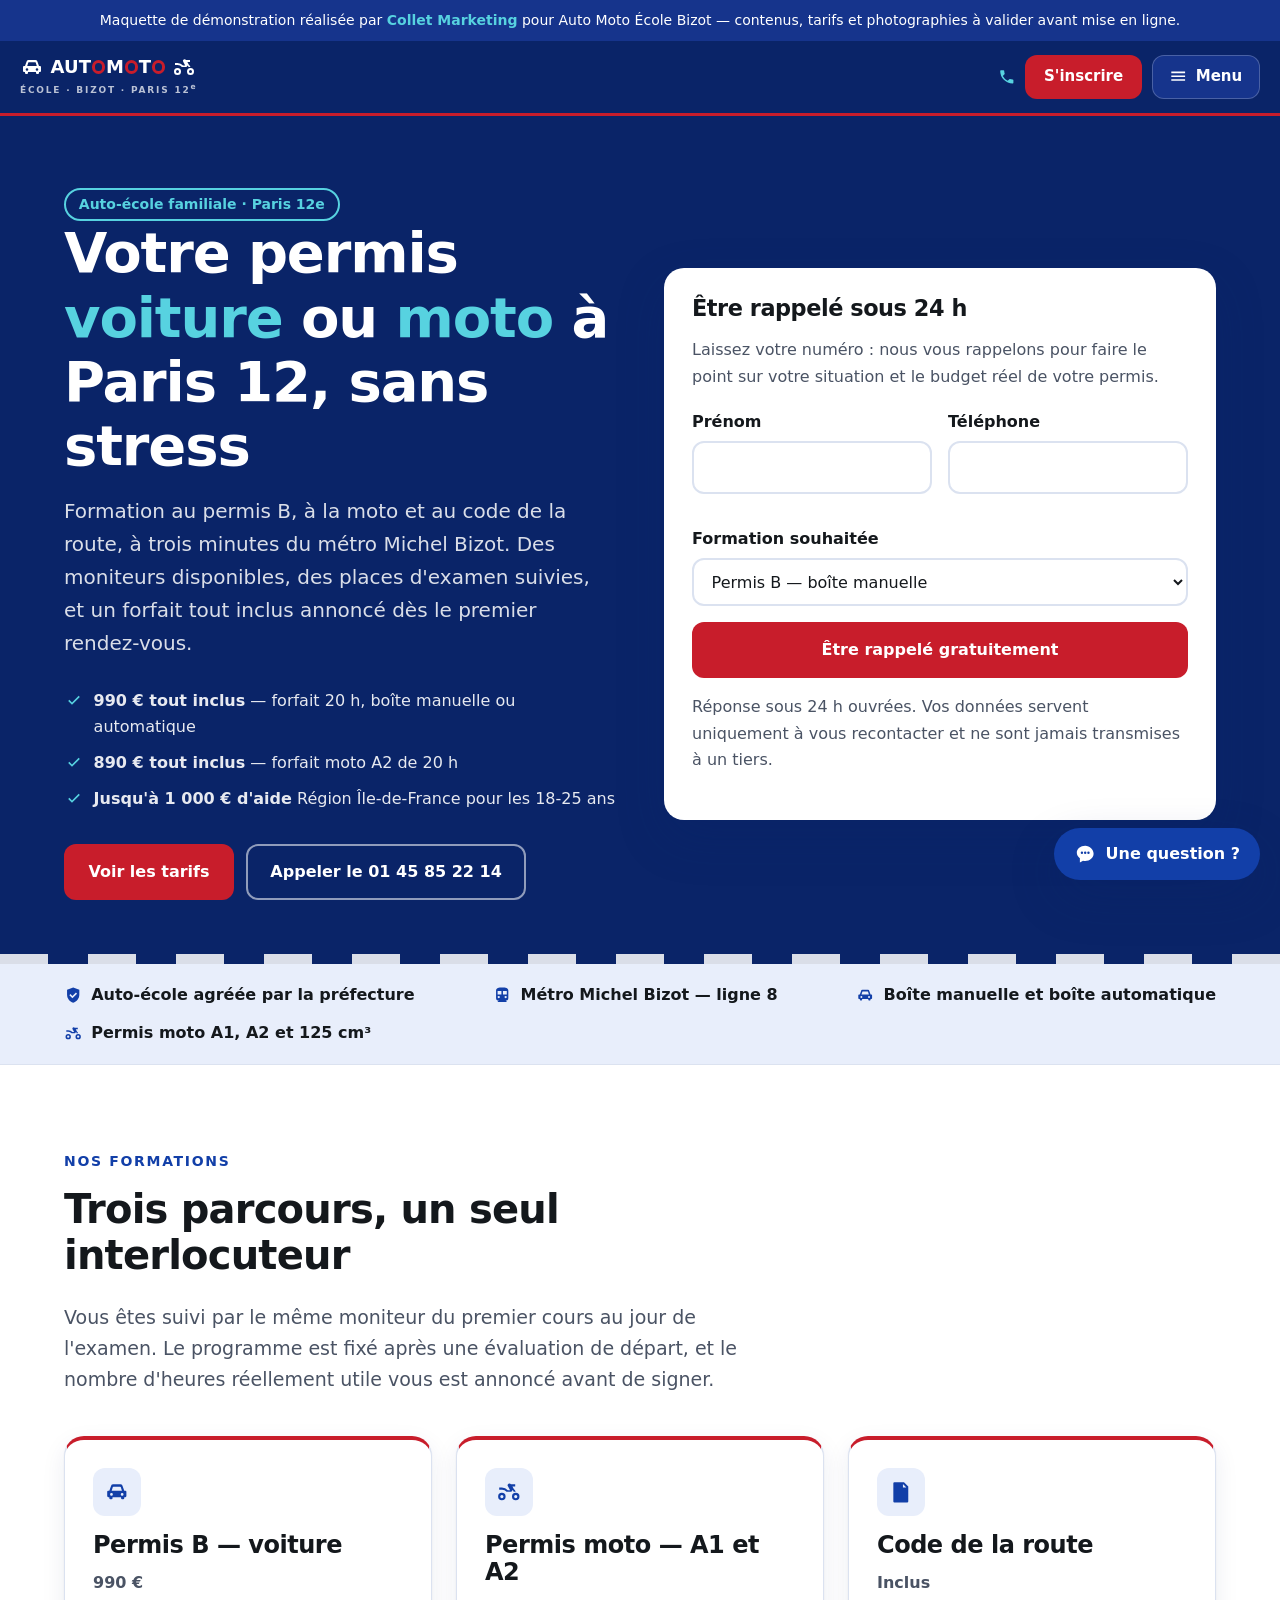
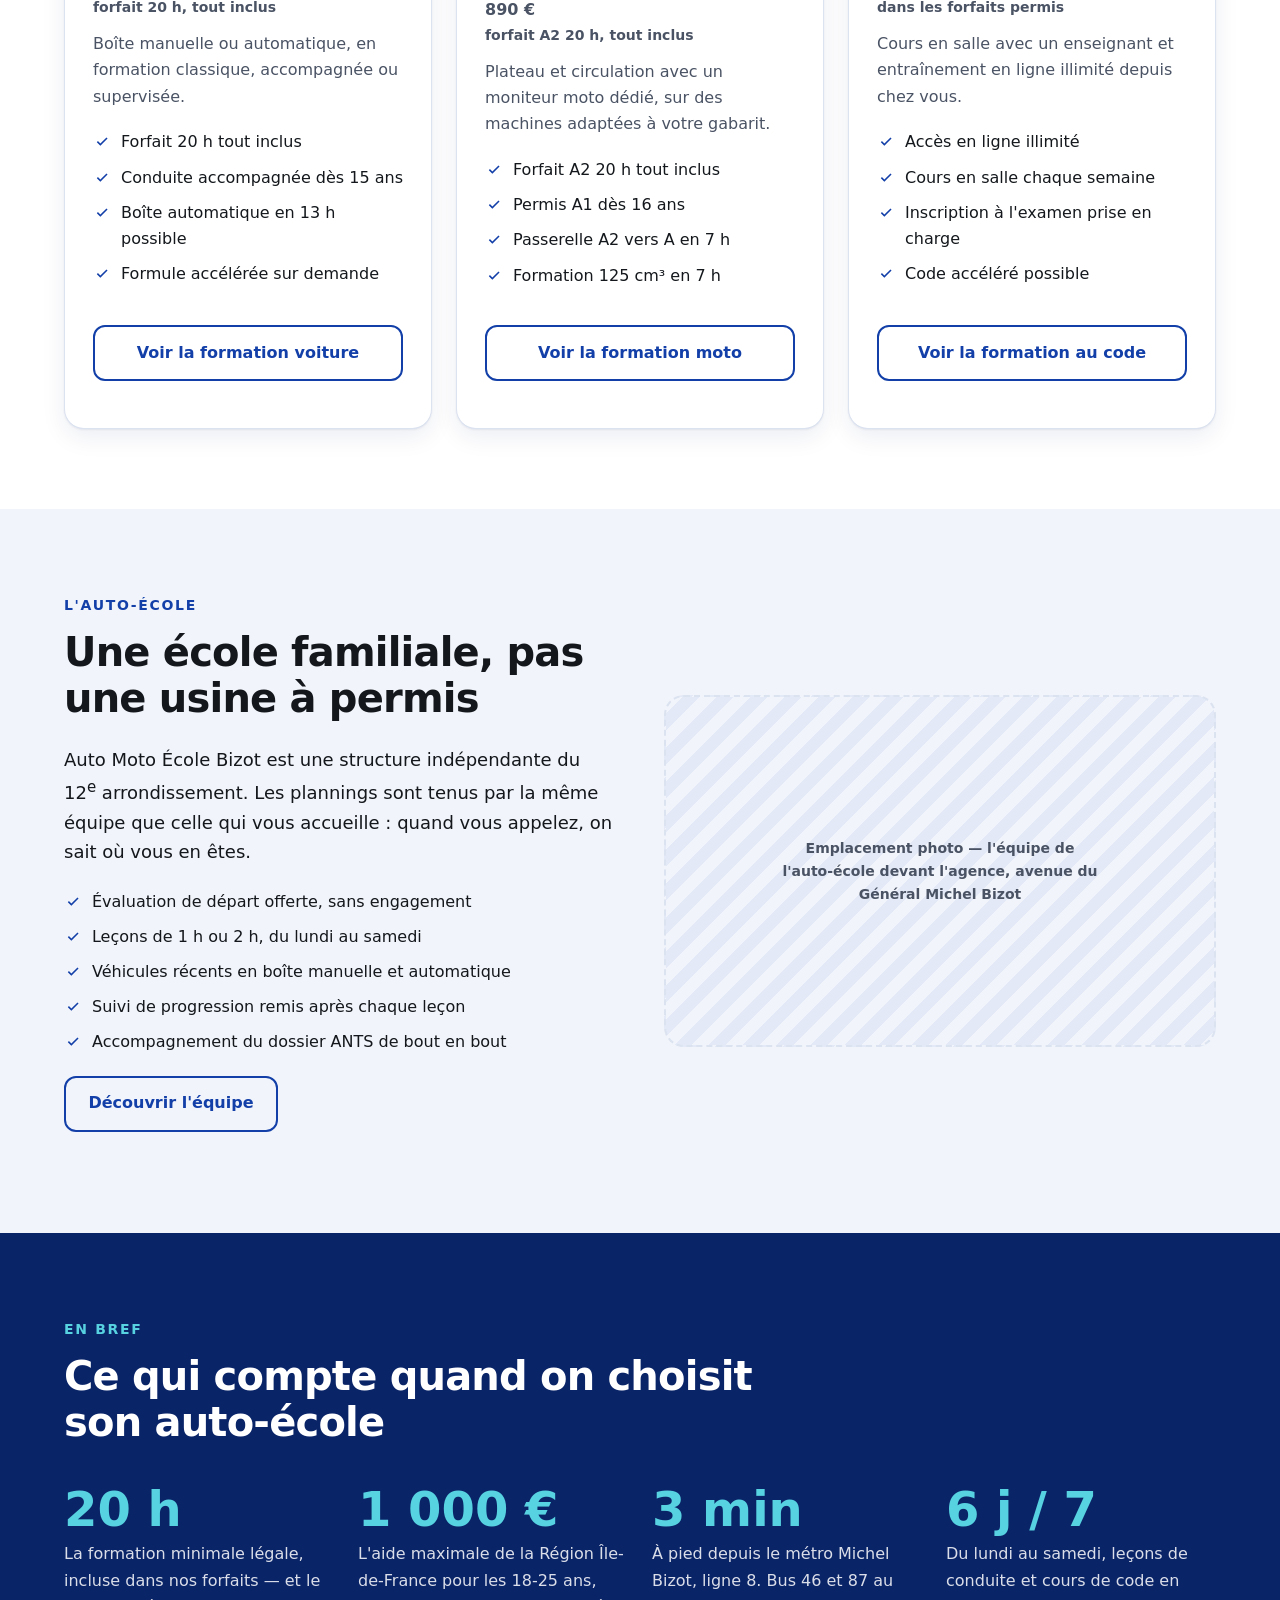
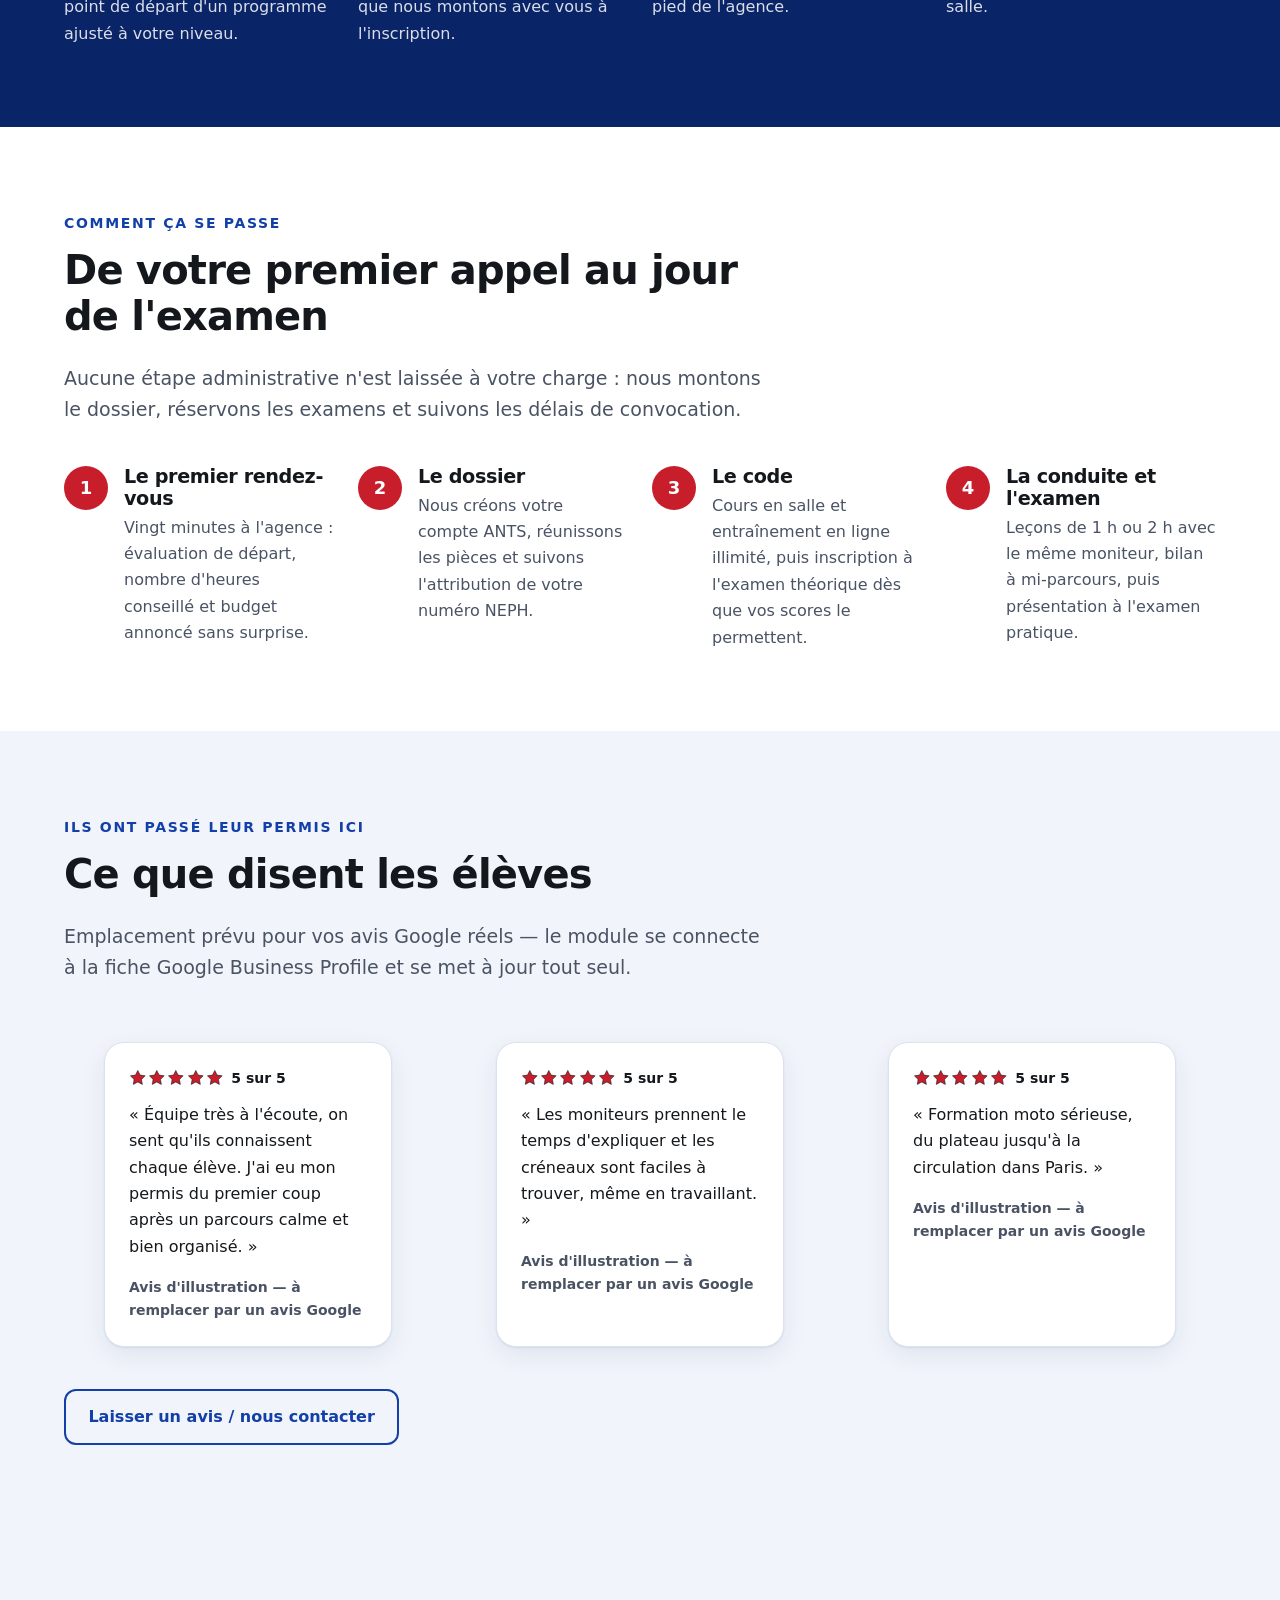
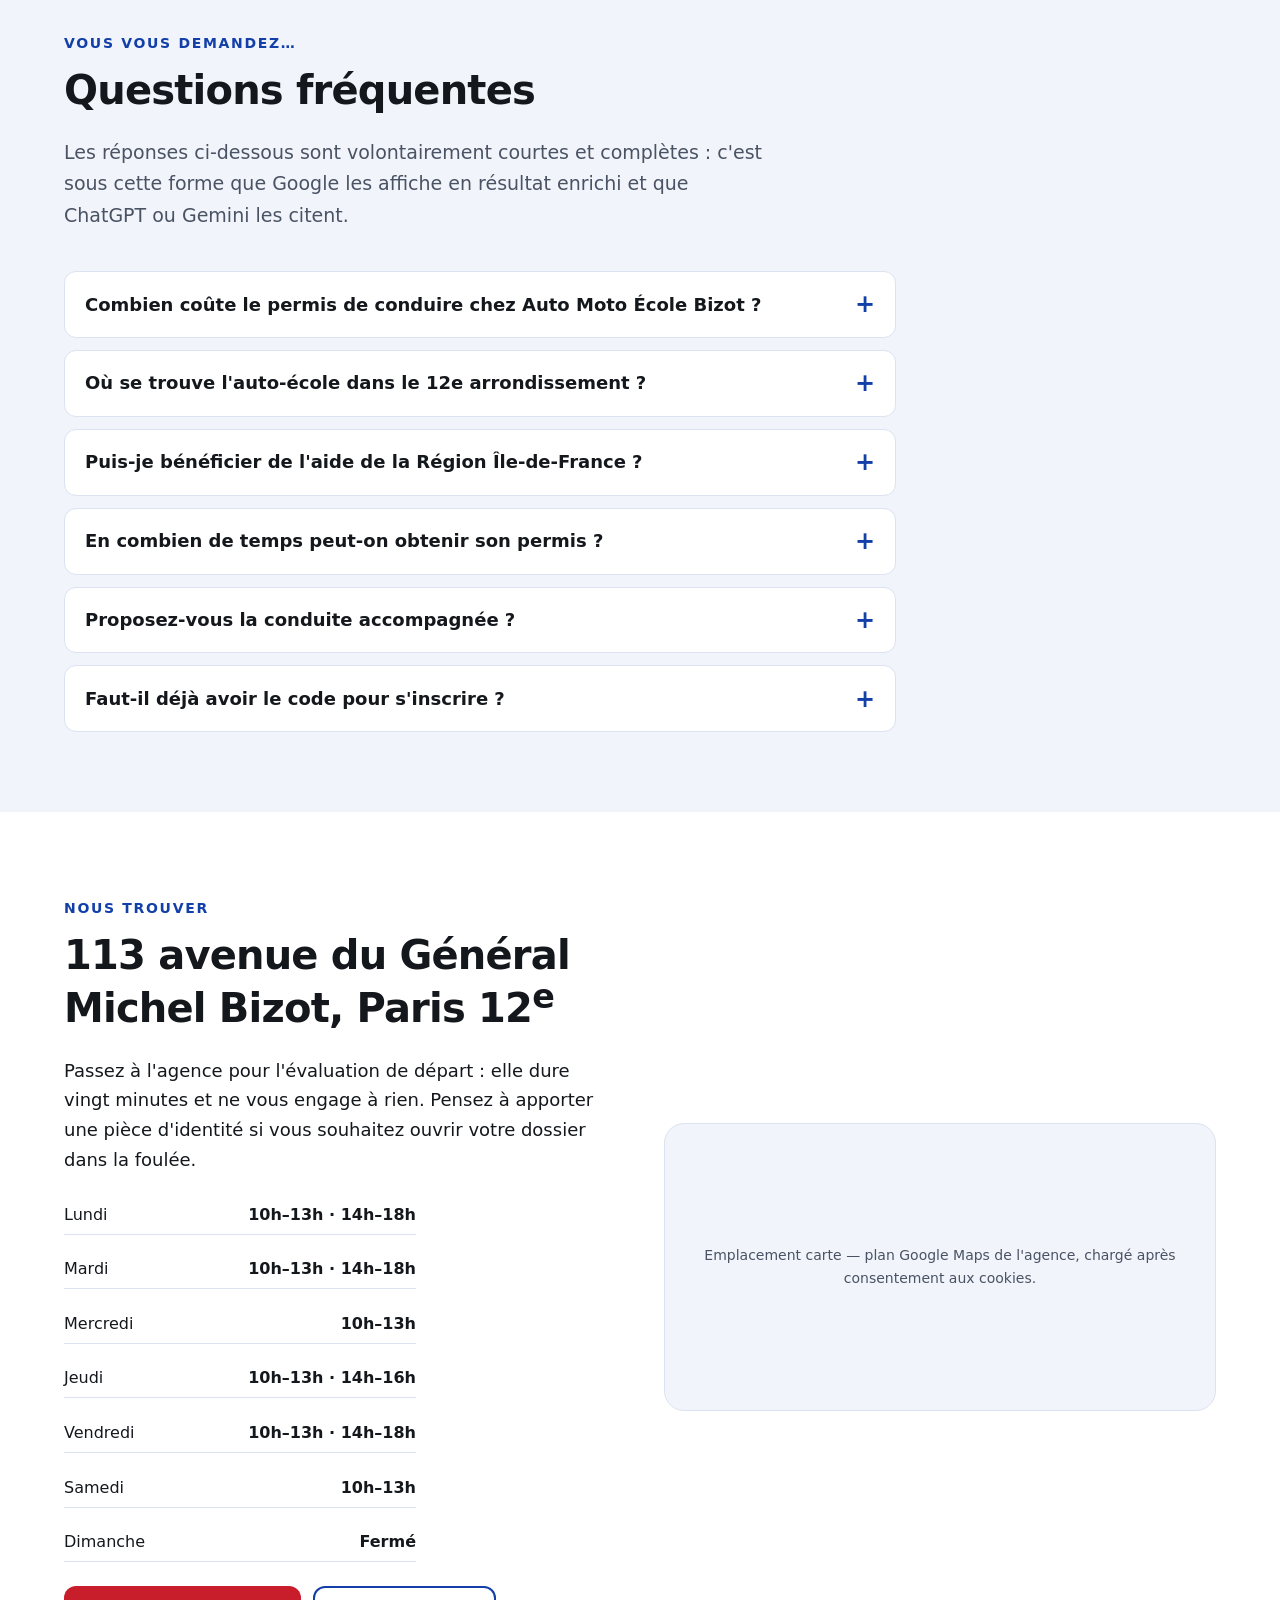
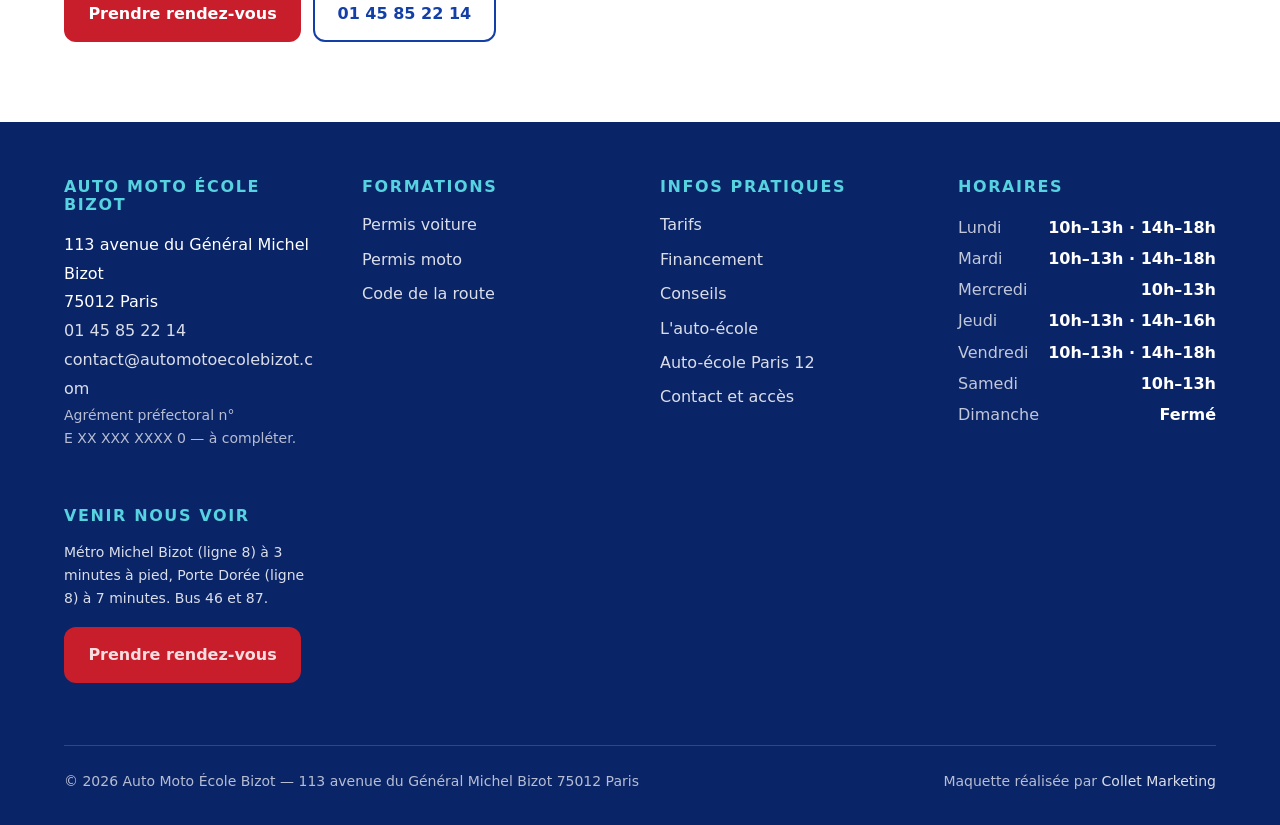
<file: index.html>
<!DOCTYPE html>
<html lang="fr">
<head>
<meta charset="utf-8">
<meta name="viewport" content="width=device-width, initial-scale=1">
<title>Auto-école à Paris 12 — permis voiture et moto | Auto Moto École Bizot</title>
<meta name="description" content="Auto-école familiale au 113 avenue du Général Michel Bizot, Paris 12e. Permis B dès 990 € tout inclus, permis moto A2 dès 890 €, code inclus. Aide Région jusqu'à 1 000 €.">
<link rel="canonical" href="https://www.automotoecolebizot.com/">
<meta name="theme-color" content="#123fa8">
<meta property="og:type" content="website">
<meta property="og:locale" content="fr_FR">
<meta property="og:site_name" content="Auto Moto École Bizot">
<meta property="og:title" content="Auto-école à Paris 12 — permis voiture et moto | Auto Moto École Bizot">
<meta property="og:description" content="Auto-école familiale au 113 avenue du Général Michel Bizot, Paris 12e. Permis B dès 990 € tout inclus, permis moto A2 dès 890 €, code inclus. Aide Région jusqu'à 1 000 €.">
<meta property="og:url" content="https://www.automotoecolebizot.com/">
<meta name="twitter:card" content="summary_large_image">
<link rel="stylesheet" href="assets/css/bizot.css?v=4ac0fec944">
<script type="application/ld+json">{"@context":"https://schema.org","@type":["DrivingSchool","LocalBusiness"],"@id":"https://www.automotoecolebizot.com/#etablissement","name":"Auto Moto École Bizot","legalName":"AUTO MOTO ECOLE BIZOT","url":"https://www.automotoecolebizot.com/","telephone":"+33145852214","email":"contact@automotoecolebizot.com","image":"https://www.automotoecolebizot.com/assets/img/devanture.jpg","priceRange":"€€","currenciesAccepted":"EUR","address":{"@type":"PostalAddress","streetAddress":"113 avenue du Général Michel Bizot","postalCode":"75012","addressLocality":"Paris","addressRegion":"Île-de-France","addressCountry":"FR"},"geo":{"@type":"GeoCoordinates","latitude":"48.8368","longitude":"2.4048"},"openingHoursSpecification":[{"@type":"OpeningHoursSpecification","dayOfWeek":["Monday","Tuesday","Friday"],"opens":"10:00","closes":"13:00"},{"@type":"OpeningHoursSpecification","dayOfWeek":["Monday","Tuesday","Friday"],"opens":"14:00","closes":"18:00"},{"@type":"OpeningHoursSpecification","dayOfWeek":["Wednesday","Saturday"],"opens":"10:00","closes":"13:00"},{"@type":"OpeningHoursSpecification","dayOfWeek":"Thursday","opens":"10:00","closes":"13:00"},{"@type":"OpeningHoursSpecification","dayOfWeek":"Thursday","opens":"14:00","closes":"16:00"}],"areaServed":[{"@type":"City","name":"Paris 12e"},{"@type":"City","name":"Saint-Mandé"},{"@type":"City","name":"Charenton-le-Pont"},{"@type":"City","name":"Vincennes"}],"hasOfferCatalog":{"@type":"OfferCatalog","name":"Formations au permis de conduire","itemListElement":[{"@type":"Offer","name":"Permis B — forfait 20 h boîte manuelle","price":"990","priceCurrency":"EUR"},{"@type":"Offer","name":"Permis B — forfait 20 h boîte automatique","price":"990","priceCurrency":"EUR"},{"@type":"Offer","name":"Permis A2 — forfait 20 h moto","price":"890","priceCurrency":"EUR"}]},"publicAccess":true,"sameAs":["https://www.instagram.com/"]}</script>
<script type="application/ld+json">{"@context":"https://schema.org","@type":"FAQPage","mainEntity":[{"@type":"Question","name":"Combien coûte le permis de conduire chez Auto Moto École Bizot ?","acceptedAnswer":{"@type":"Answer","text":"Le forfait permis B de 20 heures est affiché à 990 € tout inclus, en boîte manuelle comme en boîte automatique. Le forfait moto A2 de 20 heures est à 890 € tout inclus. Ces montants comprennent l'accès au code en ligne, l'accompagnement du dossier et la présentation aux examens ; les heures supplémentaires éventuelles sont facturées à l'unité."}},{"@type":"Question","name":"Où se trouve l'auto-école dans le 12e arrondissement ?","acceptedAnswer":{"@type":"Answer","text":"Au 113 avenue du Général Michel Bizot, 75012 Paris, à trois minutes à pied du métro Michel Bizot (ligne 8) et à sept minutes de Porte Dorée. Les bus 46 et 87 desservent l'avenue."}},{"@type":"Question","name":"Puis-je bénéficier de l'aide de la Région Île-de-France ?","acceptedAnswer":{"@type":"Answer","text":"Oui. L'auto-école est partenaire du dispositif régional : les jeunes Franciliens de 18 à 25 ans peuvent obtenir jusqu'à 1 000 € d'aide, sous conditions de ressources et d'engagement citoyen. Nous montons le dossier avec vous lors de l'inscription."}},{"@type":"Question","name":"En combien de temps peut-on obtenir son permis ?","acceptedAnswer":{"@type":"Answer","text":"Comptez en moyenne trois à quatre mois entre l'inscription et l'examen pratique, en tenant compte du délai d'obtention du code et de l'attribution d'une place d'examen. Une formule accélérée permet de passer le permis en quelques semaines si votre disponibilité le permet."}},{"@type":"Question","name":"Proposez-vous la conduite accompagnée ?","acceptedAnswer":{"@type":"Answer","text":"Oui, dès 15 ans, ainsi que la conduite supervisée à partir de 18 ans. Les deux formules incluent la formation initiale de 20 heures, les rendez-vous pédagogiques et le suivi de l'accompagnateur."}},{"@type":"Question","name":"Faut-il déjà avoir le code pour s'inscrire ?","acceptedAnswer":{"@type":"Answer","text":"Non. Vous pouvez vous inscrire à la formation complète — code et conduite — ou à la conduite seule si vous détenez déjà un code en cours de validité (valable cinq ans et cinq présentations à l'examen pratique)."}}]}</script>
<script type="application/ld+json">{"@context":"https://schema.org","@type":"WebSite","name":"Auto Moto École Bizot","url":"https://www.automotoecolebizot.com/"}</script>
</head>
<body>
<a class="saut-navigation" href="#contenu">Aller au contenu</a>
<div class="bandeau-maquette">Maquette de démonstration réalisée par <strong>Collet Marketing</strong> pour Auto Moto École Bizot — contenus, tarifs et photographies à valider avant mise en ligne.</div>
<header class="entete">
  <div class="conteneur entete__barre">
    <a class="logo" href="index.html" aria-current="page">
      <span class="logo__lockup" aria-hidden="true"><svg class="logo__vehicule" viewBox="0 0 24 24" aria-hidden="true" focusable="false"><path d="M5 11l1.5-4.3A2 2 0 0 1 8.4 5h7.2a2 2 0 0 1 1.9 1.7L19 11h1a1 1 0 0 1 1 1v4a1 1 0 0 1-1 1h-1v1a1 1 0 0 1-1 1h-1a1 1 0 0 1-1-1v-1H8v1a1 1 0 0 1-1 1H6a1 1 0 0 1-1-1v-1H4a1 1 0 0 1-1-1v-4a1 1 0 0 1 1-1zm2.2 0h9.6l-1.1-3.4a.6.6 0 0 0-.5-.4H8.8a.6.6 0 0 0-.5.4zM7 13.2a1.3 1.3 0 1 0 0 2.6 1.3 1.3 0 0 0 0-2.6zm10 0a1.3 1.3 0 1 0 0 2.6 1.3 1.3 0 0 0 0-2.6z"/></svg><span class="logo__mot">AUT<i class="logo__o"></i>M<i class="logo__o"></i>T<i class="logo__o"></i></span><svg class="logo__vehicule" viewBox="0 0 24 24" aria-hidden="true" focusable="false"><path d="M5.5 13a3.5 3.5 0 1 0 0 7 3.5 3.5 0 0 0 0-7zm13 0a3.5 3.5 0 1 0 0 7 3.5 3.5 0 0 0 0-7zm-13 2a1.5 1.5 0 1 1 0 3 1.5 1.5 0 0 1 0-3zm13 0a1.5 1.5 0 1 1 0 3 1.5 1.5 0 0 1 0-3zM14 5h4v2h-2.6l1.3 2.4A5.5 5.5 0 0 1 18.5 12h-2a3.5 3.5 0 0 0-.8-1.6L14.4 12H9.9a5.5 5.5 0 0 0-4.4-2H3V8h2.5a7.5 7.5 0 0 1 5.6 2.5h2.1l-2-3.7A1.5 1.5 0 0 1 14 5z"/></svg></span><span class="logo__sous" aria-hidden="true">ÉCOLE · BIZOT<span class="logo__ville"> · PARIS 12<sup>e</sup></span></span>
      <span class="visuellement-cache">Auto Moto École Bizot — accueil</span>
    </a>
    <nav class="nav" aria-label="Navigation principale">
      <ul class="nav__liste"><li class="nav__groupe" data-groupe><button class="nav__lien nav__declencheur" type="button" data-groupe-bouton aria-expanded="false" aria-controls="menu-formations">Formations<svg class="nav__chevron" viewBox="0 0 24 24" aria-hidden="true" focusable="false"><path d="M12 15.4 5.6 9l1.4-1.4 5 5 5-5L18.4 9z"/></svg></button><ul class="nav__sous" id="menu-formations"><li><a class="nav__sous-lien" href="permis-voiture.html">Permis voiture</a></li><li><a class="nav__sous-lien" href="permis-moto.html">Permis moto</a></li><li><a class="nav__sous-lien" href="code-de-la-route.html">Code de la route</a></li></ul></li><li><a class="nav__lien" href="tarifs.html">Tarifs</a></li><li><a class="nav__lien" href="financement.html">Financement</a></li><li><a class="nav__lien" href="blog.html">Conseils</a></li><li><a class="nav__lien" href="a-propos.html">L'auto-école</a></li></ul>
    </nav>
    <div class="entete__actions">
      <a class="tel-entete" href="tel:+33145852214"><svg viewBox="0 0 24 24" aria-hidden="true" focusable="false"><path d="M6.6 10.8a15.1 15.1 0 0 0 6.6 6.6l2.2-2.2a1 1 0 0 1 1-.24 11.4 11.4 0 0 0 3.6.58 1 1 0 0 1 1 1V20a1 1 0 0 1-1 1A17 17 0 0 1 3 4a1 1 0 0 1 1-1h3.5a1 1 0 0 1 1 1 11.4 11.4 0 0 0 .58 3.6 1 1 0 0 1-.25 1z"/></svg><span class="tel-entete__texte">01 45 85 22 14</span></a>
      <a class="bouton bouton--principal entete__cta" href="contact.html">S'inscrire</a>
      <button class="bouton-menu" type="button" data-tiroir-ouvrir aria-label="Menu"
              aria-expanded="false" aria-controls="tiroir"><svg class="bouton-menu__icone" viewBox="0 0 24 24" aria-hidden="true" focusable="false"><path d="M3 6h18v2H3zm0 5h18v2H3zm0 5h18v2H3z"/></svg><span
              class="bouton-menu__texte">Menu</span></button>
    </div>
  </div>
</header>

<div class="voile" data-voile></div>
<div class="tiroir" id="tiroir" data-tiroir role="dialog" aria-modal="true" aria-label="Menu">
  <div class="tiroir__entete">
    <span class="tiroir__titre">Menu</span>
    <button class="tiroir__fermer" type="button" data-tiroir-fermer aria-label="Fermer le menu"><svg viewBox="0 0 24 24" aria-hidden="true" focusable="false"><path d="m12 10.6 5.3-5.3 1.4 1.4-5.3 5.3 5.3 5.3-1.4 1.4-5.3-5.3-5.3 5.3-1.4-1.4 5.3-5.3-5.3-5.3 1.4-1.4z"/></svg></button>
  </div>
  <nav class="tiroir__corps" aria-label="Navigation du menu">
    <p class="tiroir__section" id="tiroir-formations">Formations</p>
    <ul class="tiroir__liste" aria-labelledby="tiroir-formations"><li><a class="tiroir__lien" href="permis-voiture.html">Permis voiture</a></li><li><a class="tiroir__lien" href="permis-moto.html">Permis moto</a></li><li><a class="tiroir__lien" href="code-de-la-route.html">Code de la route</a></li></ul>
    <p class="tiroir__section" id="tiroir-infos">Infos pratiques</p>
    <ul class="tiroir__liste" aria-labelledby="tiroir-infos"><li><a class="tiroir__lien" href="tarifs.html">Tarifs</a></li><li><a class="tiroir__lien" href="financement.html">Financement</a></li><li><a class="tiroir__lien" href="blog.html">Conseils</a></li><li><a class="tiroir__lien" href="a-propos.html">L'auto-école</a></li><li><a class="tiroir__lien" href="auto-ecole-paris-12.html">Auto-école Paris 12</a></li><li><a class="tiroir__lien" href="contact.html">Contact et accès</a></li></ul>
  </nav>
  <div class="tiroir__pied">
    <a class="tiroir__tel" href="tel:+33145852214"><svg viewBox="0 0 24 24" aria-hidden="true" focusable="false"><path d="M6.6 10.8a15.1 15.1 0 0 0 6.6 6.6l2.2-2.2a1 1 0 0 1 1-.24 11.4 11.4 0 0 0 3.6.58 1 1 0 0 1 1 1V20a1 1 0 0 1-1 1A17 17 0 0 1 3 4a1 1 0 0 1 1-1h3.5a1 1 0 0 1 1 1 11.4 11.4 0 0 0 .58 3.6 1 1 0 0 1-.25 1z"/></svg>01 45 85 22 14</a>
    <p class="tiroir__horaire">Ouvert du lundi au samedi</p>
    <a class="bouton bouton--principal bouton--large" href="contact.html">S'inscrire</a>
  </div>
</div>
<main id="contenu">


<section class="heros sur-fond-sombre">
  <div class="conteneur heros__grille">
    <div>
      <span class="badge badge--sombre">Auto-école familiale · Paris 12e</span>
      <h1>Votre permis <em>voiture</em> ou <em>moto</em> à Paris 12, sans stress</h1>
      <p class="heros__accroche">Formation au permis B, à la moto et au code de la route,
      à trois minutes du métro Michel Bizot. Des moniteurs disponibles, des places d'examen
      suivies, et un forfait tout inclus annoncé dès le premier rendez-vous.</p>
      <ul class="heros__preuves">
        <li><svg viewBox="0 0 24 24" aria-hidden="true" focusable="false"><path d="M9.6 16.6 5 12l1.4-1.4 3.2 3.2 8-8L19 7.2z"/></svg><span><strong>990 € tout inclus</strong> — forfait 20 h, boîte manuelle ou automatique</span></li>
        <li><svg viewBox="0 0 24 24" aria-hidden="true" focusable="false"><path d="M9.6 16.6 5 12l1.4-1.4 3.2 3.2 8-8L19 7.2z"/></svg><span><strong>890 € tout inclus</strong> — forfait moto A2 de 20 h</span></li>
        <li><svg viewBox="0 0 24 24" aria-hidden="true" focusable="false"><path d="M9.6 16.6 5 12l1.4-1.4 3.2 3.2 8-8L19 7.2z"/></svg><span><strong>Jusqu'à 1 000 € d'aide</strong> Région Île-de-France pour les 18-25 ans</span></li>
      </ul>
      <div class="boutons" style="margin-top:2rem">
        <a class="bouton bouton--principal" href="tarifs.html">Voir les tarifs</a>
        <a class="bouton bouton--secondaire" href="tel:+33145852214">Appeler le 01 45 85 22 14</a>
      </div>
    </div>
    <div class="encart-devis"><form class="pile" data-demo novalidate>
  <h2>Être rappelé sous 24 h</h2>
  <p>Laissez votre numéro : nous vous rappelons pour faire le point sur votre situation et le budget réel de votre permis.</p>
  <div class="champs-2">
    <div class="champ">
      <label for="accueil-prenom">Prénom</label>
      <input id="accueil-prenom" name="prenom" type="text" autocomplete="given-name" required>
    </div>
    <div class="champ">
      <label for="accueil-tel">Téléphone</label>
      <input id="accueil-tel" name="telephone" type="tel" autocomplete="tel" required>
    </div>
  </div>
  <div class="champ">
    <label for="accueil-formation">Formation souhaitée</label>
    <select id="accueil-formation" name="formation"><option>Permis B — boîte manuelle</option><option>Permis B — boîte automatique</option><option>Conduite accompagnée (AAC)</option><option>Permis moto A1 / A2</option><option>Formation 125 cm³ (7 h)</option><option>Code de la route seul</option><option>Je ne sais pas encore</option></select>
  </div>
  <p class="champ"><button class="bouton bouton--principal bouton--large" type="submit">
    Être rappelé gratuitement</button></p>
  <p class="mention">Réponse sous 24 h ouvrées. Vos données servent uniquement à vous
  recontacter et ne sont jamais transmises à un tiers.</p>
  <div class="formulaire__retour" data-retour role="status" hidden></div>
</form></div>
  </div>
</section>

<section class="rassurance">
  <div class="conteneur">
    <ul class="rassurance__liste">
      <li><svg viewBox="0 0 24 24" aria-hidden="true" focusable="false"><path d="M12 2 4 5v6.5c0 4.7 3.4 9.1 8 10.5 4.6-1.4 8-5.8 8-10.5V5zm-1 14-4-4 1.4-1.4L11 13.2l4.6-4.6L17 10z"/></svg><span>Auto-école agréée par la préfecture</span></li>
      <li><svg viewBox="0 0 24 24" aria-hidden="true" focusable="false"><path d="M12 2C7.6 2 4 2.5 4 6v9.5A3.5 3.5 0 0 0 7.5 19L6 20.5v.5h12v-.5L16.5 19a3.5 3.5 0 0 0 3.5-3.5V6c0-3.5-3.6-4-8-4zM7.5 16A1.5 1.5 0 1 1 9 14.5 1.5 1.5 0 0 1 7.5 16zM11 11H6V6.5h5zm2 0V6.5h5V11zm3.5 5a1.5 1.5 0 1 1 1.5-1.5 1.5 1.5 0 0 1-1.5 1.5z"/></svg><span>Métro Michel Bizot — ligne 8</span></li>
      <li><svg viewBox="0 0 24 24" aria-hidden="true" focusable="false"><path d="M5 11l1.5-4.3A2 2 0 0 1 8.4 5h7.2a2 2 0 0 1 1.9 1.7L19 11h1a1 1 0 0 1 1 1v4a1 1 0 0 1-1 1h-1v1a1 1 0 0 1-1 1h-1a1 1 0 0 1-1-1v-1H8v1a1 1 0 0 1-1 1H6a1 1 0 0 1-1-1v-1H4a1 1 0 0 1-1-1v-4a1 1 0 0 1 1-1zm2.2 0h9.6l-1.1-3.4a.6.6 0 0 0-.5-.4H8.8a.6.6 0 0 0-.5.4zM7 13.2a1.3 1.3 0 1 0 0 2.6 1.3 1.3 0 0 0 0-2.6zm10 0a1.3 1.3 0 1 0 0 2.6 1.3 1.3 0 0 0 0-2.6z"/></svg><span>Boîte manuelle et boîte automatique</span></li>
      <li><svg viewBox="0 0 24 24" aria-hidden="true" focusable="false"><path d="M5.5 13a3.5 3.5 0 1 0 0 7 3.5 3.5 0 0 0 0-7zm13 0a3.5 3.5 0 1 0 0 7 3.5 3.5 0 0 0 0-7zm-13 2a1.5 1.5 0 1 1 0 3 1.5 1.5 0 0 1 0-3zm13 0a1.5 1.5 0 1 1 0 3 1.5 1.5 0 0 1 0-3zM14 5h4v2h-2.6l1.3 2.4A5.5 5.5 0 0 1 18.5 12h-2a3.5 3.5 0 0 0-.8-1.6L14.4 12H9.9a5.5 5.5 0 0 0-4.4-2H3V8h2.5a7.5 7.5 0 0 1 5.6 2.5h2.1l-2-3.7A1.5 1.5 0 0 1 14 5z"/></svg><span>Permis moto A1, A2 et 125 cm³</span></li>
    </ul>
  </div>
</section>

<section class="section">
  <div class="conteneur">
    <div class="section__intro">
      <span class="surtitre">Nos formations</span>
      <h2>Trois parcours, un seul interlocuteur</h2>
      <p>Vous êtes suivi par le même moniteur du premier cours au jour de l'examen. Le
      programme est fixé après une évaluation de départ, et le nombre d'heures réellement
      utile vous est annoncé avant de signer.</p>
    </div>
    <div class="grille grille--3"><article class="carte carte--formation"><span class="carte__icone"><svg viewBox="0 0 24 24" aria-hidden="true" focusable="false"><path d="M5 11l1.5-4.3A2 2 0 0 1 8.4 5h7.2a2 2 0 0 1 1.9 1.7L19 11h1a1 1 0 0 1 1 1v4a1 1 0 0 1-1 1h-1v1a1 1 0 0 1-1 1h-1a1 1 0 0 1-1-1v-1H8v1a1 1 0 0 1-1 1H6a1 1 0 0 1-1-1v-1H4a1 1 0 0 1-1-1v-4a1 1 0 0 1 1-1zm2.2 0h9.6l-1.1-3.4a.6.6 0 0 0-.5-.4H8.8a.6.6 0 0 0-.5.4zM7 13.2a1.3 1.3 0 1 0 0 2.6 1.3 1.3 0 0 0 0-2.6zm10 0a1.3 1.3 0 1 0 0 2.6 1.3 1.3 0 0 0 0-2.6z"/></svg></span><h3>Permis B — voiture</h3><p class="carte__prix">990 €<small>forfait 20 h, tout inclus</small></p><p>Boîte manuelle ou automatique, en formation classique, accompagnée ou supervisée.</p><ul class="liste-cochee"><li><svg viewBox="0 0 24 24" aria-hidden="true" focusable="false"><path d="M9.6 16.6 5 12l1.4-1.4 3.2 3.2 8-8L19 7.2z"/></svg><span>Forfait 20 h tout inclus</span></li><li><svg viewBox="0 0 24 24" aria-hidden="true" focusable="false"><path d="M9.6 16.6 5 12l1.4-1.4 3.2 3.2 8-8L19 7.2z"/></svg><span>Conduite accompagnée dès 15 ans</span></li><li><svg viewBox="0 0 24 24" aria-hidden="true" focusable="false"><path d="M9.6 16.6 5 12l1.4-1.4 3.2 3.2 8-8L19 7.2z"/></svg><span>Boîte automatique en 13 h possible</span></li><li><svg viewBox="0 0 24 24" aria-hidden="true" focusable="false"><path d="M9.6 16.6 5 12l1.4-1.4 3.2 3.2 8-8L19 7.2z"/></svg><span>Formule accélérée sur demande</span></li></ul><p class="carte__pied"><a class="bouton bouton--secondaire bouton--large" href="permis-voiture.html">Voir la formation voiture</a></p></article><article class="carte carte--formation"><span class="carte__icone"><svg viewBox="0 0 24 24" aria-hidden="true" focusable="false"><path d="M5.5 13a3.5 3.5 0 1 0 0 7 3.5 3.5 0 0 0 0-7zm13 0a3.5 3.5 0 1 0 0 7 3.5 3.5 0 0 0 0-7zm-13 2a1.5 1.5 0 1 1 0 3 1.5 1.5 0 0 1 0-3zm13 0a1.5 1.5 0 1 1 0 3 1.5 1.5 0 0 1 0-3zM14 5h4v2h-2.6l1.3 2.4A5.5 5.5 0 0 1 18.5 12h-2a3.5 3.5 0 0 0-.8-1.6L14.4 12H9.9a5.5 5.5 0 0 0-4.4-2H3V8h2.5a7.5 7.5 0 0 1 5.6 2.5h2.1l-2-3.7A1.5 1.5 0 0 1 14 5z"/></svg></span><h3>Permis moto — A1 et A2</h3><p class="carte__prix">890 €<small>forfait A2 20 h, tout inclus</small></p><p>Plateau et circulation avec un moniteur moto dédié, sur des machines adaptées à votre gabarit.</p><ul class="liste-cochee"><li><svg viewBox="0 0 24 24" aria-hidden="true" focusable="false"><path d="M9.6 16.6 5 12l1.4-1.4 3.2 3.2 8-8L19 7.2z"/></svg><span>Forfait A2 20 h tout inclus</span></li><li><svg viewBox="0 0 24 24" aria-hidden="true" focusable="false"><path d="M9.6 16.6 5 12l1.4-1.4 3.2 3.2 8-8L19 7.2z"/></svg><span>Permis A1 dès 16 ans</span></li><li><svg viewBox="0 0 24 24" aria-hidden="true" focusable="false"><path d="M9.6 16.6 5 12l1.4-1.4 3.2 3.2 8-8L19 7.2z"/></svg><span>Passerelle A2 vers A en 7 h</span></li><li><svg viewBox="0 0 24 24" aria-hidden="true" focusable="false"><path d="M9.6 16.6 5 12l1.4-1.4 3.2 3.2 8-8L19 7.2z"/></svg><span>Formation 125 cm³ en 7 h</span></li></ul><p class="carte__pied"><a class="bouton bouton--secondaire bouton--large" href="permis-moto.html">Voir la formation moto</a></p></article><article class="carte carte--formation"><span class="carte__icone"><svg viewBox="0 0 24 24" aria-hidden="true" focusable="false"><path d="M6 3h9l4 4v14a1 1 0 0 1-1 1H6a1 1 0 0 1-1-1V4a1 1 0 0 1 1-1zm8 1.8V8h3.2zM8 11h8v2H8zm0 4h8v2H8z"/></svg></span><h3>Code de la route</h3><p class="carte__prix">Inclus<small>dans les forfaits permis</small></p><p>Cours en salle avec un enseignant et entraînement en ligne illimité depuis chez vous.</p><ul class="liste-cochee"><li><svg viewBox="0 0 24 24" aria-hidden="true" focusable="false"><path d="M9.6 16.6 5 12l1.4-1.4 3.2 3.2 8-8L19 7.2z"/></svg><span>Accès en ligne illimité</span></li><li><svg viewBox="0 0 24 24" aria-hidden="true" focusable="false"><path d="M9.6 16.6 5 12l1.4-1.4 3.2 3.2 8-8L19 7.2z"/></svg><span>Cours en salle chaque semaine</span></li><li><svg viewBox="0 0 24 24" aria-hidden="true" focusable="false"><path d="M9.6 16.6 5 12l1.4-1.4 3.2 3.2 8-8L19 7.2z"/></svg><span>Inscription à l'examen prise en charge</span></li><li><svg viewBox="0 0 24 24" aria-hidden="true" focusable="false"><path d="M9.6 16.6 5 12l1.4-1.4 3.2 3.2 8-8L19 7.2z"/></svg><span>Code accéléré possible</span></li></ul><p class="carte__pied"><a class="bouton bouton--secondaire bouton--large" href="code-de-la-route.html">Voir la formation au code</a></p></article></div>
  </div>
</section>

<section class="section section--claire">
  <div class="conteneur">
    <div class="grille grille--texte-media">
      <div>
        <span class="surtitre">L'auto-école</span>
        <h2>Une école familiale, pas une usine à permis</h2>
        <p>Auto Moto École Bizot est une structure indépendante du 12<sup>e</sup>
        arrondissement. Les plannings sont tenus par la même équipe que celle qui vous
        accueille : quand vous appelez, on sait où vous en êtes.</p>
        <ul class="liste-cochee">
          <li><svg viewBox="0 0 24 24" aria-hidden="true" focusable="false"><path d="M9.6 16.6 5 12l1.4-1.4 3.2 3.2 8-8L19 7.2z"/></svg><span>Évaluation de départ offerte, sans engagement</span></li>
          <li><svg viewBox="0 0 24 24" aria-hidden="true" focusable="false"><path d="M9.6 16.6 5 12l1.4-1.4 3.2 3.2 8-8L19 7.2z"/></svg><span>Leçons de 1 h ou 2 h, du lundi au samedi</span></li>
          <li><svg viewBox="0 0 24 24" aria-hidden="true" focusable="false"><path d="M9.6 16.6 5 12l1.4-1.4 3.2 3.2 8-8L19 7.2z"/></svg><span>Véhicules récents en boîte manuelle et automatique</span></li>
          <li><svg viewBox="0 0 24 24" aria-hidden="true" focusable="false"><path d="M9.6 16.6 5 12l1.4-1.4 3.2 3.2 8-8L19 7.2z"/></svg><span>Suivi de progression remis après chaque leçon</span></li>
          <li><svg viewBox="0 0 24 24" aria-hidden="true" focusable="false"><path d="M9.6 16.6 5 12l1.4-1.4 3.2 3.2 8-8L19 7.2z"/></svg><span>Accompagnement du dossier ANTS de bout en bout</span></li>
        </ul>
        <p><a class="bouton bouton--secondaire" href="a-propos.html">Découvrir l'équipe</a></p>
      </div>
      <div class="photo photo--haute" role="img" aria-label="l'équipe de l'auto-école devant l'agence, avenue du Général Michel Bizot"><span>Emplacement photo — l'équipe de l'auto-école devant l'agence, avenue du Général Michel Bizot</span></div>
    </div>
  </div>
</section>

<section class="section section--sombre">
  <div class="conteneur">
    <div class="section__intro">
      <span class="surtitre">En bref</span>
      <h2>Ce qui compte quand on choisit son auto-école</h2>
    </div>
    <div class="grille grille--4">
      <div class="chiffre"><span class="chiffre__valeur">20 h</span>
        <p>La formation minimale légale, incluse dans nos forfaits — et le point de départ
        d'un programme ajusté à votre niveau.</p></div>
      <div class="chiffre"><span class="chiffre__valeur">1 000 €</span>
        <p>L'aide maximale de la Région Île-de-France pour les 18-25 ans, que nous montons
        avec vous à l'inscription.</p></div>
      <div class="chiffre"><span class="chiffre__valeur">3 min</span>
        <p>À pied depuis le métro Michel Bizot, ligne 8. Bus 46 et 87 au pied de l'agence.</p></div>
      <div class="chiffre"><span class="chiffre__valeur">6 j / 7</span>
        <p>Du lundi au samedi, leçons de conduite et cours de code en salle.</p></div>
    </div>
  </div>
</section>

<section class="section">
  <div class="conteneur">
    <div class="section__intro">
      <span class="surtitre">Comment ça se passe</span>
      <h2>De votre premier appel au jour de l'examen</h2>
      <p>Aucune étape administrative n'est laissée à votre charge&nbsp;: nous montons le
      dossier, réservons les examens et suivons les délais de convocation.</p>
    </div>
    <div class="grille grille--4"><div class="etape"><span class="etape__numero">1</span><h3>Le premier rendez-vous</h3><p>Vingt minutes à l'agence : évaluation de départ, nombre d'heures conseillé et budget annoncé sans surprise.</p></div><div class="etape"><span class="etape__numero">2</span><h3>Le dossier</h3><p>Nous créons votre compte ANTS, réunissons les pièces et suivons l'attribution de votre numéro NEPH.</p></div><div class="etape"><span class="etape__numero">3</span><h3>Le code</h3><p>Cours en salle et entraînement en ligne illimité, puis inscription à l'examen théorique dès que vos scores le permettent.</p></div><div class="etape"><span class="etape__numero">4</span><h3>La conduite et l'examen</h3><p>Leçons de 1 h ou 2 h avec le même moniteur, bilan à mi-parcours, puis présentation à l'examen pratique.</p></div></div>
  </div>
</section>

<section class="section section--claire">
  <div class="conteneur">
    <div class="section__intro">
      <span class="surtitre">Ils ont passé leur permis ici</span>
      <h2>Ce que disent les élèves</h2>
      <p>Emplacement prévu pour vos avis Google réels — le module se connecte à la fiche
      Google Business Profile et se met à jour tout seul.</p>
    </div>
    <div class="grille grille--3"><figure class="avis">
  <p class="note"><span class="note__etoiles" aria-hidden="true"><svg viewBox="0 0 24 24" aria-hidden="true" focusable="false"><path d="m12 2 3.1 6.3 6.9 1-5 4.9 1.2 6.8-6.2-3.3-6.2 3.3L7 14.2l-5-4.9 6.9-1z"/></svg><svg viewBox="0 0 24 24" aria-hidden="true" focusable="false"><path d="m12 2 3.1 6.3 6.9 1-5 4.9 1.2 6.8-6.2-3.3-6.2 3.3L7 14.2l-5-4.9 6.9-1z"/></svg><svg viewBox="0 0 24 24" aria-hidden="true" focusable="false"><path d="m12 2 3.1 6.3 6.9 1-5 4.9 1.2 6.8-6.2-3.3-6.2 3.3L7 14.2l-5-4.9 6.9-1z"/></svg><svg viewBox="0 0 24 24" aria-hidden="true" focusable="false"><path d="m12 2 3.1 6.3 6.9 1-5 4.9 1.2 6.8-6.2-3.3-6.2 3.3L7 14.2l-5-4.9 6.9-1z"/></svg><svg viewBox="0 0 24 24" aria-hidden="true" focusable="false"><path d="m12 2 3.1 6.3 6.9 1-5 4.9 1.2 6.8-6.2-3.3-6.2 3.3L7 14.2l-5-4.9 6.9-1z"/></svg></span>
    <span class="note__texte">5 sur 5</span></p>
  <blockquote>« Équipe très à l'écoute, on sent qu'ils connaissent chaque élève. J'ai eu mon permis du premier coup après un parcours calme et bien organisé. »</blockquote>
  <figcaption>Avis d'illustration — à remplacer par un avis Google</figcaption>
</figure><figure class="avis">
  <p class="note"><span class="note__etoiles" aria-hidden="true"><svg viewBox="0 0 24 24" aria-hidden="true" focusable="false"><path d="m12 2 3.1 6.3 6.9 1-5 4.9 1.2 6.8-6.2-3.3-6.2 3.3L7 14.2l-5-4.9 6.9-1z"/></svg><svg viewBox="0 0 24 24" aria-hidden="true" focusable="false"><path d="m12 2 3.1 6.3 6.9 1-5 4.9 1.2 6.8-6.2-3.3-6.2 3.3L7 14.2l-5-4.9 6.9-1z"/></svg><svg viewBox="0 0 24 24" aria-hidden="true" focusable="false"><path d="m12 2 3.1 6.3 6.9 1-5 4.9 1.2 6.8-6.2-3.3-6.2 3.3L7 14.2l-5-4.9 6.9-1z"/></svg><svg viewBox="0 0 24 24" aria-hidden="true" focusable="false"><path d="m12 2 3.1 6.3 6.9 1-5 4.9 1.2 6.8-6.2-3.3-6.2 3.3L7 14.2l-5-4.9 6.9-1z"/></svg><svg viewBox="0 0 24 24" aria-hidden="true" focusable="false"><path d="m12 2 3.1 6.3 6.9 1-5 4.9 1.2 6.8-6.2-3.3-6.2 3.3L7 14.2l-5-4.9 6.9-1z"/></svg></span>
    <span class="note__texte">5 sur 5</span></p>
  <blockquote>« Les moniteurs prennent le temps d'expliquer et les créneaux sont faciles à trouver, même en travaillant. »</blockquote>
  <figcaption>Avis d'illustration — à remplacer par un avis Google</figcaption>
</figure><figure class="avis">
  <p class="note"><span class="note__etoiles" aria-hidden="true"><svg viewBox="0 0 24 24" aria-hidden="true" focusable="false"><path d="m12 2 3.1 6.3 6.9 1-5 4.9 1.2 6.8-6.2-3.3-6.2 3.3L7 14.2l-5-4.9 6.9-1z"/></svg><svg viewBox="0 0 24 24" aria-hidden="true" focusable="false"><path d="m12 2 3.1 6.3 6.9 1-5 4.9 1.2 6.8-6.2-3.3-6.2 3.3L7 14.2l-5-4.9 6.9-1z"/></svg><svg viewBox="0 0 24 24" aria-hidden="true" focusable="false"><path d="m12 2 3.1 6.3 6.9 1-5 4.9 1.2 6.8-6.2-3.3-6.2 3.3L7 14.2l-5-4.9 6.9-1z"/></svg><svg viewBox="0 0 24 24" aria-hidden="true" focusable="false"><path d="m12 2 3.1 6.3 6.9 1-5 4.9 1.2 6.8-6.2-3.3-6.2 3.3L7 14.2l-5-4.9 6.9-1z"/></svg><svg viewBox="0 0 24 24" aria-hidden="true" focusable="false"><path d="m12 2 3.1 6.3 6.9 1-5 4.9 1.2 6.8-6.2-3.3-6.2 3.3L7 14.2l-5-4.9 6.9-1z"/></svg></span>
    <span class="note__texte">5 sur 5</span></p>
  <blockquote>« Formation moto sérieuse, du plateau jusqu'à la circulation dans Paris. »</blockquote>
  <figcaption>Avis d'illustration — à remplacer par un avis Google</figcaption>
</figure></div>
    <p style="margin-top:1.5rem"><a class="bouton bouton--secondaire"
      href="contact.html">Laisser un avis / nous contacter</a></p>
  </div>
</section>


<section class="section section--claire">
  <div class="conteneur">
    <div class="section__intro">
      <span class="surtitre">Vous vous demandez…</span>
      <h2>Questions fréquentes</h2>
      <p>Les réponses ci-dessous sont volontairement courtes et complètes : c'est sous cette
      forme que Google les affiche en résultat enrichi et que ChatGPT ou Gemini les citent.</p>
    </div>
    <div class="faq"><details><summary>Combien coûte le permis de conduire chez Auto Moto École Bizot ?</summary><div><p>Le forfait permis B de 20 heures est affiché à 990 € tout inclus, en boîte manuelle comme en boîte automatique. Le forfait moto A2 de 20 heures est à 890 € tout inclus. Ces montants comprennent l'accès au code en ligne, l'accompagnement du dossier et la présentation aux examens ; les heures supplémentaires éventuelles sont facturées à l'unité.</p></div></details><details><summary>Où se trouve l'auto-école dans le 12e arrondissement ?</summary><div><p>Au 113 avenue du Général Michel Bizot, 75012 Paris, à trois minutes à pied du métro Michel Bizot (ligne 8) et à sept minutes de Porte Dorée. Les bus 46 et 87 desservent l'avenue.</p></div></details><details><summary>Puis-je bénéficier de l'aide de la Région Île-de-France ?</summary><div><p>Oui. L'auto-école est partenaire du dispositif régional : les jeunes Franciliens de 18 à 25 ans peuvent obtenir jusqu'à 1 000 € d'aide, sous conditions de ressources et d'engagement citoyen. Nous montons le dossier avec vous lors de l'inscription.</p></div></details><details><summary>En combien de temps peut-on obtenir son permis ?</summary><div><p>Comptez en moyenne trois à quatre mois entre l'inscription et l'examen pratique, en tenant compte du délai d'obtention du code et de l'attribution d'une place d'examen. Une formule accélérée permet de passer le permis en quelques semaines si votre disponibilité le permet.</p></div></details><details><summary>Proposez-vous la conduite accompagnée ?</summary><div><p>Oui, dès 15 ans, ainsi que la conduite supervisée à partir de 18 ans. Les deux formules incluent la formation initiale de 20 heures, les rendez-vous pédagogiques et le suivi de l'accompagnateur.</p></div></details><details><summary>Faut-il déjà avoir le code pour s'inscrire ?</summary><div><p>Non. Vous pouvez vous inscrire à la formation complète — code et conduite — ou à la conduite seule si vous détenez déjà un code en cours de validité (valable cinq ans et cinq présentations à l'examen pratique).</p></div></details></div>
  </div>
</section>

<section class="section">
  <div class="conteneur">
    <div class="grille grille--texte-media">
      <div>
        <span class="surtitre">Nous trouver</span>
        <h2>113 avenue du Général Michel Bizot, Paris 12<sup>e</sup></h2>
        <p>Passez à l'agence pour l'évaluation de départ&nbsp;: elle dure vingt minutes et
        ne vous engage à rien. Pensez à apporter une pièce d'identité si vous souhaitez
        ouvrir votre dossier dans la foulée.</p>
        <dl class="pile" style="font-size:1rem"><div style="display:flex;justify-content:space-between;gap:2rem;max-width:22rem;border-bottom:1px solid var(--trait);padding:.35rem 0"><dt>Lundi</dt><dd style="margin:0;font-weight:700">10h–13h · 14h–18h</dd></div><div style="display:flex;justify-content:space-between;gap:2rem;max-width:22rem;border-bottom:1px solid var(--trait);padding:.35rem 0"><dt>Mardi</dt><dd style="margin:0;font-weight:700">10h–13h · 14h–18h</dd></div><div style="display:flex;justify-content:space-between;gap:2rem;max-width:22rem;border-bottom:1px solid var(--trait);padding:.35rem 0"><dt>Mercredi</dt><dd style="margin:0;font-weight:700">10h–13h</dd></div><div style="display:flex;justify-content:space-between;gap:2rem;max-width:22rem;border-bottom:1px solid var(--trait);padding:.35rem 0"><dt>Jeudi</dt><dd style="margin:0;font-weight:700">10h–13h · 14h–16h</dd></div><div style="display:flex;justify-content:space-between;gap:2rem;max-width:22rem;border-bottom:1px solid var(--trait);padding:.35rem 0"><dt>Vendredi</dt><dd style="margin:0;font-weight:700">10h–13h · 14h–18h</dd></div><div style="display:flex;justify-content:space-between;gap:2rem;max-width:22rem;border-bottom:1px solid var(--trait);padding:.35rem 0"><dt>Samedi</dt><dd style="margin:0;font-weight:700">10h–13h</dd></div><div style="display:flex;justify-content:space-between;gap:2rem;max-width:22rem;border-bottom:1px solid var(--trait);padding:.35rem 0"><dt>Dimanche</dt><dd style="margin:0;font-weight:700">Fermé</dd></div></dl>
        <div class="boutons" style="margin-top:1.5rem">
          <a class="bouton bouton--principal" href="contact.html">Prendre rendez-vous</a>
          <a class="bouton bouton--secondaire" href="tel:+33145852214">01 45 85 22 14</a>
        </div>
      </div>
      <div class="plan"><span>Emplacement carte — plan Google Maps de l'agence,
      chargé après consentement aux cookies.</span></div>
    </div>
  </div>
</section>

</main>

<footer class="pied">
  <div class="conteneur">
    <div class="pied__grille">
      <div>
        <h2>Auto Moto École Bizot</h2>
        <address>
          113 avenue du Général Michel Bizot<br>75012 Paris<br>
          <a href="tel:+33145852214">01 45 85 22 14</a><br>
          <a href="mailto:contact@automotoecolebizot.com">contact@automotoecolebizot.com</a>
        </address>
        <p class="mention" style="color:rgba(255,255,255,.7)">
          Agrément préfectoral n° E&nbsp;XX&nbsp;XXX&nbsp;XXXX&nbsp;0 — à compléter.
        </p>
      </div>
      <div>
        <h2>Formations</h2>
        <ul><li><a href="permis-voiture.html">Permis voiture</a></li><li><a href="permis-moto.html">Permis moto</a></li><li><a href="code-de-la-route.html">Code de la route</a></li></ul>
      </div>
      <div>
        <h2>Infos pratiques</h2>
        <ul><li><a href="tarifs.html">Tarifs</a></li><li><a href="financement.html">Financement</a></li><li><a href="blog.html">Conseils</a></li><li><a href="a-propos.html">L'auto-école</a></li><li><a href="auto-ecole-paris-12.html">Auto-école Paris 12</a></li><li><a href="contact.html">Contact et accès</a></li></ul>
      </div>
      <div>
        <h2>Horaires</h2>
        <dl class="pied__horaires"><div><dt>Lundi</dt><dd>10h–13h · 14h–18h</dd></div><div><dt>Mardi</dt><dd>10h–13h · 14h–18h</dd></div><div><dt>Mercredi</dt><dd>10h–13h</dd></div><div><dt>Jeudi</dt><dd>10h–13h · 14h–16h</dd></div><div><dt>Vendredi</dt><dd>10h–13h · 14h–18h</dd></div><div><dt>Samedi</dt><dd>10h–13h</dd></div><div><dt>Dimanche</dt><dd>Fermé</dd></div></dl>
      </div>
      <div>
        <h2>Venir nous voir</h2>
        <p class="mention" style="color:rgba(255,255,255,.85);max-width:16rem">
          Métro Michel Bizot (ligne 8) à 3 minutes à pied, Porte Dorée (ligne 8) à 7 minutes.
          Bus 46 et 87.
        </p>
        <p><a class="bouton bouton--principal" href="contact.html">Prendre rendez-vous</a></p>
      </div>
    </div>
    <div class="pied__bas">
      <p class="sans-marge-bas">© 2026 Auto Moto École Bizot — 113 avenue du Général Michel Bizot 75012 Paris</p>
      <p class="sans-marge-bas">Maquette réalisée par <a href="https://colletmarketing.com">Collet Marketing</a></p>
    </div>
  </div>
</footer>

<!-- assistant:début -->
<div class="chat" data-chat data-prefixe="">
  <button class="chat__lanceur" type="button" data-chat-ouvrir
          aria-expanded="false" aria-controls="chat-panneau">
    <svg class="chat__icone" viewBox="0 0 24 24" aria-hidden="true" focusable="false"><path d="M12 3c-5 0-9 3.4-9 7.5 0 2.3 1.3 4.4 3.3 5.8V21l3.4-2a11 11 0 0 0 2.3.2c5 0 9-3.4 9-7.7S17 3 12 3zm-3.5 8.7a1.3 1.3 0 1 1 0-2.6 1.3 1.3 0 0 1 0 2.6zm3.5 0a1.3 1.3 0 1 1 0-2.6 1.3 1.3 0 0 1 0 2.6zm3.5 0a1.3 1.3 0 1 1 0-2.6 1.3 1.3 0 0 1 0 2.6z"/></svg><span class="chat__lanceur-texte">Une question&nbsp;?</span>
  </button>
  <section class="chat__panneau" id="chat-panneau" data-chat-panneau
           role="dialog" aria-labelledby="chat-titre">
    <header class="chat__entete">
      <div>
        <p class="chat__titre" id="chat-titre">Assistant Auto Moto École Bizot</p>
        <p class="chat__note">Réponses préparées par l'auto-école, sans IA</p>
      </div>
      <button class="chat__fermer" type="button" data-chat-fermer aria-label="Fermer la discussion"><svg viewBox="0 0 24 24" aria-hidden="true" focusable="false"><path d="m12 10.6 5.3-5.3 1.4 1.4-5.3 5.3 5.3 5.3-1.4 1.4-5.3-5.3-5.3 5.3-1.4-1.4 5.3-5.3-5.3-5.3 1.4-1.4z"/></svg></button>
    </header>
    <div class="chat__fil" data-chat-fil role="log" aria-live="polite" aria-label="Conversation"></div>
    <div class="chat__suggestions" data-chat-suggestions></div>
    <form class="chat__saisie" data-chat-form>
      <label class="visuellement-cache" for="chat-champ">Votre question</label>
      <input id="chat-champ" data-chat-champ type="text" autocomplete="off"
             placeholder="Écrivez votre question…">
      <button class="chat__envoyer" type="submit" aria-label="Envoyer la question"><svg viewBox="0 0 24 24" aria-hidden="true" focusable="false"><path d="M3.4 20.4 21 12 3.4 3.6 3.4 10l12.6 2-12.6 2z"/></svg></button>
    </form>
  </section>
</div>
<!-- assistant:fin -->
<script src="assets/js/site.js?v=e7a0ee19bc" defer></script>
<script src="assets/js/chat.js?v=925b62ed51" defer></script>
</body>
</html>
</file>
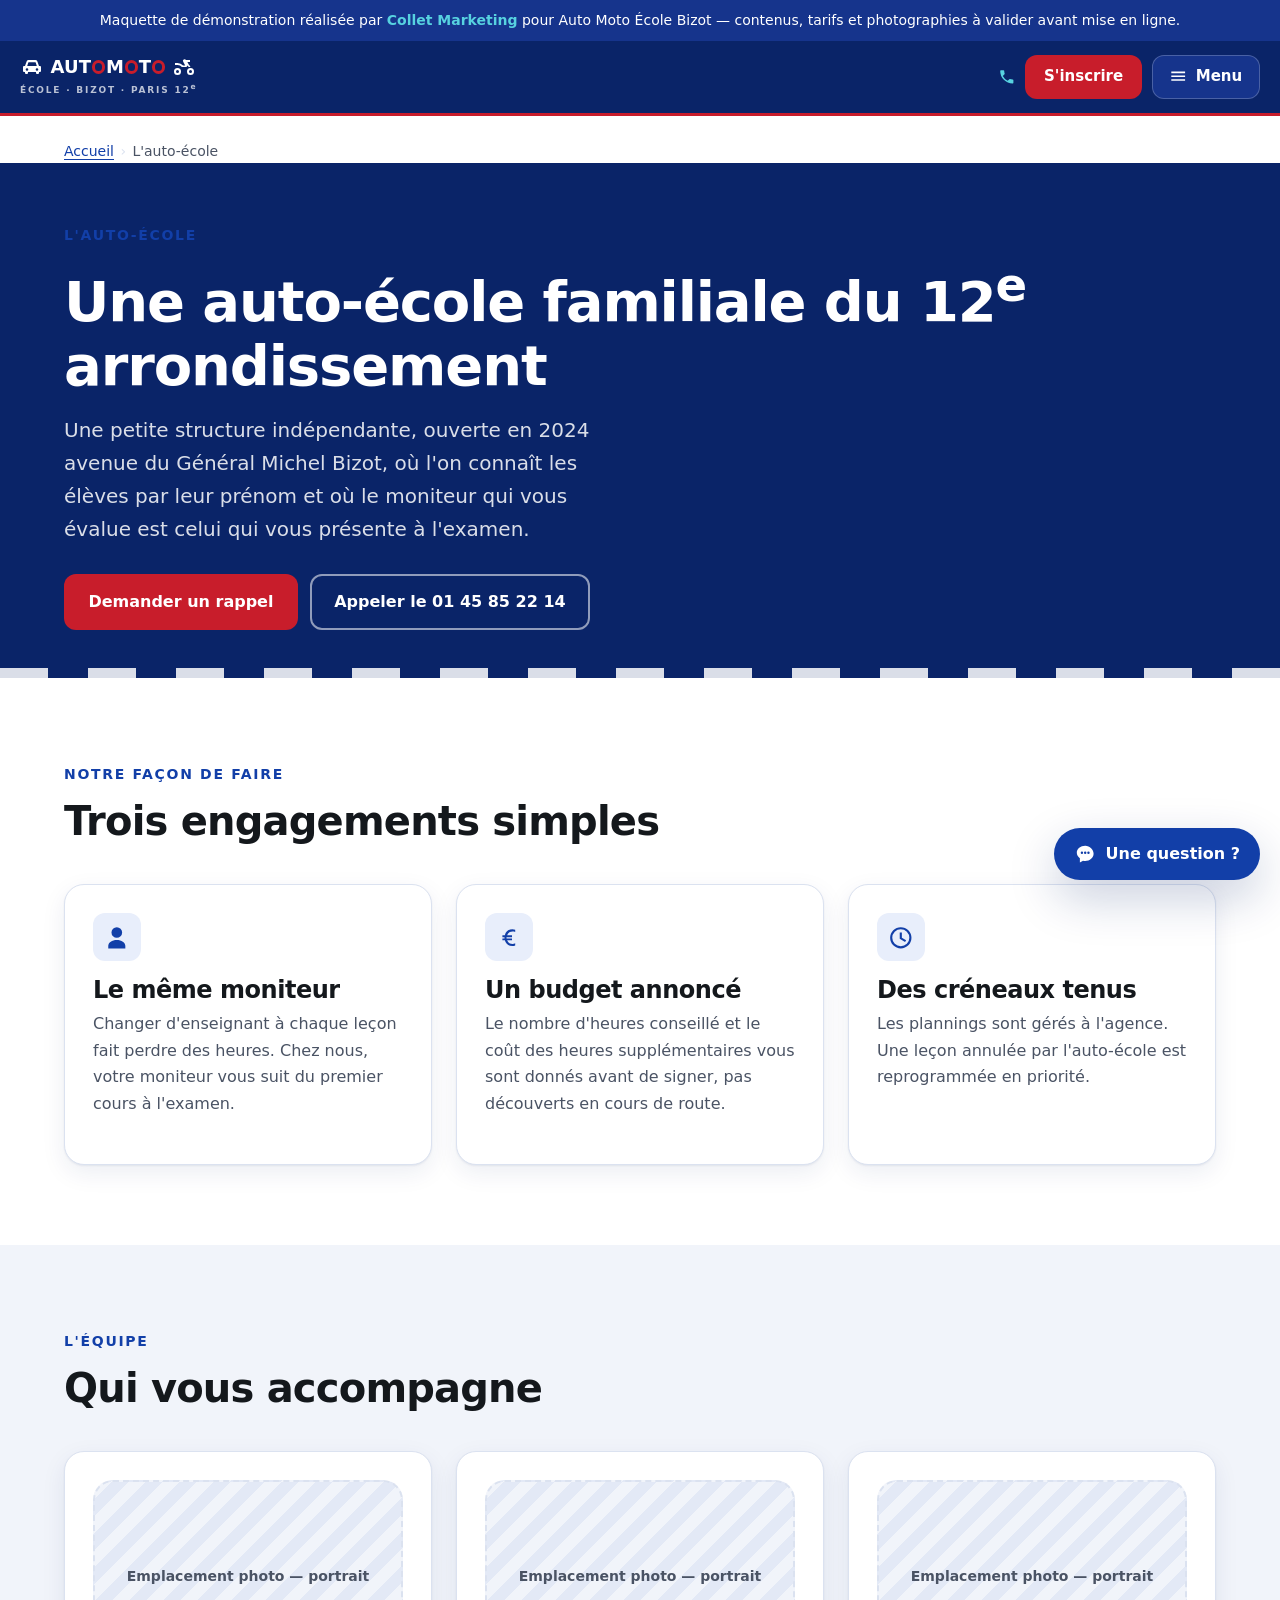
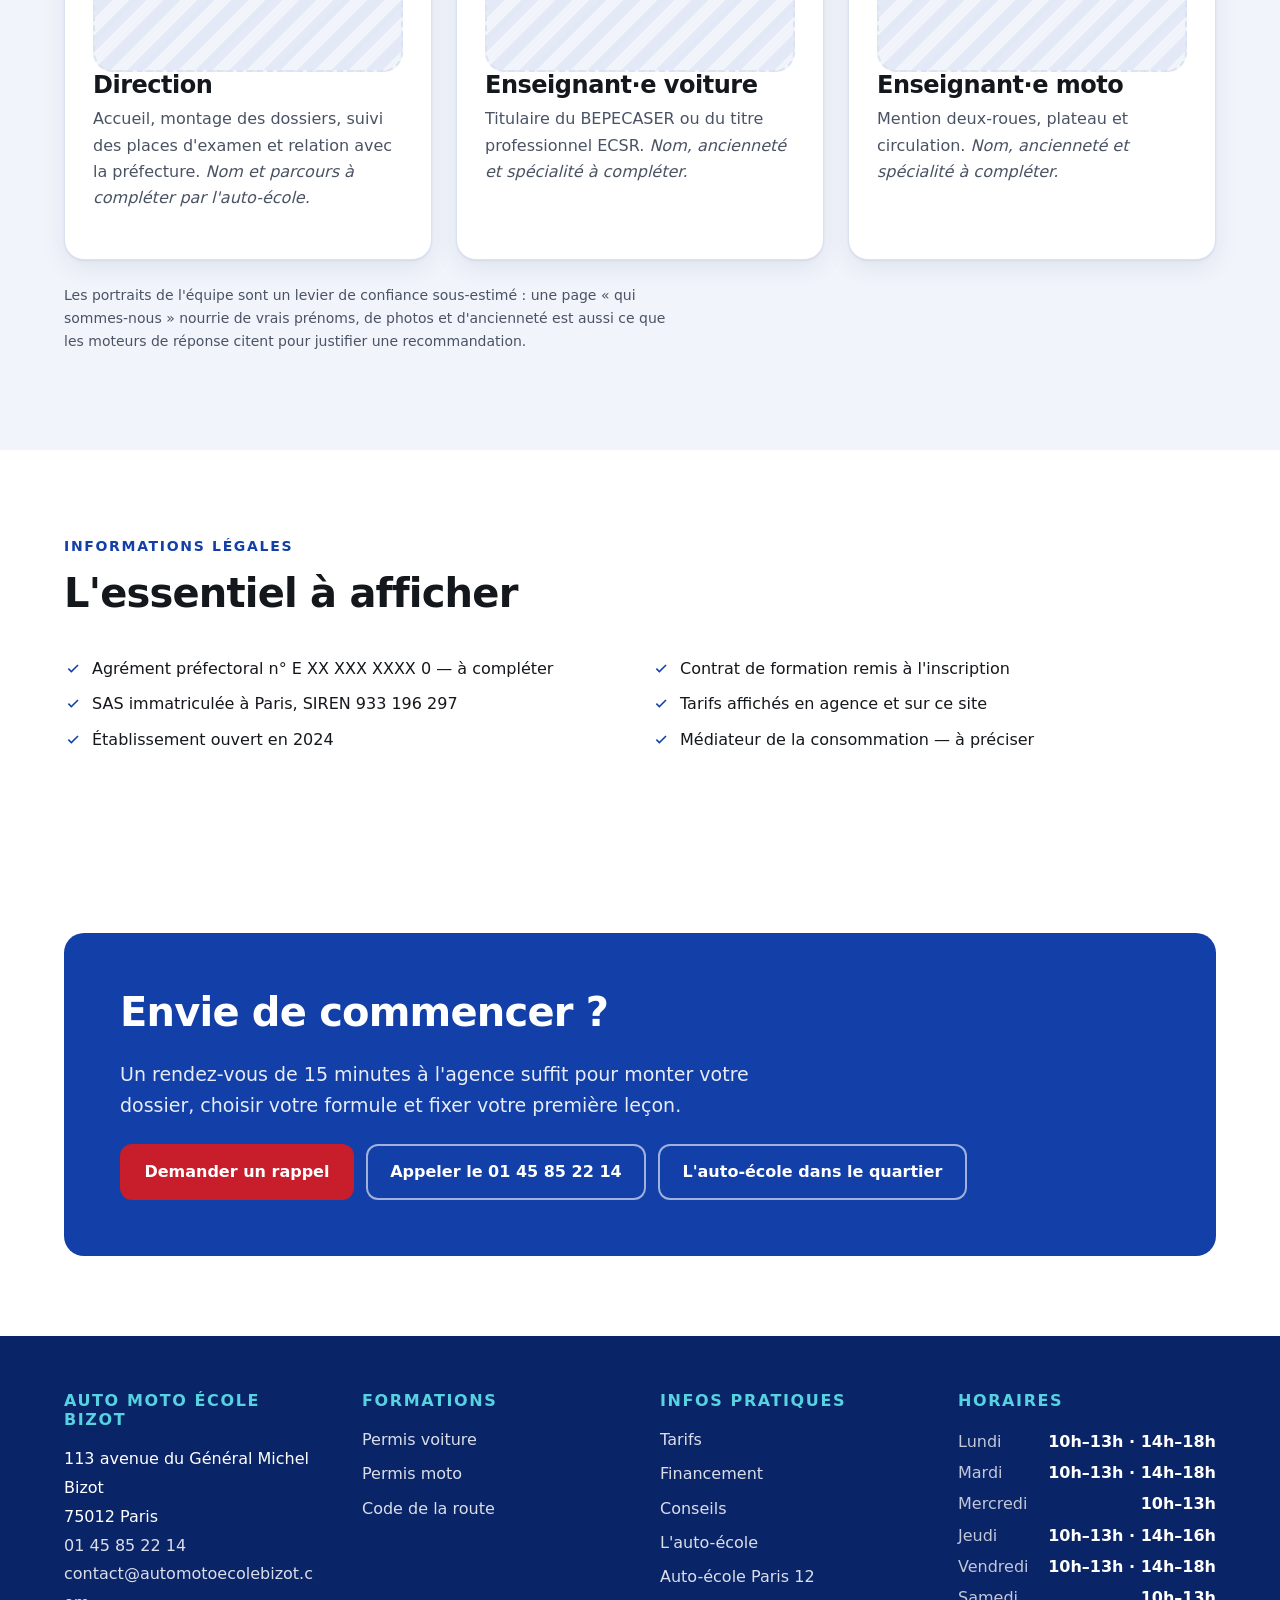
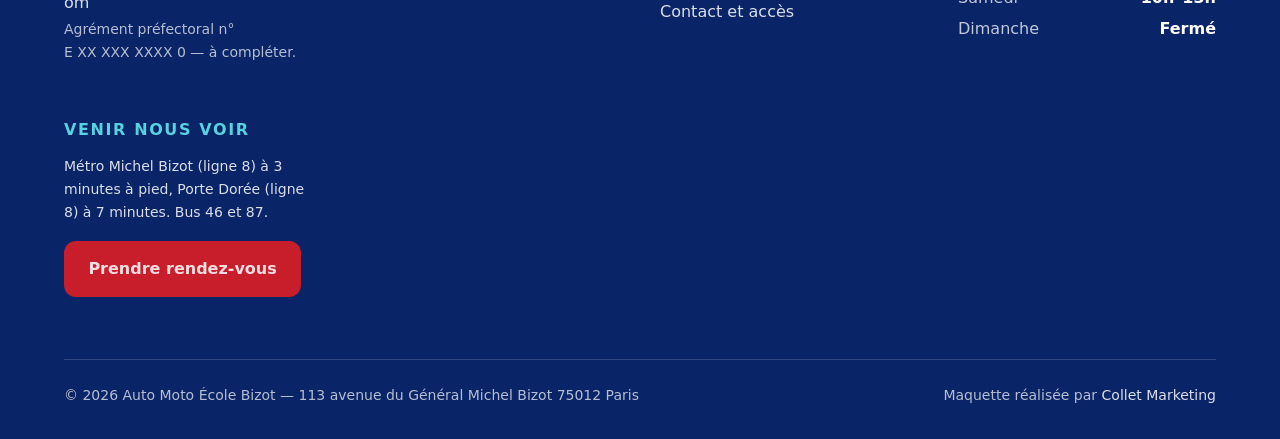
<file: a-propos.html>
<!DOCTYPE html>
<html lang="fr">
<head>
<meta charset="utf-8">
<meta name="viewport" content="width=device-width, initial-scale=1">
<title>L'auto-école — équipe et engagements | Auto Moto École Bizot</title>
<meta name="description" content="Auto Moto École Bizot, auto-école familiale du 12e arrondissement de Paris : notre équipe, nos engagements et nos informations légales.">
<link rel="canonical" href="https://www.automotoecolebizot.com/a-propos.html">
<meta name="theme-color" content="#123fa8">
<meta property="og:type" content="website">
<meta property="og:locale" content="fr_FR">
<meta property="og:site_name" content="Auto Moto École Bizot">
<meta property="og:title" content="L'auto-école — équipe et engagements | Auto Moto École Bizot">
<meta property="og:description" content="Auto Moto École Bizot, auto-école familiale du 12e arrondissement de Paris : notre équipe, nos engagements et nos informations légales.">
<meta property="og:url" content="https://www.automotoecolebizot.com/a-propos.html">
<meta name="twitter:card" content="summary_large_image">
<link rel="stylesheet" href="assets/css/bizot.css?v=4ac0fec944">
<script type="application/ld+json">{"@context":"https://schema.org","@type":["DrivingSchool","LocalBusiness"],"@id":"https://www.automotoecolebizot.com/#etablissement","name":"Auto Moto École Bizot","legalName":"AUTO MOTO ECOLE BIZOT","url":"https://www.automotoecolebizot.com/","telephone":"+33145852214","email":"contact@automotoecolebizot.com","image":"https://www.automotoecolebizot.com/assets/img/devanture.jpg","priceRange":"€€","currenciesAccepted":"EUR","address":{"@type":"PostalAddress","streetAddress":"113 avenue du Général Michel Bizot","postalCode":"75012","addressLocality":"Paris","addressRegion":"Île-de-France","addressCountry":"FR"},"geo":{"@type":"GeoCoordinates","latitude":"48.8368","longitude":"2.4048"},"openingHoursSpecification":[{"@type":"OpeningHoursSpecification","dayOfWeek":["Monday","Tuesday","Friday"],"opens":"10:00","closes":"13:00"},{"@type":"OpeningHoursSpecification","dayOfWeek":["Monday","Tuesday","Friday"],"opens":"14:00","closes":"18:00"},{"@type":"OpeningHoursSpecification","dayOfWeek":["Wednesday","Saturday"],"opens":"10:00","closes":"13:00"},{"@type":"OpeningHoursSpecification","dayOfWeek":"Thursday","opens":"10:00","closes":"13:00"},{"@type":"OpeningHoursSpecification","dayOfWeek":"Thursday","opens":"14:00","closes":"16:00"}],"areaServed":[{"@type":"City","name":"Paris 12e"},{"@type":"City","name":"Saint-Mandé"},{"@type":"City","name":"Charenton-le-Pont"},{"@type":"City","name":"Vincennes"}],"hasOfferCatalog":{"@type":"OfferCatalog","name":"Formations au permis de conduire","itemListElement":[{"@type":"Offer","name":"Permis B — forfait 20 h boîte manuelle","price":"990","priceCurrency":"EUR"},{"@type":"Offer","name":"Permis B — forfait 20 h boîte automatique","price":"990","priceCurrency":"EUR"},{"@type":"Offer","name":"Permis A2 — forfait 20 h moto","price":"890","priceCurrency":"EUR"}]},"publicAccess":true,"sameAs":["https://www.instagram.com/"]}</script>
<script type="application/ld+json">{"@context":"https://schema.org","@type":"BreadcrumbList","itemListElement":[{"@type":"ListItem","position":1,"name":"Accueil","item":"https://www.automotoecolebizot.com/index.html"},{"@type":"ListItem","position":2,"name":"L'auto-école"}]}</script>
</head>
<body>
<a class="saut-navigation" href="#contenu">Aller au contenu</a>
<div class="bandeau-maquette">Maquette de démonstration réalisée par <strong>Collet Marketing</strong> pour Auto Moto École Bizot — contenus, tarifs et photographies à valider avant mise en ligne.</div>
<header class="entete">
  <div class="conteneur entete__barre">
    <a class="logo" href="index.html">
      <span class="logo__lockup" aria-hidden="true"><svg class="logo__vehicule" viewBox="0 0 24 24" aria-hidden="true" focusable="false"><path d="M5 11l1.5-4.3A2 2 0 0 1 8.4 5h7.2a2 2 0 0 1 1.9 1.7L19 11h1a1 1 0 0 1 1 1v4a1 1 0 0 1-1 1h-1v1a1 1 0 0 1-1 1h-1a1 1 0 0 1-1-1v-1H8v1a1 1 0 0 1-1 1H6a1 1 0 0 1-1-1v-1H4a1 1 0 0 1-1-1v-4a1 1 0 0 1 1-1zm2.2 0h9.6l-1.1-3.4a.6.6 0 0 0-.5-.4H8.8a.6.6 0 0 0-.5.4zM7 13.2a1.3 1.3 0 1 0 0 2.6 1.3 1.3 0 0 0 0-2.6zm10 0a1.3 1.3 0 1 0 0 2.6 1.3 1.3 0 0 0 0-2.6z"/></svg><span class="logo__mot">AUT<i class="logo__o"></i>M<i class="logo__o"></i>T<i class="logo__o"></i></span><svg class="logo__vehicule" viewBox="0 0 24 24" aria-hidden="true" focusable="false"><path d="M5.5 13a3.5 3.5 0 1 0 0 7 3.5 3.5 0 0 0 0-7zm13 0a3.5 3.5 0 1 0 0 7 3.5 3.5 0 0 0 0-7zm-13 2a1.5 1.5 0 1 1 0 3 1.5 1.5 0 0 1 0-3zm13 0a1.5 1.5 0 1 1 0 3 1.5 1.5 0 0 1 0-3zM14 5h4v2h-2.6l1.3 2.4A5.5 5.5 0 0 1 18.5 12h-2a3.5 3.5 0 0 0-.8-1.6L14.4 12H9.9a5.5 5.5 0 0 0-4.4-2H3V8h2.5a7.5 7.5 0 0 1 5.6 2.5h2.1l-2-3.7A1.5 1.5 0 0 1 14 5z"/></svg></span><span class="logo__sous" aria-hidden="true">ÉCOLE · BIZOT<span class="logo__ville"> · PARIS 12<sup>e</sup></span></span>
      <span class="visuellement-cache">Auto Moto École Bizot — accueil</span>
    </a>
    <nav class="nav" aria-label="Navigation principale">
      <ul class="nav__liste"><li class="nav__groupe" data-groupe><button class="nav__lien nav__declencheur" type="button" data-groupe-bouton aria-expanded="false" aria-controls="menu-formations">Formations<svg class="nav__chevron" viewBox="0 0 24 24" aria-hidden="true" focusable="false"><path d="M12 15.4 5.6 9l1.4-1.4 5 5 5-5L18.4 9z"/></svg></button><ul class="nav__sous" id="menu-formations"><li><a class="nav__sous-lien" href="permis-voiture.html">Permis voiture</a></li><li><a class="nav__sous-lien" href="permis-moto.html">Permis moto</a></li><li><a class="nav__sous-lien" href="code-de-la-route.html">Code de la route</a></li></ul></li><li><a class="nav__lien" href="tarifs.html">Tarifs</a></li><li><a class="nav__lien" href="financement.html">Financement</a></li><li><a class="nav__lien" href="blog.html">Conseils</a></li><li><a class="nav__lien" href="a-propos.html" aria-current="page">L'auto-école</a></li></ul>
    </nav>
    <div class="entete__actions">
      <a class="tel-entete" href="tel:+33145852214"><svg viewBox="0 0 24 24" aria-hidden="true" focusable="false"><path d="M6.6 10.8a15.1 15.1 0 0 0 6.6 6.6l2.2-2.2a1 1 0 0 1 1-.24 11.4 11.4 0 0 0 3.6.58 1 1 0 0 1 1 1V20a1 1 0 0 1-1 1A17 17 0 0 1 3 4a1 1 0 0 1 1-1h3.5a1 1 0 0 1 1 1 11.4 11.4 0 0 0 .58 3.6 1 1 0 0 1-.25 1z"/></svg><span class="tel-entete__texte">01 45 85 22 14</span></a>
      <a class="bouton bouton--principal entete__cta" href="contact.html">S'inscrire</a>
      <button class="bouton-menu" type="button" data-tiroir-ouvrir aria-label="Menu"
              aria-expanded="false" aria-controls="tiroir"><svg class="bouton-menu__icone" viewBox="0 0 24 24" aria-hidden="true" focusable="false"><path d="M3 6h18v2H3zm0 5h18v2H3zm0 5h18v2H3z"/></svg><span
              class="bouton-menu__texte">Menu</span></button>
    </div>
  </div>
</header>

<div class="voile" data-voile></div>
<div class="tiroir" id="tiroir" data-tiroir role="dialog" aria-modal="true" aria-label="Menu">
  <div class="tiroir__entete">
    <span class="tiroir__titre">Menu</span>
    <button class="tiroir__fermer" type="button" data-tiroir-fermer aria-label="Fermer le menu"><svg viewBox="0 0 24 24" aria-hidden="true" focusable="false"><path d="m12 10.6 5.3-5.3 1.4 1.4-5.3 5.3 5.3 5.3-1.4 1.4-5.3-5.3-5.3 5.3-1.4-1.4 5.3-5.3-5.3-5.3 1.4-1.4z"/></svg></button>
  </div>
  <nav class="tiroir__corps" aria-label="Navigation du menu">
    <p class="tiroir__section" id="tiroir-formations">Formations</p>
    <ul class="tiroir__liste" aria-labelledby="tiroir-formations"><li><a class="tiroir__lien" href="permis-voiture.html">Permis voiture</a></li><li><a class="tiroir__lien" href="permis-moto.html">Permis moto</a></li><li><a class="tiroir__lien" href="code-de-la-route.html">Code de la route</a></li></ul>
    <p class="tiroir__section" id="tiroir-infos">Infos pratiques</p>
    <ul class="tiroir__liste" aria-labelledby="tiroir-infos"><li><a class="tiroir__lien" href="tarifs.html">Tarifs</a></li><li><a class="tiroir__lien" href="financement.html">Financement</a></li><li><a class="tiroir__lien" href="blog.html">Conseils</a></li><li><a class="tiroir__lien" href="a-propos.html" aria-current="page">L'auto-école</a></li><li><a class="tiroir__lien" href="auto-ecole-paris-12.html">Auto-école Paris 12</a></li><li><a class="tiroir__lien" href="contact.html">Contact et accès</a></li></ul>
  </nav>
  <div class="tiroir__pied">
    <a class="tiroir__tel" href="tel:+33145852214"><svg viewBox="0 0 24 24" aria-hidden="true" focusable="false"><path d="M6.6 10.8a15.1 15.1 0 0 0 6.6 6.6l2.2-2.2a1 1 0 0 1 1-.24 11.4 11.4 0 0 0 3.6.58 1 1 0 0 1 1 1V20a1 1 0 0 1-1 1A17 17 0 0 1 3 4a1 1 0 0 1 1-1h3.5a1 1 0 0 1 1 1 11.4 11.4 0 0 0 .58 3.6 1 1 0 0 1-.25 1z"/></svg>01 45 85 22 14</a>
    <p class="tiroir__horaire">Ouvert du lundi au samedi</p>
    <a class="bouton bouton--principal bouton--large" href="contact.html">S'inscrire</a>
  </div>
</div>
<main id="contenu">
<div class="conteneur fil-ariane"><nav aria-label="Fil d'Ariane"><ol><li><a href="index.html">Accueil</a></li><li aria-current="page">L'auto-école</li></ol></nav></div>

<section class="heros sur-fond-sombre" style="padding-block:3.5rem 3rem">
  <div class="conteneur">
    <span class="surtitre">L'auto-école</span>
    <h1>Une auto-école familiale du 12<sup>e</sup> arrondissement</h1>
    <p class="heros__accroche">Une petite structure indépendante, ouverte en 2024 avenue du Général Michel Bizot, où l'on connaît les élèves par leur prénom et où le moniteur qui vous évalue est celui qui vous présente à l'examen.</p>
      <div class="boutons" style="margin-top:1.75rem">
        <a class="bouton bouton--principal" href="contact.html">Demander un rappel</a>
        <a class="bouton bouton--secondaire" href="tel:+33145852214">Appeler le 01 45 85 22 14</a>
      </div>
  </div>
</section>
<section class="section">
  <div class="conteneur">
    <div class="section__intro">
      <span class="surtitre">Notre façon de faire</span>
      <h2>Trois engagements simples</h2>
    </div>
    
    <div class="grille grille--3"><article class="carte"><span class="carte__icone"><svg viewBox="0 0 24 24" aria-hidden="true" focusable="false"><path d="M12 12a5 5 0 1 0 0-10 5 5 0 0 0 0 10zm0 2c-4.4 0-8 2.5-8 5.5V22h16v-2.5c0-3-3.6-5.5-8-5.5z"/></svg></span><h3>Le même moniteur</h3><p>Changer d'enseignant à chaque leçon fait perdre des heures. Chez nous, votre moniteur vous suit du premier cours à l'examen.</p></article><article class="carte"><span class="carte__icone"><svg viewBox="0 0 24 24" aria-hidden="true" focusable="false"><path d="M15.6 6.2a5.4 5.4 0 0 0-5.2 3.4H15v1.8h-5.1a6 6 0 0 0 0 1.2H15v1.8h-4.6a5.4 5.4 0 0 0 5.2 3.4c.9 0 1.7-.2 2.4-.6v2.1c-.8.3-1.6.5-2.5.5a7.4 7.4 0 0 1-7.2-5.4H6v-1.8h2a7.7 7.7 0 0 1 0-1.2H6V9.6h2.3A7.4 7.4 0 0 1 15.5 4c.9 0 1.7.2 2.5.5v2.1c-.7-.3-1.5-.4-2.4-.4z"/></svg></span><h3>Un budget annoncé</h3><p>Le nombre d'heures conseillé et le coût des heures supplémentaires vous sont donnés avant de signer, pas découverts en cours de route.</p></article><article class="carte"><span class="carte__icone"><svg viewBox="0 0 24 24" aria-hidden="true" focusable="false"><path d="M12 2a10 10 0 1 0 0 20 10 10 0 0 0 0-20zm0 18a8 8 0 1 1 0-16 8 8 0 0 1 0 16zm1-13h-2v6l5 3 1-1.7-4-2.3z"/></svg></span><h3>Des créneaux tenus</h3><p>Les plannings sont gérés à l'agence. Une leçon annulée par l'auto-école est reprogrammée en priorité.</p></article></div>
  </div>
</section>
<section class="section section--claire">
  <div class="conteneur">
    <div class="section__intro">
      <span class="surtitre">L'équipe</span>
      <h2>Qui vous accompagne</h2>
    </div>
    
    <div class="grille grille--3">
      <article class="carte"><div class="photo photo--large" role="img" aria-label="portrait"><span>Emplacement photo — portrait</span></div><h3>Direction</h3>
        <p>Accueil, montage des dossiers, suivi des places d'examen et relation avec la
        préfecture. <em>Nom et parcours à compléter par l'auto-école.</em></p></article>
      <article class="carte"><div class="photo photo--large" role="img" aria-label="portrait"><span>Emplacement photo — portrait</span></div><h3>Enseignant·e voiture</h3>
        <p>Titulaire du BEPECASER ou du titre professionnel ECSR.
        <em>Nom, ancienneté et spécialité à compléter.</em></p></article>
      <article class="carte"><div class="photo photo--large" role="img" aria-label="portrait"><span>Emplacement photo — portrait</span></div><h3>Enseignant·e moto</h3>
        <p>Mention deux-roues, plateau et circulation.
        <em>Nom, ancienneté et spécialité à compléter.</em></p></article>
    </div>
    <p class="mention" style="margin-top:1.5rem">Les portraits de l'équipe sont un levier de
    confiance sous-estimé&nbsp;: une page « qui sommes-nous » nourrie de vrais prénoms, de
    photos et d'ancienneté est aussi ce que les moteurs de réponse citent pour justifier une
    recommandation.</p>
  </div>
</section>
<section class="section">
  <div class="conteneur">
    <div class="section__intro">
      <span class="surtitre">Informations légales</span>
      <h2>L'essentiel à afficher</h2>
    </div>
    
    <div class="grille grille--2">
      <ul class="liste-cochee">
        <li><svg viewBox="0 0 24 24" aria-hidden="true" focusable="false"><path d="M9.6 16.6 5 12l1.4-1.4 3.2 3.2 8-8L19 7.2z"/></svg><span>Agrément préfectoral n° E XX XXX XXXX 0 — à compléter</span></li>
        <li><svg viewBox="0 0 24 24" aria-hidden="true" focusable="false"><path d="M9.6 16.6 5 12l1.4-1.4 3.2 3.2 8-8L19 7.2z"/></svg><span>SAS immatriculée à Paris, SIREN 933 196 297</span></li>
        <li><svg viewBox="0 0 24 24" aria-hidden="true" focusable="false"><path d="M9.6 16.6 5 12l1.4-1.4 3.2 3.2 8-8L19 7.2z"/></svg><span>Établissement ouvert en 2024</span></li>
      </ul>
      <ul class="liste-cochee">
        <li><svg viewBox="0 0 24 24" aria-hidden="true" focusable="false"><path d="M9.6 16.6 5 12l1.4-1.4 3.2 3.2 8-8L19 7.2z"/></svg><span>Contrat de formation remis à l'inscription</span></li>
        <li><svg viewBox="0 0 24 24" aria-hidden="true" focusable="false"><path d="M9.6 16.6 5 12l1.4-1.4 3.2 3.2 8-8L19 7.2z"/></svg><span>Tarifs affichés en agence et sur ce site</span></li>
        <li><svg viewBox="0 0 24 24" aria-hidden="true" focusable="false"><path d="M9.6 16.6 5 12l1.4-1.4 3.2 3.2 8-8L19 7.2z"/></svg><span>Médiateur de la consommation — à préciser</span></li>
      </ul>
    </div>
  </div>
</section>
<section class="section">
  <div class="conteneur">
    <div class="appel">
      <h2>Envie de commencer&nbsp;?</h2>
      <p>Un rendez-vous de 15 minutes à l'agence suffit pour monter votre dossier, choisir votre formule et fixer votre première leçon.</p>
      <div class="boutons">
        <a class="bouton bouton--principal" href="contact.html">Demander un rappel</a>
        <a class="bouton bouton--secondaire" href="tel:+33145852214">Appeler le 01 45 85 22 14</a>
        <a class="bouton bouton--secondaire" href="auto-ecole-paris-12.html">L'auto-école dans le quartier</a>
      </div>
    </div>
  </div>
</section>
</main>

<footer class="pied">
  <div class="conteneur">
    <div class="pied__grille">
      <div>
        <h2>Auto Moto École Bizot</h2>
        <address>
          113 avenue du Général Michel Bizot<br>75012 Paris<br>
          <a href="tel:+33145852214">01 45 85 22 14</a><br>
          <a href="mailto:contact@automotoecolebizot.com">contact@automotoecolebizot.com</a>
        </address>
        <p class="mention" style="color:rgba(255,255,255,.7)">
          Agrément préfectoral n° E&nbsp;XX&nbsp;XXX&nbsp;XXXX&nbsp;0 — à compléter.
        </p>
      </div>
      <div>
        <h2>Formations</h2>
        <ul><li><a href="permis-voiture.html">Permis voiture</a></li><li><a href="permis-moto.html">Permis moto</a></li><li><a href="code-de-la-route.html">Code de la route</a></li></ul>
      </div>
      <div>
        <h2>Infos pratiques</h2>
        <ul><li><a href="tarifs.html">Tarifs</a></li><li><a href="financement.html">Financement</a></li><li><a href="blog.html">Conseils</a></li><li><a href="a-propos.html">L'auto-école</a></li><li><a href="auto-ecole-paris-12.html">Auto-école Paris 12</a></li><li><a href="contact.html">Contact et accès</a></li></ul>
      </div>
      <div>
        <h2>Horaires</h2>
        <dl class="pied__horaires"><div><dt>Lundi</dt><dd>10h–13h · 14h–18h</dd></div><div><dt>Mardi</dt><dd>10h–13h · 14h–18h</dd></div><div><dt>Mercredi</dt><dd>10h–13h</dd></div><div><dt>Jeudi</dt><dd>10h–13h · 14h–16h</dd></div><div><dt>Vendredi</dt><dd>10h–13h · 14h–18h</dd></div><div><dt>Samedi</dt><dd>10h–13h</dd></div><div><dt>Dimanche</dt><dd>Fermé</dd></div></dl>
      </div>
      <div>
        <h2>Venir nous voir</h2>
        <p class="mention" style="color:rgba(255,255,255,.85);max-width:16rem">
          Métro Michel Bizot (ligne 8) à 3 minutes à pied, Porte Dorée (ligne 8) à 7 minutes.
          Bus 46 et 87.
        </p>
        <p><a class="bouton bouton--principal" href="contact.html">Prendre rendez-vous</a></p>
      </div>
    </div>
    <div class="pied__bas">
      <p class="sans-marge-bas">© 2026 Auto Moto École Bizot — 113 avenue du Général Michel Bizot 75012 Paris</p>
      <p class="sans-marge-bas">Maquette réalisée par <a href="https://colletmarketing.com">Collet Marketing</a></p>
    </div>
  </div>
</footer>

<!-- assistant:début -->
<div class="chat" data-chat data-prefixe="">
  <button class="chat__lanceur" type="button" data-chat-ouvrir
          aria-expanded="false" aria-controls="chat-panneau">
    <svg class="chat__icone" viewBox="0 0 24 24" aria-hidden="true" focusable="false"><path d="M12 3c-5 0-9 3.4-9 7.5 0 2.3 1.3 4.4 3.3 5.8V21l3.4-2a11 11 0 0 0 2.3.2c5 0 9-3.4 9-7.7S17 3 12 3zm-3.5 8.7a1.3 1.3 0 1 1 0-2.6 1.3 1.3 0 0 1 0 2.6zm3.5 0a1.3 1.3 0 1 1 0-2.6 1.3 1.3 0 0 1 0 2.6zm3.5 0a1.3 1.3 0 1 1 0-2.6 1.3 1.3 0 0 1 0 2.6z"/></svg><span class="chat__lanceur-texte">Une question&nbsp;?</span>
  </button>
  <section class="chat__panneau" id="chat-panneau" data-chat-panneau
           role="dialog" aria-labelledby="chat-titre">
    <header class="chat__entete">
      <div>
        <p class="chat__titre" id="chat-titre">Assistant Auto Moto École Bizot</p>
        <p class="chat__note">Réponses préparées par l'auto-école, sans IA</p>
      </div>
      <button class="chat__fermer" type="button" data-chat-fermer aria-label="Fermer la discussion"><svg viewBox="0 0 24 24" aria-hidden="true" focusable="false"><path d="m12 10.6 5.3-5.3 1.4 1.4-5.3 5.3 5.3 5.3-1.4 1.4-5.3-5.3-5.3 5.3-1.4-1.4 5.3-5.3-5.3-5.3 1.4-1.4z"/></svg></button>
    </header>
    <div class="chat__fil" data-chat-fil role="log" aria-live="polite" aria-label="Conversation"></div>
    <div class="chat__suggestions" data-chat-suggestions></div>
    <form class="chat__saisie" data-chat-form>
      <label class="visuellement-cache" for="chat-champ">Votre question</label>
      <input id="chat-champ" data-chat-champ type="text" autocomplete="off"
             placeholder="Écrivez votre question…">
      <button class="chat__envoyer" type="submit" aria-label="Envoyer la question"><svg viewBox="0 0 24 24" aria-hidden="true" focusable="false"><path d="M3.4 20.4 21 12 3.4 3.6 3.4 10l12.6 2-12.6 2z"/></svg></button>
    </form>
  </section>
</div>
<!-- assistant:fin -->
<script src="assets/js/site.js?v=e7a0ee19bc" defer></script>
<script src="assets/js/chat.js?v=925b62ed51" defer></script>
</body>
</html>
</file>
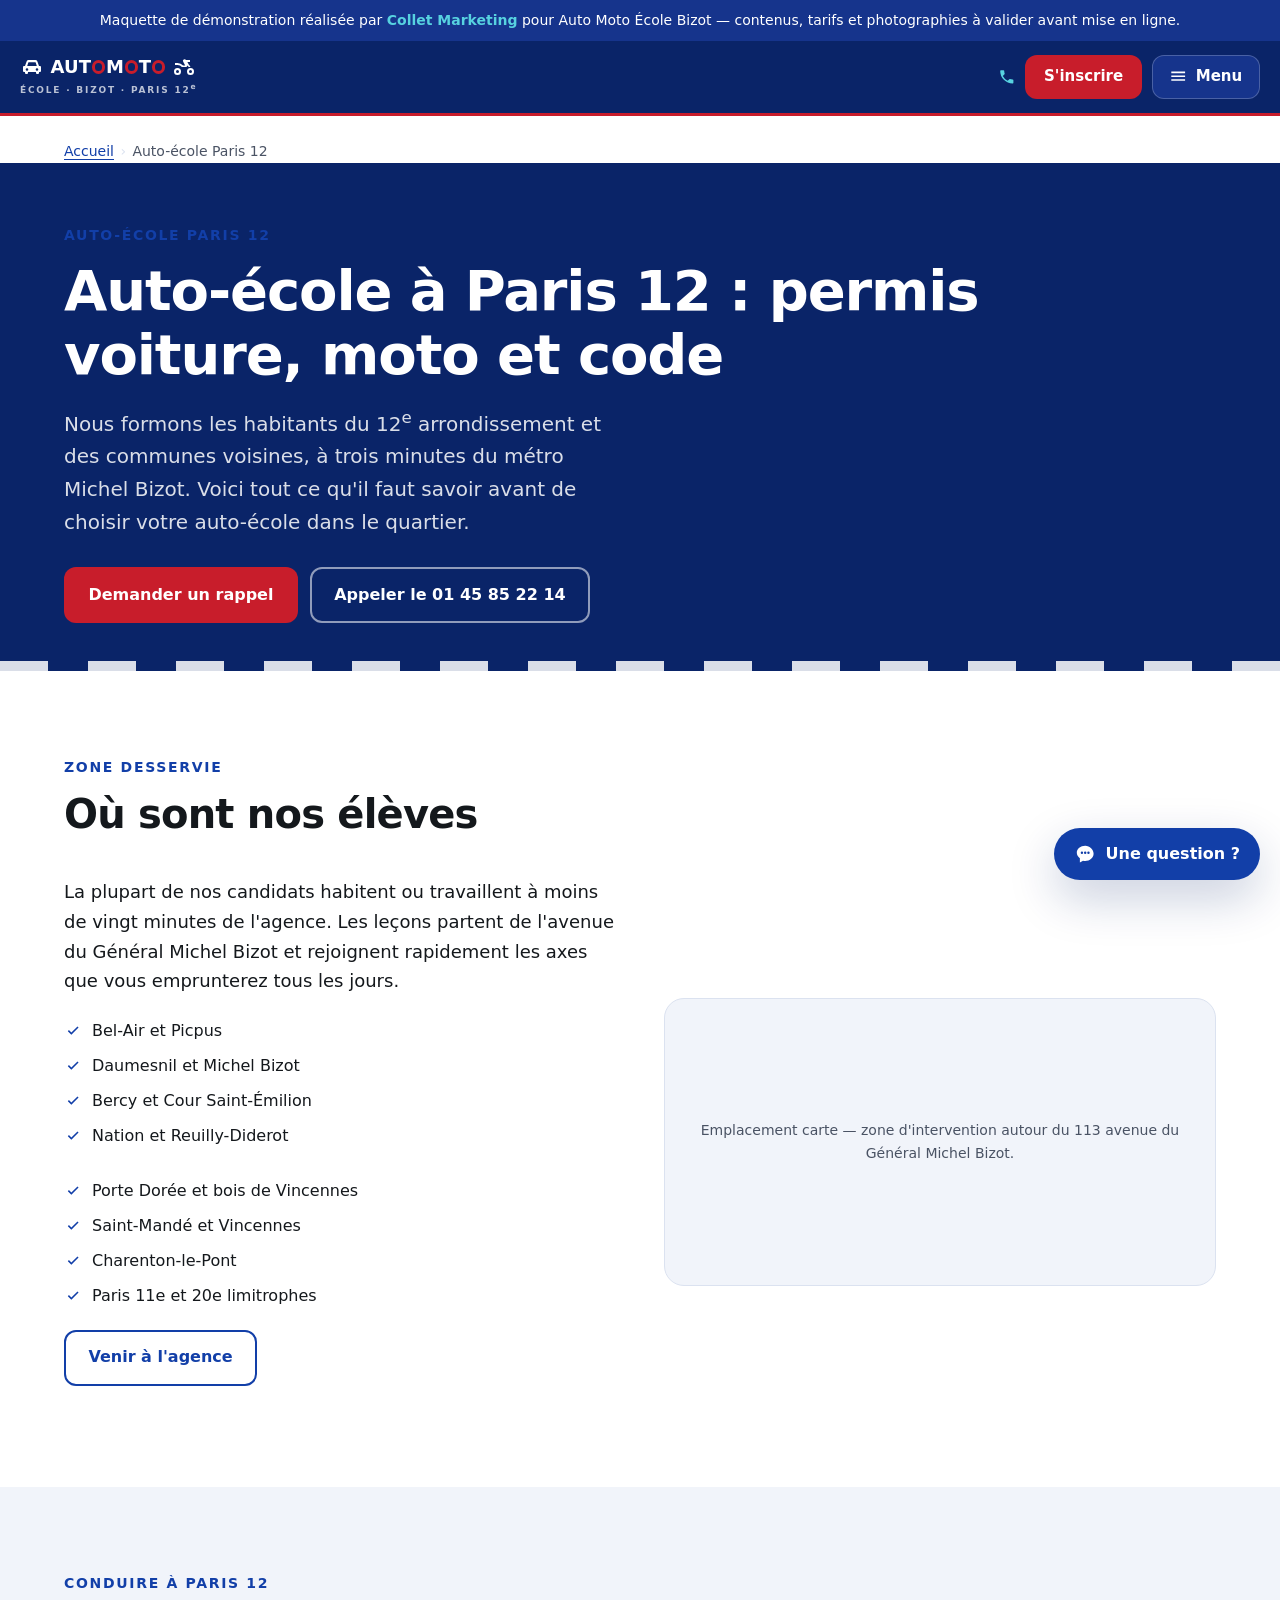
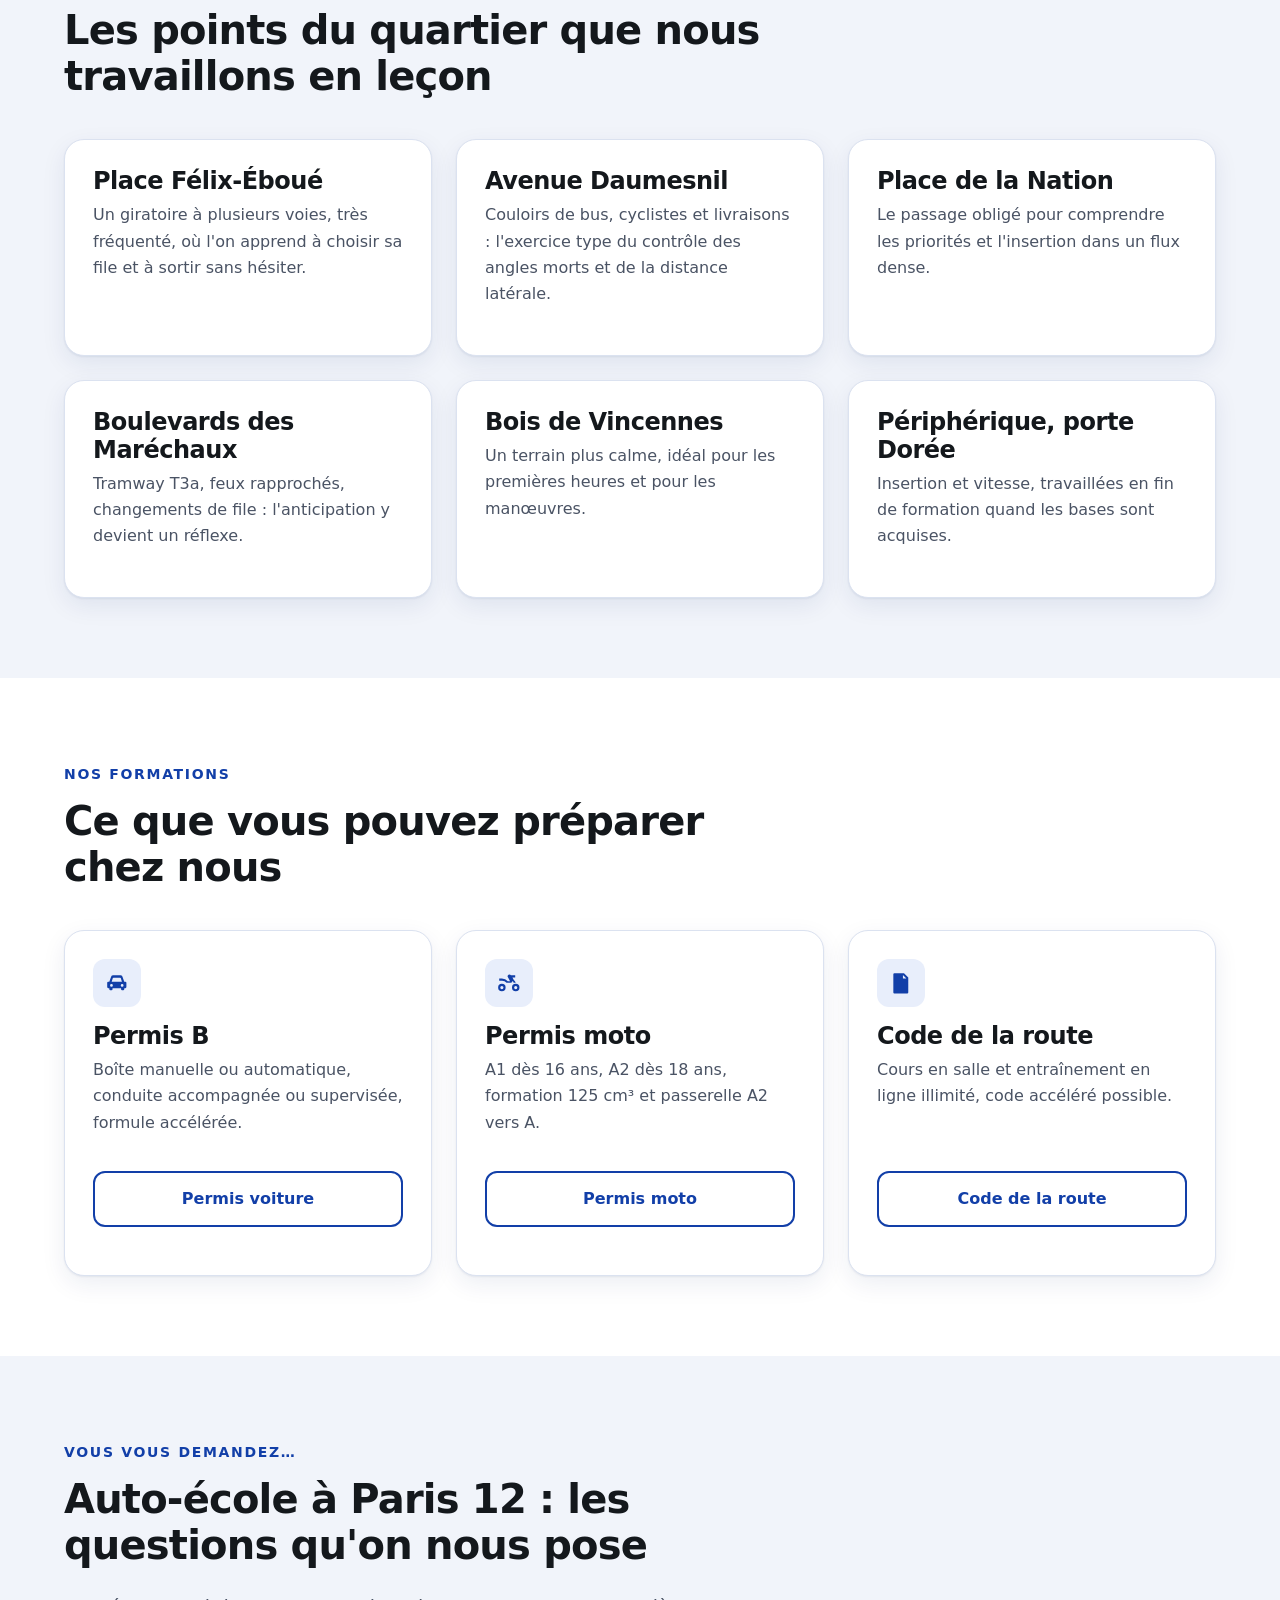
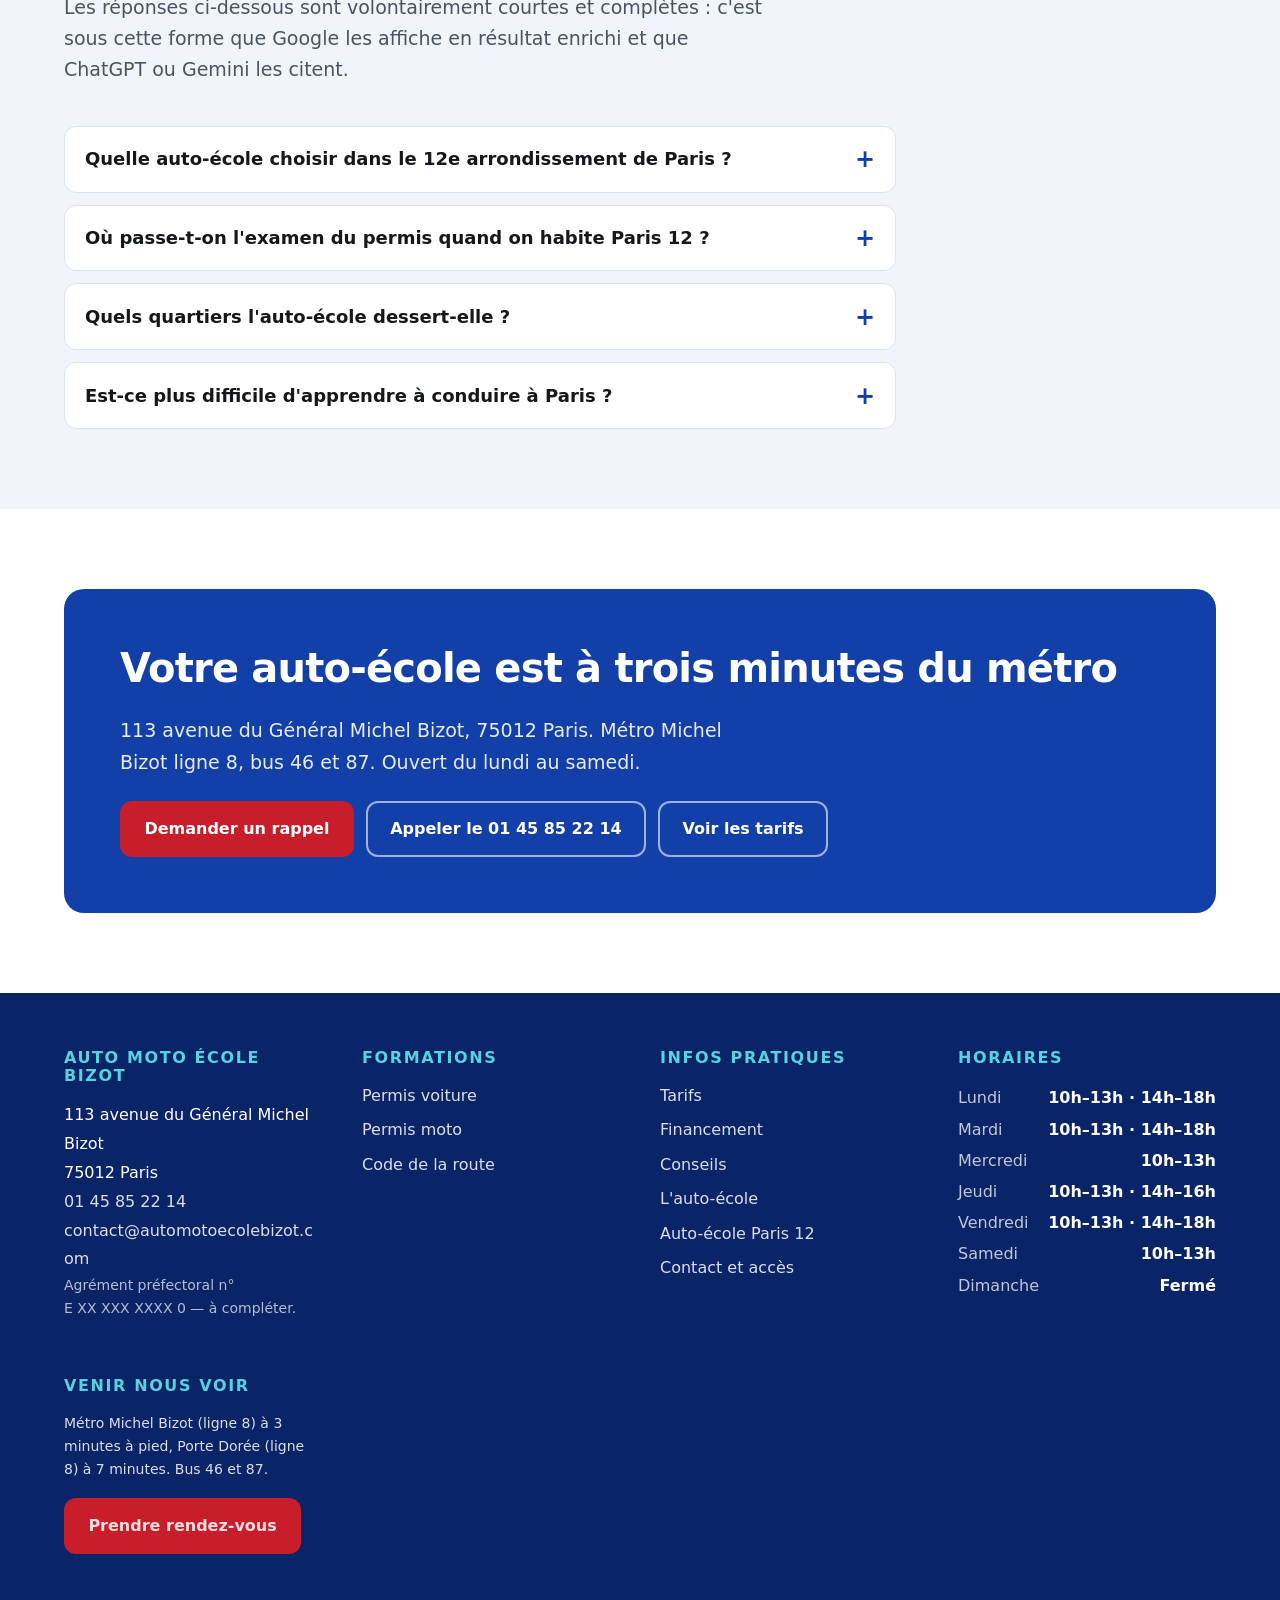
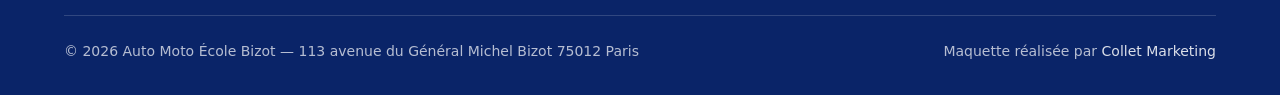
<file: auto-ecole-paris-12.html>
<!DOCTYPE html>
<html lang="fr">
<head>
<meta charset="utf-8">
<meta name="viewport" content="width=device-width, initial-scale=1">
<title>Auto-école Paris 12 — permis voiture, moto et code | AME Bizot</title>
<meta name="description" content="Auto-école du 12e arrondissement de Paris : permis B, permis moto et code, à 3 min du métro Michel Bizot. Quartiers desservis et tarifs affichés.">
<link rel="canonical" href="https://www.automotoecolebizot.com/auto-ecole-paris-12.html">
<meta name="theme-color" content="#123fa8">
<meta property="og:type" content="website">
<meta property="og:locale" content="fr_FR">
<meta property="og:site_name" content="Auto Moto École Bizot">
<meta property="og:title" content="Auto-école Paris 12 — permis voiture, moto et code | AME Bizot">
<meta property="og:description" content="Auto-école du 12e arrondissement de Paris : permis B, permis moto et code, à 3 min du métro Michel Bizot. Quartiers desservis et tarifs affichés.">
<meta property="og:url" content="https://www.automotoecolebizot.com/auto-ecole-paris-12.html">
<meta name="twitter:card" content="summary_large_image">
<link rel="stylesheet" href="assets/css/bizot.css?v=4ac0fec944">
<script type="application/ld+json">{"@context":"https://schema.org","@type":["DrivingSchool","LocalBusiness"],"@id":"https://www.automotoecolebizot.com/#etablissement","name":"Auto Moto École Bizot","legalName":"AUTO MOTO ECOLE BIZOT","url":"https://www.automotoecolebizot.com/","telephone":"+33145852214","email":"contact@automotoecolebizot.com","image":"https://www.automotoecolebizot.com/assets/img/devanture.jpg","priceRange":"€€","currenciesAccepted":"EUR","address":{"@type":"PostalAddress","streetAddress":"113 avenue du Général Michel Bizot","postalCode":"75012","addressLocality":"Paris","addressRegion":"Île-de-France","addressCountry":"FR"},"geo":{"@type":"GeoCoordinates","latitude":"48.8368","longitude":"2.4048"},"openingHoursSpecification":[{"@type":"OpeningHoursSpecification","dayOfWeek":["Monday","Tuesday","Friday"],"opens":"10:00","closes":"13:00"},{"@type":"OpeningHoursSpecification","dayOfWeek":["Monday","Tuesday","Friday"],"opens":"14:00","closes":"18:00"},{"@type":"OpeningHoursSpecification","dayOfWeek":["Wednesday","Saturday"],"opens":"10:00","closes":"13:00"},{"@type":"OpeningHoursSpecification","dayOfWeek":"Thursday","opens":"10:00","closes":"13:00"},{"@type":"OpeningHoursSpecification","dayOfWeek":"Thursday","opens":"14:00","closes":"16:00"}],"areaServed":[{"@type":"City","name":"Paris 12e"},{"@type":"City","name":"Saint-Mandé"},{"@type":"City","name":"Charenton-le-Pont"},{"@type":"City","name":"Vincennes"}],"hasOfferCatalog":{"@type":"OfferCatalog","name":"Formations au permis de conduire","itemListElement":[{"@type":"Offer","name":"Permis B — forfait 20 h boîte manuelle","price":"990","priceCurrency":"EUR"},{"@type":"Offer","name":"Permis B — forfait 20 h boîte automatique","price":"990","priceCurrency":"EUR"},{"@type":"Offer","name":"Permis A2 — forfait 20 h moto","price":"890","priceCurrency":"EUR"}]},"publicAccess":true,"sameAs":["https://www.instagram.com/"]}</script>
<script type="application/ld+json">{"@context":"https://schema.org","@type":"FAQPage","mainEntity":[{"@type":"Question","name":"Quelle auto-école choisir dans le 12e arrondissement de Paris ?","acceptedAnswer":{"@type":"Answer","text":"Comparez quatre points concrets : le prix affiché du forfait et celui de l'heure supplémentaire, le délai moyen pour obtenir une place d'examen, la possibilité de garder le même moniteur, et les avis récents. Auto Moto École Bizot est une auto-école familiale du 12e, située au 113 avenue du Général Michel Bizot, qui forme au permis B, au permis moto et au code."}},{"@type":"Question","name":"Où passe-t-on l'examen du permis quand on habite Paris 12 ?","acceptedAnswer":{"@type":"Answer","text":"Les candidats parisiens sont convoqués dans l'un des centres d'examen d'Île-de-France, souvent en proche banlieue est. Les leçons de fin de formation se déroulent sur les itinéraires du centre où vous serez présenté."}},{"@type":"Question","name":"Quels quartiers l'auto-école dessert-elle ?","acceptedAnswer":{"@type":"Answer","text":"Le quartier Bel-Air, Picpus, Daumesnil, Bercy, la Nation et le bois de Vincennes, ainsi que les communes limitrophes : Saint-Mandé, Charenton-le-Pont, Vincennes et Ivry-sur-Seine pour les élèves qui travaillent dans le 12e."}},{"@type":"Question","name":"Est-ce plus difficile d'apprendre à conduire à Paris ?","acceptedAnswer":{"@type":"Answer","text":"La circulation parisienne est dense, mais elle prépare à tout : couloirs de bus, deux-roues, giratoires chargés, livraisons en double file. Un candidat formé à Paris est à l'aise partout ensuite. La contrepartie, ce sont des délais d'examen plus longs — d'où l'importance d'un dossier déposé tôt."}}]}</script>
<script type="application/ld+json">{"@context":"https://schema.org","@type":"BreadcrumbList","itemListElement":[{"@type":"ListItem","position":1,"name":"Accueil","item":"https://www.automotoecolebizot.com/index.html"},{"@type":"ListItem","position":2,"name":"Auto-école Paris 12"}]}</script>
</head>
<body>
<a class="saut-navigation" href="#contenu">Aller au contenu</a>
<div class="bandeau-maquette">Maquette de démonstration réalisée par <strong>Collet Marketing</strong> pour Auto Moto École Bizot — contenus, tarifs et photographies à valider avant mise en ligne.</div>
<header class="entete">
  <div class="conteneur entete__barre">
    <a class="logo" href="index.html">
      <span class="logo__lockup" aria-hidden="true"><svg class="logo__vehicule" viewBox="0 0 24 24" aria-hidden="true" focusable="false"><path d="M5 11l1.5-4.3A2 2 0 0 1 8.4 5h7.2a2 2 0 0 1 1.9 1.7L19 11h1a1 1 0 0 1 1 1v4a1 1 0 0 1-1 1h-1v1a1 1 0 0 1-1 1h-1a1 1 0 0 1-1-1v-1H8v1a1 1 0 0 1-1 1H6a1 1 0 0 1-1-1v-1H4a1 1 0 0 1-1-1v-4a1 1 0 0 1 1-1zm2.2 0h9.6l-1.1-3.4a.6.6 0 0 0-.5-.4H8.8a.6.6 0 0 0-.5.4zM7 13.2a1.3 1.3 0 1 0 0 2.6 1.3 1.3 0 0 0 0-2.6zm10 0a1.3 1.3 0 1 0 0 2.6 1.3 1.3 0 0 0 0-2.6z"/></svg><span class="logo__mot">AUT<i class="logo__o"></i>M<i class="logo__o"></i>T<i class="logo__o"></i></span><svg class="logo__vehicule" viewBox="0 0 24 24" aria-hidden="true" focusable="false"><path d="M5.5 13a3.5 3.5 0 1 0 0 7 3.5 3.5 0 0 0 0-7zm13 0a3.5 3.5 0 1 0 0 7 3.5 3.5 0 0 0 0-7zm-13 2a1.5 1.5 0 1 1 0 3 1.5 1.5 0 0 1 0-3zm13 0a1.5 1.5 0 1 1 0 3 1.5 1.5 0 0 1 0-3zM14 5h4v2h-2.6l1.3 2.4A5.5 5.5 0 0 1 18.5 12h-2a3.5 3.5 0 0 0-.8-1.6L14.4 12H9.9a5.5 5.5 0 0 0-4.4-2H3V8h2.5a7.5 7.5 0 0 1 5.6 2.5h2.1l-2-3.7A1.5 1.5 0 0 1 14 5z"/></svg></span><span class="logo__sous" aria-hidden="true">ÉCOLE · BIZOT<span class="logo__ville"> · PARIS 12<sup>e</sup></span></span>
      <span class="visuellement-cache">Auto Moto École Bizot — accueil</span>
    </a>
    <nav class="nav" aria-label="Navigation principale">
      <ul class="nav__liste"><li class="nav__groupe" data-groupe><button class="nav__lien nav__declencheur" type="button" data-groupe-bouton aria-expanded="false" aria-controls="menu-formations">Formations<svg class="nav__chevron" viewBox="0 0 24 24" aria-hidden="true" focusable="false"><path d="M12 15.4 5.6 9l1.4-1.4 5 5 5-5L18.4 9z"/></svg></button><ul class="nav__sous" id="menu-formations"><li><a class="nav__sous-lien" href="permis-voiture.html">Permis voiture</a></li><li><a class="nav__sous-lien" href="permis-moto.html">Permis moto</a></li><li><a class="nav__sous-lien" href="code-de-la-route.html">Code de la route</a></li></ul></li><li><a class="nav__lien" href="tarifs.html">Tarifs</a></li><li><a class="nav__lien" href="financement.html">Financement</a></li><li><a class="nav__lien" href="blog.html">Conseils</a></li><li><a class="nav__lien" href="a-propos.html">L'auto-école</a></li></ul>
    </nav>
    <div class="entete__actions">
      <a class="tel-entete" href="tel:+33145852214"><svg viewBox="0 0 24 24" aria-hidden="true" focusable="false"><path d="M6.6 10.8a15.1 15.1 0 0 0 6.6 6.6l2.2-2.2a1 1 0 0 1 1-.24 11.4 11.4 0 0 0 3.6.58 1 1 0 0 1 1 1V20a1 1 0 0 1-1 1A17 17 0 0 1 3 4a1 1 0 0 1 1-1h3.5a1 1 0 0 1 1 1 11.4 11.4 0 0 0 .58 3.6 1 1 0 0 1-.25 1z"/></svg><span class="tel-entete__texte">01 45 85 22 14</span></a>
      <a class="bouton bouton--principal entete__cta" href="contact.html">S'inscrire</a>
      <button class="bouton-menu" type="button" data-tiroir-ouvrir aria-label="Menu"
              aria-expanded="false" aria-controls="tiroir"><svg class="bouton-menu__icone" viewBox="0 0 24 24" aria-hidden="true" focusable="false"><path d="M3 6h18v2H3zm0 5h18v2H3zm0 5h18v2H3z"/></svg><span
              class="bouton-menu__texte">Menu</span></button>
    </div>
  </div>
</header>

<div class="voile" data-voile></div>
<div class="tiroir" id="tiroir" data-tiroir role="dialog" aria-modal="true" aria-label="Menu">
  <div class="tiroir__entete">
    <span class="tiroir__titre">Menu</span>
    <button class="tiroir__fermer" type="button" data-tiroir-fermer aria-label="Fermer le menu"><svg viewBox="0 0 24 24" aria-hidden="true" focusable="false"><path d="m12 10.6 5.3-5.3 1.4 1.4-5.3 5.3 5.3 5.3-1.4 1.4-5.3-5.3-5.3 5.3-1.4-1.4 5.3-5.3-5.3-5.3 1.4-1.4z"/></svg></button>
  </div>
  <nav class="tiroir__corps" aria-label="Navigation du menu">
    <p class="tiroir__section" id="tiroir-formations">Formations</p>
    <ul class="tiroir__liste" aria-labelledby="tiroir-formations"><li><a class="tiroir__lien" href="permis-voiture.html">Permis voiture</a></li><li><a class="tiroir__lien" href="permis-moto.html">Permis moto</a></li><li><a class="tiroir__lien" href="code-de-la-route.html">Code de la route</a></li></ul>
    <p class="tiroir__section" id="tiroir-infos">Infos pratiques</p>
    <ul class="tiroir__liste" aria-labelledby="tiroir-infos"><li><a class="tiroir__lien" href="tarifs.html">Tarifs</a></li><li><a class="tiroir__lien" href="financement.html">Financement</a></li><li><a class="tiroir__lien" href="blog.html">Conseils</a></li><li><a class="tiroir__lien" href="a-propos.html">L'auto-école</a></li><li><a class="tiroir__lien" href="auto-ecole-paris-12.html" aria-current="page">Auto-école Paris 12</a></li><li><a class="tiroir__lien" href="contact.html">Contact et accès</a></li></ul>
  </nav>
  <div class="tiroir__pied">
    <a class="tiroir__tel" href="tel:+33145852214"><svg viewBox="0 0 24 24" aria-hidden="true" focusable="false"><path d="M6.6 10.8a15.1 15.1 0 0 0 6.6 6.6l2.2-2.2a1 1 0 0 1 1-.24 11.4 11.4 0 0 0 3.6.58 1 1 0 0 1 1 1V20a1 1 0 0 1-1 1A17 17 0 0 1 3 4a1 1 0 0 1 1-1h3.5a1 1 0 0 1 1 1 11.4 11.4 0 0 0 .58 3.6 1 1 0 0 1-.25 1z"/></svg>01 45 85 22 14</a>
    <p class="tiroir__horaire">Ouvert du lundi au samedi</p>
    <a class="bouton bouton--principal bouton--large" href="contact.html">S'inscrire</a>
  </div>
</div>
<main id="contenu">
<div class="conteneur fil-ariane"><nav aria-label="Fil d'Ariane"><ol><li><a href="index.html">Accueil</a></li><li aria-current="page">Auto-école Paris 12</li></ol></nav></div>

<section class="heros sur-fond-sombre" style="padding-block:3.5rem 3rem">
  <div class="conteneur">
    <span class="surtitre">Auto-école Paris 12</span>
    <h1>Auto-école à Paris 12 : permis voiture, moto et code</h1>
    <p class="heros__accroche">Nous formons les habitants du 12<sup>e</sup> arrondissement et des communes voisines, à trois minutes du métro Michel Bizot. Voici tout ce qu'il faut savoir avant de choisir votre auto-école dans le quartier.</p>
      <div class="boutons" style="margin-top:1.75rem">
        <a class="bouton bouton--principal" href="contact.html">Demander un rappel</a>
        <a class="bouton bouton--secondaire" href="tel:+33145852214">Appeler le 01 45 85 22 14</a>
      </div>
  </div>
</section>
<section class="section">
  <div class="conteneur">
    <div class="section__intro">
      <span class="surtitre">Zone desservie</span>
      <h2>Où sont nos élèves</h2>
    </div>
    
    <div class="grille grille--texte-media">
      <div>
        <p>La plupart de nos candidats habitent ou travaillent à moins de vingt minutes de
        l'agence. Les leçons partent de l'avenue du Général Michel Bizot et rejoignent
        rapidement les axes que vous emprunterez tous les jours.</p>
        <div class="grille grille--2" style="gap:.5rem 2rem">
          <ul class="liste-cochee">
            <li><svg viewBox="0 0 24 24" aria-hidden="true" focusable="false"><path d="M9.6 16.6 5 12l1.4-1.4 3.2 3.2 8-8L19 7.2z"/></svg><span>Bel-Air et Picpus</span></li>
            <li><svg viewBox="0 0 24 24" aria-hidden="true" focusable="false"><path d="M9.6 16.6 5 12l1.4-1.4 3.2 3.2 8-8L19 7.2z"/></svg><span>Daumesnil et Michel Bizot</span></li>
            <li><svg viewBox="0 0 24 24" aria-hidden="true" focusable="false"><path d="M9.6 16.6 5 12l1.4-1.4 3.2 3.2 8-8L19 7.2z"/></svg><span>Bercy et Cour Saint-Émilion</span></li>
            <li><svg viewBox="0 0 24 24" aria-hidden="true" focusable="false"><path d="M9.6 16.6 5 12l1.4-1.4 3.2 3.2 8-8L19 7.2z"/></svg><span>Nation et Reuilly-Diderot</span></li>
          </ul>
          <ul class="liste-cochee">
            <li><svg viewBox="0 0 24 24" aria-hidden="true" focusable="false"><path d="M9.6 16.6 5 12l1.4-1.4 3.2 3.2 8-8L19 7.2z"/></svg><span>Porte Dorée et bois de Vincennes</span></li>
            <li><svg viewBox="0 0 24 24" aria-hidden="true" focusable="false"><path d="M9.6 16.6 5 12l1.4-1.4 3.2 3.2 8-8L19 7.2z"/></svg><span>Saint-Mandé et Vincennes</span></li>
            <li><svg viewBox="0 0 24 24" aria-hidden="true" focusable="false"><path d="M9.6 16.6 5 12l1.4-1.4 3.2 3.2 8-8L19 7.2z"/></svg><span>Charenton-le-Pont</span></li>
            <li><svg viewBox="0 0 24 24" aria-hidden="true" focusable="false"><path d="M9.6 16.6 5 12l1.4-1.4 3.2 3.2 8-8L19 7.2z"/></svg><span>Paris 11e et 20e limitrophes</span></li>
          </ul>
        </div>
        <p><a class="bouton bouton--secondaire" href="contact.html">Venir à l'agence</a></p>
      </div>
      <div class="plan"><span>Emplacement carte — zone d'intervention autour du
      113 avenue du Général Michel Bizot.</span></div>
    </div>
  </div>
</section>
<section class="section section--claire">
  <div class="conteneur">
    <div class="section__intro">
      <span class="surtitre">Conduire à Paris 12</span>
      <h2>Les points du quartier que nous travaillons en leçon</h2>
    </div>
    
    <div class="grille grille--3">
      <article class="carte"><h3>Place Félix-Éboué</h3>
        <p>Un giratoire à plusieurs voies, très fréquenté, où l'on apprend à choisir sa file
        et à sortir sans hésiter.</p></article>
      <article class="carte"><h3>Avenue Daumesnil</h3>
        <p>Couloirs de bus, cyclistes et livraisons : l'exercice type du contrôle des angles
        morts et de la distance latérale.</p></article>
      <article class="carte"><h3>Place de la Nation</h3>
        <p>Le passage obligé pour comprendre les priorités et l'insertion dans un flux dense.</p></article>
      <article class="carte"><h3>Boulevards des Maréchaux</h3>
        <p>Tramway T3a, feux rapprochés, changements de file : l'anticipation y devient un
        réflexe.</p></article>
      <article class="carte"><h3>Bois de Vincennes</h3>
        <p>Un terrain plus calme, idéal pour les premières heures et pour les manœuvres.</p></article>
      <article class="carte"><h3>Périphérique, porte Dorée</h3>
        <p>Insertion et vitesse, travaillées en fin de formation quand les bases sont acquises.</p></article>
    </div>
  </div>
</section>
<section class="section">
  <div class="conteneur">
    <div class="section__intro">
      <span class="surtitre">Nos formations</span>
      <h2>Ce que vous pouvez préparer chez nous</h2>
    </div>
    
    <div class="grille grille--3"><article class="carte"><span class="carte__icone"><svg viewBox="0 0 24 24" aria-hidden="true" focusable="false"><path d="M5 11l1.5-4.3A2 2 0 0 1 8.4 5h7.2a2 2 0 0 1 1.9 1.7L19 11h1a1 1 0 0 1 1 1v4a1 1 0 0 1-1 1h-1v1a1 1 0 0 1-1 1h-1a1 1 0 0 1-1-1v-1H8v1a1 1 0 0 1-1 1H6a1 1 0 0 1-1-1v-1H4a1 1 0 0 1-1-1v-4a1 1 0 0 1 1-1zm2.2 0h9.6l-1.1-3.4a.6.6 0 0 0-.5-.4H8.8a.6.6 0 0 0-.5.4zM7 13.2a1.3 1.3 0 1 0 0 2.6 1.3 1.3 0 0 0 0-2.6zm10 0a1.3 1.3 0 1 0 0 2.6 1.3 1.3 0 0 0 0-2.6z"/></svg></span><h3>Permis B</h3><p>Boîte manuelle ou automatique, conduite accompagnée ou supervisée, formule accélérée.</p><p class="carte__pied"><a class="bouton bouton--secondaire bouton--large" href="permis-voiture.html">Permis voiture</a></p></article><article class="carte"><span class="carte__icone"><svg viewBox="0 0 24 24" aria-hidden="true" focusable="false"><path d="M5.5 13a3.5 3.5 0 1 0 0 7 3.5 3.5 0 0 0 0-7zm13 0a3.5 3.5 0 1 0 0 7 3.5 3.5 0 0 0 0-7zm-13 2a1.5 1.5 0 1 1 0 3 1.5 1.5 0 0 1 0-3zm13 0a1.5 1.5 0 1 1 0 3 1.5 1.5 0 0 1 0-3zM14 5h4v2h-2.6l1.3 2.4A5.5 5.5 0 0 1 18.5 12h-2a3.5 3.5 0 0 0-.8-1.6L14.4 12H9.9a5.5 5.5 0 0 0-4.4-2H3V8h2.5a7.5 7.5 0 0 1 5.6 2.5h2.1l-2-3.7A1.5 1.5 0 0 1 14 5z"/></svg></span><h3>Permis moto</h3><p>A1 dès 16 ans, A2 dès 18 ans, formation 125 cm³ et passerelle A2 vers A.</p><p class="carte__pied"><a class="bouton bouton--secondaire bouton--large" href="permis-moto.html">Permis moto</a></p></article><article class="carte"><span class="carte__icone"><svg viewBox="0 0 24 24" aria-hidden="true" focusable="false"><path d="M6 3h9l4 4v14a1 1 0 0 1-1 1H6a1 1 0 0 1-1-1V4a1 1 0 0 1 1-1zm8 1.8V8h3.2zM8 11h8v2H8zm0 4h8v2H8z"/></svg></span><h3>Code de la route</h3><p>Cours en salle et entraînement en ligne illimité, code accéléré possible.</p><p class="carte__pied"><a class="bouton bouton--secondaire bouton--large" href="code-de-la-route.html">Code de la route</a></p></article></div>
  </div>
</section>
<section class="section section--claire">
  <div class="conteneur">
    <div class="section__intro">
      <span class="surtitre">Vous vous demandez…</span>
      <h2>Auto-école à Paris 12 : les questions qu'on nous pose</h2>
      <p>Les réponses ci-dessous sont volontairement courtes et complètes : c'est sous cette
      forme que Google les affiche en résultat enrichi et que ChatGPT ou Gemini les citent.</p>
    </div>
    <div class="faq"><details><summary>Quelle auto-école choisir dans le 12e arrondissement de Paris ?</summary><div><p>Comparez quatre points concrets : le prix affiché du forfait et celui de l'heure supplémentaire, le délai moyen pour obtenir une place d'examen, la possibilité de garder le même moniteur, et les avis récents. Auto Moto École Bizot est une auto-école familiale du 12e, située au 113 avenue du Général Michel Bizot, qui forme au permis B, au permis moto et au code.</p></div></details><details><summary>Où passe-t-on l'examen du permis quand on habite Paris 12 ?</summary><div><p>Les candidats parisiens sont convoqués dans l'un des centres d'examen d'Île-de-France, souvent en proche banlieue est. Les leçons de fin de formation se déroulent sur les itinéraires du centre où vous serez présenté.</p></div></details><details><summary>Quels quartiers l'auto-école dessert-elle ?</summary><div><p>Le quartier Bel-Air, Picpus, Daumesnil, Bercy, la Nation et le bois de Vincennes, ainsi que les communes limitrophes : Saint-Mandé, Charenton-le-Pont, Vincennes et Ivry-sur-Seine pour les élèves qui travaillent dans le 12e.</p></div></details><details><summary>Est-ce plus difficile d'apprendre à conduire à Paris ?</summary><div><p>La circulation parisienne est dense, mais elle prépare à tout : couloirs de bus, deux-roues, giratoires chargés, livraisons en double file. Un candidat formé à Paris est à l'aise partout ensuite. La contrepartie, ce sont des délais d'examen plus longs — d'où l'importance d'un dossier déposé tôt.</p></div></details></div>
  </div>
</section>
<section class="section">
  <div class="conteneur">
    <div class="appel">
      <h2>Votre auto-école est à trois minutes du métro</h2>
      <p>113 avenue du Général Michel Bizot, 75012 Paris. Métro Michel Bizot ligne 8, bus 46 et 87. Ouvert du lundi au samedi.</p>
      <div class="boutons">
        <a class="bouton bouton--principal" href="contact.html">Demander un rappel</a>
        <a class="bouton bouton--secondaire" href="tel:+33145852214">Appeler le 01 45 85 22 14</a>
        <a class="bouton bouton--secondaire" href="tarifs.html">Voir les tarifs</a>
      </div>
    </div>
  </div>
</section>
</main>

<footer class="pied">
  <div class="conteneur">
    <div class="pied__grille">
      <div>
        <h2>Auto Moto École Bizot</h2>
        <address>
          113 avenue du Général Michel Bizot<br>75012 Paris<br>
          <a href="tel:+33145852214">01 45 85 22 14</a><br>
          <a href="mailto:contact@automotoecolebizot.com">contact@automotoecolebizot.com</a>
        </address>
        <p class="mention" style="color:rgba(255,255,255,.7)">
          Agrément préfectoral n° E&nbsp;XX&nbsp;XXX&nbsp;XXXX&nbsp;0 — à compléter.
        </p>
      </div>
      <div>
        <h2>Formations</h2>
        <ul><li><a href="permis-voiture.html">Permis voiture</a></li><li><a href="permis-moto.html">Permis moto</a></li><li><a href="code-de-la-route.html">Code de la route</a></li></ul>
      </div>
      <div>
        <h2>Infos pratiques</h2>
        <ul><li><a href="tarifs.html">Tarifs</a></li><li><a href="financement.html">Financement</a></li><li><a href="blog.html">Conseils</a></li><li><a href="a-propos.html">L'auto-école</a></li><li><a href="auto-ecole-paris-12.html">Auto-école Paris 12</a></li><li><a href="contact.html">Contact et accès</a></li></ul>
      </div>
      <div>
        <h2>Horaires</h2>
        <dl class="pied__horaires"><div><dt>Lundi</dt><dd>10h–13h · 14h–18h</dd></div><div><dt>Mardi</dt><dd>10h–13h · 14h–18h</dd></div><div><dt>Mercredi</dt><dd>10h–13h</dd></div><div><dt>Jeudi</dt><dd>10h–13h · 14h–16h</dd></div><div><dt>Vendredi</dt><dd>10h–13h · 14h–18h</dd></div><div><dt>Samedi</dt><dd>10h–13h</dd></div><div><dt>Dimanche</dt><dd>Fermé</dd></div></dl>
      </div>
      <div>
        <h2>Venir nous voir</h2>
        <p class="mention" style="color:rgba(255,255,255,.85);max-width:16rem">
          Métro Michel Bizot (ligne 8) à 3 minutes à pied, Porte Dorée (ligne 8) à 7 minutes.
          Bus 46 et 87.
        </p>
        <p><a class="bouton bouton--principal" href="contact.html">Prendre rendez-vous</a></p>
      </div>
    </div>
    <div class="pied__bas">
      <p class="sans-marge-bas">© 2026 Auto Moto École Bizot — 113 avenue du Général Michel Bizot 75012 Paris</p>
      <p class="sans-marge-bas">Maquette réalisée par <a href="https://colletmarketing.com">Collet Marketing</a></p>
    </div>
  </div>
</footer>

<!-- assistant:début -->
<div class="chat" data-chat data-prefixe="">
  <button class="chat__lanceur" type="button" data-chat-ouvrir
          aria-expanded="false" aria-controls="chat-panneau">
    <svg class="chat__icone" viewBox="0 0 24 24" aria-hidden="true" focusable="false"><path d="M12 3c-5 0-9 3.4-9 7.5 0 2.3 1.3 4.4 3.3 5.8V21l3.4-2a11 11 0 0 0 2.3.2c5 0 9-3.4 9-7.7S17 3 12 3zm-3.5 8.7a1.3 1.3 0 1 1 0-2.6 1.3 1.3 0 0 1 0 2.6zm3.5 0a1.3 1.3 0 1 1 0-2.6 1.3 1.3 0 0 1 0 2.6zm3.5 0a1.3 1.3 0 1 1 0-2.6 1.3 1.3 0 0 1 0 2.6z"/></svg><span class="chat__lanceur-texte">Une question&nbsp;?</span>
  </button>
  <section class="chat__panneau" id="chat-panneau" data-chat-panneau
           role="dialog" aria-labelledby="chat-titre">
    <header class="chat__entete">
      <div>
        <p class="chat__titre" id="chat-titre">Assistant Auto Moto École Bizot</p>
        <p class="chat__note">Réponses préparées par l'auto-école, sans IA</p>
      </div>
      <button class="chat__fermer" type="button" data-chat-fermer aria-label="Fermer la discussion"><svg viewBox="0 0 24 24" aria-hidden="true" focusable="false"><path d="m12 10.6 5.3-5.3 1.4 1.4-5.3 5.3 5.3 5.3-1.4 1.4-5.3-5.3-5.3 5.3-1.4-1.4 5.3-5.3-5.3-5.3 1.4-1.4z"/></svg></button>
    </header>
    <div class="chat__fil" data-chat-fil role="log" aria-live="polite" aria-label="Conversation"></div>
    <div class="chat__suggestions" data-chat-suggestions></div>
    <form class="chat__saisie" data-chat-form>
      <label class="visuellement-cache" for="chat-champ">Votre question</label>
      <input id="chat-champ" data-chat-champ type="text" autocomplete="off"
             placeholder="Écrivez votre question…">
      <button class="chat__envoyer" type="submit" aria-label="Envoyer la question"><svg viewBox="0 0 24 24" aria-hidden="true" focusable="false"><path d="M3.4 20.4 21 12 3.4 3.6 3.4 10l12.6 2-12.6 2z"/></svg></button>
    </form>
  </section>
</div>
<!-- assistant:fin -->
<script src="assets/js/site.js?v=e7a0ee19bc" defer></script>
<script src="assets/js/chat.js?v=925b62ed51" defer></script>
</body>
</html>
</file>
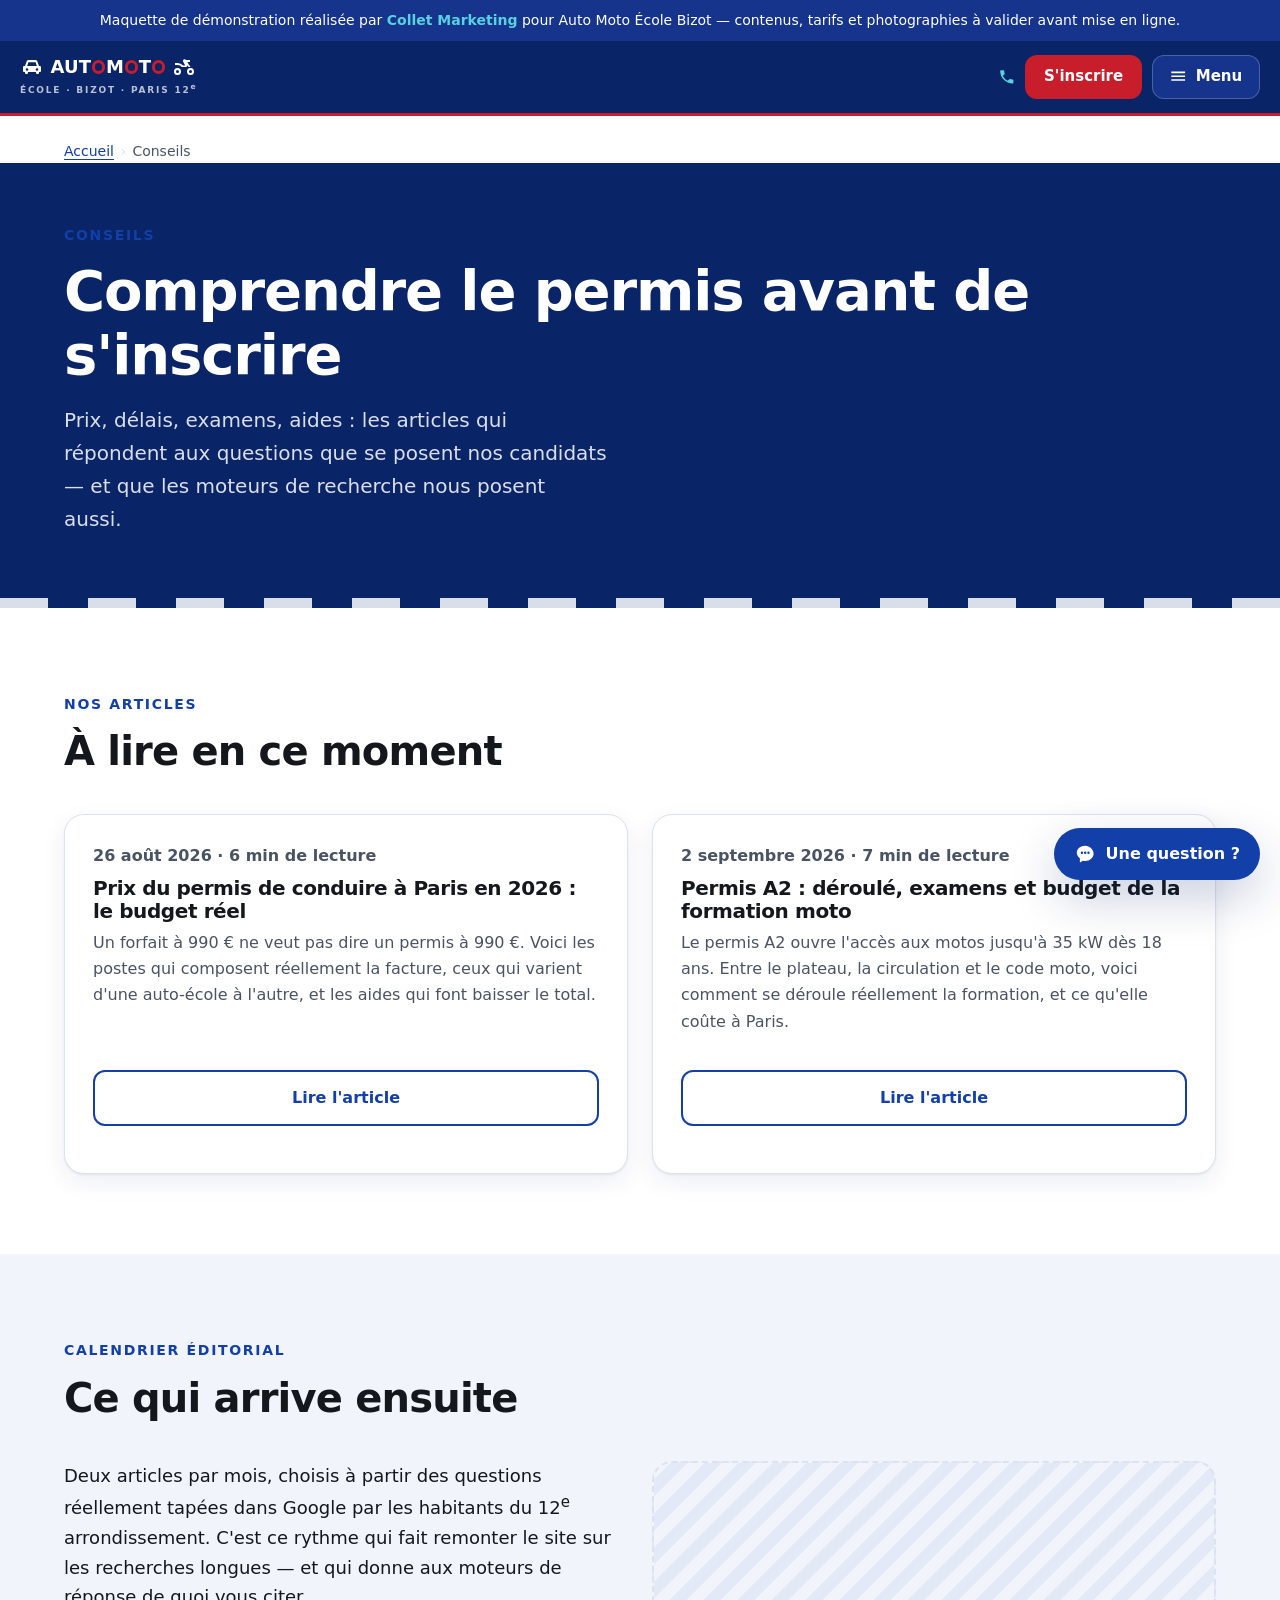
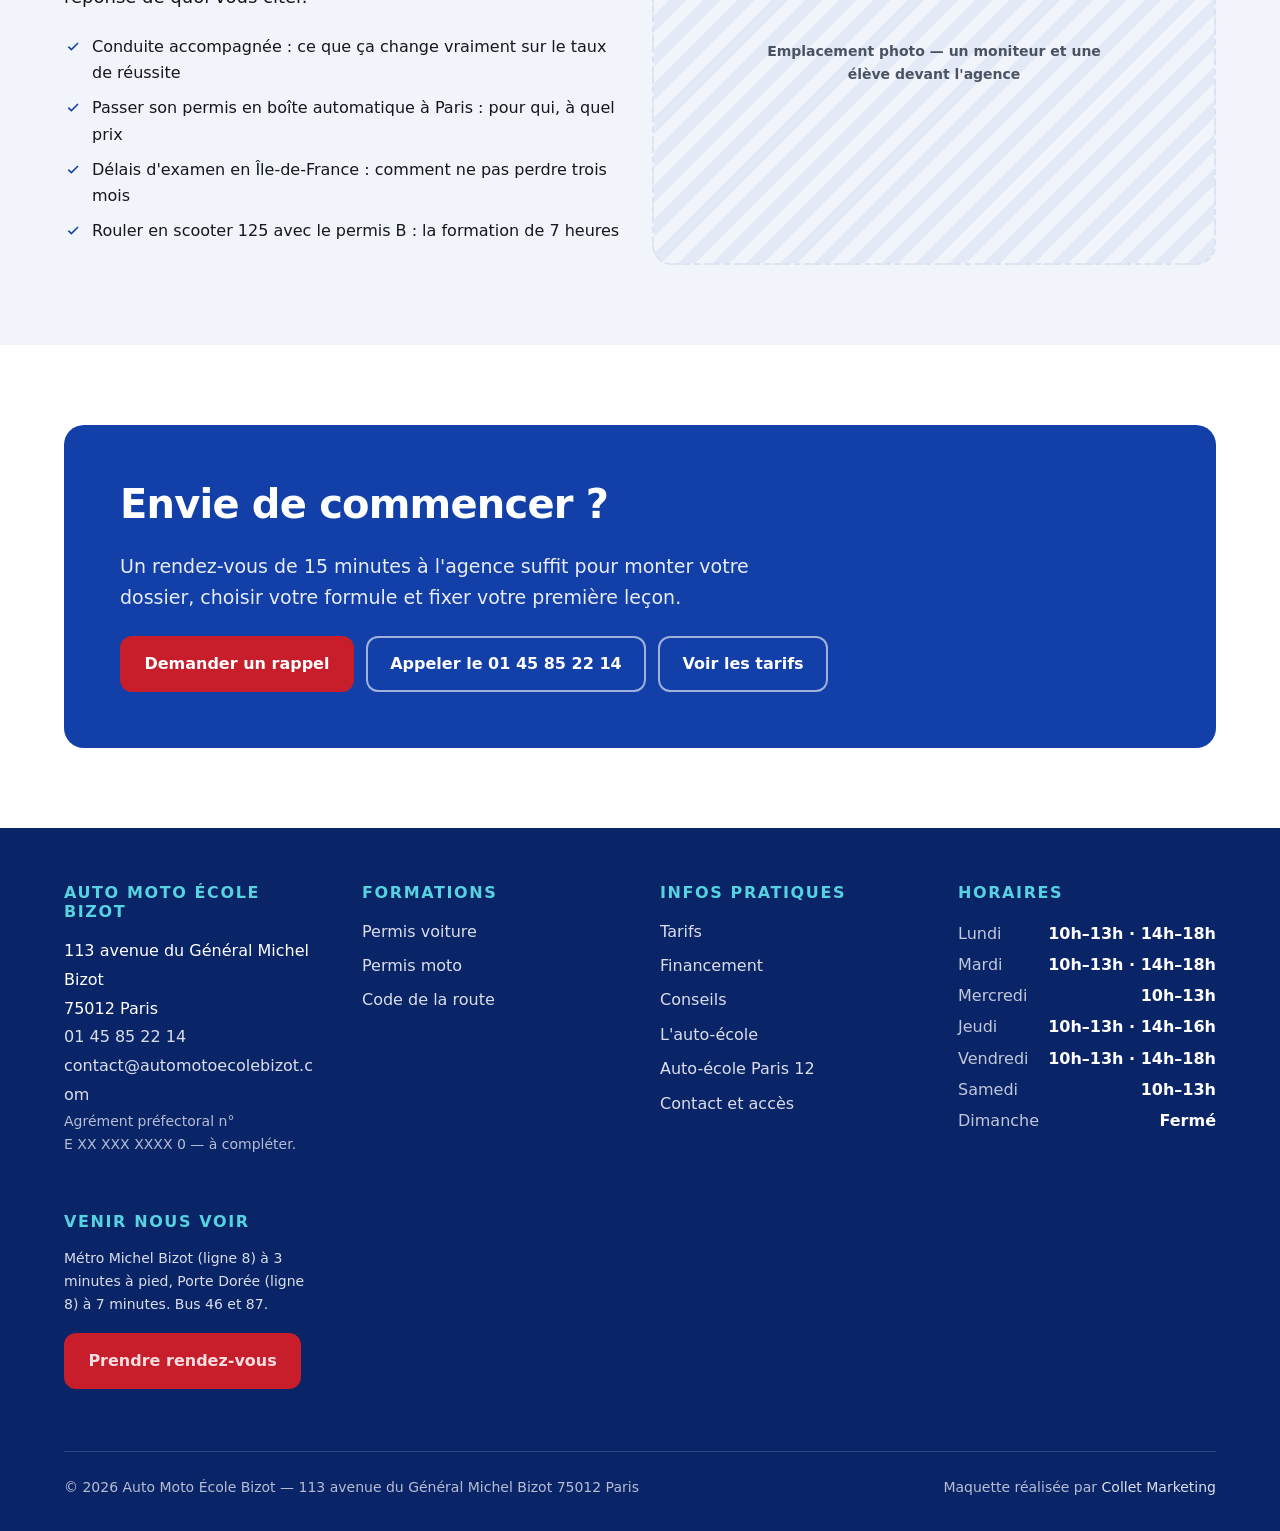
<file: blog.html>
<!DOCTYPE html>
<html lang="fr">
<head>
<meta charset="utf-8">
<meta name="viewport" content="width=device-width, initial-scale=1">
<title>Conseils permis de conduire — auto-école Paris 12 | AME Bizot</title>
<meta name="description" content="Prix du permis à Paris, permis A2, délais d'examen, aides au financement : les conseils de l'auto-école Bizot, dans le 12e arrondissement.">
<link rel="canonical" href="https://www.automotoecolebizot.com/blog.html">
<meta name="theme-color" content="#123fa8">
<meta property="og:type" content="website">
<meta property="og:locale" content="fr_FR">
<meta property="og:site_name" content="Auto Moto École Bizot">
<meta property="og:title" content="Conseils permis de conduire — auto-école Paris 12 | AME Bizot">
<meta property="og:description" content="Prix du permis à Paris, permis A2, délais d'examen, aides au financement : les conseils de l'auto-école Bizot, dans le 12e arrondissement.">
<meta property="og:url" content="https://www.automotoecolebizot.com/blog.html">
<meta name="twitter:card" content="summary_large_image">
<link rel="stylesheet" href="assets/css/bizot.css?v=4ac0fec944">
<script type="application/ld+json">{"@context":"https://schema.org","@type":["DrivingSchool","LocalBusiness"],"@id":"https://www.automotoecolebizot.com/#etablissement","name":"Auto Moto École Bizot","legalName":"AUTO MOTO ECOLE BIZOT","url":"https://www.automotoecolebizot.com/","telephone":"+33145852214","email":"contact@automotoecolebizot.com","image":"https://www.automotoecolebizot.com/assets/img/devanture.jpg","priceRange":"€€","currenciesAccepted":"EUR","address":{"@type":"PostalAddress","streetAddress":"113 avenue du Général Michel Bizot","postalCode":"75012","addressLocality":"Paris","addressRegion":"Île-de-France","addressCountry":"FR"},"geo":{"@type":"GeoCoordinates","latitude":"48.8368","longitude":"2.4048"},"openingHoursSpecification":[{"@type":"OpeningHoursSpecification","dayOfWeek":["Monday","Tuesday","Friday"],"opens":"10:00","closes":"13:00"},{"@type":"OpeningHoursSpecification","dayOfWeek":["Monday","Tuesday","Friday"],"opens":"14:00","closes":"18:00"},{"@type":"OpeningHoursSpecification","dayOfWeek":["Wednesday","Saturday"],"opens":"10:00","closes":"13:00"},{"@type":"OpeningHoursSpecification","dayOfWeek":"Thursday","opens":"10:00","closes":"13:00"},{"@type":"OpeningHoursSpecification","dayOfWeek":"Thursday","opens":"14:00","closes":"16:00"}],"areaServed":[{"@type":"City","name":"Paris 12e"},{"@type":"City","name":"Saint-Mandé"},{"@type":"City","name":"Charenton-le-Pont"},{"@type":"City","name":"Vincennes"}],"hasOfferCatalog":{"@type":"OfferCatalog","name":"Formations au permis de conduire","itemListElement":[{"@type":"Offer","name":"Permis B — forfait 20 h boîte manuelle","price":"990","priceCurrency":"EUR"},{"@type":"Offer","name":"Permis B — forfait 20 h boîte automatique","price":"990","priceCurrency":"EUR"},{"@type":"Offer","name":"Permis A2 — forfait 20 h moto","price":"890","priceCurrency":"EUR"}]},"publicAccess":true,"sameAs":["https://www.instagram.com/"]}</script>
<script type="application/ld+json">{"@context":"https://schema.org","@type":"Blog","name":"Conseils — Auto Moto École Bizot","url":"https://www.automotoecolebizot.com/blog.html","blogPost":[{"@context":"https://schema.org","@type":"Article","headline":"Prix du permis de conduire à Paris en 2026 : le budget réel","description":"Combien coûte vraiment le permis à Paris ? Forfait, heures supplémentaires, examens, aides : le détail poste par poste, avec les montants pratiqués dans le 12e arrondissement.","datePublished":"2026-08-26","dateModified":"2026-08-26","inLanguage":"fr-FR","author":{"@type":"Organization","name":"Auto Moto École Bizot","url":"https://www.automotoecolebizot.com/"},"publisher":{"@id":"https://www.automotoecolebizot.com/#etablissement"},"mainEntityOfPage":{"@type":"WebPage","@id":"https://www.automotoecolebizot.com/blog/prix-permis-de-conduire-paris.html"}},{"@context":"https://schema.org","@type":"Article","headline":"Permis A2 : déroulé, examens et budget de la formation moto","description":"Permis moto A2 : conditions d'accès, plateau et circulation, nombre d'heures, coût et passerelle vers le permis A. Le guide complet pour les candidats parisiens.","datePublished":"2026-09-02","dateModified":"2026-09-02","inLanguage":"fr-FR","author":{"@type":"Organization","name":"Auto Moto École Bizot","url":"https://www.automotoecolebizot.com/"},"publisher":{"@id":"https://www.automotoecolebizot.com/#etablissement"},"mainEntityOfPage":{"@type":"WebPage","@id":"https://www.automotoecolebizot.com/blog/permis-a2-moto-paris.html"}}]}</script>
<script type="application/ld+json">{"@context":"https://schema.org","@type":"BreadcrumbList","itemListElement":[{"@type":"ListItem","position":1,"name":"Accueil","item":"https://www.automotoecolebizot.com/index.html"},{"@type":"ListItem","position":2,"name":"Conseils"}]}</script>
</head>
<body>
<a class="saut-navigation" href="#contenu">Aller au contenu</a>
<div class="bandeau-maquette">Maquette de démonstration réalisée par <strong>Collet Marketing</strong> pour Auto Moto École Bizot — contenus, tarifs et photographies à valider avant mise en ligne.</div>
<header class="entete">
  <div class="conteneur entete__barre">
    <a class="logo" href="index.html">
      <span class="logo__lockup" aria-hidden="true"><svg class="logo__vehicule" viewBox="0 0 24 24" aria-hidden="true" focusable="false"><path d="M5 11l1.5-4.3A2 2 0 0 1 8.4 5h7.2a2 2 0 0 1 1.9 1.7L19 11h1a1 1 0 0 1 1 1v4a1 1 0 0 1-1 1h-1v1a1 1 0 0 1-1 1h-1a1 1 0 0 1-1-1v-1H8v1a1 1 0 0 1-1 1H6a1 1 0 0 1-1-1v-1H4a1 1 0 0 1-1-1v-4a1 1 0 0 1 1-1zm2.2 0h9.6l-1.1-3.4a.6.6 0 0 0-.5-.4H8.8a.6.6 0 0 0-.5.4zM7 13.2a1.3 1.3 0 1 0 0 2.6 1.3 1.3 0 0 0 0-2.6zm10 0a1.3 1.3 0 1 0 0 2.6 1.3 1.3 0 0 0 0-2.6z"/></svg><span class="logo__mot">AUT<i class="logo__o"></i>M<i class="logo__o"></i>T<i class="logo__o"></i></span><svg class="logo__vehicule" viewBox="0 0 24 24" aria-hidden="true" focusable="false"><path d="M5.5 13a3.5 3.5 0 1 0 0 7 3.5 3.5 0 0 0 0-7zm13 0a3.5 3.5 0 1 0 0 7 3.5 3.5 0 0 0 0-7zm-13 2a1.5 1.5 0 1 1 0 3 1.5 1.5 0 0 1 0-3zm13 0a1.5 1.5 0 1 1 0 3 1.5 1.5 0 0 1 0-3zM14 5h4v2h-2.6l1.3 2.4A5.5 5.5 0 0 1 18.5 12h-2a3.5 3.5 0 0 0-.8-1.6L14.4 12H9.9a5.5 5.5 0 0 0-4.4-2H3V8h2.5a7.5 7.5 0 0 1 5.6 2.5h2.1l-2-3.7A1.5 1.5 0 0 1 14 5z"/></svg></span><span class="logo__sous" aria-hidden="true">ÉCOLE · BIZOT<span class="logo__ville"> · PARIS 12<sup>e</sup></span></span>
      <span class="visuellement-cache">Auto Moto École Bizot — accueil</span>
    </a>
    <nav class="nav" aria-label="Navigation principale">
      <ul class="nav__liste"><li class="nav__groupe" data-groupe><button class="nav__lien nav__declencheur" type="button" data-groupe-bouton aria-expanded="false" aria-controls="menu-formations">Formations<svg class="nav__chevron" viewBox="0 0 24 24" aria-hidden="true" focusable="false"><path d="M12 15.4 5.6 9l1.4-1.4 5 5 5-5L18.4 9z"/></svg></button><ul class="nav__sous" id="menu-formations"><li><a class="nav__sous-lien" href="permis-voiture.html">Permis voiture</a></li><li><a class="nav__sous-lien" href="permis-moto.html">Permis moto</a></li><li><a class="nav__sous-lien" href="code-de-la-route.html">Code de la route</a></li></ul></li><li><a class="nav__lien" href="tarifs.html">Tarifs</a></li><li><a class="nav__lien" href="financement.html">Financement</a></li><li><a class="nav__lien" href="blog.html" aria-current="page">Conseils</a></li><li><a class="nav__lien" href="a-propos.html">L'auto-école</a></li></ul>
    </nav>
    <div class="entete__actions">
      <a class="tel-entete" href="tel:+33145852214"><svg viewBox="0 0 24 24" aria-hidden="true" focusable="false"><path d="M6.6 10.8a15.1 15.1 0 0 0 6.6 6.6l2.2-2.2a1 1 0 0 1 1-.24 11.4 11.4 0 0 0 3.6.58 1 1 0 0 1 1 1V20a1 1 0 0 1-1 1A17 17 0 0 1 3 4a1 1 0 0 1 1-1h3.5a1 1 0 0 1 1 1 11.4 11.4 0 0 0 .58 3.6 1 1 0 0 1-.25 1z"/></svg><span class="tel-entete__texte">01 45 85 22 14</span></a>
      <a class="bouton bouton--principal entete__cta" href="contact.html">S'inscrire</a>
      <button class="bouton-menu" type="button" data-tiroir-ouvrir aria-label="Menu"
              aria-expanded="false" aria-controls="tiroir"><svg class="bouton-menu__icone" viewBox="0 0 24 24" aria-hidden="true" focusable="false"><path d="M3 6h18v2H3zm0 5h18v2H3zm0 5h18v2H3z"/></svg><span
              class="bouton-menu__texte">Menu</span></button>
    </div>
  </div>
</header>

<div class="voile" data-voile></div>
<div class="tiroir" id="tiroir" data-tiroir role="dialog" aria-modal="true" aria-label="Menu">
  <div class="tiroir__entete">
    <span class="tiroir__titre">Menu</span>
    <button class="tiroir__fermer" type="button" data-tiroir-fermer aria-label="Fermer le menu"><svg viewBox="0 0 24 24" aria-hidden="true" focusable="false"><path d="m12 10.6 5.3-5.3 1.4 1.4-5.3 5.3 5.3 5.3-1.4 1.4-5.3-5.3-5.3 5.3-1.4-1.4 5.3-5.3-5.3-5.3 1.4-1.4z"/></svg></button>
  </div>
  <nav class="tiroir__corps" aria-label="Navigation du menu">
    <p class="tiroir__section" id="tiroir-formations">Formations</p>
    <ul class="tiroir__liste" aria-labelledby="tiroir-formations"><li><a class="tiroir__lien" href="permis-voiture.html">Permis voiture</a></li><li><a class="tiroir__lien" href="permis-moto.html">Permis moto</a></li><li><a class="tiroir__lien" href="code-de-la-route.html">Code de la route</a></li></ul>
    <p class="tiroir__section" id="tiroir-infos">Infos pratiques</p>
    <ul class="tiroir__liste" aria-labelledby="tiroir-infos"><li><a class="tiroir__lien" href="tarifs.html">Tarifs</a></li><li><a class="tiroir__lien" href="financement.html">Financement</a></li><li><a class="tiroir__lien" href="blog.html" aria-current="page">Conseils</a></li><li><a class="tiroir__lien" href="a-propos.html">L'auto-école</a></li><li><a class="tiroir__lien" href="auto-ecole-paris-12.html">Auto-école Paris 12</a></li><li><a class="tiroir__lien" href="contact.html">Contact et accès</a></li></ul>
  </nav>
  <div class="tiroir__pied">
    <a class="tiroir__tel" href="tel:+33145852214"><svg viewBox="0 0 24 24" aria-hidden="true" focusable="false"><path d="M6.6 10.8a15.1 15.1 0 0 0 6.6 6.6l2.2-2.2a1 1 0 0 1 1-.24 11.4 11.4 0 0 0 3.6.58 1 1 0 0 1 1 1V20a1 1 0 0 1-1 1A17 17 0 0 1 3 4a1 1 0 0 1 1-1h3.5a1 1 0 0 1 1 1 11.4 11.4 0 0 0 .58 3.6 1 1 0 0 1-.25 1z"/></svg>01 45 85 22 14</a>
    <p class="tiroir__horaire">Ouvert du lundi au samedi</p>
    <a class="bouton bouton--principal bouton--large" href="contact.html">S'inscrire</a>
  </div>
</div>
<main id="contenu">
<div class="conteneur fil-ariane"><nav aria-label="Fil d'Ariane"><ol><li><a href="index.html">Accueil</a></li><li aria-current="page">Conseils</li></ol></nav></div>

<section class="heros sur-fond-sombre" style="padding-block:3.5rem 3rem">
  <div class="conteneur">
    <span class="surtitre">Conseils</span>
    <h1>Comprendre le permis avant de s'inscrire</h1>
    <p class="heros__accroche">Prix, délais, examens, aides : les articles qui répondent aux questions que se posent nos candidats — et que les moteurs de recherche nous posent aussi.</p>
  </div>
</section>
<section class="section">
  <div class="conteneur">
    <div class="section__intro">
      <span class="surtitre">Nos articles</span>
      <h2>À lire en ce moment</h2>
    </div>
    <div class="grille grille--2"><article class="carte article-carte">
  <p class="article-meta">26 août 2026 · 6 min de lecture</p>
  <h3><a href="blog/prix-permis-de-conduire-paris.html">Prix du permis de conduire à Paris en 2026 : le budget réel</a></h3>
  <p>Un forfait à 990 € ne veut pas dire un permis à 990 €. Voici les postes qui composent réellement la facture, ceux qui varient d'une auto-école à l'autre, et les aides qui font baisser le total.</p>
  <p class="carte__pied"><a class="bouton bouton--secondaire bouton--large" href="blog/prix-permis-de-conduire-paris.html">Lire l'article</a></p>
</article><article class="carte article-carte">
  <p class="article-meta">2 septembre 2026 · 7 min de lecture</p>
  <h3><a href="blog/permis-a2-moto-paris.html">Permis A2 : déroulé, examens et budget de la formation moto</a></h3>
  <p>Le permis A2 ouvre l'accès aux motos jusqu'à 35 kW dès 18 ans. Entre le plateau, la circulation et le code moto, voici comment se déroule réellement la formation, et ce qu'elle coûte à Paris.</p>
  <p class="carte__pied"><a class="bouton bouton--secondaire bouton--large" href="blog/permis-a2-moto-paris.html">Lire l'article</a></p>
</article></div>
  </div>
</section>
<section class="section section--claire">
  <div class="conteneur">
    <div class="section__intro">
      <span class="surtitre">Calendrier éditorial</span>
      <h2>Ce qui arrive ensuite</h2>
    </div>
    
    <div class="grille grille--2">
      <div>
        <p>Deux articles par mois, choisis à partir des questions réellement tapées dans
        Google par les habitants du 12<sup>e</sup> arrondissement. C'est ce rythme qui fait
        remonter le site sur les recherches longues — et qui donne aux moteurs de réponse
        de quoi vous citer.</p>
        <ul class="liste-cochee"><li><svg viewBox="0 0 24 24" aria-hidden="true" focusable="false"><path d="M9.6 16.6 5 12l1.4-1.4 3.2 3.2 8-8L19 7.2z"/></svg><span>Conduite accompagnée : ce que ça change vraiment sur le taux de réussite</span></li><li><svg viewBox="0 0 24 24" aria-hidden="true" focusable="false"><path d="M9.6 16.6 5 12l1.4-1.4 3.2 3.2 8-8L19 7.2z"/></svg><span>Passer son permis en boîte automatique à Paris : pour qui, à quel prix</span></li><li><svg viewBox="0 0 24 24" aria-hidden="true" focusable="false"><path d="M9.6 16.6 5 12l1.4-1.4 3.2 3.2 8-8L19 7.2z"/></svg><span>Délais d'examen en Île-de-France : comment ne pas perdre trois mois</span></li><li><svg viewBox="0 0 24 24" aria-hidden="true" focusable="false"><path d="M9.6 16.6 5 12l1.4-1.4 3.2 3.2 8-8L19 7.2z"/></svg><span>Rouler en scooter 125 avec le permis B : la formation de 7 heures</span></li></ul>
      </div>
      <div class="photo photo--large" role="img" aria-label="un moniteur et une élève devant l'agence"><span>Emplacement photo — un moniteur et une élève devant l'agence</span></div>
    </div>
  </div>
</section>
<section class="section">
  <div class="conteneur">
    <div class="appel">
      <h2>Envie de commencer&nbsp;?</h2>
      <p>Un rendez-vous de 15 minutes à l'agence suffit pour monter votre dossier, choisir votre formule et fixer votre première leçon.</p>
      <div class="boutons">
        <a class="bouton bouton--principal" href="contact.html">Demander un rappel</a>
        <a class="bouton bouton--secondaire" href="tel:+33145852214">Appeler le 01 45 85 22 14</a>
        <a class="bouton bouton--secondaire" href="tarifs.html">Voir les tarifs</a>
      </div>
    </div>
  </div>
</section>
</main>

<footer class="pied">
  <div class="conteneur">
    <div class="pied__grille">
      <div>
        <h2>Auto Moto École Bizot</h2>
        <address>
          113 avenue du Général Michel Bizot<br>75012 Paris<br>
          <a href="tel:+33145852214">01 45 85 22 14</a><br>
          <a href="mailto:contact@automotoecolebizot.com">contact@automotoecolebizot.com</a>
        </address>
        <p class="mention" style="color:rgba(255,255,255,.7)">
          Agrément préfectoral n° E&nbsp;XX&nbsp;XXX&nbsp;XXXX&nbsp;0 — à compléter.
        </p>
      </div>
      <div>
        <h2>Formations</h2>
        <ul><li><a href="permis-voiture.html">Permis voiture</a></li><li><a href="permis-moto.html">Permis moto</a></li><li><a href="code-de-la-route.html">Code de la route</a></li></ul>
      </div>
      <div>
        <h2>Infos pratiques</h2>
        <ul><li><a href="tarifs.html">Tarifs</a></li><li><a href="financement.html">Financement</a></li><li><a href="blog.html">Conseils</a></li><li><a href="a-propos.html">L'auto-école</a></li><li><a href="auto-ecole-paris-12.html">Auto-école Paris 12</a></li><li><a href="contact.html">Contact et accès</a></li></ul>
      </div>
      <div>
        <h2>Horaires</h2>
        <dl class="pied__horaires"><div><dt>Lundi</dt><dd>10h–13h · 14h–18h</dd></div><div><dt>Mardi</dt><dd>10h–13h · 14h–18h</dd></div><div><dt>Mercredi</dt><dd>10h–13h</dd></div><div><dt>Jeudi</dt><dd>10h–13h · 14h–16h</dd></div><div><dt>Vendredi</dt><dd>10h–13h · 14h–18h</dd></div><div><dt>Samedi</dt><dd>10h–13h</dd></div><div><dt>Dimanche</dt><dd>Fermé</dd></div></dl>
      </div>
      <div>
        <h2>Venir nous voir</h2>
        <p class="mention" style="color:rgba(255,255,255,.85);max-width:16rem">
          Métro Michel Bizot (ligne 8) à 3 minutes à pied, Porte Dorée (ligne 8) à 7 minutes.
          Bus 46 et 87.
        </p>
        <p><a class="bouton bouton--principal" href="contact.html">Prendre rendez-vous</a></p>
      </div>
    </div>
    <div class="pied__bas">
      <p class="sans-marge-bas">© 2026 Auto Moto École Bizot — 113 avenue du Général Michel Bizot 75012 Paris</p>
      <p class="sans-marge-bas">Maquette réalisée par <a href="https://colletmarketing.com">Collet Marketing</a></p>
    </div>
  </div>
</footer>

<!-- assistant:début -->
<div class="chat" data-chat data-prefixe="">
  <button class="chat__lanceur" type="button" data-chat-ouvrir
          aria-expanded="false" aria-controls="chat-panneau">
    <svg class="chat__icone" viewBox="0 0 24 24" aria-hidden="true" focusable="false"><path d="M12 3c-5 0-9 3.4-9 7.5 0 2.3 1.3 4.4 3.3 5.8V21l3.4-2a11 11 0 0 0 2.3.2c5 0 9-3.4 9-7.7S17 3 12 3zm-3.5 8.7a1.3 1.3 0 1 1 0-2.6 1.3 1.3 0 0 1 0 2.6zm3.5 0a1.3 1.3 0 1 1 0-2.6 1.3 1.3 0 0 1 0 2.6zm3.5 0a1.3 1.3 0 1 1 0-2.6 1.3 1.3 0 0 1 0 2.6z"/></svg><span class="chat__lanceur-texte">Une question&nbsp;?</span>
  </button>
  <section class="chat__panneau" id="chat-panneau" data-chat-panneau
           role="dialog" aria-labelledby="chat-titre">
    <header class="chat__entete">
      <div>
        <p class="chat__titre" id="chat-titre">Assistant Auto Moto École Bizot</p>
        <p class="chat__note">Réponses préparées par l'auto-école, sans IA</p>
      </div>
      <button class="chat__fermer" type="button" data-chat-fermer aria-label="Fermer la discussion"><svg viewBox="0 0 24 24" aria-hidden="true" focusable="false"><path d="m12 10.6 5.3-5.3 1.4 1.4-5.3 5.3 5.3 5.3-1.4 1.4-5.3-5.3-5.3 5.3-1.4-1.4 5.3-5.3-5.3-5.3 1.4-1.4z"/></svg></button>
    </header>
    <div class="chat__fil" data-chat-fil role="log" aria-live="polite" aria-label="Conversation"></div>
    <div class="chat__suggestions" data-chat-suggestions></div>
    <form class="chat__saisie" data-chat-form>
      <label class="visuellement-cache" for="chat-champ">Votre question</label>
      <input id="chat-champ" data-chat-champ type="text" autocomplete="off"
             placeholder="Écrivez votre question…">
      <button class="chat__envoyer" type="submit" aria-label="Envoyer la question"><svg viewBox="0 0 24 24" aria-hidden="true" focusable="false"><path d="M3.4 20.4 21 12 3.4 3.6 3.4 10l12.6 2-12.6 2z"/></svg></button>
    </form>
  </section>
</div>
<!-- assistant:fin -->
<script src="assets/js/site.js?v=e7a0ee19bc" defer></script>
<script src="assets/js/chat.js?v=925b62ed51" defer></script>
</body>
</html>
</file>
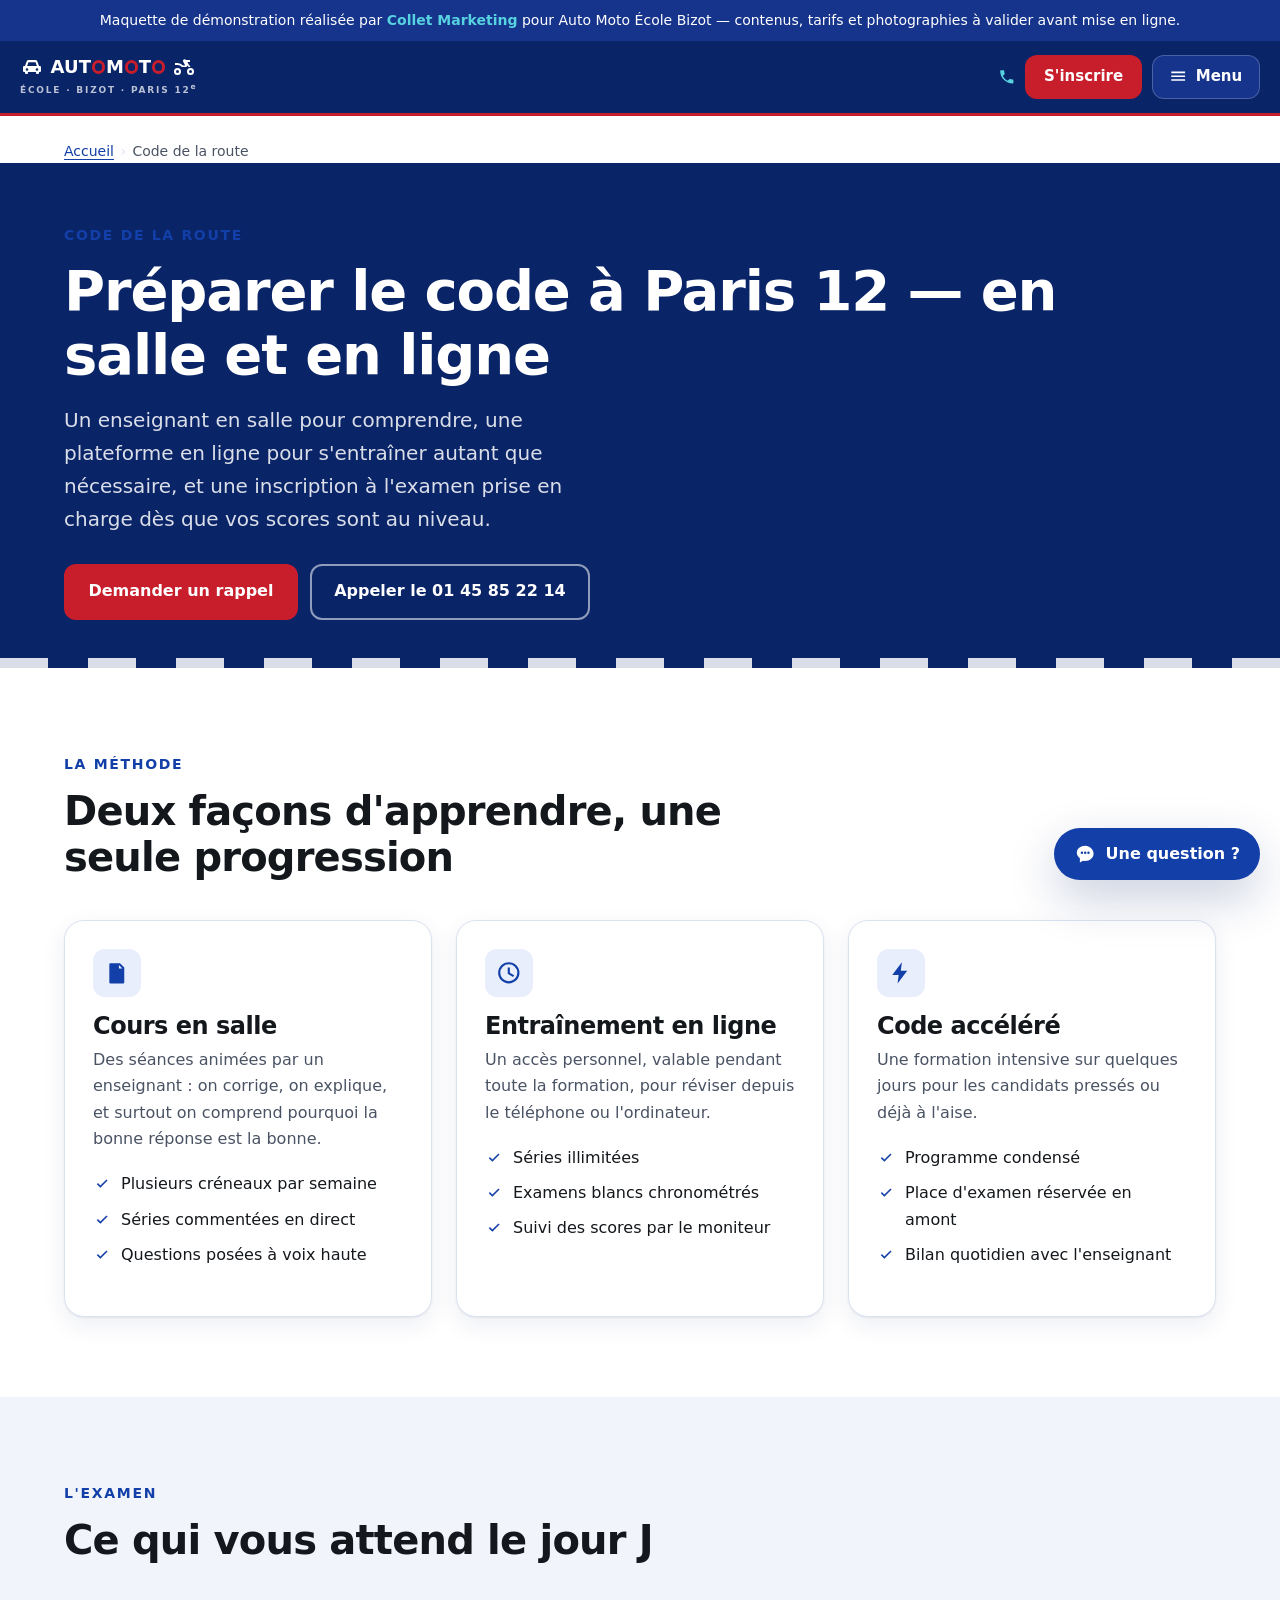
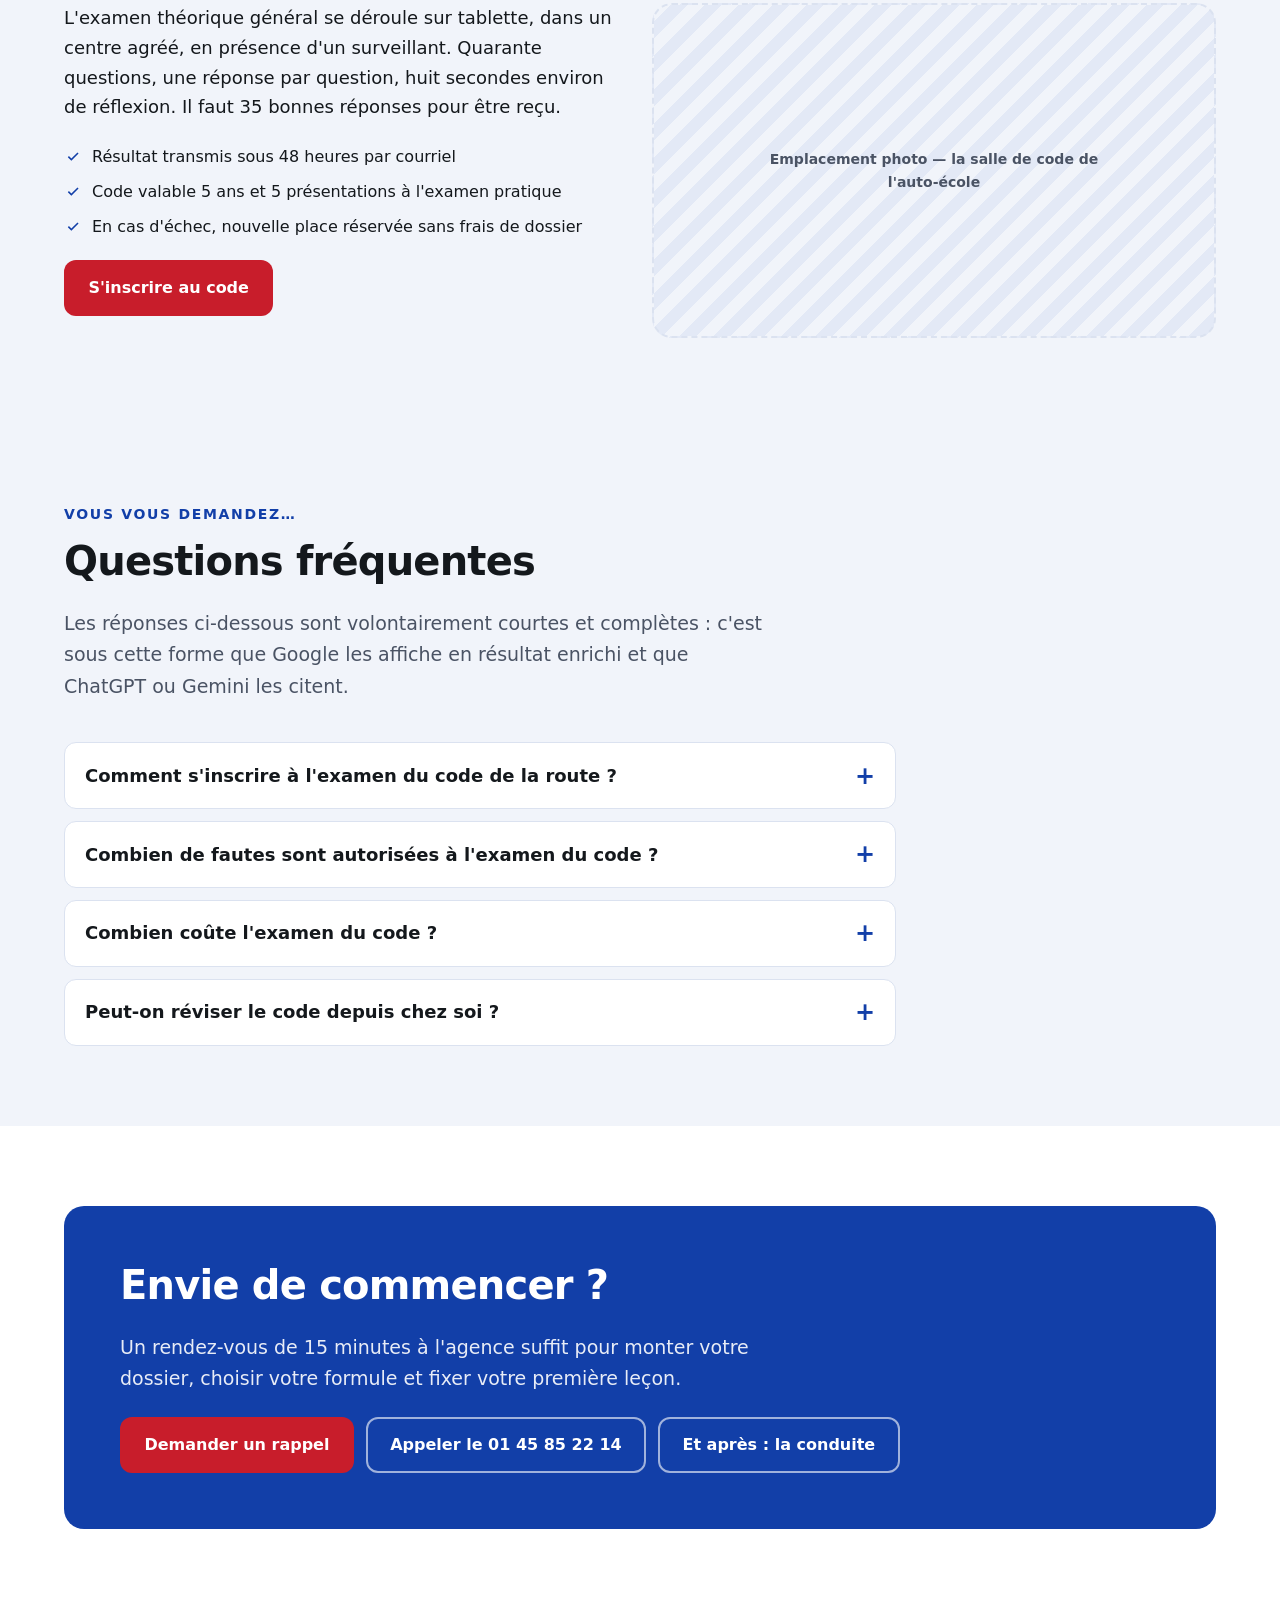
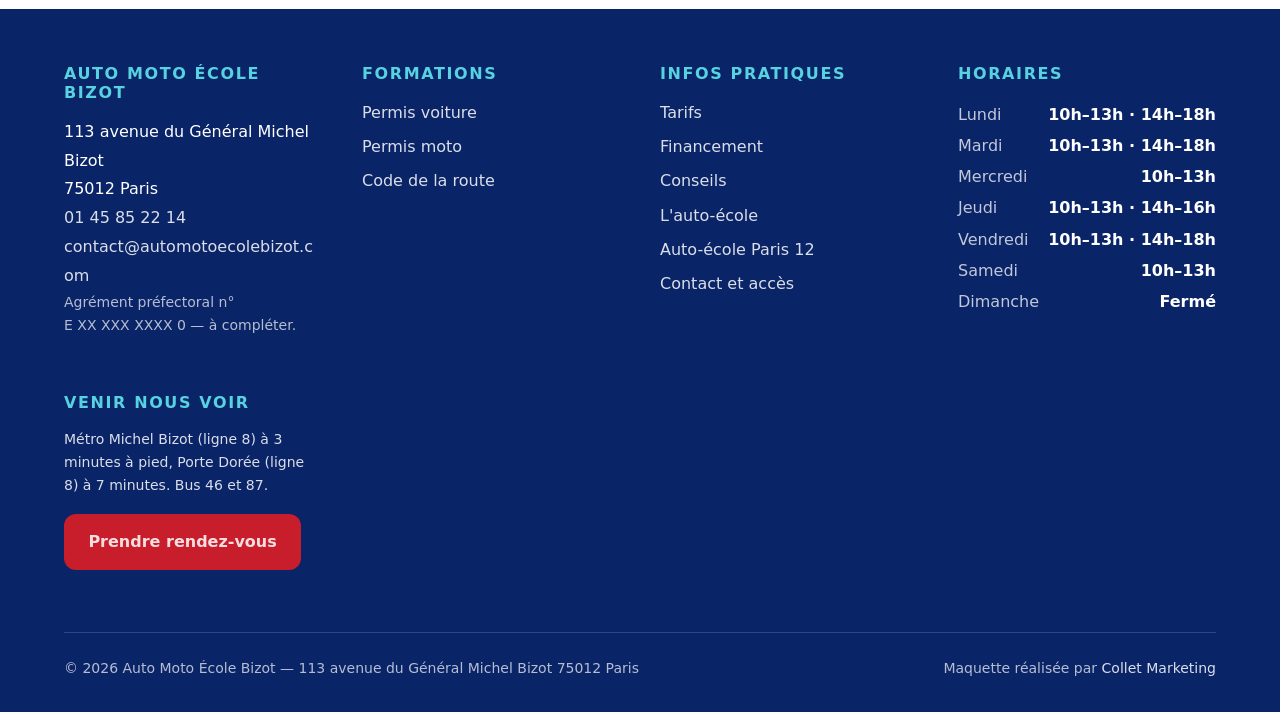
<file: code-de-la-route.html>
<!DOCTYPE html>
<html lang="fr">
<head>
<meta charset="utf-8">
<meta name="viewport" content="width=device-width, initial-scale=1">
<title>Code de la route à Paris 12 — cours en salle et en ligne | AME Bizot</title>
<meta name="description" content="Préparez le code de la route à Paris 12e : cours en salle avec un enseignant, entraînement en ligne illimité, code accéléré et inscription à l'examen prise en charge.">
<link rel="canonical" href="https://www.automotoecolebizot.com/code-de-la-route.html">
<meta name="theme-color" content="#123fa8">
<meta property="og:type" content="website">
<meta property="og:locale" content="fr_FR">
<meta property="og:site_name" content="Auto Moto École Bizot">
<meta property="og:title" content="Code de la route à Paris 12 — cours en salle et en ligne | AME Bizot">
<meta property="og:description" content="Préparez le code de la route à Paris 12e : cours en salle avec un enseignant, entraînement en ligne illimité, code accéléré et inscription à l'examen prise en charge.">
<meta property="og:url" content="https://www.automotoecolebizot.com/code-de-la-route.html">
<meta name="twitter:card" content="summary_large_image">
<link rel="stylesheet" href="assets/css/bizot.css?v=4ac0fec944">
<script type="application/ld+json">{"@context":"https://schema.org","@type":["DrivingSchool","LocalBusiness"],"@id":"https://www.automotoecolebizot.com/#etablissement","name":"Auto Moto École Bizot","legalName":"AUTO MOTO ECOLE BIZOT","url":"https://www.automotoecolebizot.com/","telephone":"+33145852214","email":"contact@automotoecolebizot.com","image":"https://www.automotoecolebizot.com/assets/img/devanture.jpg","priceRange":"€€","currenciesAccepted":"EUR","address":{"@type":"PostalAddress","streetAddress":"113 avenue du Général Michel Bizot","postalCode":"75012","addressLocality":"Paris","addressRegion":"Île-de-France","addressCountry":"FR"},"geo":{"@type":"GeoCoordinates","latitude":"48.8368","longitude":"2.4048"},"openingHoursSpecification":[{"@type":"OpeningHoursSpecification","dayOfWeek":["Monday","Tuesday","Friday"],"opens":"10:00","closes":"13:00"},{"@type":"OpeningHoursSpecification","dayOfWeek":["Monday","Tuesday","Friday"],"opens":"14:00","closes":"18:00"},{"@type":"OpeningHoursSpecification","dayOfWeek":["Wednesday","Saturday"],"opens":"10:00","closes":"13:00"},{"@type":"OpeningHoursSpecification","dayOfWeek":"Thursday","opens":"10:00","closes":"13:00"},{"@type":"OpeningHoursSpecification","dayOfWeek":"Thursday","opens":"14:00","closes":"16:00"}],"areaServed":[{"@type":"City","name":"Paris 12e"},{"@type":"City","name":"Saint-Mandé"},{"@type":"City","name":"Charenton-le-Pont"},{"@type":"City","name":"Vincennes"}],"hasOfferCatalog":{"@type":"OfferCatalog","name":"Formations au permis de conduire","itemListElement":[{"@type":"Offer","name":"Permis B — forfait 20 h boîte manuelle","price":"990","priceCurrency":"EUR"},{"@type":"Offer","name":"Permis B — forfait 20 h boîte automatique","price":"990","priceCurrency":"EUR"},{"@type":"Offer","name":"Permis A2 — forfait 20 h moto","price":"890","priceCurrency":"EUR"}]},"publicAccess":true,"sameAs":["https://www.instagram.com/"]}</script>
<script type="application/ld+json">{"@context":"https://schema.org","@type":"FAQPage","mainEntity":[{"@type":"Question","name":"Comment s'inscrire à l'examen du code de la route ?","acceptedAnswer":{"@type":"Answer","text":"L'auto-école s'occupe de tout : création du dossier ANTS, obtention du numéro NEPH puis réservation d'une place d'examen théorique dans un centre agréé proche du 12e arrondissement. Vous recevez la convocation par courriel."}},{"@type":"Question","name":"Combien de fautes sont autorisées à l'examen du code ?","acceptedAnswer":{"@type":"Answer","text":"L'examen comporte 40 questions ; il faut au moins 35 bonnes réponses, soit 5 fautes maximum, pour être reçu."}},{"@type":"Question","name":"Combien coûte l'examen du code ?","acceptedAnswer":{"@type":"Answer","text":"La redevance d'examen théorique est de 30 €, versée à l'organisme agréé. Dans nos forfaits permis, la préparation et l'accompagnement à l'inscription sont inclus."}},{"@type":"Question","name":"Peut-on réviser le code depuis chez soi ?","acceptedAnswer":{"@type":"Answer","text":"Oui. Chaque élève reçoit un accès personnel à la plateforme d'entraînement en ligne : séries illimitées, examens blancs et suivi des scores, consultables par le moniteur qui vous conseille selon vos erreurs."}}]}</script>
<script type="application/ld+json">{"@context":"https://schema.org","@type":"BreadcrumbList","itemListElement":[{"@type":"ListItem","position":1,"name":"Accueil","item":"https://www.automotoecolebizot.com/index.html"},{"@type":"ListItem","position":2,"name":"Code de la route"}]}</script>
</head>
<body>
<a class="saut-navigation" href="#contenu">Aller au contenu</a>
<div class="bandeau-maquette">Maquette de démonstration réalisée par <strong>Collet Marketing</strong> pour Auto Moto École Bizot — contenus, tarifs et photographies à valider avant mise en ligne.</div>
<header class="entete">
  <div class="conteneur entete__barre">
    <a class="logo" href="index.html">
      <span class="logo__lockup" aria-hidden="true"><svg class="logo__vehicule" viewBox="0 0 24 24" aria-hidden="true" focusable="false"><path d="M5 11l1.5-4.3A2 2 0 0 1 8.4 5h7.2a2 2 0 0 1 1.9 1.7L19 11h1a1 1 0 0 1 1 1v4a1 1 0 0 1-1 1h-1v1a1 1 0 0 1-1 1h-1a1 1 0 0 1-1-1v-1H8v1a1 1 0 0 1-1 1H6a1 1 0 0 1-1-1v-1H4a1 1 0 0 1-1-1v-4a1 1 0 0 1 1-1zm2.2 0h9.6l-1.1-3.4a.6.6 0 0 0-.5-.4H8.8a.6.6 0 0 0-.5.4zM7 13.2a1.3 1.3 0 1 0 0 2.6 1.3 1.3 0 0 0 0-2.6zm10 0a1.3 1.3 0 1 0 0 2.6 1.3 1.3 0 0 0 0-2.6z"/></svg><span class="logo__mot">AUT<i class="logo__o"></i>M<i class="logo__o"></i>T<i class="logo__o"></i></span><svg class="logo__vehicule" viewBox="0 0 24 24" aria-hidden="true" focusable="false"><path d="M5.5 13a3.5 3.5 0 1 0 0 7 3.5 3.5 0 0 0 0-7zm13 0a3.5 3.5 0 1 0 0 7 3.5 3.5 0 0 0 0-7zm-13 2a1.5 1.5 0 1 1 0 3 1.5 1.5 0 0 1 0-3zm13 0a1.5 1.5 0 1 1 0 3 1.5 1.5 0 0 1 0-3zM14 5h4v2h-2.6l1.3 2.4A5.5 5.5 0 0 1 18.5 12h-2a3.5 3.5 0 0 0-.8-1.6L14.4 12H9.9a5.5 5.5 0 0 0-4.4-2H3V8h2.5a7.5 7.5 0 0 1 5.6 2.5h2.1l-2-3.7A1.5 1.5 0 0 1 14 5z"/></svg></span><span class="logo__sous" aria-hidden="true">ÉCOLE · BIZOT<span class="logo__ville"> · PARIS 12<sup>e</sup></span></span>
      <span class="visuellement-cache">Auto Moto École Bizot — accueil</span>
    </a>
    <nav class="nav" aria-label="Navigation principale">
      <ul class="nav__liste"><li class="nav__groupe" data-groupe><button class="nav__lien nav__declencheur" type="button" data-groupe-bouton aria-expanded="false" aria-controls="menu-formations" data-courant="true">Formations<svg class="nav__chevron" viewBox="0 0 24 24" aria-hidden="true" focusable="false"><path d="M12 15.4 5.6 9l1.4-1.4 5 5 5-5L18.4 9z"/></svg></button><ul class="nav__sous" id="menu-formations"><li><a class="nav__sous-lien" href="permis-voiture.html">Permis voiture</a></li><li><a class="nav__sous-lien" href="permis-moto.html">Permis moto</a></li><li><a class="nav__sous-lien" href="code-de-la-route.html" aria-current="page">Code de la route</a></li></ul></li><li><a class="nav__lien" href="tarifs.html">Tarifs</a></li><li><a class="nav__lien" href="financement.html">Financement</a></li><li><a class="nav__lien" href="blog.html">Conseils</a></li><li><a class="nav__lien" href="a-propos.html">L'auto-école</a></li></ul>
    </nav>
    <div class="entete__actions">
      <a class="tel-entete" href="tel:+33145852214"><svg viewBox="0 0 24 24" aria-hidden="true" focusable="false"><path d="M6.6 10.8a15.1 15.1 0 0 0 6.6 6.6l2.2-2.2a1 1 0 0 1 1-.24 11.4 11.4 0 0 0 3.6.58 1 1 0 0 1 1 1V20a1 1 0 0 1-1 1A17 17 0 0 1 3 4a1 1 0 0 1 1-1h3.5a1 1 0 0 1 1 1 11.4 11.4 0 0 0 .58 3.6 1 1 0 0 1-.25 1z"/></svg><span class="tel-entete__texte">01 45 85 22 14</span></a>
      <a class="bouton bouton--principal entete__cta" href="contact.html">S'inscrire</a>
      <button class="bouton-menu" type="button" data-tiroir-ouvrir aria-label="Menu"
              aria-expanded="false" aria-controls="tiroir"><svg class="bouton-menu__icone" viewBox="0 0 24 24" aria-hidden="true" focusable="false"><path d="M3 6h18v2H3zm0 5h18v2H3zm0 5h18v2H3z"/></svg><span
              class="bouton-menu__texte">Menu</span></button>
    </div>
  </div>
</header>

<div class="voile" data-voile></div>
<div class="tiroir" id="tiroir" data-tiroir role="dialog" aria-modal="true" aria-label="Menu">
  <div class="tiroir__entete">
    <span class="tiroir__titre">Menu</span>
    <button class="tiroir__fermer" type="button" data-tiroir-fermer aria-label="Fermer le menu"><svg viewBox="0 0 24 24" aria-hidden="true" focusable="false"><path d="m12 10.6 5.3-5.3 1.4 1.4-5.3 5.3 5.3 5.3-1.4 1.4-5.3-5.3-5.3 5.3-1.4-1.4 5.3-5.3-5.3-5.3 1.4-1.4z"/></svg></button>
  </div>
  <nav class="tiroir__corps" aria-label="Navigation du menu">
    <p class="tiroir__section" id="tiroir-formations">Formations</p>
    <ul class="tiroir__liste" aria-labelledby="tiroir-formations"><li><a class="tiroir__lien" href="permis-voiture.html">Permis voiture</a></li><li><a class="tiroir__lien" href="permis-moto.html">Permis moto</a></li><li><a class="tiroir__lien" href="code-de-la-route.html" aria-current="page">Code de la route</a></li></ul>
    <p class="tiroir__section" id="tiroir-infos">Infos pratiques</p>
    <ul class="tiroir__liste" aria-labelledby="tiroir-infos"><li><a class="tiroir__lien" href="tarifs.html">Tarifs</a></li><li><a class="tiroir__lien" href="financement.html">Financement</a></li><li><a class="tiroir__lien" href="blog.html">Conseils</a></li><li><a class="tiroir__lien" href="a-propos.html">L'auto-école</a></li><li><a class="tiroir__lien" href="auto-ecole-paris-12.html">Auto-école Paris 12</a></li><li><a class="tiroir__lien" href="contact.html">Contact et accès</a></li></ul>
  </nav>
  <div class="tiroir__pied">
    <a class="tiroir__tel" href="tel:+33145852214"><svg viewBox="0 0 24 24" aria-hidden="true" focusable="false"><path d="M6.6 10.8a15.1 15.1 0 0 0 6.6 6.6l2.2-2.2a1 1 0 0 1 1-.24 11.4 11.4 0 0 0 3.6.58 1 1 0 0 1 1 1V20a1 1 0 0 1-1 1A17 17 0 0 1 3 4a1 1 0 0 1 1-1h3.5a1 1 0 0 1 1 1 11.4 11.4 0 0 0 .58 3.6 1 1 0 0 1-.25 1z"/></svg>01 45 85 22 14</a>
    <p class="tiroir__horaire">Ouvert du lundi au samedi</p>
    <a class="bouton bouton--principal bouton--large" href="contact.html">S'inscrire</a>
  </div>
</div>
<main id="contenu">
<div class="conteneur fil-ariane"><nav aria-label="Fil d'Ariane"><ol><li><a href="index.html">Accueil</a></li><li aria-current="page">Code de la route</li></ol></nav></div>

<section class="heros sur-fond-sombre" style="padding-block:3.5rem 3rem">
  <div class="conteneur">
    <span class="surtitre">Code de la route</span>
    <h1>Préparer le code à Paris 12 — en salle et en ligne</h1>
    <p class="heros__accroche">Un enseignant en salle pour comprendre, une plateforme en ligne pour s'entraîner autant que nécessaire, et une inscription à l'examen prise en charge dès que vos scores sont au niveau.</p>
      <div class="boutons" style="margin-top:1.75rem">
        <a class="bouton bouton--principal" href="contact.html">Demander un rappel</a>
        <a class="bouton bouton--secondaire" href="tel:+33145852214">Appeler le 01 45 85 22 14</a>
      </div>
  </div>
</section>
<section class="section">
  <div class="conteneur">
    <div class="section__intro">
      <span class="surtitre">La méthode</span>
      <h2>Deux façons d'apprendre, une seule progression</h2>
    </div>
    
    <div class="grille grille--3"><article class="carte"><span class="carte__icone"><svg viewBox="0 0 24 24" aria-hidden="true" focusable="false"><path d="M6 3h9l4 4v14a1 1 0 0 1-1 1H6a1 1 0 0 1-1-1V4a1 1 0 0 1 1-1zm8 1.8V8h3.2zM8 11h8v2H8zm0 4h8v2H8z"/></svg></span><h3>Cours en salle</h3><p>Des séances animées par un enseignant : on corrige, on explique, et surtout on comprend pourquoi la bonne réponse est la bonne.</p><ul class="liste-cochee"><li><svg viewBox="0 0 24 24" aria-hidden="true" focusable="false"><path d="M9.6 16.6 5 12l1.4-1.4 3.2 3.2 8-8L19 7.2z"/></svg><span>Plusieurs créneaux par semaine</span></li><li><svg viewBox="0 0 24 24" aria-hidden="true" focusable="false"><path d="M9.6 16.6 5 12l1.4-1.4 3.2 3.2 8-8L19 7.2z"/></svg><span>Séries commentées en direct</span></li><li><svg viewBox="0 0 24 24" aria-hidden="true" focusable="false"><path d="M9.6 16.6 5 12l1.4-1.4 3.2 3.2 8-8L19 7.2z"/></svg><span>Questions posées à voix haute</span></li></ul></article><article class="carte"><span class="carte__icone"><svg viewBox="0 0 24 24" aria-hidden="true" focusable="false"><path d="M12 2a10 10 0 1 0 0 20 10 10 0 0 0 0-20zm0 18a8 8 0 1 1 0-16 8 8 0 0 1 0 16zm1-13h-2v6l5 3 1-1.7-4-2.3z"/></svg></span><h3>Entraînement en ligne</h3><p>Un accès personnel, valable pendant toute la formation, pour réviser depuis le téléphone ou l'ordinateur.</p><ul class="liste-cochee"><li><svg viewBox="0 0 24 24" aria-hidden="true" focusable="false"><path d="M9.6 16.6 5 12l1.4-1.4 3.2 3.2 8-8L19 7.2z"/></svg><span>Séries illimitées</span></li><li><svg viewBox="0 0 24 24" aria-hidden="true" focusable="false"><path d="M9.6 16.6 5 12l1.4-1.4 3.2 3.2 8-8L19 7.2z"/></svg><span>Examens blancs chronométrés</span></li><li><svg viewBox="0 0 24 24" aria-hidden="true" focusable="false"><path d="M9.6 16.6 5 12l1.4-1.4 3.2 3.2 8-8L19 7.2z"/></svg><span>Suivi des scores par le moniteur</span></li></ul></article><article class="carte"><span class="carte__icone"><svg viewBox="0 0 24 24" aria-hidden="true" focusable="false"><path d="M13 2 4 14h6l-1 8 9-12h-6z"/></svg></span><h3>Code accéléré</h3><p>Une formation intensive sur quelques jours pour les candidats pressés ou déjà à l'aise.</p><ul class="liste-cochee"><li><svg viewBox="0 0 24 24" aria-hidden="true" focusable="false"><path d="M9.6 16.6 5 12l1.4-1.4 3.2 3.2 8-8L19 7.2z"/></svg><span>Programme condensé</span></li><li><svg viewBox="0 0 24 24" aria-hidden="true" focusable="false"><path d="M9.6 16.6 5 12l1.4-1.4 3.2 3.2 8-8L19 7.2z"/></svg><span>Place d'examen réservée en amont</span></li><li><svg viewBox="0 0 24 24" aria-hidden="true" focusable="false"><path d="M9.6 16.6 5 12l1.4-1.4 3.2 3.2 8-8L19 7.2z"/></svg><span>Bilan quotidien avec l'enseignant</span></li></ul></article></div>
  </div>
</section>
<section class="section section--claire">
  <div class="conteneur">
    <div class="section__intro">
      <span class="surtitre">L'examen</span>
      <h2>Ce qui vous attend le jour J</h2>
    </div>
    
    <div class="grille grille--2">
      <div>
        <p>L'examen théorique général se déroule sur tablette, dans un centre agréé, en présence
        d'un surveillant. Quarante questions, une réponse par question, huit secondes environ
        de réflexion. Il faut 35 bonnes réponses pour être reçu.</p>
        <ul class="liste-cochee">
          <li><svg viewBox="0 0 24 24" aria-hidden="true" focusable="false"><path d="M9.6 16.6 5 12l1.4-1.4 3.2 3.2 8-8L19 7.2z"/></svg><span>Résultat transmis sous 48 heures par courriel</span></li>
          <li><svg viewBox="0 0 24 24" aria-hidden="true" focusable="false"><path d="M9.6 16.6 5 12l1.4-1.4 3.2 3.2 8-8L19 7.2z"/></svg><span>Code valable 5 ans et 5 présentations à l'examen pratique</span></li>
          <li><svg viewBox="0 0 24 24" aria-hidden="true" focusable="false"><path d="M9.6 16.6 5 12l1.4-1.4 3.2 3.2 8-8L19 7.2z"/></svg><span>En cas d'échec, nouvelle place réservée sans frais de dossier</span></li>
        </ul>
        <p><a class="bouton bouton--principal" href="contact.html">S'inscrire au code</a></p>
      </div>
      <div class="photo photo--large" role="img" aria-label="la salle de code de l'auto-école"><span>Emplacement photo — la salle de code de l'auto-école</span></div>
    </div>
  </div>
</section>
<section class="section section--claire">
  <div class="conteneur">
    <div class="section__intro">
      <span class="surtitre">Vous vous demandez…</span>
      <h2>Questions fréquentes</h2>
      <p>Les réponses ci-dessous sont volontairement courtes et complètes : c'est sous cette
      forme que Google les affiche en résultat enrichi et que ChatGPT ou Gemini les citent.</p>
    </div>
    <div class="faq"><details><summary>Comment s'inscrire à l'examen du code de la route ?</summary><div><p>L'auto-école s'occupe de tout : création du dossier ANTS, obtention du numéro NEPH puis réservation d'une place d'examen théorique dans un centre agréé proche du 12e arrondissement. Vous recevez la convocation par courriel.</p></div></details><details><summary>Combien de fautes sont autorisées à l'examen du code ?</summary><div><p>L'examen comporte 40 questions ; il faut au moins 35 bonnes réponses, soit 5 fautes maximum, pour être reçu.</p></div></details><details><summary>Combien coûte l'examen du code ?</summary><div><p>La redevance d'examen théorique est de 30 €, versée à l'organisme agréé. Dans nos forfaits permis, la préparation et l'accompagnement à l'inscription sont inclus.</p></div></details><details><summary>Peut-on réviser le code depuis chez soi ?</summary><div><p>Oui. Chaque élève reçoit un accès personnel à la plateforme d'entraînement en ligne : séries illimitées, examens blancs et suivi des scores, consultables par le moniteur qui vous conseille selon vos erreurs.</p></div></details></div>
  </div>
</section>
<section class="section">
  <div class="conteneur">
    <div class="appel">
      <h2>Envie de commencer&nbsp;?</h2>
      <p>Un rendez-vous de 15 minutes à l'agence suffit pour monter votre dossier, choisir votre formule et fixer votre première leçon.</p>
      <div class="boutons">
        <a class="bouton bouton--principal" href="contact.html">Demander un rappel</a>
        <a class="bouton bouton--secondaire" href="tel:+33145852214">Appeler le 01 45 85 22 14</a>
        <a class="bouton bouton--secondaire" href="permis-voiture.html">Et après : la conduite</a>
      </div>
    </div>
  </div>
</section>
</main>

<footer class="pied">
  <div class="conteneur">
    <div class="pied__grille">
      <div>
        <h2>Auto Moto École Bizot</h2>
        <address>
          113 avenue du Général Michel Bizot<br>75012 Paris<br>
          <a href="tel:+33145852214">01 45 85 22 14</a><br>
          <a href="mailto:contact@automotoecolebizot.com">contact@automotoecolebizot.com</a>
        </address>
        <p class="mention" style="color:rgba(255,255,255,.7)">
          Agrément préfectoral n° E&nbsp;XX&nbsp;XXX&nbsp;XXXX&nbsp;0 — à compléter.
        </p>
      </div>
      <div>
        <h2>Formations</h2>
        <ul><li><a href="permis-voiture.html">Permis voiture</a></li><li><a href="permis-moto.html">Permis moto</a></li><li><a href="code-de-la-route.html">Code de la route</a></li></ul>
      </div>
      <div>
        <h2>Infos pratiques</h2>
        <ul><li><a href="tarifs.html">Tarifs</a></li><li><a href="financement.html">Financement</a></li><li><a href="blog.html">Conseils</a></li><li><a href="a-propos.html">L'auto-école</a></li><li><a href="auto-ecole-paris-12.html">Auto-école Paris 12</a></li><li><a href="contact.html">Contact et accès</a></li></ul>
      </div>
      <div>
        <h2>Horaires</h2>
        <dl class="pied__horaires"><div><dt>Lundi</dt><dd>10h–13h · 14h–18h</dd></div><div><dt>Mardi</dt><dd>10h–13h · 14h–18h</dd></div><div><dt>Mercredi</dt><dd>10h–13h</dd></div><div><dt>Jeudi</dt><dd>10h–13h · 14h–16h</dd></div><div><dt>Vendredi</dt><dd>10h–13h · 14h–18h</dd></div><div><dt>Samedi</dt><dd>10h–13h</dd></div><div><dt>Dimanche</dt><dd>Fermé</dd></div></dl>
      </div>
      <div>
        <h2>Venir nous voir</h2>
        <p class="mention" style="color:rgba(255,255,255,.85);max-width:16rem">
          Métro Michel Bizot (ligne 8) à 3 minutes à pied, Porte Dorée (ligne 8) à 7 minutes.
          Bus 46 et 87.
        </p>
        <p><a class="bouton bouton--principal" href="contact.html">Prendre rendez-vous</a></p>
      </div>
    </div>
    <div class="pied__bas">
      <p class="sans-marge-bas">© 2026 Auto Moto École Bizot — 113 avenue du Général Michel Bizot 75012 Paris</p>
      <p class="sans-marge-bas">Maquette réalisée par <a href="https://colletmarketing.com">Collet Marketing</a></p>
    </div>
  </div>
</footer>

<!-- assistant:début -->
<div class="chat" data-chat data-prefixe="">
  <button class="chat__lanceur" type="button" data-chat-ouvrir
          aria-expanded="false" aria-controls="chat-panneau">
    <svg class="chat__icone" viewBox="0 0 24 24" aria-hidden="true" focusable="false"><path d="M12 3c-5 0-9 3.4-9 7.5 0 2.3 1.3 4.4 3.3 5.8V21l3.4-2a11 11 0 0 0 2.3.2c5 0 9-3.4 9-7.7S17 3 12 3zm-3.5 8.7a1.3 1.3 0 1 1 0-2.6 1.3 1.3 0 0 1 0 2.6zm3.5 0a1.3 1.3 0 1 1 0-2.6 1.3 1.3 0 0 1 0 2.6zm3.5 0a1.3 1.3 0 1 1 0-2.6 1.3 1.3 0 0 1 0 2.6z"/></svg><span class="chat__lanceur-texte">Une question&nbsp;?</span>
  </button>
  <section class="chat__panneau" id="chat-panneau" data-chat-panneau
           role="dialog" aria-labelledby="chat-titre">
    <header class="chat__entete">
      <div>
        <p class="chat__titre" id="chat-titre">Assistant Auto Moto École Bizot</p>
        <p class="chat__note">Réponses préparées par l'auto-école, sans IA</p>
      </div>
      <button class="chat__fermer" type="button" data-chat-fermer aria-label="Fermer la discussion"><svg viewBox="0 0 24 24" aria-hidden="true" focusable="false"><path d="m12 10.6 5.3-5.3 1.4 1.4-5.3 5.3 5.3 5.3-1.4 1.4-5.3-5.3-5.3 5.3-1.4-1.4 5.3-5.3-5.3-5.3 1.4-1.4z"/></svg></button>
    </header>
    <div class="chat__fil" data-chat-fil role="log" aria-live="polite" aria-label="Conversation"></div>
    <div class="chat__suggestions" data-chat-suggestions></div>
    <form class="chat__saisie" data-chat-form>
      <label class="visuellement-cache" for="chat-champ">Votre question</label>
      <input id="chat-champ" data-chat-champ type="text" autocomplete="off"
             placeholder="Écrivez votre question…">
      <button class="chat__envoyer" type="submit" aria-label="Envoyer la question"><svg viewBox="0 0 24 24" aria-hidden="true" focusable="false"><path d="M3.4 20.4 21 12 3.4 3.6 3.4 10l12.6 2-12.6 2z"/></svg></button>
    </form>
  </section>
</div>
<!-- assistant:fin -->
<script src="assets/js/site.js?v=e7a0ee19bc" defer></script>
<script src="assets/js/chat.js?v=925b62ed51" defer></script>
</body>
</html>
</file>
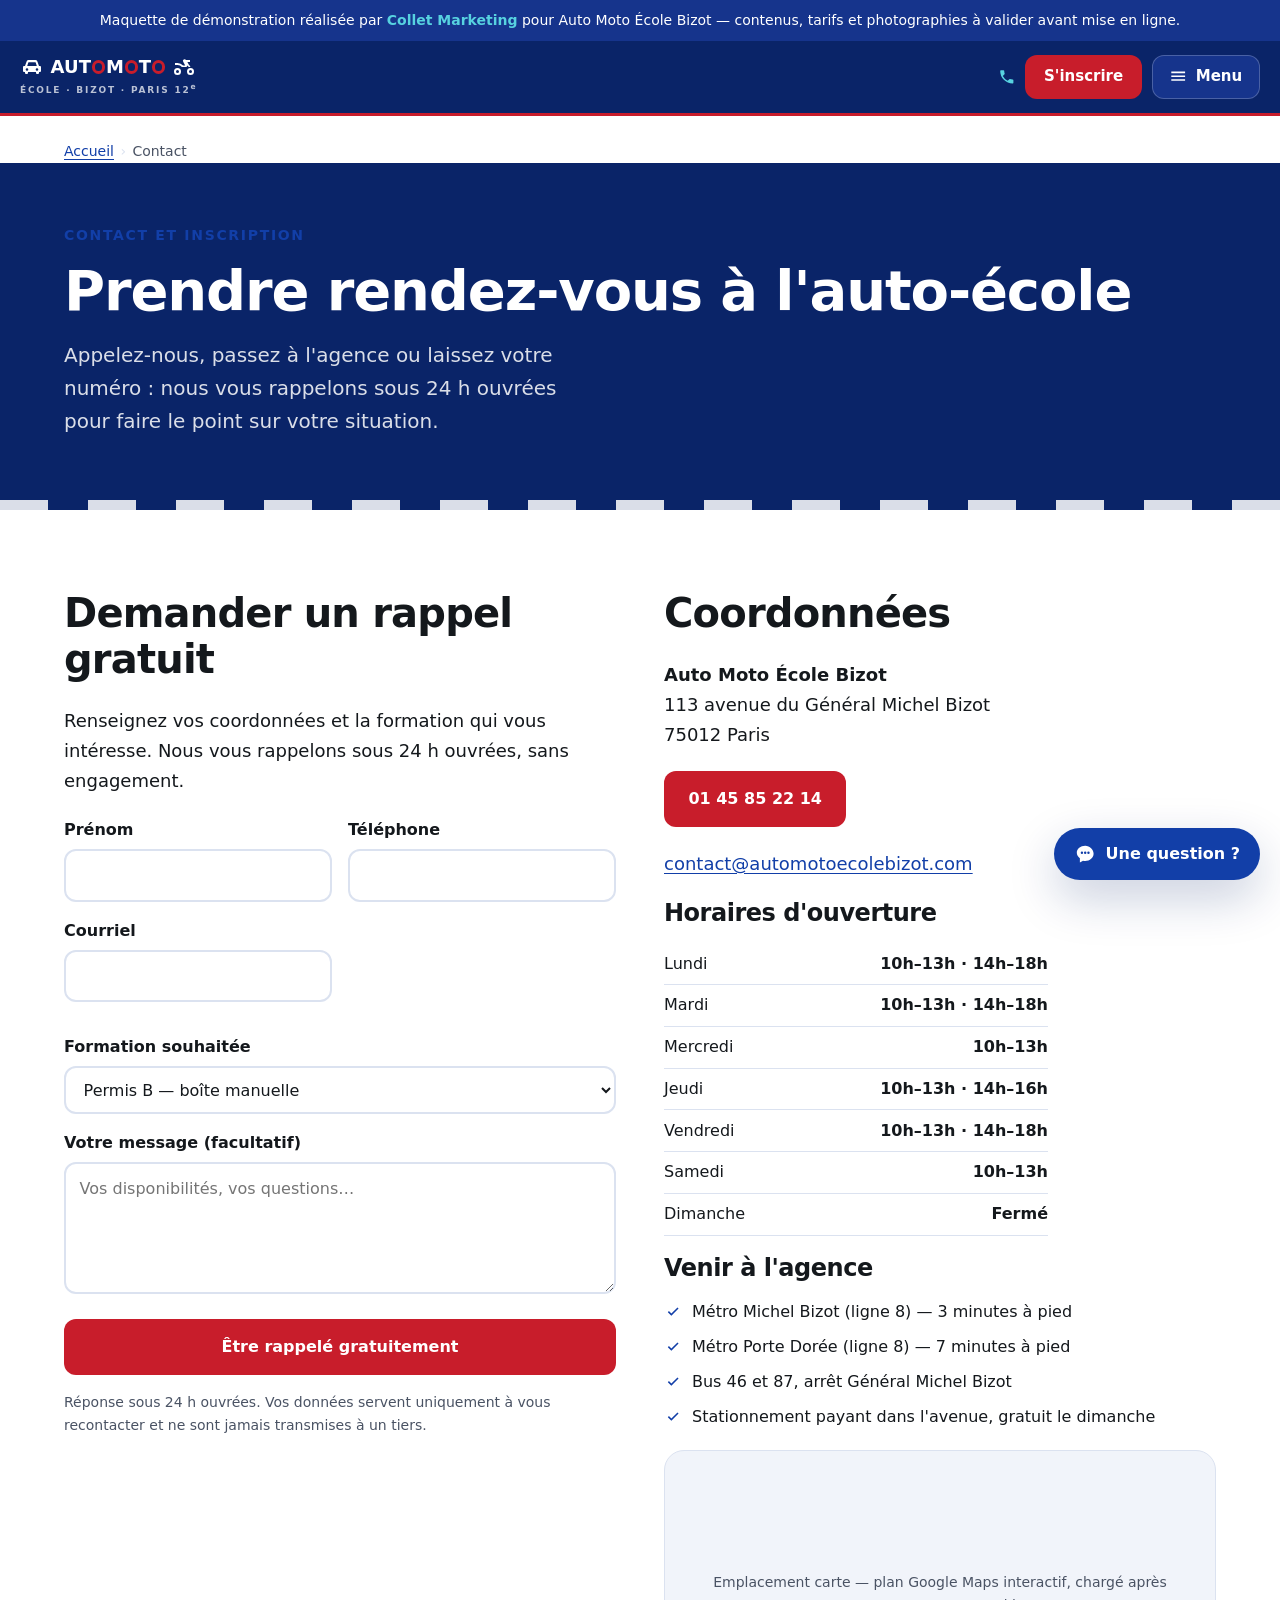
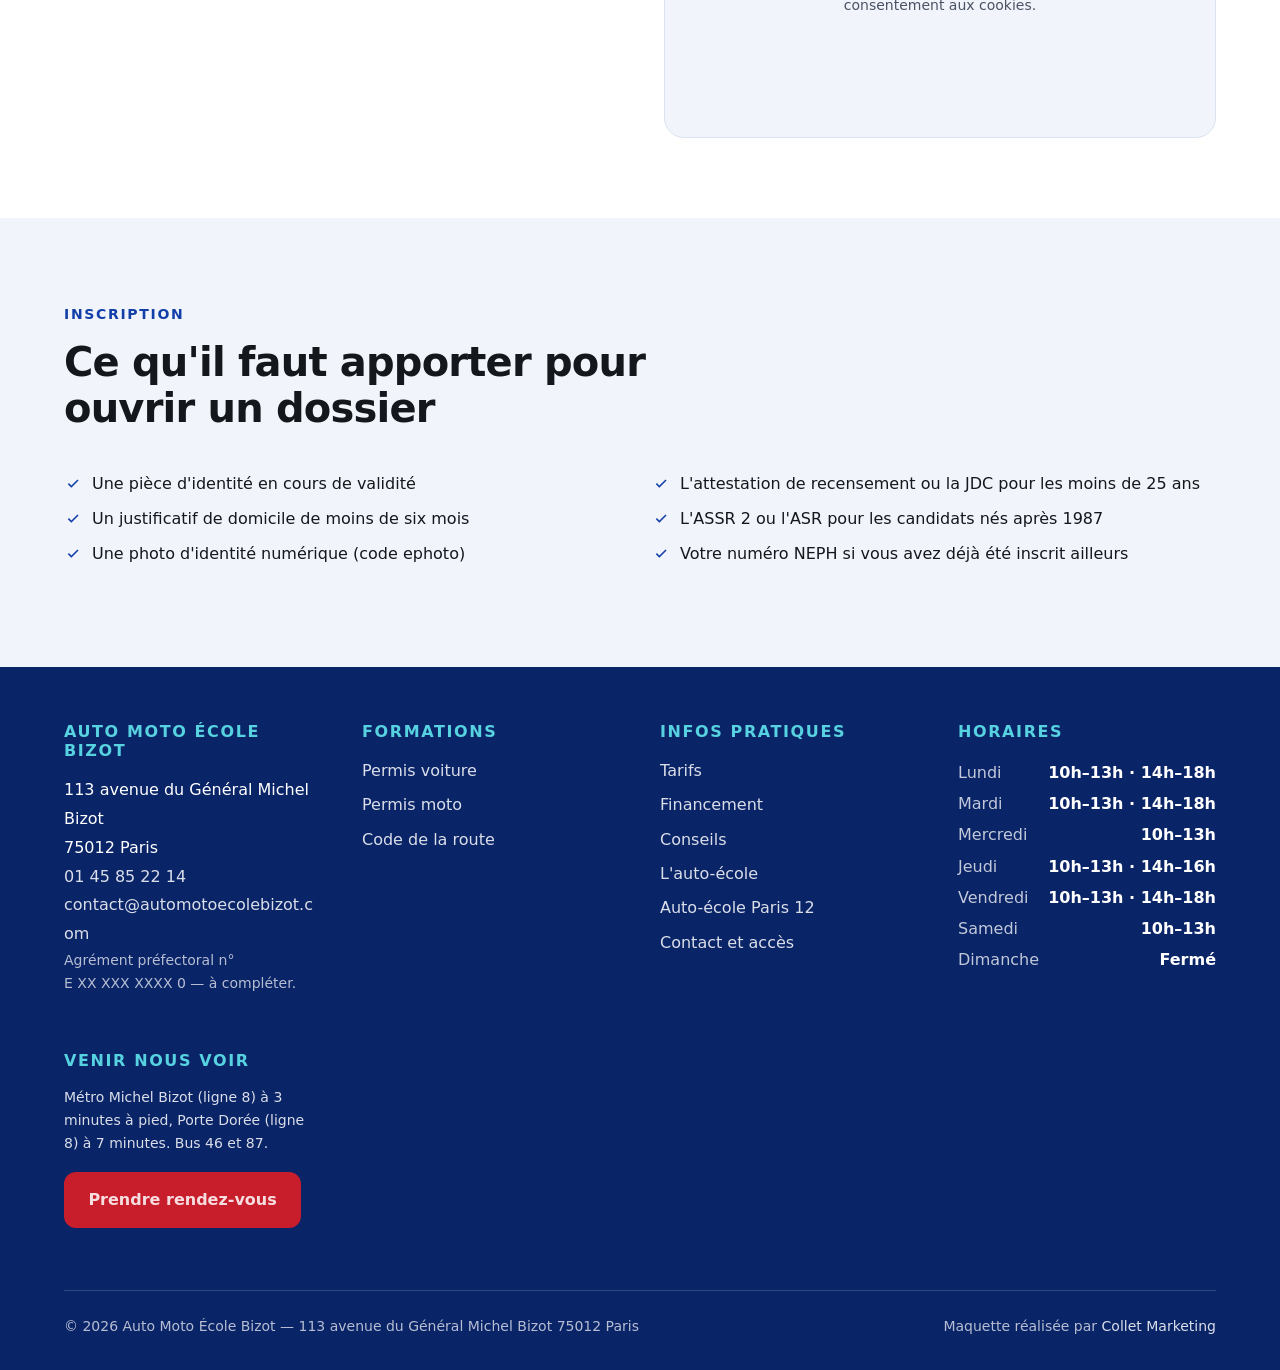
<file: contact.html>
<!DOCTYPE html>
<html lang="fr">
<head>
<meta charset="utf-8">
<meta name="viewport" content="width=device-width, initial-scale=1">
<title>Contact et inscription — auto-école Paris 12 | AME Bizot</title>
<meta name="description" content="Contactez l'auto-école Bizot, 113 avenue du Général Michel Bizot, Paris 12e. Téléphone, horaires, plan d'accès et demande de rappel gratuit sous 24 h.">
<link rel="canonical" href="https://www.automotoecolebizot.com/contact.html">
<meta name="theme-color" content="#123fa8">
<meta property="og:type" content="website">
<meta property="og:locale" content="fr_FR">
<meta property="og:site_name" content="Auto Moto École Bizot">
<meta property="og:title" content="Contact et inscription — auto-école Paris 12 | AME Bizot">
<meta property="og:description" content="Contactez l'auto-école Bizot, 113 avenue du Général Michel Bizot, Paris 12e. Téléphone, horaires, plan d'accès et demande de rappel gratuit sous 24 h.">
<meta property="og:url" content="https://www.automotoecolebizot.com/contact.html">
<meta name="twitter:card" content="summary_large_image">
<link rel="stylesheet" href="assets/css/bizot.css?v=4ac0fec944">
<script type="application/ld+json">{"@context":"https://schema.org","@type":["DrivingSchool","LocalBusiness"],"@id":"https://www.automotoecolebizot.com/#etablissement","name":"Auto Moto École Bizot","legalName":"AUTO MOTO ECOLE BIZOT","url":"https://www.automotoecolebizot.com/","telephone":"+33145852214","email":"contact@automotoecolebizot.com","image":"https://www.automotoecolebizot.com/assets/img/devanture.jpg","priceRange":"€€","currenciesAccepted":"EUR","address":{"@type":"PostalAddress","streetAddress":"113 avenue du Général Michel Bizot","postalCode":"75012","addressLocality":"Paris","addressRegion":"Île-de-France","addressCountry":"FR"},"geo":{"@type":"GeoCoordinates","latitude":"48.8368","longitude":"2.4048"},"openingHoursSpecification":[{"@type":"OpeningHoursSpecification","dayOfWeek":["Monday","Tuesday","Friday"],"opens":"10:00","closes":"13:00"},{"@type":"OpeningHoursSpecification","dayOfWeek":["Monday","Tuesday","Friday"],"opens":"14:00","closes":"18:00"},{"@type":"OpeningHoursSpecification","dayOfWeek":["Wednesday","Saturday"],"opens":"10:00","closes":"13:00"},{"@type":"OpeningHoursSpecification","dayOfWeek":"Thursday","opens":"10:00","closes":"13:00"},{"@type":"OpeningHoursSpecification","dayOfWeek":"Thursday","opens":"14:00","closes":"16:00"}],"areaServed":[{"@type":"City","name":"Paris 12e"},{"@type":"City","name":"Saint-Mandé"},{"@type":"City","name":"Charenton-le-Pont"},{"@type":"City","name":"Vincennes"}],"hasOfferCatalog":{"@type":"OfferCatalog","name":"Formations au permis de conduire","itemListElement":[{"@type":"Offer","name":"Permis B — forfait 20 h boîte manuelle","price":"990","priceCurrency":"EUR"},{"@type":"Offer","name":"Permis B — forfait 20 h boîte automatique","price":"990","priceCurrency":"EUR"},{"@type":"Offer","name":"Permis A2 — forfait 20 h moto","price":"890","priceCurrency":"EUR"}]},"publicAccess":true,"sameAs":["https://www.instagram.com/"]}</script>
<script type="application/ld+json">{"@context":"https://schema.org","@type":"ContactPage","name":"Contact — Auto Moto École Bizot","url":"https://www.automotoecolebizot.com/contact.html"}</script>
<script type="application/ld+json">{"@context":"https://schema.org","@type":"BreadcrumbList","itemListElement":[{"@type":"ListItem","position":1,"name":"Accueil","item":"https://www.automotoecolebizot.com/index.html"},{"@type":"ListItem","position":2,"name":"Contact"}]}</script>
</head>
<body>
<a class="saut-navigation" href="#contenu">Aller au contenu</a>
<div class="bandeau-maquette">Maquette de démonstration réalisée par <strong>Collet Marketing</strong> pour Auto Moto École Bizot — contenus, tarifs et photographies à valider avant mise en ligne.</div>
<header class="entete">
  <div class="conteneur entete__barre">
    <a class="logo" href="index.html">
      <span class="logo__lockup" aria-hidden="true"><svg class="logo__vehicule" viewBox="0 0 24 24" aria-hidden="true" focusable="false"><path d="M5 11l1.5-4.3A2 2 0 0 1 8.4 5h7.2a2 2 0 0 1 1.9 1.7L19 11h1a1 1 0 0 1 1 1v4a1 1 0 0 1-1 1h-1v1a1 1 0 0 1-1 1h-1a1 1 0 0 1-1-1v-1H8v1a1 1 0 0 1-1 1H6a1 1 0 0 1-1-1v-1H4a1 1 0 0 1-1-1v-4a1 1 0 0 1 1-1zm2.2 0h9.6l-1.1-3.4a.6.6 0 0 0-.5-.4H8.8a.6.6 0 0 0-.5.4zM7 13.2a1.3 1.3 0 1 0 0 2.6 1.3 1.3 0 0 0 0-2.6zm10 0a1.3 1.3 0 1 0 0 2.6 1.3 1.3 0 0 0 0-2.6z"/></svg><span class="logo__mot">AUT<i class="logo__o"></i>M<i class="logo__o"></i>T<i class="logo__o"></i></span><svg class="logo__vehicule" viewBox="0 0 24 24" aria-hidden="true" focusable="false"><path d="M5.5 13a3.5 3.5 0 1 0 0 7 3.5 3.5 0 0 0 0-7zm13 0a3.5 3.5 0 1 0 0 7 3.5 3.5 0 0 0 0-7zm-13 2a1.5 1.5 0 1 1 0 3 1.5 1.5 0 0 1 0-3zm13 0a1.5 1.5 0 1 1 0 3 1.5 1.5 0 0 1 0-3zM14 5h4v2h-2.6l1.3 2.4A5.5 5.5 0 0 1 18.5 12h-2a3.5 3.5 0 0 0-.8-1.6L14.4 12H9.9a5.5 5.5 0 0 0-4.4-2H3V8h2.5a7.5 7.5 0 0 1 5.6 2.5h2.1l-2-3.7A1.5 1.5 0 0 1 14 5z"/></svg></span><span class="logo__sous" aria-hidden="true">ÉCOLE · BIZOT<span class="logo__ville"> · PARIS 12<sup>e</sup></span></span>
      <span class="visuellement-cache">Auto Moto École Bizot — accueil</span>
    </a>
    <nav class="nav" aria-label="Navigation principale">
      <ul class="nav__liste"><li class="nav__groupe" data-groupe><button class="nav__lien nav__declencheur" type="button" data-groupe-bouton aria-expanded="false" aria-controls="menu-formations">Formations<svg class="nav__chevron" viewBox="0 0 24 24" aria-hidden="true" focusable="false"><path d="M12 15.4 5.6 9l1.4-1.4 5 5 5-5L18.4 9z"/></svg></button><ul class="nav__sous" id="menu-formations"><li><a class="nav__sous-lien" href="permis-voiture.html">Permis voiture</a></li><li><a class="nav__sous-lien" href="permis-moto.html">Permis moto</a></li><li><a class="nav__sous-lien" href="code-de-la-route.html">Code de la route</a></li></ul></li><li><a class="nav__lien" href="tarifs.html">Tarifs</a></li><li><a class="nav__lien" href="financement.html">Financement</a></li><li><a class="nav__lien" href="blog.html">Conseils</a></li><li><a class="nav__lien" href="a-propos.html">L'auto-école</a></li></ul>
    </nav>
    <div class="entete__actions">
      <a class="tel-entete" href="tel:+33145852214"><svg viewBox="0 0 24 24" aria-hidden="true" focusable="false"><path d="M6.6 10.8a15.1 15.1 0 0 0 6.6 6.6l2.2-2.2a1 1 0 0 1 1-.24 11.4 11.4 0 0 0 3.6.58 1 1 0 0 1 1 1V20a1 1 0 0 1-1 1A17 17 0 0 1 3 4a1 1 0 0 1 1-1h3.5a1 1 0 0 1 1 1 11.4 11.4 0 0 0 .58 3.6 1 1 0 0 1-.25 1z"/></svg><span class="tel-entete__texte">01 45 85 22 14</span></a>
      <a class="bouton bouton--principal entete__cta" href="contact.html">S'inscrire</a>
      <button class="bouton-menu" type="button" data-tiroir-ouvrir aria-label="Menu"
              aria-expanded="false" aria-controls="tiroir"><svg class="bouton-menu__icone" viewBox="0 0 24 24" aria-hidden="true" focusable="false"><path d="M3 6h18v2H3zm0 5h18v2H3zm0 5h18v2H3z"/></svg><span
              class="bouton-menu__texte">Menu</span></button>
    </div>
  </div>
</header>

<div class="voile" data-voile></div>
<div class="tiroir" id="tiroir" data-tiroir role="dialog" aria-modal="true" aria-label="Menu">
  <div class="tiroir__entete">
    <span class="tiroir__titre">Menu</span>
    <button class="tiroir__fermer" type="button" data-tiroir-fermer aria-label="Fermer le menu"><svg viewBox="0 0 24 24" aria-hidden="true" focusable="false"><path d="m12 10.6 5.3-5.3 1.4 1.4-5.3 5.3 5.3 5.3-1.4 1.4-5.3-5.3-5.3 5.3-1.4-1.4 5.3-5.3-5.3-5.3 1.4-1.4z"/></svg></button>
  </div>
  <nav class="tiroir__corps" aria-label="Navigation du menu">
    <p class="tiroir__section" id="tiroir-formations">Formations</p>
    <ul class="tiroir__liste" aria-labelledby="tiroir-formations"><li><a class="tiroir__lien" href="permis-voiture.html">Permis voiture</a></li><li><a class="tiroir__lien" href="permis-moto.html">Permis moto</a></li><li><a class="tiroir__lien" href="code-de-la-route.html">Code de la route</a></li></ul>
    <p class="tiroir__section" id="tiroir-infos">Infos pratiques</p>
    <ul class="tiroir__liste" aria-labelledby="tiroir-infos"><li><a class="tiroir__lien" href="tarifs.html">Tarifs</a></li><li><a class="tiroir__lien" href="financement.html">Financement</a></li><li><a class="tiroir__lien" href="blog.html">Conseils</a></li><li><a class="tiroir__lien" href="a-propos.html">L'auto-école</a></li><li><a class="tiroir__lien" href="auto-ecole-paris-12.html">Auto-école Paris 12</a></li><li><a class="tiroir__lien" href="contact.html" aria-current="page">Contact et accès</a></li></ul>
  </nav>
  <div class="tiroir__pied">
    <a class="tiroir__tel" href="tel:+33145852214"><svg viewBox="0 0 24 24" aria-hidden="true" focusable="false"><path d="M6.6 10.8a15.1 15.1 0 0 0 6.6 6.6l2.2-2.2a1 1 0 0 1 1-.24 11.4 11.4 0 0 0 3.6.58 1 1 0 0 1 1 1V20a1 1 0 0 1-1 1A17 17 0 0 1 3 4a1 1 0 0 1 1-1h3.5a1 1 0 0 1 1 1 11.4 11.4 0 0 0 .58 3.6 1 1 0 0 1-.25 1z"/></svg>01 45 85 22 14</a>
    <p class="tiroir__horaire">Ouvert du lundi au samedi</p>
    <a class="bouton bouton--principal bouton--large" href="contact.html">S'inscrire</a>
  </div>
</div>
<main id="contenu">
<div class="conteneur fil-ariane"><nav aria-label="Fil d'Ariane"><ol><li><a href="index.html">Accueil</a></li><li aria-current="page">Contact</li></ol></nav></div>

<section class="heros sur-fond-sombre" style="padding-block:3.5rem 3rem">
  <div class="conteneur">
    <span class="surtitre">Contact et inscription</span>
    <h1>Prendre rendez-vous à l'auto-école</h1>
    <p class="heros__accroche">Appelez-nous, passez à l'agence ou laissez votre numéro : nous vous rappelons sous 24 h ouvrées pour faire le point sur votre situation.</p>
  </div>
</section>
<section class="section">
  <div class="conteneur">
    <div class="grille grille--2" style="align-items:start;gap:3rem">
      <div><form class="pile" data-demo novalidate>
  <h2>Demander un rappel gratuit</h2>
  <p>Renseignez vos coordonnées et la formation qui vous intéresse. Nous vous rappelons sous 24 h ouvrées, sans engagement.</p>
  <div class="champs-2">
    <div class="champ">
      <label for="contact-prenom">Prénom</label>
      <input id="contact-prenom" name="prenom" type="text" autocomplete="given-name" required>
    </div>
    <div class="champ">
      <label for="contact-tel">Téléphone</label>
      <input id="contact-tel" name="telephone" type="tel" autocomplete="tel" required>
    </div>
        <div class="champ">
          <label for="contact-courriel">Courriel</label>
          <input id="contact-courriel" name="courriel" type="email" autocomplete="email">
        </div>
  </div>
  <div class="champ">
    <label for="contact-formation">Formation souhaitée</label>
    <select id="contact-formation" name="formation"><option>Permis B — boîte manuelle</option><option>Permis B — boîte automatique</option><option>Conduite accompagnée (AAC)</option><option>Permis moto A1 / A2</option><option>Formation 125 cm³ (7 h)</option><option>Code de la route seul</option><option>Je ne sais pas encore</option></select>
  </div>
      <div class="champ">
        <label for="contact-message">Votre message (facultatif)</label>
        <textarea id="contact-message" name="message" rows="4"
          placeholder="Vos disponibilités, vos questions…"></textarea>
      </div>
  <p class="champ"><button class="bouton bouton--principal bouton--large" type="submit">
    Être rappelé gratuitement</button></p>
  <p class="mention">Réponse sous 24 h ouvrées. Vos données servent uniquement à vous
  recontacter et ne sont jamais transmises à un tiers.</p>
  <div class="formulaire__retour" data-retour role="status" hidden></div>
</form></div>
      <div class="pile">
        <h2>Coordonnées</h2>
        <p><strong>Auto Moto École Bizot</strong><br>113 avenue du Général Michel Bizot<br>75012 Paris</p>
        <p class="pile">
          <a class="bouton bouton--principal" href="tel:+33145852214">01 45 85 22 14</a>
        </p>
        <p><a href="mailto:contact@automotoecolebizot.com">contact@automotoecolebizot.com</a></p>
        <h3>Horaires d'ouverture</h3>
        <dl style="font-size:1rem;max-width:24rem"><div style="display:flex;justify-content:space-between;gap:2rem;border-bottom:1px solid var(--trait);padding:.45rem 0"><dt>Lundi</dt><dd style="margin:0;font-weight:700">10h–13h · 14h–18h</dd></div><div style="display:flex;justify-content:space-between;gap:2rem;border-bottom:1px solid var(--trait);padding:.45rem 0"><dt>Mardi</dt><dd style="margin:0;font-weight:700">10h–13h · 14h–18h</dd></div><div style="display:flex;justify-content:space-between;gap:2rem;border-bottom:1px solid var(--trait);padding:.45rem 0"><dt>Mercredi</dt><dd style="margin:0;font-weight:700">10h–13h</dd></div><div style="display:flex;justify-content:space-between;gap:2rem;border-bottom:1px solid var(--trait);padding:.45rem 0"><dt>Jeudi</dt><dd style="margin:0;font-weight:700">10h–13h · 14h–16h</dd></div><div style="display:flex;justify-content:space-between;gap:2rem;border-bottom:1px solid var(--trait);padding:.45rem 0"><dt>Vendredi</dt><dd style="margin:0;font-weight:700">10h–13h · 14h–18h</dd></div><div style="display:flex;justify-content:space-between;gap:2rem;border-bottom:1px solid var(--trait);padding:.45rem 0"><dt>Samedi</dt><dd style="margin:0;font-weight:700">10h–13h</dd></div><div style="display:flex;justify-content:space-between;gap:2rem;border-bottom:1px solid var(--trait);padding:.45rem 0"><dt>Dimanche</dt><dd style="margin:0;font-weight:700">Fermé</dd></div></dl>
        <h3>Venir à l'agence</h3>
        <ul class="liste-cochee">
          <li><svg viewBox="0 0 24 24" aria-hidden="true" focusable="false"><path d="M9.6 16.6 5 12l1.4-1.4 3.2 3.2 8-8L19 7.2z"/></svg><span>Métro Michel Bizot (ligne 8) — 3 minutes à pied</span></li>
          <li><svg viewBox="0 0 24 24" aria-hidden="true" focusable="false"><path d="M9.6 16.6 5 12l1.4-1.4 3.2 3.2 8-8L19 7.2z"/></svg><span>Métro Porte Dorée (ligne 8) — 7 minutes à pied</span></li>
          <li><svg viewBox="0 0 24 24" aria-hidden="true" focusable="false"><path d="M9.6 16.6 5 12l1.4-1.4 3.2 3.2 8-8L19 7.2z"/></svg><span>Bus 46 et 87, arrêt Général Michel Bizot</span></li>
          <li><svg viewBox="0 0 24 24" aria-hidden="true" focusable="false"><path d="M9.6 16.6 5 12l1.4-1.4 3.2 3.2 8-8L19 7.2z"/></svg><span>Stationnement payant dans l'avenue, gratuit le dimanche</span></li>
        </ul>
        <div class="plan"><span>Emplacement carte — plan Google Maps interactif,
        chargé après consentement aux cookies.</span></div>
      </div>
    </div>
  </div>
</section>
<section class="section section--claire">
  <div class="conteneur">
    <div class="section__intro">
      <span class="surtitre">Inscription</span>
      <h2>Ce qu'il faut apporter pour ouvrir un dossier</h2>
    </div>
    
    <div class="grille grille--2">
      <ul class="liste-cochee">
        <li><svg viewBox="0 0 24 24" aria-hidden="true" focusable="false"><path d="M9.6 16.6 5 12l1.4-1.4 3.2 3.2 8-8L19 7.2z"/></svg><span>Une pièce d'identité en cours de validité</span></li>
        <li><svg viewBox="0 0 24 24" aria-hidden="true" focusable="false"><path d="M9.6 16.6 5 12l1.4-1.4 3.2 3.2 8-8L19 7.2z"/></svg><span>Un justificatif de domicile de moins de six mois</span></li>
        <li><svg viewBox="0 0 24 24" aria-hidden="true" focusable="false"><path d="M9.6 16.6 5 12l1.4-1.4 3.2 3.2 8-8L19 7.2z"/></svg><span>Une photo d'identité numérique (code ephoto)</span></li>
      </ul>
      <ul class="liste-cochee">
        <li><svg viewBox="0 0 24 24" aria-hidden="true" focusable="false"><path d="M9.6 16.6 5 12l1.4-1.4 3.2 3.2 8-8L19 7.2z"/></svg><span>L'attestation de recensement ou la JDC pour les moins de 25 ans</span></li>
        <li><svg viewBox="0 0 24 24" aria-hidden="true" focusable="false"><path d="M9.6 16.6 5 12l1.4-1.4 3.2 3.2 8-8L19 7.2z"/></svg><span>L'ASSR 2 ou l'ASR pour les candidats nés après 1987</span></li>
        <li><svg viewBox="0 0 24 24" aria-hidden="true" focusable="false"><path d="M9.6 16.6 5 12l1.4-1.4 3.2 3.2 8-8L19 7.2z"/></svg><span>Votre numéro NEPH si vous avez déjà été inscrit ailleurs</span></li>
      </ul>
    </div>
  </div>
</section>
</main>

<footer class="pied">
  <div class="conteneur">
    <div class="pied__grille">
      <div>
        <h2>Auto Moto École Bizot</h2>
        <address>
          113 avenue du Général Michel Bizot<br>75012 Paris<br>
          <a href="tel:+33145852214">01 45 85 22 14</a><br>
          <a href="mailto:contact@automotoecolebizot.com">contact@automotoecolebizot.com</a>
        </address>
        <p class="mention" style="color:rgba(255,255,255,.7)">
          Agrément préfectoral n° E&nbsp;XX&nbsp;XXX&nbsp;XXXX&nbsp;0 — à compléter.
        </p>
      </div>
      <div>
        <h2>Formations</h2>
        <ul><li><a href="permis-voiture.html">Permis voiture</a></li><li><a href="permis-moto.html">Permis moto</a></li><li><a href="code-de-la-route.html">Code de la route</a></li></ul>
      </div>
      <div>
        <h2>Infos pratiques</h2>
        <ul><li><a href="tarifs.html">Tarifs</a></li><li><a href="financement.html">Financement</a></li><li><a href="blog.html">Conseils</a></li><li><a href="a-propos.html">L'auto-école</a></li><li><a href="auto-ecole-paris-12.html">Auto-école Paris 12</a></li><li><a href="contact.html">Contact et accès</a></li></ul>
      </div>
      <div>
        <h2>Horaires</h2>
        <dl class="pied__horaires"><div><dt>Lundi</dt><dd>10h–13h · 14h–18h</dd></div><div><dt>Mardi</dt><dd>10h–13h · 14h–18h</dd></div><div><dt>Mercredi</dt><dd>10h–13h</dd></div><div><dt>Jeudi</dt><dd>10h–13h · 14h–16h</dd></div><div><dt>Vendredi</dt><dd>10h–13h · 14h–18h</dd></div><div><dt>Samedi</dt><dd>10h–13h</dd></div><div><dt>Dimanche</dt><dd>Fermé</dd></div></dl>
      </div>
      <div>
        <h2>Venir nous voir</h2>
        <p class="mention" style="color:rgba(255,255,255,.85);max-width:16rem">
          Métro Michel Bizot (ligne 8) à 3 minutes à pied, Porte Dorée (ligne 8) à 7 minutes.
          Bus 46 et 87.
        </p>
        <p><a class="bouton bouton--principal" href="contact.html">Prendre rendez-vous</a></p>
      </div>
    </div>
    <div class="pied__bas">
      <p class="sans-marge-bas">© 2026 Auto Moto École Bizot — 113 avenue du Général Michel Bizot 75012 Paris</p>
      <p class="sans-marge-bas">Maquette réalisée par <a href="https://colletmarketing.com">Collet Marketing</a></p>
    </div>
  </div>
</footer>

<!-- assistant:début -->
<div class="chat" data-chat data-prefixe="">
  <button class="chat__lanceur" type="button" data-chat-ouvrir
          aria-expanded="false" aria-controls="chat-panneau">
    <svg class="chat__icone" viewBox="0 0 24 24" aria-hidden="true" focusable="false"><path d="M12 3c-5 0-9 3.4-9 7.5 0 2.3 1.3 4.4 3.3 5.8V21l3.4-2a11 11 0 0 0 2.3.2c5 0 9-3.4 9-7.7S17 3 12 3zm-3.5 8.7a1.3 1.3 0 1 1 0-2.6 1.3 1.3 0 0 1 0 2.6zm3.5 0a1.3 1.3 0 1 1 0-2.6 1.3 1.3 0 0 1 0 2.6zm3.5 0a1.3 1.3 0 1 1 0-2.6 1.3 1.3 0 0 1 0 2.6z"/></svg><span class="chat__lanceur-texte">Une question&nbsp;?</span>
  </button>
  <section class="chat__panneau" id="chat-panneau" data-chat-panneau
           role="dialog" aria-labelledby="chat-titre">
    <header class="chat__entete">
      <div>
        <p class="chat__titre" id="chat-titre">Assistant Auto Moto École Bizot</p>
        <p class="chat__note">Réponses préparées par l'auto-école, sans IA</p>
      </div>
      <button class="chat__fermer" type="button" data-chat-fermer aria-label="Fermer la discussion"><svg viewBox="0 0 24 24" aria-hidden="true" focusable="false"><path d="m12 10.6 5.3-5.3 1.4 1.4-5.3 5.3 5.3 5.3-1.4 1.4-5.3-5.3-5.3 5.3-1.4-1.4 5.3-5.3-5.3-5.3 1.4-1.4z"/></svg></button>
    </header>
    <div class="chat__fil" data-chat-fil role="log" aria-live="polite" aria-label="Conversation"></div>
    <div class="chat__suggestions" data-chat-suggestions></div>
    <form class="chat__saisie" data-chat-form>
      <label class="visuellement-cache" for="chat-champ">Votre question</label>
      <input id="chat-champ" data-chat-champ type="text" autocomplete="off"
             placeholder="Écrivez votre question…">
      <button class="chat__envoyer" type="submit" aria-label="Envoyer la question"><svg viewBox="0 0 24 24" aria-hidden="true" focusable="false"><path d="M3.4 20.4 21 12 3.4 3.6 3.4 10l12.6 2-12.6 2z"/></svg></button>
    </form>
  </section>
</div>
<!-- assistant:fin -->
<script src="assets/js/site.js?v=e7a0ee19bc" defer></script>
<script src="assets/js/chat.js?v=925b62ed51" defer></script>
</body>
</html>
</file>
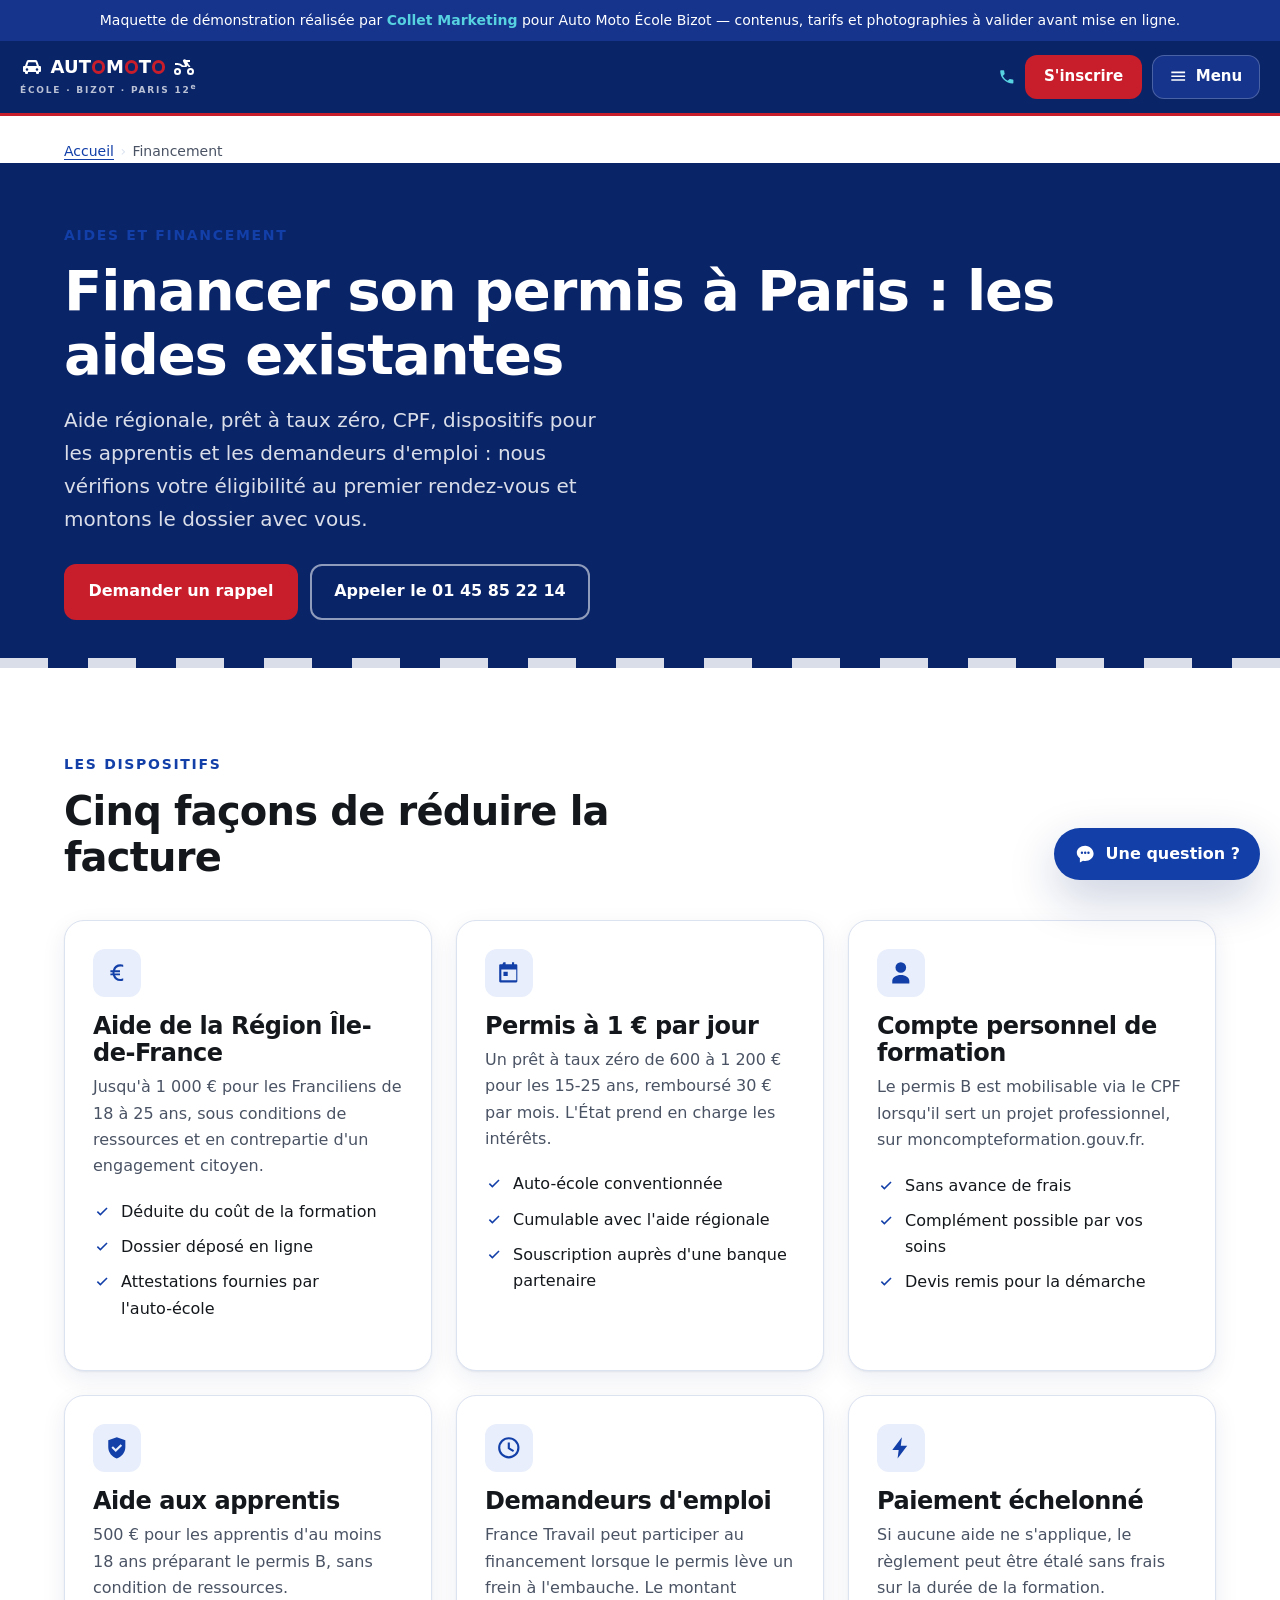
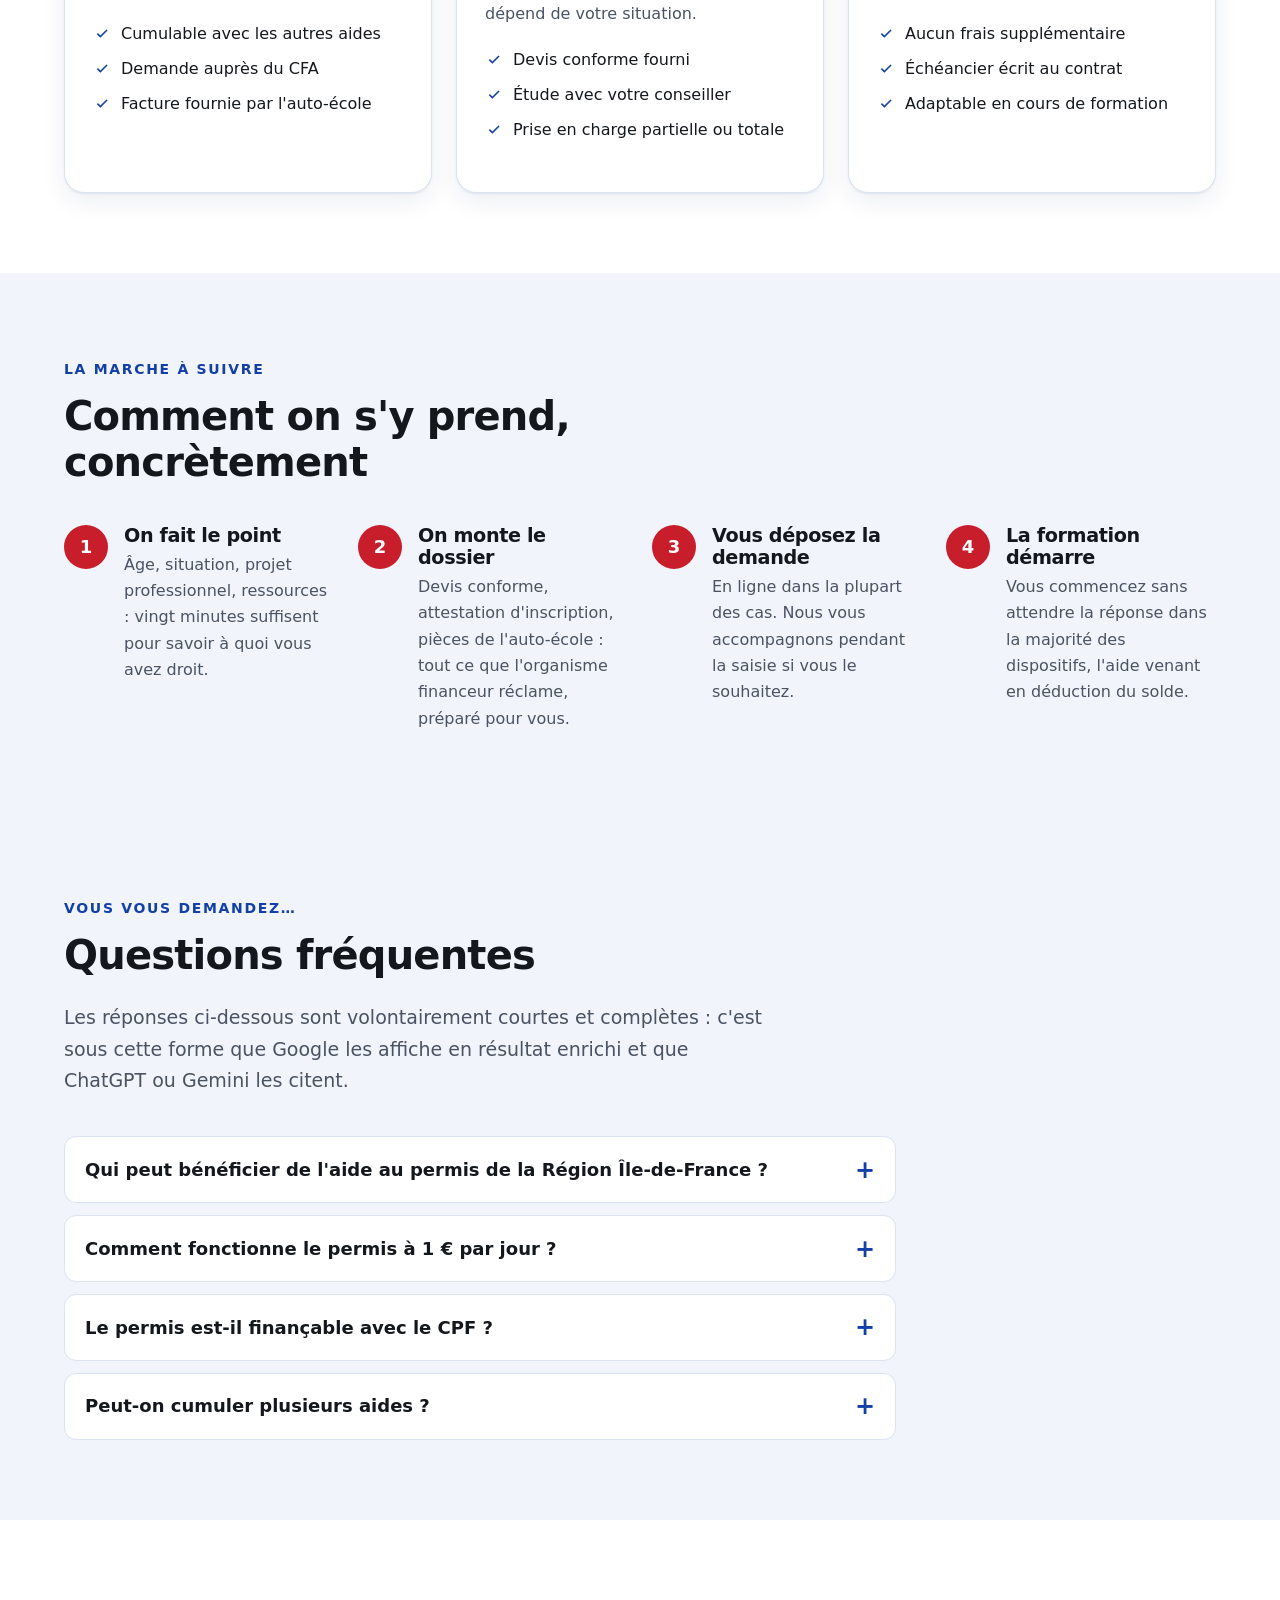
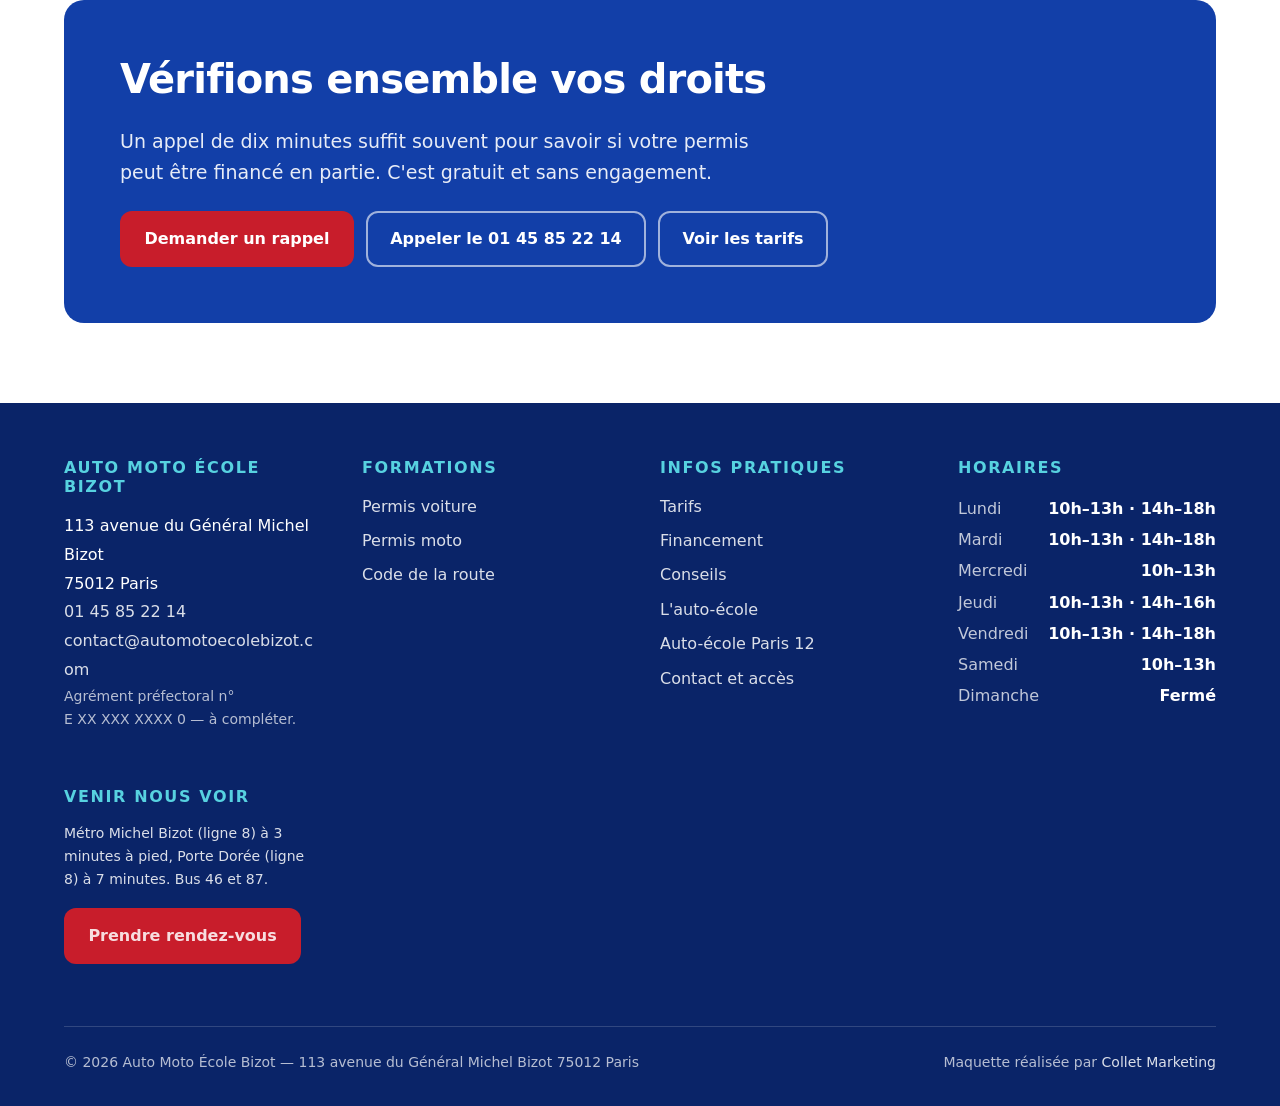
<file: financement.html>
<!DOCTYPE html>
<html lang="fr">
<head>
<meta charset="utf-8">
<meta name="viewport" content="width=device-width, initial-scale=1">
<title>Financer son permis à Paris 12 — aides et permis à 1 € | AME Bizot</title>
<meta name="description" content="Aide Région Île-de-France jusqu'à 1 000 €, permis à 1 € par jour, CPF, aide apprentis et France Travail : les aides pour financer votre permis à Paris 12, montées avec vous.">
<link rel="canonical" href="https://www.automotoecolebizot.com/financement.html">
<meta name="theme-color" content="#123fa8">
<meta property="og:type" content="website">
<meta property="og:locale" content="fr_FR">
<meta property="og:site_name" content="Auto Moto École Bizot">
<meta property="og:title" content="Financer son permis à Paris 12 — aides et permis à 1 € | AME Bizot">
<meta property="og:description" content="Aide Région Île-de-France jusqu'à 1 000 €, permis à 1 € par jour, CPF, aide apprentis et France Travail : les aides pour financer votre permis à Paris 12, montées avec vous.">
<meta property="og:url" content="https://www.automotoecolebizot.com/financement.html">
<meta name="twitter:card" content="summary_large_image">
<link rel="stylesheet" href="assets/css/bizot.css?v=4ac0fec944">
<script type="application/ld+json">{"@context":"https://schema.org","@type":["DrivingSchool","LocalBusiness"],"@id":"https://www.automotoecolebizot.com/#etablissement","name":"Auto Moto École Bizot","legalName":"AUTO MOTO ECOLE BIZOT","url":"https://www.automotoecolebizot.com/","telephone":"+33145852214","email":"contact@automotoecolebizot.com","image":"https://www.automotoecolebizot.com/assets/img/devanture.jpg","priceRange":"€€","currenciesAccepted":"EUR","address":{"@type":"PostalAddress","streetAddress":"113 avenue du Général Michel Bizot","postalCode":"75012","addressLocality":"Paris","addressRegion":"Île-de-France","addressCountry":"FR"},"geo":{"@type":"GeoCoordinates","latitude":"48.8368","longitude":"2.4048"},"openingHoursSpecification":[{"@type":"OpeningHoursSpecification","dayOfWeek":["Monday","Tuesday","Friday"],"opens":"10:00","closes":"13:00"},{"@type":"OpeningHoursSpecification","dayOfWeek":["Monday","Tuesday","Friday"],"opens":"14:00","closes":"18:00"},{"@type":"OpeningHoursSpecification","dayOfWeek":["Wednesday","Saturday"],"opens":"10:00","closes":"13:00"},{"@type":"OpeningHoursSpecification","dayOfWeek":"Thursday","opens":"10:00","closes":"13:00"},{"@type":"OpeningHoursSpecification","dayOfWeek":"Thursday","opens":"14:00","closes":"16:00"}],"areaServed":[{"@type":"City","name":"Paris 12e"},{"@type":"City","name":"Saint-Mandé"},{"@type":"City","name":"Charenton-le-Pont"},{"@type":"City","name":"Vincennes"}],"hasOfferCatalog":{"@type":"OfferCatalog","name":"Formations au permis de conduire","itemListElement":[{"@type":"Offer","name":"Permis B — forfait 20 h boîte manuelle","price":"990","priceCurrency":"EUR"},{"@type":"Offer","name":"Permis B — forfait 20 h boîte automatique","price":"990","priceCurrency":"EUR"},{"@type":"Offer","name":"Permis A2 — forfait 20 h moto","price":"890","priceCurrency":"EUR"}]},"publicAccess":true,"sameAs":["https://www.instagram.com/"]}</script>
<script type="application/ld+json">{"@context":"https://schema.org","@type":"FAQPage","mainEntity":[{"@type":"Question","name":"Qui peut bénéficier de l'aide au permis de la Région Île-de-France ?","acceptedAnswer":{"@type":"Answer","text":"Le dispositif s'adresse aux Franciliens de 18 à 25 ans, sous conditions de ressources et en contrepartie d'un engagement citoyen ou d'une action bénévole. L'aide peut atteindre 1 000 € et se déduit directement du coût de la formation. Le dossier se dépose en ligne auprès de la Région ; nous fournissons les pièces émanant de l'auto-école."}},{"@type":"Question","name":"Comment fonctionne le permis à 1 € par jour ?","acceptedAnswer":{"@type":"Answer","text":"C'est un prêt à taux zéro, de 600 à 1 200 € selon la formule, accordé par une banque partenaire aux 15-25 ans. Vous remboursez 30 € par mois, l'État prend en charge les intérêts. L'auto-école doit être conventionnée : la nôtre remet l'attestation nécessaire au montage du dossier."}},{"@type":"Question","name":"Le permis est-il finançable avec le CPF ?","acceptedAnswer":{"@type":"Answer","text":"Le permis B et certains permis professionnels sont éligibles au compte personnel de formation lorsque l'obtention du permis contribue à un projet professionnel et que vous ne faites pas l'objet d'une suspension. La démarche se fait sur moncompteformation.gouv.fr."}},{"@type":"Question","name":"Peut-on cumuler plusieurs aides ?","acceptedAnswer":{"@type":"Answer","text":"Oui dans la plupart des cas, à condition que le total des aides ne dépasse pas le coût réel de la formation. Nous faisons le calcul avec vous avant l'inscription."}}]}</script>
<script type="application/ld+json">{"@context":"https://schema.org","@type":"BreadcrumbList","itemListElement":[{"@type":"ListItem","position":1,"name":"Accueil","item":"https://www.automotoecolebizot.com/index.html"},{"@type":"ListItem","position":2,"name":"Financement"}]}</script>
</head>
<body>
<a class="saut-navigation" href="#contenu">Aller au contenu</a>
<div class="bandeau-maquette">Maquette de démonstration réalisée par <strong>Collet Marketing</strong> pour Auto Moto École Bizot — contenus, tarifs et photographies à valider avant mise en ligne.</div>
<header class="entete">
  <div class="conteneur entete__barre">
    <a class="logo" href="index.html">
      <span class="logo__lockup" aria-hidden="true"><svg class="logo__vehicule" viewBox="0 0 24 24" aria-hidden="true" focusable="false"><path d="M5 11l1.5-4.3A2 2 0 0 1 8.4 5h7.2a2 2 0 0 1 1.9 1.7L19 11h1a1 1 0 0 1 1 1v4a1 1 0 0 1-1 1h-1v1a1 1 0 0 1-1 1h-1a1 1 0 0 1-1-1v-1H8v1a1 1 0 0 1-1 1H6a1 1 0 0 1-1-1v-1H4a1 1 0 0 1-1-1v-4a1 1 0 0 1 1-1zm2.2 0h9.6l-1.1-3.4a.6.6 0 0 0-.5-.4H8.8a.6.6 0 0 0-.5.4zM7 13.2a1.3 1.3 0 1 0 0 2.6 1.3 1.3 0 0 0 0-2.6zm10 0a1.3 1.3 0 1 0 0 2.6 1.3 1.3 0 0 0 0-2.6z"/></svg><span class="logo__mot">AUT<i class="logo__o"></i>M<i class="logo__o"></i>T<i class="logo__o"></i></span><svg class="logo__vehicule" viewBox="0 0 24 24" aria-hidden="true" focusable="false"><path d="M5.5 13a3.5 3.5 0 1 0 0 7 3.5 3.5 0 0 0 0-7zm13 0a3.5 3.5 0 1 0 0 7 3.5 3.5 0 0 0 0-7zm-13 2a1.5 1.5 0 1 1 0 3 1.5 1.5 0 0 1 0-3zm13 0a1.5 1.5 0 1 1 0 3 1.5 1.5 0 0 1 0-3zM14 5h4v2h-2.6l1.3 2.4A5.5 5.5 0 0 1 18.5 12h-2a3.5 3.5 0 0 0-.8-1.6L14.4 12H9.9a5.5 5.5 0 0 0-4.4-2H3V8h2.5a7.5 7.5 0 0 1 5.6 2.5h2.1l-2-3.7A1.5 1.5 0 0 1 14 5z"/></svg></span><span class="logo__sous" aria-hidden="true">ÉCOLE · BIZOT<span class="logo__ville"> · PARIS 12<sup>e</sup></span></span>
      <span class="visuellement-cache">Auto Moto École Bizot — accueil</span>
    </a>
    <nav class="nav" aria-label="Navigation principale">
      <ul class="nav__liste"><li class="nav__groupe" data-groupe><button class="nav__lien nav__declencheur" type="button" data-groupe-bouton aria-expanded="false" aria-controls="menu-formations">Formations<svg class="nav__chevron" viewBox="0 0 24 24" aria-hidden="true" focusable="false"><path d="M12 15.4 5.6 9l1.4-1.4 5 5 5-5L18.4 9z"/></svg></button><ul class="nav__sous" id="menu-formations"><li><a class="nav__sous-lien" href="permis-voiture.html">Permis voiture</a></li><li><a class="nav__sous-lien" href="permis-moto.html">Permis moto</a></li><li><a class="nav__sous-lien" href="code-de-la-route.html">Code de la route</a></li></ul></li><li><a class="nav__lien" href="tarifs.html">Tarifs</a></li><li><a class="nav__lien" href="financement.html" aria-current="page">Financement</a></li><li><a class="nav__lien" href="blog.html">Conseils</a></li><li><a class="nav__lien" href="a-propos.html">L'auto-école</a></li></ul>
    </nav>
    <div class="entete__actions">
      <a class="tel-entete" href="tel:+33145852214"><svg viewBox="0 0 24 24" aria-hidden="true" focusable="false"><path d="M6.6 10.8a15.1 15.1 0 0 0 6.6 6.6l2.2-2.2a1 1 0 0 1 1-.24 11.4 11.4 0 0 0 3.6.58 1 1 0 0 1 1 1V20a1 1 0 0 1-1 1A17 17 0 0 1 3 4a1 1 0 0 1 1-1h3.5a1 1 0 0 1 1 1 11.4 11.4 0 0 0 .58 3.6 1 1 0 0 1-.25 1z"/></svg><span class="tel-entete__texte">01 45 85 22 14</span></a>
      <a class="bouton bouton--principal entete__cta" href="contact.html">S'inscrire</a>
      <button class="bouton-menu" type="button" data-tiroir-ouvrir aria-label="Menu"
              aria-expanded="false" aria-controls="tiroir"><svg class="bouton-menu__icone" viewBox="0 0 24 24" aria-hidden="true" focusable="false"><path d="M3 6h18v2H3zm0 5h18v2H3zm0 5h18v2H3z"/></svg><span
              class="bouton-menu__texte">Menu</span></button>
    </div>
  </div>
</header>

<div class="voile" data-voile></div>
<div class="tiroir" id="tiroir" data-tiroir role="dialog" aria-modal="true" aria-label="Menu">
  <div class="tiroir__entete">
    <span class="tiroir__titre">Menu</span>
    <button class="tiroir__fermer" type="button" data-tiroir-fermer aria-label="Fermer le menu"><svg viewBox="0 0 24 24" aria-hidden="true" focusable="false"><path d="m12 10.6 5.3-5.3 1.4 1.4-5.3 5.3 5.3 5.3-1.4 1.4-5.3-5.3-5.3 5.3-1.4-1.4 5.3-5.3-5.3-5.3 1.4-1.4z"/></svg></button>
  </div>
  <nav class="tiroir__corps" aria-label="Navigation du menu">
    <p class="tiroir__section" id="tiroir-formations">Formations</p>
    <ul class="tiroir__liste" aria-labelledby="tiroir-formations"><li><a class="tiroir__lien" href="permis-voiture.html">Permis voiture</a></li><li><a class="tiroir__lien" href="permis-moto.html">Permis moto</a></li><li><a class="tiroir__lien" href="code-de-la-route.html">Code de la route</a></li></ul>
    <p class="tiroir__section" id="tiroir-infos">Infos pratiques</p>
    <ul class="tiroir__liste" aria-labelledby="tiroir-infos"><li><a class="tiroir__lien" href="tarifs.html">Tarifs</a></li><li><a class="tiroir__lien" href="financement.html" aria-current="page">Financement</a></li><li><a class="tiroir__lien" href="blog.html">Conseils</a></li><li><a class="tiroir__lien" href="a-propos.html">L'auto-école</a></li><li><a class="tiroir__lien" href="auto-ecole-paris-12.html">Auto-école Paris 12</a></li><li><a class="tiroir__lien" href="contact.html">Contact et accès</a></li></ul>
  </nav>
  <div class="tiroir__pied">
    <a class="tiroir__tel" href="tel:+33145852214"><svg viewBox="0 0 24 24" aria-hidden="true" focusable="false"><path d="M6.6 10.8a15.1 15.1 0 0 0 6.6 6.6l2.2-2.2a1 1 0 0 1 1-.24 11.4 11.4 0 0 0 3.6.58 1 1 0 0 1 1 1V20a1 1 0 0 1-1 1A17 17 0 0 1 3 4a1 1 0 0 1 1-1h3.5a1 1 0 0 1 1 1 11.4 11.4 0 0 0 .58 3.6 1 1 0 0 1-.25 1z"/></svg>01 45 85 22 14</a>
    <p class="tiroir__horaire">Ouvert du lundi au samedi</p>
    <a class="bouton bouton--principal bouton--large" href="contact.html">S'inscrire</a>
  </div>
</div>
<main id="contenu">
<div class="conteneur fil-ariane"><nav aria-label="Fil d'Ariane"><ol><li><a href="index.html">Accueil</a></li><li aria-current="page">Financement</li></ol></nav></div>

<section class="heros sur-fond-sombre" style="padding-block:3.5rem 3rem">
  <div class="conteneur">
    <span class="surtitre">Aides et financement</span>
    <h1>Financer son permis à Paris : les aides existantes</h1>
    <p class="heros__accroche">Aide régionale, prêt à taux zéro, CPF, dispositifs pour les apprentis et les demandeurs d'emploi : nous vérifions votre éligibilité au premier rendez-vous et montons le dossier avec vous.</p>
      <div class="boutons" style="margin-top:1.75rem">
        <a class="bouton bouton--principal" href="contact.html">Demander un rappel</a>
        <a class="bouton bouton--secondaire" href="tel:+33145852214">Appeler le 01 45 85 22 14</a>
      </div>
  </div>
</section>
<section class="section">
  <div class="conteneur">
    <div class="section__intro">
      <span class="surtitre">Les dispositifs</span>
      <h2>Cinq façons de réduire la facture</h2>
    </div>
    <div class="grille grille--3"><article class="carte"><span class="carte__icone"><svg viewBox="0 0 24 24" aria-hidden="true" focusable="false"><path d="M15.6 6.2a5.4 5.4 0 0 0-5.2 3.4H15v1.8h-5.1a6 6 0 0 0 0 1.2H15v1.8h-4.6a5.4 5.4 0 0 0 5.2 3.4c.9 0 1.7-.2 2.4-.6v2.1c-.8.3-1.6.5-2.5.5a7.4 7.4 0 0 1-7.2-5.4H6v-1.8h2a7.7 7.7 0 0 1 0-1.2H6V9.6h2.3A7.4 7.4 0 0 1 15.5 4c.9 0 1.7.2 2.5.5v2.1c-.7-.3-1.5-.4-2.4-.4z"/></svg></span><h3>Aide de la Région Île-de-France</h3><p>Jusqu'à 1 000 € pour les Franciliens de 18 à 25 ans, sous conditions de ressources et en contrepartie d'un engagement citoyen.</p><ul class="liste-cochee"><li><svg viewBox="0 0 24 24" aria-hidden="true" focusable="false"><path d="M9.6 16.6 5 12l1.4-1.4 3.2 3.2 8-8L19 7.2z"/></svg><span>Déduite du coût de la formation</span></li><li><svg viewBox="0 0 24 24" aria-hidden="true" focusable="false"><path d="M9.6 16.6 5 12l1.4-1.4 3.2 3.2 8-8L19 7.2z"/></svg><span>Dossier déposé en ligne</span></li><li><svg viewBox="0 0 24 24" aria-hidden="true" focusable="false"><path d="M9.6 16.6 5 12l1.4-1.4 3.2 3.2 8-8L19 7.2z"/></svg><span>Attestations fournies par l'auto-école</span></li></ul></article><article class="carte"><span class="carte__icone"><svg viewBox="0 0 24 24" aria-hidden="true" focusable="false"><path d="M7 2h2v2h6V2h2v2h2a1 1 0 0 1 1 1v15a1 1 0 0 1-1 1H4a1 1 0 0 1-1-1V5a1 1 0 0 1 1-1h2zm12 7H5v10h14zM7 11h4v4H7z"/></svg></span><h3>Permis à 1 € par jour</h3><p>Un prêt à taux zéro de 600 à 1 200 € pour les 15-25 ans, remboursé 30 € par mois. L'État prend en charge les intérêts.</p><ul class="liste-cochee"><li><svg viewBox="0 0 24 24" aria-hidden="true" focusable="false"><path d="M9.6 16.6 5 12l1.4-1.4 3.2 3.2 8-8L19 7.2z"/></svg><span>Auto-école conventionnée</span></li><li><svg viewBox="0 0 24 24" aria-hidden="true" focusable="false"><path d="M9.6 16.6 5 12l1.4-1.4 3.2 3.2 8-8L19 7.2z"/></svg><span>Cumulable avec l'aide régionale</span></li><li><svg viewBox="0 0 24 24" aria-hidden="true" focusable="false"><path d="M9.6 16.6 5 12l1.4-1.4 3.2 3.2 8-8L19 7.2z"/></svg><span>Souscription auprès d'une banque partenaire</span></li></ul></article><article class="carte"><span class="carte__icone"><svg viewBox="0 0 24 24" aria-hidden="true" focusable="false"><path d="M12 12a5 5 0 1 0 0-10 5 5 0 0 0 0 10zm0 2c-4.4 0-8 2.5-8 5.5V22h16v-2.5c0-3-3.6-5.5-8-5.5z"/></svg></span><h3>Compte personnel de formation</h3><p>Le permis B est mobilisable via le CPF lorsqu'il sert un projet professionnel, sur moncompteformation.gouv.fr.</p><ul class="liste-cochee"><li><svg viewBox="0 0 24 24" aria-hidden="true" focusable="false"><path d="M9.6 16.6 5 12l1.4-1.4 3.2 3.2 8-8L19 7.2z"/></svg><span>Sans avance de frais</span></li><li><svg viewBox="0 0 24 24" aria-hidden="true" focusable="false"><path d="M9.6 16.6 5 12l1.4-1.4 3.2 3.2 8-8L19 7.2z"/></svg><span>Complément possible par vos soins</span></li><li><svg viewBox="0 0 24 24" aria-hidden="true" focusable="false"><path d="M9.6 16.6 5 12l1.4-1.4 3.2 3.2 8-8L19 7.2z"/></svg><span>Devis remis pour la démarche</span></li></ul></article><article class="carte"><span class="carte__icone"><svg viewBox="0 0 24 24" aria-hidden="true" focusable="false"><path d="M12 2 4 5v6.5c0 4.7 3.4 9.1 8 10.5 4.6-1.4 8-5.8 8-10.5V5zm-1 14-4-4 1.4-1.4L11 13.2l4.6-4.6L17 10z"/></svg></span><h3>Aide aux apprentis</h3><p>500 € pour les apprentis d'au moins 18 ans préparant le permis B, sans condition de ressources.</p><ul class="liste-cochee"><li><svg viewBox="0 0 24 24" aria-hidden="true" focusable="false"><path d="M9.6 16.6 5 12l1.4-1.4 3.2 3.2 8-8L19 7.2z"/></svg><span>Cumulable avec les autres aides</span></li><li><svg viewBox="0 0 24 24" aria-hidden="true" focusable="false"><path d="M9.6 16.6 5 12l1.4-1.4 3.2 3.2 8-8L19 7.2z"/></svg><span>Demande auprès du CFA</span></li><li><svg viewBox="0 0 24 24" aria-hidden="true" focusable="false"><path d="M9.6 16.6 5 12l1.4-1.4 3.2 3.2 8-8L19 7.2z"/></svg><span>Facture fournie par l'auto-école</span></li></ul></article><article class="carte"><span class="carte__icone"><svg viewBox="0 0 24 24" aria-hidden="true" focusable="false"><path d="M12 2a10 10 0 1 0 0 20 10 10 0 0 0 0-20zm0 18a8 8 0 1 1 0-16 8 8 0 0 1 0 16zm1-13h-2v6l5 3 1-1.7-4-2.3z"/></svg></span><h3>Demandeurs d'emploi</h3><p>France Travail peut participer au financement lorsque le permis lève un frein à l'embauche. Le montant dépend de votre situation.</p><ul class="liste-cochee"><li><svg viewBox="0 0 24 24" aria-hidden="true" focusable="false"><path d="M9.6 16.6 5 12l1.4-1.4 3.2 3.2 8-8L19 7.2z"/></svg><span>Devis conforme fourni</span></li><li><svg viewBox="0 0 24 24" aria-hidden="true" focusable="false"><path d="M9.6 16.6 5 12l1.4-1.4 3.2 3.2 8-8L19 7.2z"/></svg><span>Étude avec votre conseiller</span></li><li><svg viewBox="0 0 24 24" aria-hidden="true" focusable="false"><path d="M9.6 16.6 5 12l1.4-1.4 3.2 3.2 8-8L19 7.2z"/></svg><span>Prise en charge partielle ou totale</span></li></ul></article><article class="carte"><span class="carte__icone"><svg viewBox="0 0 24 24" aria-hidden="true" focusable="false"><path d="M13 2 4 14h6l-1 8 9-12h-6z"/></svg></span><h3>Paiement échelonné</h3><p>Si aucune aide ne s'applique, le règlement peut être étalé sans frais sur la durée de la formation.</p><ul class="liste-cochee"><li><svg viewBox="0 0 24 24" aria-hidden="true" focusable="false"><path d="M9.6 16.6 5 12l1.4-1.4 3.2 3.2 8-8L19 7.2z"/></svg><span>Aucun frais supplémentaire</span></li><li><svg viewBox="0 0 24 24" aria-hidden="true" focusable="false"><path d="M9.6 16.6 5 12l1.4-1.4 3.2 3.2 8-8L19 7.2z"/></svg><span>Échéancier écrit au contrat</span></li><li><svg viewBox="0 0 24 24" aria-hidden="true" focusable="false"><path d="M9.6 16.6 5 12l1.4-1.4 3.2 3.2 8-8L19 7.2z"/></svg><span>Adaptable en cours de formation</span></li></ul></article></div>
  </div>
</section>
<section class="section section--claire">
  <div class="conteneur">
    <div class="section__intro">
      <span class="surtitre">La marche à suivre</span>
      <h2>Comment on s'y prend, concrètement</h2>
    </div>
    <div class="grille grille--4"><div class="etape"><span class="etape__numero">1</span><h3>On fait le point</h3><p>Âge, situation, projet professionnel, ressources : vingt minutes suffisent pour savoir à quoi vous avez droit.</p></div><div class="etape"><span class="etape__numero">2</span><h3>On monte le dossier</h3><p>Devis conforme, attestation d'inscription, pièces de l'auto-école : tout ce que l'organisme financeur réclame, préparé pour vous.</p></div><div class="etape"><span class="etape__numero">3</span><h3>Vous déposez la demande</h3><p>En ligne dans la plupart des cas. Nous vous accompagnons pendant la saisie si vous le souhaitez.</p></div><div class="etape"><span class="etape__numero">4</span><h3>La formation démarre</h3><p>Vous commencez sans attendre la réponse dans la majorité des dispositifs, l'aide venant en déduction du solde.</p></div></div>
  </div>
</section>
<section class="section section--claire">
  <div class="conteneur">
    <div class="section__intro">
      <span class="surtitre">Vous vous demandez…</span>
      <h2>Questions fréquentes</h2>
      <p>Les réponses ci-dessous sont volontairement courtes et complètes : c'est sous cette
      forme que Google les affiche en résultat enrichi et que ChatGPT ou Gemini les citent.</p>
    </div>
    <div class="faq"><details><summary>Qui peut bénéficier de l'aide au permis de la Région Île-de-France ?</summary><div><p>Le dispositif s'adresse aux Franciliens de 18 à 25 ans, sous conditions de ressources et en contrepartie d'un engagement citoyen ou d'une action bénévole. L'aide peut atteindre 1 000 € et se déduit directement du coût de la formation. Le dossier se dépose en ligne auprès de la Région ; nous fournissons les pièces émanant de l'auto-école.</p></div></details><details><summary>Comment fonctionne le permis à 1 € par jour ?</summary><div><p>C'est un prêt à taux zéro, de 600 à 1 200 € selon la formule, accordé par une banque partenaire aux 15-25 ans. Vous remboursez 30 € par mois, l'État prend en charge les intérêts. L'auto-école doit être conventionnée : la nôtre remet l'attestation nécessaire au montage du dossier.</p></div></details><details><summary>Le permis est-il finançable avec le CPF ?</summary><div><p>Le permis B et certains permis professionnels sont éligibles au compte personnel de formation lorsque l'obtention du permis contribue à un projet professionnel et que vous ne faites pas l'objet d'une suspension. La démarche se fait sur moncompteformation.gouv.fr.</p></div></details><details><summary>Peut-on cumuler plusieurs aides ?</summary><div><p>Oui dans la plupart des cas, à condition que le total des aides ne dépasse pas le coût réel de la formation. Nous faisons le calcul avec vous avant l'inscription.</p></div></details></div>
  </div>
</section>
<section class="section">
  <div class="conteneur">
    <div class="appel">
      <h2>Vérifions ensemble vos droits</h2>
      <p>Un appel de dix minutes suffit souvent pour savoir si votre permis peut être financé en partie. C'est gratuit et sans engagement.</p>
      <div class="boutons">
        <a class="bouton bouton--principal" href="contact.html">Demander un rappel</a>
        <a class="bouton bouton--secondaire" href="tel:+33145852214">Appeler le 01 45 85 22 14</a>
        <a class="bouton bouton--secondaire" href="tarifs.html">Voir les tarifs</a>
      </div>
    </div>
  </div>
</section>
</main>

<footer class="pied">
  <div class="conteneur">
    <div class="pied__grille">
      <div>
        <h2>Auto Moto École Bizot</h2>
        <address>
          113 avenue du Général Michel Bizot<br>75012 Paris<br>
          <a href="tel:+33145852214">01 45 85 22 14</a><br>
          <a href="mailto:contact@automotoecolebizot.com">contact@automotoecolebizot.com</a>
        </address>
        <p class="mention" style="color:rgba(255,255,255,.7)">
          Agrément préfectoral n° E&nbsp;XX&nbsp;XXX&nbsp;XXXX&nbsp;0 — à compléter.
        </p>
      </div>
      <div>
        <h2>Formations</h2>
        <ul><li><a href="permis-voiture.html">Permis voiture</a></li><li><a href="permis-moto.html">Permis moto</a></li><li><a href="code-de-la-route.html">Code de la route</a></li></ul>
      </div>
      <div>
        <h2>Infos pratiques</h2>
        <ul><li><a href="tarifs.html">Tarifs</a></li><li><a href="financement.html">Financement</a></li><li><a href="blog.html">Conseils</a></li><li><a href="a-propos.html">L'auto-école</a></li><li><a href="auto-ecole-paris-12.html">Auto-école Paris 12</a></li><li><a href="contact.html">Contact et accès</a></li></ul>
      </div>
      <div>
        <h2>Horaires</h2>
        <dl class="pied__horaires"><div><dt>Lundi</dt><dd>10h–13h · 14h–18h</dd></div><div><dt>Mardi</dt><dd>10h–13h · 14h–18h</dd></div><div><dt>Mercredi</dt><dd>10h–13h</dd></div><div><dt>Jeudi</dt><dd>10h–13h · 14h–16h</dd></div><div><dt>Vendredi</dt><dd>10h–13h · 14h–18h</dd></div><div><dt>Samedi</dt><dd>10h–13h</dd></div><div><dt>Dimanche</dt><dd>Fermé</dd></div></dl>
      </div>
      <div>
        <h2>Venir nous voir</h2>
        <p class="mention" style="color:rgba(255,255,255,.85);max-width:16rem">
          Métro Michel Bizot (ligne 8) à 3 minutes à pied, Porte Dorée (ligne 8) à 7 minutes.
          Bus 46 et 87.
        </p>
        <p><a class="bouton bouton--principal" href="contact.html">Prendre rendez-vous</a></p>
      </div>
    </div>
    <div class="pied__bas">
      <p class="sans-marge-bas">© 2026 Auto Moto École Bizot — 113 avenue du Général Michel Bizot 75012 Paris</p>
      <p class="sans-marge-bas">Maquette réalisée par <a href="https://colletmarketing.com">Collet Marketing</a></p>
    </div>
  </div>
</footer>

<!-- assistant:début -->
<div class="chat" data-chat data-prefixe="">
  <button class="chat__lanceur" type="button" data-chat-ouvrir
          aria-expanded="false" aria-controls="chat-panneau">
    <svg class="chat__icone" viewBox="0 0 24 24" aria-hidden="true" focusable="false"><path d="M12 3c-5 0-9 3.4-9 7.5 0 2.3 1.3 4.4 3.3 5.8V21l3.4-2a11 11 0 0 0 2.3.2c5 0 9-3.4 9-7.7S17 3 12 3zm-3.5 8.7a1.3 1.3 0 1 1 0-2.6 1.3 1.3 0 0 1 0 2.6zm3.5 0a1.3 1.3 0 1 1 0-2.6 1.3 1.3 0 0 1 0 2.6zm3.5 0a1.3 1.3 0 1 1 0-2.6 1.3 1.3 0 0 1 0 2.6z"/></svg><span class="chat__lanceur-texte">Une question&nbsp;?</span>
  </button>
  <section class="chat__panneau" id="chat-panneau" data-chat-panneau
           role="dialog" aria-labelledby="chat-titre">
    <header class="chat__entete">
      <div>
        <p class="chat__titre" id="chat-titre">Assistant Auto Moto École Bizot</p>
        <p class="chat__note">Réponses préparées par l'auto-école, sans IA</p>
      </div>
      <button class="chat__fermer" type="button" data-chat-fermer aria-label="Fermer la discussion"><svg viewBox="0 0 24 24" aria-hidden="true" focusable="false"><path d="m12 10.6 5.3-5.3 1.4 1.4-5.3 5.3 5.3 5.3-1.4 1.4-5.3-5.3-5.3 5.3-1.4-1.4 5.3-5.3-5.3-5.3 1.4-1.4z"/></svg></button>
    </header>
    <div class="chat__fil" data-chat-fil role="log" aria-live="polite" aria-label="Conversation"></div>
    <div class="chat__suggestions" data-chat-suggestions></div>
    <form class="chat__saisie" data-chat-form>
      <label class="visuellement-cache" for="chat-champ">Votre question</label>
      <input id="chat-champ" data-chat-champ type="text" autocomplete="off"
             placeholder="Écrivez votre question…">
      <button class="chat__envoyer" type="submit" aria-label="Envoyer la question"><svg viewBox="0 0 24 24" aria-hidden="true" focusable="false"><path d="M3.4 20.4 21 12 3.4 3.6 3.4 10l12.6 2-12.6 2z"/></svg></button>
    </form>
  </section>
</div>
<!-- assistant:fin -->
<script src="assets/js/site.js?v=e7a0ee19bc" defer></script>
<script src="assets/js/chat.js?v=925b62ed51" defer></script>
</body>
</html>
</file>
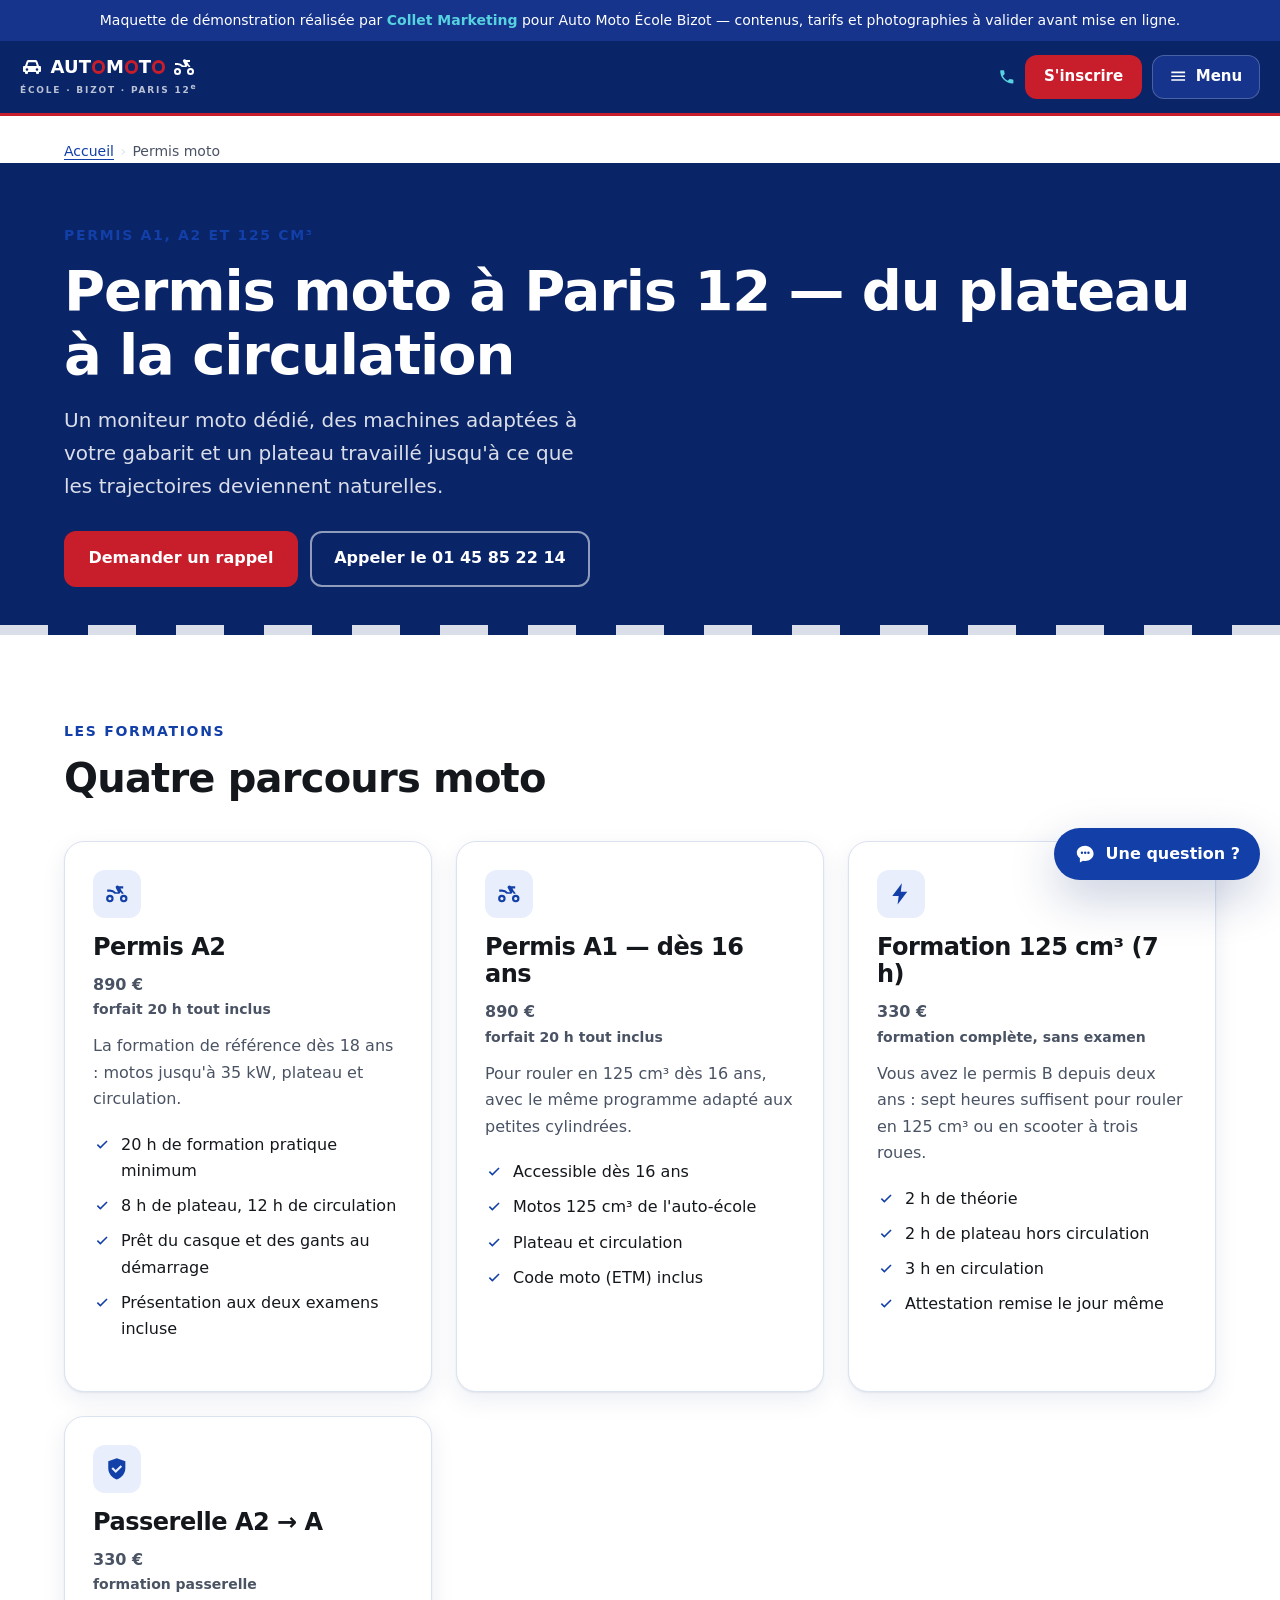
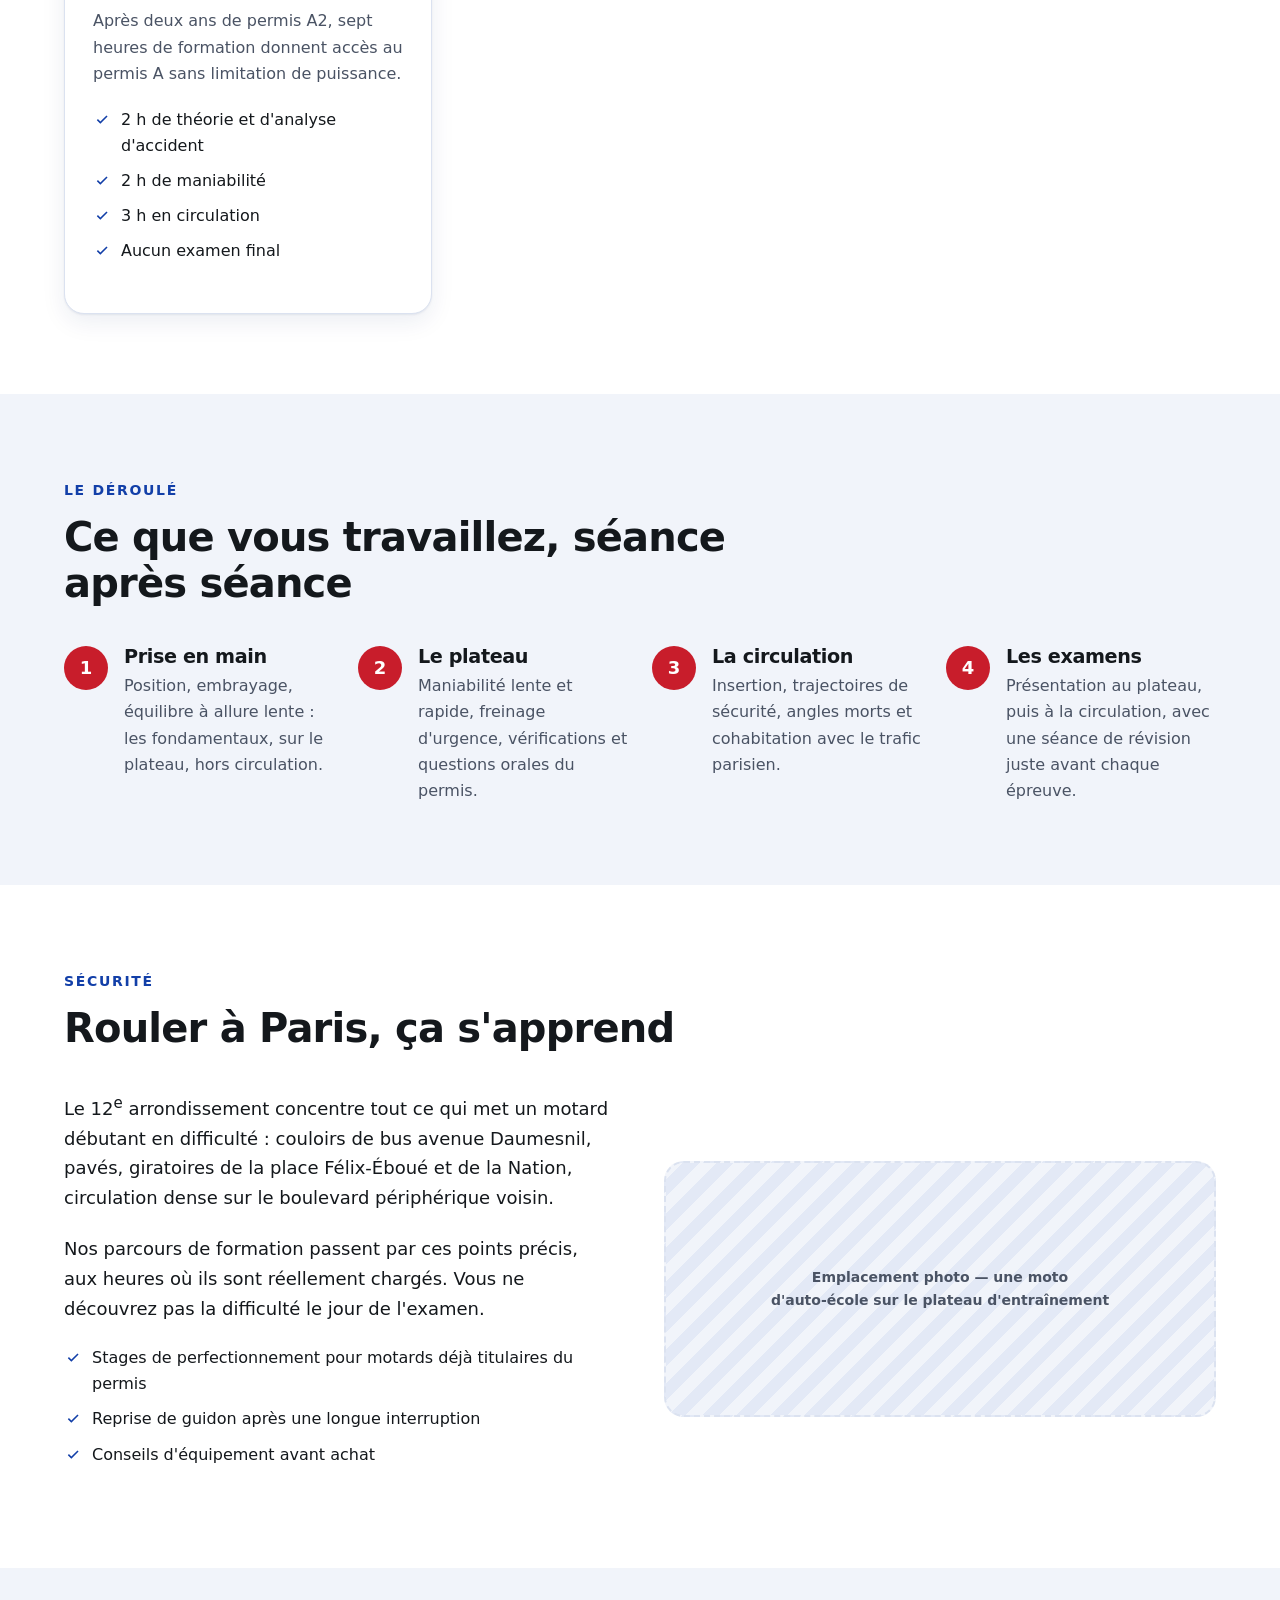
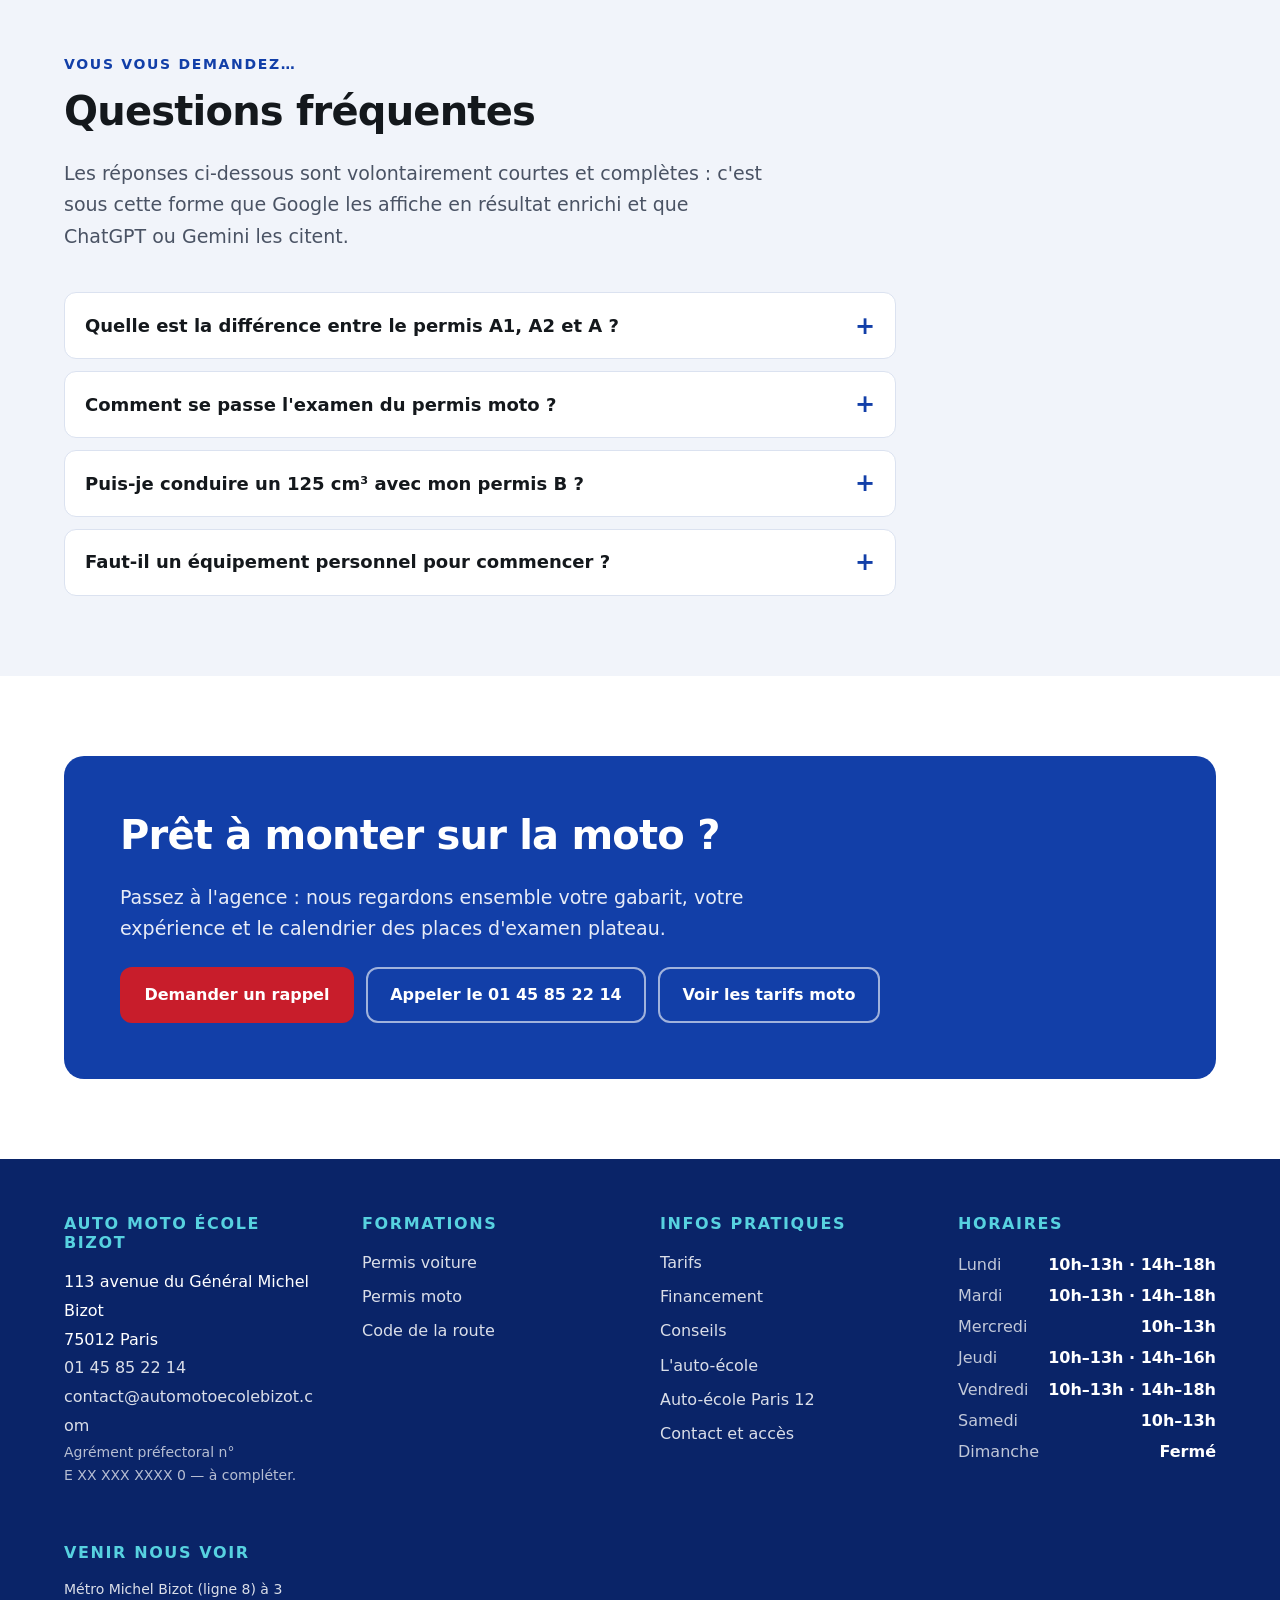
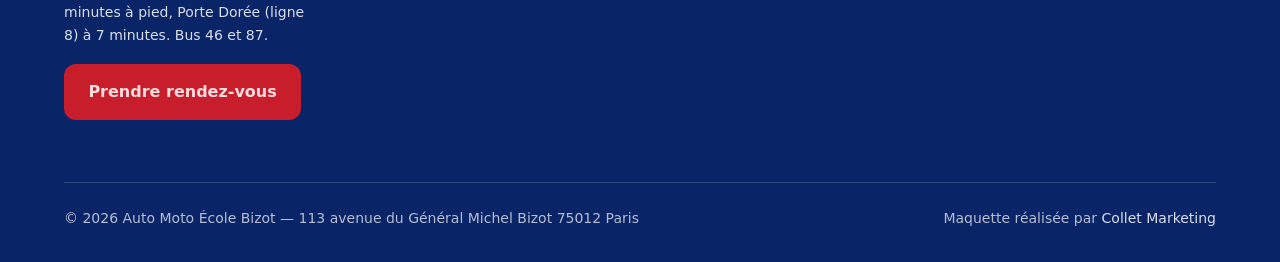
<file: permis-moto.html>
<!DOCTYPE html>
<html lang="fr">
<head>
<meta charset="utf-8">
<meta name="viewport" content="width=device-width, initial-scale=1">
<title>Permis moto à Paris 12 — A1, A2, 125 cm³ | Auto Moto École Bizot</title>
<meta name="description" content="Permis moto A1 et A2 à Paris 12e : forfait 20 h à 890 € tout inclus, formation 125 cm³ en 7 h, passerelle A2 vers A. Moniteur moto dédié, plateau et circulation.">
<link rel="canonical" href="https://www.automotoecolebizot.com/permis-moto.html">
<meta name="theme-color" content="#123fa8">
<meta property="og:type" content="website">
<meta property="og:locale" content="fr_FR">
<meta property="og:site_name" content="Auto Moto École Bizot">
<meta property="og:title" content="Permis moto à Paris 12 — A1, A2, 125 cm³ | Auto Moto École Bizot">
<meta property="og:description" content="Permis moto A1 et A2 à Paris 12e : forfait 20 h à 890 € tout inclus, formation 125 cm³ en 7 h, passerelle A2 vers A. Moniteur moto dédié, plateau et circulation.">
<meta property="og:url" content="https://www.automotoecolebizot.com/permis-moto.html">
<meta name="twitter:card" content="summary_large_image">
<link rel="stylesheet" href="assets/css/bizot.css?v=4ac0fec944">
<script type="application/ld+json">{"@context":"https://schema.org","@type":["DrivingSchool","LocalBusiness"],"@id":"https://www.automotoecolebizot.com/#etablissement","name":"Auto Moto École Bizot","legalName":"AUTO MOTO ECOLE BIZOT","url":"https://www.automotoecolebizot.com/","telephone":"+33145852214","email":"contact@automotoecolebizot.com","image":"https://www.automotoecolebizot.com/assets/img/devanture.jpg","priceRange":"€€","currenciesAccepted":"EUR","address":{"@type":"PostalAddress","streetAddress":"113 avenue du Général Michel Bizot","postalCode":"75012","addressLocality":"Paris","addressRegion":"Île-de-France","addressCountry":"FR"},"geo":{"@type":"GeoCoordinates","latitude":"48.8368","longitude":"2.4048"},"openingHoursSpecification":[{"@type":"OpeningHoursSpecification","dayOfWeek":["Monday","Tuesday","Friday"],"opens":"10:00","closes":"13:00"},{"@type":"OpeningHoursSpecification","dayOfWeek":["Monday","Tuesday","Friday"],"opens":"14:00","closes":"18:00"},{"@type":"OpeningHoursSpecification","dayOfWeek":["Wednesday","Saturday"],"opens":"10:00","closes":"13:00"},{"@type":"OpeningHoursSpecification","dayOfWeek":"Thursday","opens":"10:00","closes":"13:00"},{"@type":"OpeningHoursSpecification","dayOfWeek":"Thursday","opens":"14:00","closes":"16:00"}],"areaServed":[{"@type":"City","name":"Paris 12e"},{"@type":"City","name":"Saint-Mandé"},{"@type":"City","name":"Charenton-le-Pont"},{"@type":"City","name":"Vincennes"}],"hasOfferCatalog":{"@type":"OfferCatalog","name":"Formations au permis de conduire","itemListElement":[{"@type":"Offer","name":"Permis B — forfait 20 h boîte manuelle","price":"990","priceCurrency":"EUR"},{"@type":"Offer","name":"Permis B — forfait 20 h boîte automatique","price":"990","priceCurrency":"EUR"},{"@type":"Offer","name":"Permis A2 — forfait 20 h moto","price":"890","priceCurrency":"EUR"}]},"publicAccess":true,"sameAs":["https://www.instagram.com/"]}</script>
<script type="application/ld+json">{"@context":"https://schema.org","@type":"FAQPage","mainEntity":[{"@type":"Question","name":"Quelle est la différence entre le permis A1, A2 et A ?","acceptedAnswer":{"@type":"Answer","text":"Le permis A1 se passe dès 16 ans et donne accès aux motos de 125 cm³ (11 kW). Le permis A2, accessible dès 18 ans, autorise les motos jusqu'à 35 kW. Après deux ans de permis A2, une formation passerelle de 7 heures donne accès au permis A, sans limitation de puissance."}},{"@type":"Question","name":"Comment se passe l'examen du permis moto ?","acceptedAnswer":{"@type":"Answer","text":"L'examen comporte deux épreuves pratiques : le plateau — vérifications, maniabilité à allure lente puis à allure normale, freinage d'urgence — puis la circulation, environ 40 minutes sur route avec l'inspecteur en liaison radio."}},{"@type":"Question","name":"Puis-je conduire un 125 cm³ avec mon permis B ?","acceptedAnswer":{"@type":"Answer","text":"Oui, après deux ans de permis B et une formation de 7 heures : 2 heures de théorie, 2 heures de plateau et 3 heures en circulation. Aucun examen à passer à l'issue."}},{"@type":"Question","name":"Faut-il un équipement personnel pour commencer ?","acceptedAnswer":{"@type":"Answer","text":"L'auto-école prête le casque et les gants homologués pour les premières séances. Pour la suite de la formation, un équipement personnel — blouson, gants, bottes — est demandé, et nous vous conseillons avant l'achat."}}]}</script>
<script type="application/ld+json">{"@context":"https://schema.org","@type":"Service","serviceType":"Formation au permis moto A1 et A2","provider":{"@id":"https://www.automotoecolebizot.com/#etablissement"},"areaServed":{"@type":"City","name":"Paris"},"offers":{"@type":"Offer","price":"890","priceCurrency":"EUR","description":"Forfait moto A2, 20 heures tout inclus"}}</script>
<script type="application/ld+json">{"@context":"https://schema.org","@type":"BreadcrumbList","itemListElement":[{"@type":"ListItem","position":1,"name":"Accueil","item":"https://www.automotoecolebizot.com/index.html"},{"@type":"ListItem","position":2,"name":"Permis moto"}]}</script>
</head>
<body>
<a class="saut-navigation" href="#contenu">Aller au contenu</a>
<div class="bandeau-maquette">Maquette de démonstration réalisée par <strong>Collet Marketing</strong> pour Auto Moto École Bizot — contenus, tarifs et photographies à valider avant mise en ligne.</div>
<header class="entete">
  <div class="conteneur entete__barre">
    <a class="logo" href="index.html">
      <span class="logo__lockup" aria-hidden="true"><svg class="logo__vehicule" viewBox="0 0 24 24" aria-hidden="true" focusable="false"><path d="M5 11l1.5-4.3A2 2 0 0 1 8.4 5h7.2a2 2 0 0 1 1.9 1.7L19 11h1a1 1 0 0 1 1 1v4a1 1 0 0 1-1 1h-1v1a1 1 0 0 1-1 1h-1a1 1 0 0 1-1-1v-1H8v1a1 1 0 0 1-1 1H6a1 1 0 0 1-1-1v-1H4a1 1 0 0 1-1-1v-4a1 1 0 0 1 1-1zm2.2 0h9.6l-1.1-3.4a.6.6 0 0 0-.5-.4H8.8a.6.6 0 0 0-.5.4zM7 13.2a1.3 1.3 0 1 0 0 2.6 1.3 1.3 0 0 0 0-2.6zm10 0a1.3 1.3 0 1 0 0 2.6 1.3 1.3 0 0 0 0-2.6z"/></svg><span class="logo__mot">AUT<i class="logo__o"></i>M<i class="logo__o"></i>T<i class="logo__o"></i></span><svg class="logo__vehicule" viewBox="0 0 24 24" aria-hidden="true" focusable="false"><path d="M5.5 13a3.5 3.5 0 1 0 0 7 3.5 3.5 0 0 0 0-7zm13 0a3.5 3.5 0 1 0 0 7 3.5 3.5 0 0 0 0-7zm-13 2a1.5 1.5 0 1 1 0 3 1.5 1.5 0 0 1 0-3zm13 0a1.5 1.5 0 1 1 0 3 1.5 1.5 0 0 1 0-3zM14 5h4v2h-2.6l1.3 2.4A5.5 5.5 0 0 1 18.5 12h-2a3.5 3.5 0 0 0-.8-1.6L14.4 12H9.9a5.5 5.5 0 0 0-4.4-2H3V8h2.5a7.5 7.5 0 0 1 5.6 2.5h2.1l-2-3.7A1.5 1.5 0 0 1 14 5z"/></svg></span><span class="logo__sous" aria-hidden="true">ÉCOLE · BIZOT<span class="logo__ville"> · PARIS 12<sup>e</sup></span></span>
      <span class="visuellement-cache">Auto Moto École Bizot — accueil</span>
    </a>
    <nav class="nav" aria-label="Navigation principale">
      <ul class="nav__liste"><li class="nav__groupe" data-groupe><button class="nav__lien nav__declencheur" type="button" data-groupe-bouton aria-expanded="false" aria-controls="menu-formations" data-courant="true">Formations<svg class="nav__chevron" viewBox="0 0 24 24" aria-hidden="true" focusable="false"><path d="M12 15.4 5.6 9l1.4-1.4 5 5 5-5L18.4 9z"/></svg></button><ul class="nav__sous" id="menu-formations"><li><a class="nav__sous-lien" href="permis-voiture.html">Permis voiture</a></li><li><a class="nav__sous-lien" href="permis-moto.html" aria-current="page">Permis moto</a></li><li><a class="nav__sous-lien" href="code-de-la-route.html">Code de la route</a></li></ul></li><li><a class="nav__lien" href="tarifs.html">Tarifs</a></li><li><a class="nav__lien" href="financement.html">Financement</a></li><li><a class="nav__lien" href="blog.html">Conseils</a></li><li><a class="nav__lien" href="a-propos.html">L'auto-école</a></li></ul>
    </nav>
    <div class="entete__actions">
      <a class="tel-entete" href="tel:+33145852214"><svg viewBox="0 0 24 24" aria-hidden="true" focusable="false"><path d="M6.6 10.8a15.1 15.1 0 0 0 6.6 6.6l2.2-2.2a1 1 0 0 1 1-.24 11.4 11.4 0 0 0 3.6.58 1 1 0 0 1 1 1V20a1 1 0 0 1-1 1A17 17 0 0 1 3 4a1 1 0 0 1 1-1h3.5a1 1 0 0 1 1 1 11.4 11.4 0 0 0 .58 3.6 1 1 0 0 1-.25 1z"/></svg><span class="tel-entete__texte">01 45 85 22 14</span></a>
      <a class="bouton bouton--principal entete__cta" href="contact.html">S'inscrire</a>
      <button class="bouton-menu" type="button" data-tiroir-ouvrir aria-label="Menu"
              aria-expanded="false" aria-controls="tiroir"><svg class="bouton-menu__icone" viewBox="0 0 24 24" aria-hidden="true" focusable="false"><path d="M3 6h18v2H3zm0 5h18v2H3zm0 5h18v2H3z"/></svg><span
              class="bouton-menu__texte">Menu</span></button>
    </div>
  </div>
</header>

<div class="voile" data-voile></div>
<div class="tiroir" id="tiroir" data-tiroir role="dialog" aria-modal="true" aria-label="Menu">
  <div class="tiroir__entete">
    <span class="tiroir__titre">Menu</span>
    <button class="tiroir__fermer" type="button" data-tiroir-fermer aria-label="Fermer le menu"><svg viewBox="0 0 24 24" aria-hidden="true" focusable="false"><path d="m12 10.6 5.3-5.3 1.4 1.4-5.3 5.3 5.3 5.3-1.4 1.4-5.3-5.3-5.3 5.3-1.4-1.4 5.3-5.3-5.3-5.3 1.4-1.4z"/></svg></button>
  </div>
  <nav class="tiroir__corps" aria-label="Navigation du menu">
    <p class="tiroir__section" id="tiroir-formations">Formations</p>
    <ul class="tiroir__liste" aria-labelledby="tiroir-formations"><li><a class="tiroir__lien" href="permis-voiture.html">Permis voiture</a></li><li><a class="tiroir__lien" href="permis-moto.html" aria-current="page">Permis moto</a></li><li><a class="tiroir__lien" href="code-de-la-route.html">Code de la route</a></li></ul>
    <p class="tiroir__section" id="tiroir-infos">Infos pratiques</p>
    <ul class="tiroir__liste" aria-labelledby="tiroir-infos"><li><a class="tiroir__lien" href="tarifs.html">Tarifs</a></li><li><a class="tiroir__lien" href="financement.html">Financement</a></li><li><a class="tiroir__lien" href="blog.html">Conseils</a></li><li><a class="tiroir__lien" href="a-propos.html">L'auto-école</a></li><li><a class="tiroir__lien" href="auto-ecole-paris-12.html">Auto-école Paris 12</a></li><li><a class="tiroir__lien" href="contact.html">Contact et accès</a></li></ul>
  </nav>
  <div class="tiroir__pied">
    <a class="tiroir__tel" href="tel:+33145852214"><svg viewBox="0 0 24 24" aria-hidden="true" focusable="false"><path d="M6.6 10.8a15.1 15.1 0 0 0 6.6 6.6l2.2-2.2a1 1 0 0 1 1-.24 11.4 11.4 0 0 0 3.6.58 1 1 0 0 1 1 1V20a1 1 0 0 1-1 1A17 17 0 0 1 3 4a1 1 0 0 1 1-1h3.5a1 1 0 0 1 1 1 11.4 11.4 0 0 0 .58 3.6 1 1 0 0 1-.25 1z"/></svg>01 45 85 22 14</a>
    <p class="tiroir__horaire">Ouvert du lundi au samedi</p>
    <a class="bouton bouton--principal bouton--large" href="contact.html">S'inscrire</a>
  </div>
</div>
<main id="contenu">
<div class="conteneur fil-ariane"><nav aria-label="Fil d'Ariane"><ol><li><a href="index.html">Accueil</a></li><li aria-current="page">Permis moto</li></ol></nav></div>

<section class="heros sur-fond-sombre" style="padding-block:3.5rem 3rem">
  <div class="conteneur">
    <span class="surtitre">Permis A1, A2 et 125 cm³</span>
    <h1>Permis moto à Paris 12 — du plateau à la circulation</h1>
    <p class="heros__accroche">Un moniteur moto dédié, des machines adaptées à votre gabarit et un plateau travaillé jusqu'à ce que les trajectoires deviennent naturelles.</p>
      <div class="boutons" style="margin-top:1.75rem">
        <a class="bouton bouton--principal" href="contact.html">Demander un rappel</a>
        <a class="bouton bouton--secondaire" href="tel:+33145852214">Appeler le 01 45 85 22 14</a>
      </div>
  </div>
</section>
<section class="section">
  <div class="conteneur">
    <div class="section__intro">
      <span class="surtitre">Les formations</span>
      <h2>Quatre parcours moto</h2>
    </div>
    <div class="grille grille--2"><article class="carte"><span class="carte__icone"><svg viewBox="0 0 24 24" aria-hidden="true" focusable="false"><path d="M5.5 13a3.5 3.5 0 1 0 0 7 3.5 3.5 0 0 0 0-7zm13 0a3.5 3.5 0 1 0 0 7 3.5 3.5 0 0 0 0-7zm-13 2a1.5 1.5 0 1 1 0 3 1.5 1.5 0 0 1 0-3zm13 0a1.5 1.5 0 1 1 0 3 1.5 1.5 0 0 1 0-3zM14 5h4v2h-2.6l1.3 2.4A5.5 5.5 0 0 1 18.5 12h-2a3.5 3.5 0 0 0-.8-1.6L14.4 12H9.9a5.5 5.5 0 0 0-4.4-2H3V8h2.5a7.5 7.5 0 0 1 5.6 2.5h2.1l-2-3.7A1.5 1.5 0 0 1 14 5z"/></svg></span><h3>Permis A2</h3><p class="carte__prix">890 €<small>forfait 20 h tout inclus</small></p><p>La formation de référence dès 18 ans : motos jusqu'à 35 kW, plateau et circulation.</p><ul class="liste-cochee"><li><svg viewBox="0 0 24 24" aria-hidden="true" focusable="false"><path d="M9.6 16.6 5 12l1.4-1.4 3.2 3.2 8-8L19 7.2z"/></svg><span>20 h de formation pratique minimum</span></li><li><svg viewBox="0 0 24 24" aria-hidden="true" focusable="false"><path d="M9.6 16.6 5 12l1.4-1.4 3.2 3.2 8-8L19 7.2z"/></svg><span>8 h de plateau, 12 h de circulation</span></li><li><svg viewBox="0 0 24 24" aria-hidden="true" focusable="false"><path d="M9.6 16.6 5 12l1.4-1.4 3.2 3.2 8-8L19 7.2z"/></svg><span>Prêt du casque et des gants au démarrage</span></li><li><svg viewBox="0 0 24 24" aria-hidden="true" focusable="false"><path d="M9.6 16.6 5 12l1.4-1.4 3.2 3.2 8-8L19 7.2z"/></svg><span>Présentation aux deux examens incluse</span></li></ul></article><article class="carte"><span class="carte__icone"><svg viewBox="0 0 24 24" aria-hidden="true" focusable="false"><path d="M5.5 13a3.5 3.5 0 1 0 0 7 3.5 3.5 0 0 0 0-7zm13 0a3.5 3.5 0 1 0 0 7 3.5 3.5 0 0 0 0-7zm-13 2a1.5 1.5 0 1 1 0 3 1.5 1.5 0 0 1 0-3zm13 0a1.5 1.5 0 1 1 0 3 1.5 1.5 0 0 1 0-3zM14 5h4v2h-2.6l1.3 2.4A5.5 5.5 0 0 1 18.5 12h-2a3.5 3.5 0 0 0-.8-1.6L14.4 12H9.9a5.5 5.5 0 0 0-4.4-2H3V8h2.5a7.5 7.5 0 0 1 5.6 2.5h2.1l-2-3.7A1.5 1.5 0 0 1 14 5z"/></svg></span><h3>Permis A1 — dès 16 ans</h3><p class="carte__prix">890 €<small>forfait 20 h tout inclus</small></p><p>Pour rouler en 125 cm³ dès 16 ans, avec le même programme adapté aux petites cylindrées.</p><ul class="liste-cochee"><li><svg viewBox="0 0 24 24" aria-hidden="true" focusable="false"><path d="M9.6 16.6 5 12l1.4-1.4 3.2 3.2 8-8L19 7.2z"/></svg><span>Accessible dès 16 ans</span></li><li><svg viewBox="0 0 24 24" aria-hidden="true" focusable="false"><path d="M9.6 16.6 5 12l1.4-1.4 3.2 3.2 8-8L19 7.2z"/></svg><span>Motos 125 cm³ de l'auto-école</span></li><li><svg viewBox="0 0 24 24" aria-hidden="true" focusable="false"><path d="M9.6 16.6 5 12l1.4-1.4 3.2 3.2 8-8L19 7.2z"/></svg><span>Plateau et circulation</span></li><li><svg viewBox="0 0 24 24" aria-hidden="true" focusable="false"><path d="M9.6 16.6 5 12l1.4-1.4 3.2 3.2 8-8L19 7.2z"/></svg><span>Code moto (ETM) inclus</span></li></ul></article><article class="carte"><span class="carte__icone"><svg viewBox="0 0 24 24" aria-hidden="true" focusable="false"><path d="M13 2 4 14h6l-1 8 9-12h-6z"/></svg></span><h3>Formation 125 cm³ (7 h)</h3><p class="carte__prix">330 €<small>formation complète, sans examen</small></p><p>Vous avez le permis B depuis deux ans : sept heures suffisent pour rouler en 125 cm³ ou en scooter à trois roues.</p><ul class="liste-cochee"><li><svg viewBox="0 0 24 24" aria-hidden="true" focusable="false"><path d="M9.6 16.6 5 12l1.4-1.4 3.2 3.2 8-8L19 7.2z"/></svg><span>2 h de théorie</span></li><li><svg viewBox="0 0 24 24" aria-hidden="true" focusable="false"><path d="M9.6 16.6 5 12l1.4-1.4 3.2 3.2 8-8L19 7.2z"/></svg><span>2 h de plateau hors circulation</span></li><li><svg viewBox="0 0 24 24" aria-hidden="true" focusable="false"><path d="M9.6 16.6 5 12l1.4-1.4 3.2 3.2 8-8L19 7.2z"/></svg><span>3 h en circulation</span></li><li><svg viewBox="0 0 24 24" aria-hidden="true" focusable="false"><path d="M9.6 16.6 5 12l1.4-1.4 3.2 3.2 8-8L19 7.2z"/></svg><span>Attestation remise le jour même</span></li></ul></article><article class="carte"><span class="carte__icone"><svg viewBox="0 0 24 24" aria-hidden="true" focusable="false"><path d="M12 2 4 5v6.5c0 4.7 3.4 9.1 8 10.5 4.6-1.4 8-5.8 8-10.5V5zm-1 14-4-4 1.4-1.4L11 13.2l4.6-4.6L17 10z"/></svg></span><h3>Passerelle A2 → A</h3><p class="carte__prix">330 €<small>formation passerelle</small></p><p>Après deux ans de permis A2, sept heures de formation donnent accès au permis A sans limitation de puissance.</p><ul class="liste-cochee"><li><svg viewBox="0 0 24 24" aria-hidden="true" focusable="false"><path d="M9.6 16.6 5 12l1.4-1.4 3.2 3.2 8-8L19 7.2z"/></svg><span>2 h de théorie et d'analyse d'accident</span></li><li><svg viewBox="0 0 24 24" aria-hidden="true" focusable="false"><path d="M9.6 16.6 5 12l1.4-1.4 3.2 3.2 8-8L19 7.2z"/></svg><span>2 h de maniabilité</span></li><li><svg viewBox="0 0 24 24" aria-hidden="true" focusable="false"><path d="M9.6 16.6 5 12l1.4-1.4 3.2 3.2 8-8L19 7.2z"/></svg><span>3 h en circulation</span></li><li><svg viewBox="0 0 24 24" aria-hidden="true" focusable="false"><path d="M9.6 16.6 5 12l1.4-1.4 3.2 3.2 8-8L19 7.2z"/></svg><span>Aucun examen final</span></li></ul></article></div>
  </div>
</section>
<section class="section section--claire">
  <div class="conteneur">
    <div class="section__intro">
      <span class="surtitre">Le déroulé</span>
      <h2>Ce que vous travaillez, séance après séance</h2>
    </div>
    <div class="grille grille--4"><div class="etape"><span class="etape__numero">1</span><h3>Prise en main</h3><p>Position, embrayage, équilibre à allure lente : les fondamentaux, sur le plateau, hors circulation.</p></div><div class="etape"><span class="etape__numero">2</span><h3>Le plateau</h3><p>Maniabilité lente et rapide, freinage d'urgence, vérifications et questions orales du permis.</p></div><div class="etape"><span class="etape__numero">3</span><h3>La circulation</h3><p>Insertion, trajectoires de sécurité, angles morts et cohabitation avec le trafic parisien.</p></div><div class="etape"><span class="etape__numero">4</span><h3>Les examens</h3><p>Présentation au plateau, puis à la circulation, avec une séance de révision juste avant chaque épreuve.</p></div></div>
  </div>
</section>
<section class="section">
  <div class="conteneur">
    <div class="section__intro">
      <span class="surtitre">Sécurité</span>
      <h2>Rouler à Paris, ça s'apprend</h2>
    </div>
    
    <div class="grille grille--texte-media">
      <div>
        <p>Le 12<sup>e</sup> arrondissement concentre tout ce qui met un motard débutant en
        difficulté : couloirs de bus avenue Daumesnil, pavés, giratoires de la place Félix-Éboué
        et de la Nation, circulation dense sur le boulevard périphérique voisin.</p>
        <p>Nos parcours de formation passent par ces points précis, aux heures où ils sont
        réellement chargés. Vous ne découvrez pas la difficulté le jour de l'examen.</p>
        <ul class="liste-cochee">
          <li><svg viewBox="0 0 24 24" aria-hidden="true" focusable="false"><path d="M9.6 16.6 5 12l1.4-1.4 3.2 3.2 8-8L19 7.2z"/></svg><span>Stages de perfectionnement pour motards déjà titulaires du permis</span></li>
          <li><svg viewBox="0 0 24 24" aria-hidden="true" focusable="false"><path d="M9.6 16.6 5 12l1.4-1.4 3.2 3.2 8-8L19 7.2z"/></svg><span>Reprise de guidon après une longue interruption</span></li>
          <li><svg viewBox="0 0 24 24" aria-hidden="true" focusable="false"><path d="M9.6 16.6 5 12l1.4-1.4 3.2 3.2 8-8L19 7.2z"/></svg><span>Conseils d'équipement avant achat</span></li>
        </ul>
      </div>
      <div class="photo" role="img" aria-label="une moto d'auto-école sur le plateau d'entraînement"><span>Emplacement photo — une moto d'auto-école sur le plateau d'entraînement</span></div>
    </div>
  </div>
</section>
<section class="section section--claire">
  <div class="conteneur">
    <div class="section__intro">
      <span class="surtitre">Vous vous demandez…</span>
      <h2>Questions fréquentes</h2>
      <p>Les réponses ci-dessous sont volontairement courtes et complètes : c'est sous cette
      forme que Google les affiche en résultat enrichi et que ChatGPT ou Gemini les citent.</p>
    </div>
    <div class="faq"><details><summary>Quelle est la différence entre le permis A1, A2 et A ?</summary><div><p>Le permis A1 se passe dès 16 ans et donne accès aux motos de 125 cm³ (11 kW). Le permis A2, accessible dès 18 ans, autorise les motos jusqu'à 35 kW. Après deux ans de permis A2, une formation passerelle de 7 heures donne accès au permis A, sans limitation de puissance.</p></div></details><details><summary>Comment se passe l'examen du permis moto ?</summary><div><p>L'examen comporte deux épreuves pratiques : le plateau — vérifications, maniabilité à allure lente puis à allure normale, freinage d'urgence — puis la circulation, environ 40 minutes sur route avec l'inspecteur en liaison radio.</p></div></details><details><summary>Puis-je conduire un 125 cm³ avec mon permis B ?</summary><div><p>Oui, après deux ans de permis B et une formation de 7 heures : 2 heures de théorie, 2 heures de plateau et 3 heures en circulation. Aucun examen à passer à l'issue.</p></div></details><details><summary>Faut-il un équipement personnel pour commencer ?</summary><div><p>L'auto-école prête le casque et les gants homologués pour les premières séances. Pour la suite de la formation, un équipement personnel — blouson, gants, bottes — est demandé, et nous vous conseillons avant l'achat.</p></div></details></div>
  </div>
</section>
<section class="section">
  <div class="conteneur">
    <div class="appel">
      <h2>Prêt à monter sur la moto&nbsp;?</h2>
      <p>Passez à l'agence : nous regardons ensemble votre gabarit, votre expérience et le calendrier des places d'examen plateau.</p>
      <div class="boutons">
        <a class="bouton bouton--principal" href="contact.html">Demander un rappel</a>
        <a class="bouton bouton--secondaire" href="tel:+33145852214">Appeler le 01 45 85 22 14</a>
        <a class="bouton bouton--secondaire" href="tarifs.html">Voir les tarifs moto</a>
      </div>
    </div>
  </div>
</section>
</main>

<footer class="pied">
  <div class="conteneur">
    <div class="pied__grille">
      <div>
        <h2>Auto Moto École Bizot</h2>
        <address>
          113 avenue du Général Michel Bizot<br>75012 Paris<br>
          <a href="tel:+33145852214">01 45 85 22 14</a><br>
          <a href="mailto:contact@automotoecolebizot.com">contact@automotoecolebizot.com</a>
        </address>
        <p class="mention" style="color:rgba(255,255,255,.7)">
          Agrément préfectoral n° E&nbsp;XX&nbsp;XXX&nbsp;XXXX&nbsp;0 — à compléter.
        </p>
      </div>
      <div>
        <h2>Formations</h2>
        <ul><li><a href="permis-voiture.html">Permis voiture</a></li><li><a href="permis-moto.html">Permis moto</a></li><li><a href="code-de-la-route.html">Code de la route</a></li></ul>
      </div>
      <div>
        <h2>Infos pratiques</h2>
        <ul><li><a href="tarifs.html">Tarifs</a></li><li><a href="financement.html">Financement</a></li><li><a href="blog.html">Conseils</a></li><li><a href="a-propos.html">L'auto-école</a></li><li><a href="auto-ecole-paris-12.html">Auto-école Paris 12</a></li><li><a href="contact.html">Contact et accès</a></li></ul>
      </div>
      <div>
        <h2>Horaires</h2>
        <dl class="pied__horaires"><div><dt>Lundi</dt><dd>10h–13h · 14h–18h</dd></div><div><dt>Mardi</dt><dd>10h–13h · 14h–18h</dd></div><div><dt>Mercredi</dt><dd>10h–13h</dd></div><div><dt>Jeudi</dt><dd>10h–13h · 14h–16h</dd></div><div><dt>Vendredi</dt><dd>10h–13h · 14h–18h</dd></div><div><dt>Samedi</dt><dd>10h–13h</dd></div><div><dt>Dimanche</dt><dd>Fermé</dd></div></dl>
      </div>
      <div>
        <h2>Venir nous voir</h2>
        <p class="mention" style="color:rgba(255,255,255,.85);max-width:16rem">
          Métro Michel Bizot (ligne 8) à 3 minutes à pied, Porte Dorée (ligne 8) à 7 minutes.
          Bus 46 et 87.
        </p>
        <p><a class="bouton bouton--principal" href="contact.html">Prendre rendez-vous</a></p>
      </div>
    </div>
    <div class="pied__bas">
      <p class="sans-marge-bas">© 2026 Auto Moto École Bizot — 113 avenue du Général Michel Bizot 75012 Paris</p>
      <p class="sans-marge-bas">Maquette réalisée par <a href="https://colletmarketing.com">Collet Marketing</a></p>
    </div>
  </div>
</footer>

<!-- assistant:début -->
<div class="chat" data-chat data-prefixe="">
  <button class="chat__lanceur" type="button" data-chat-ouvrir
          aria-expanded="false" aria-controls="chat-panneau">
    <svg class="chat__icone" viewBox="0 0 24 24" aria-hidden="true" focusable="false"><path d="M12 3c-5 0-9 3.4-9 7.5 0 2.3 1.3 4.4 3.3 5.8V21l3.4-2a11 11 0 0 0 2.3.2c5 0 9-3.4 9-7.7S17 3 12 3zm-3.5 8.7a1.3 1.3 0 1 1 0-2.6 1.3 1.3 0 0 1 0 2.6zm3.5 0a1.3 1.3 0 1 1 0-2.6 1.3 1.3 0 0 1 0 2.6zm3.5 0a1.3 1.3 0 1 1 0-2.6 1.3 1.3 0 0 1 0 2.6z"/></svg><span class="chat__lanceur-texte">Une question&nbsp;?</span>
  </button>
  <section class="chat__panneau" id="chat-panneau" data-chat-panneau
           role="dialog" aria-labelledby="chat-titre">
    <header class="chat__entete">
      <div>
        <p class="chat__titre" id="chat-titre">Assistant Auto Moto École Bizot</p>
        <p class="chat__note">Réponses préparées par l'auto-école, sans IA</p>
      </div>
      <button class="chat__fermer" type="button" data-chat-fermer aria-label="Fermer la discussion"><svg viewBox="0 0 24 24" aria-hidden="true" focusable="false"><path d="m12 10.6 5.3-5.3 1.4 1.4-5.3 5.3 5.3 5.3-1.4 1.4-5.3-5.3-5.3 5.3-1.4-1.4 5.3-5.3-5.3-5.3 1.4-1.4z"/></svg></button>
    </header>
    <div class="chat__fil" data-chat-fil role="log" aria-live="polite" aria-label="Conversation"></div>
    <div class="chat__suggestions" data-chat-suggestions></div>
    <form class="chat__saisie" data-chat-form>
      <label class="visuellement-cache" for="chat-champ">Votre question</label>
      <input id="chat-champ" data-chat-champ type="text" autocomplete="off"
             placeholder="Écrivez votre question…">
      <button class="chat__envoyer" type="submit" aria-label="Envoyer la question"><svg viewBox="0 0 24 24" aria-hidden="true" focusable="false"><path d="M3.4 20.4 21 12 3.4 3.6 3.4 10l12.6 2-12.6 2z"/></svg></button>
    </form>
  </section>
</div>
<!-- assistant:fin -->
<script src="assets/js/site.js?v=e7a0ee19bc" defer></script>
<script src="assets/js/chat.js?v=925b62ed51" defer></script>
</body>
</html>
</file>
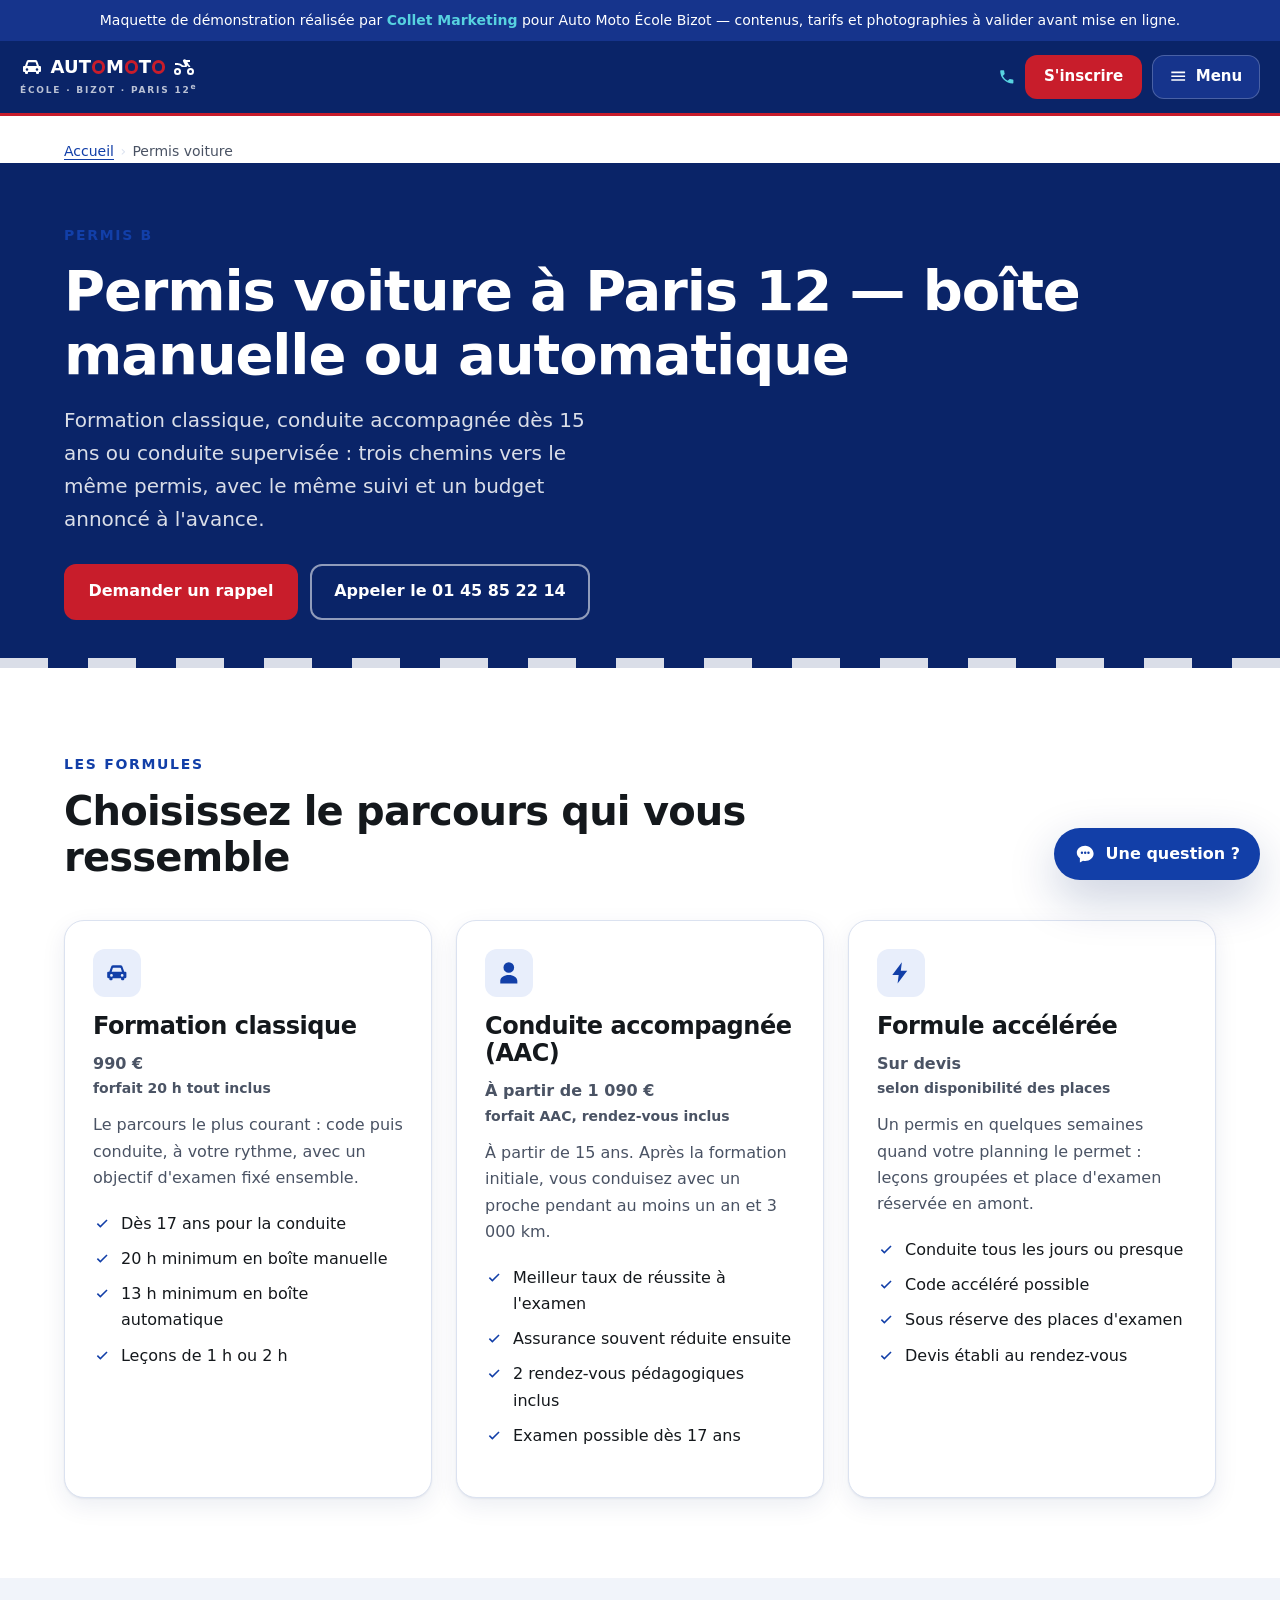
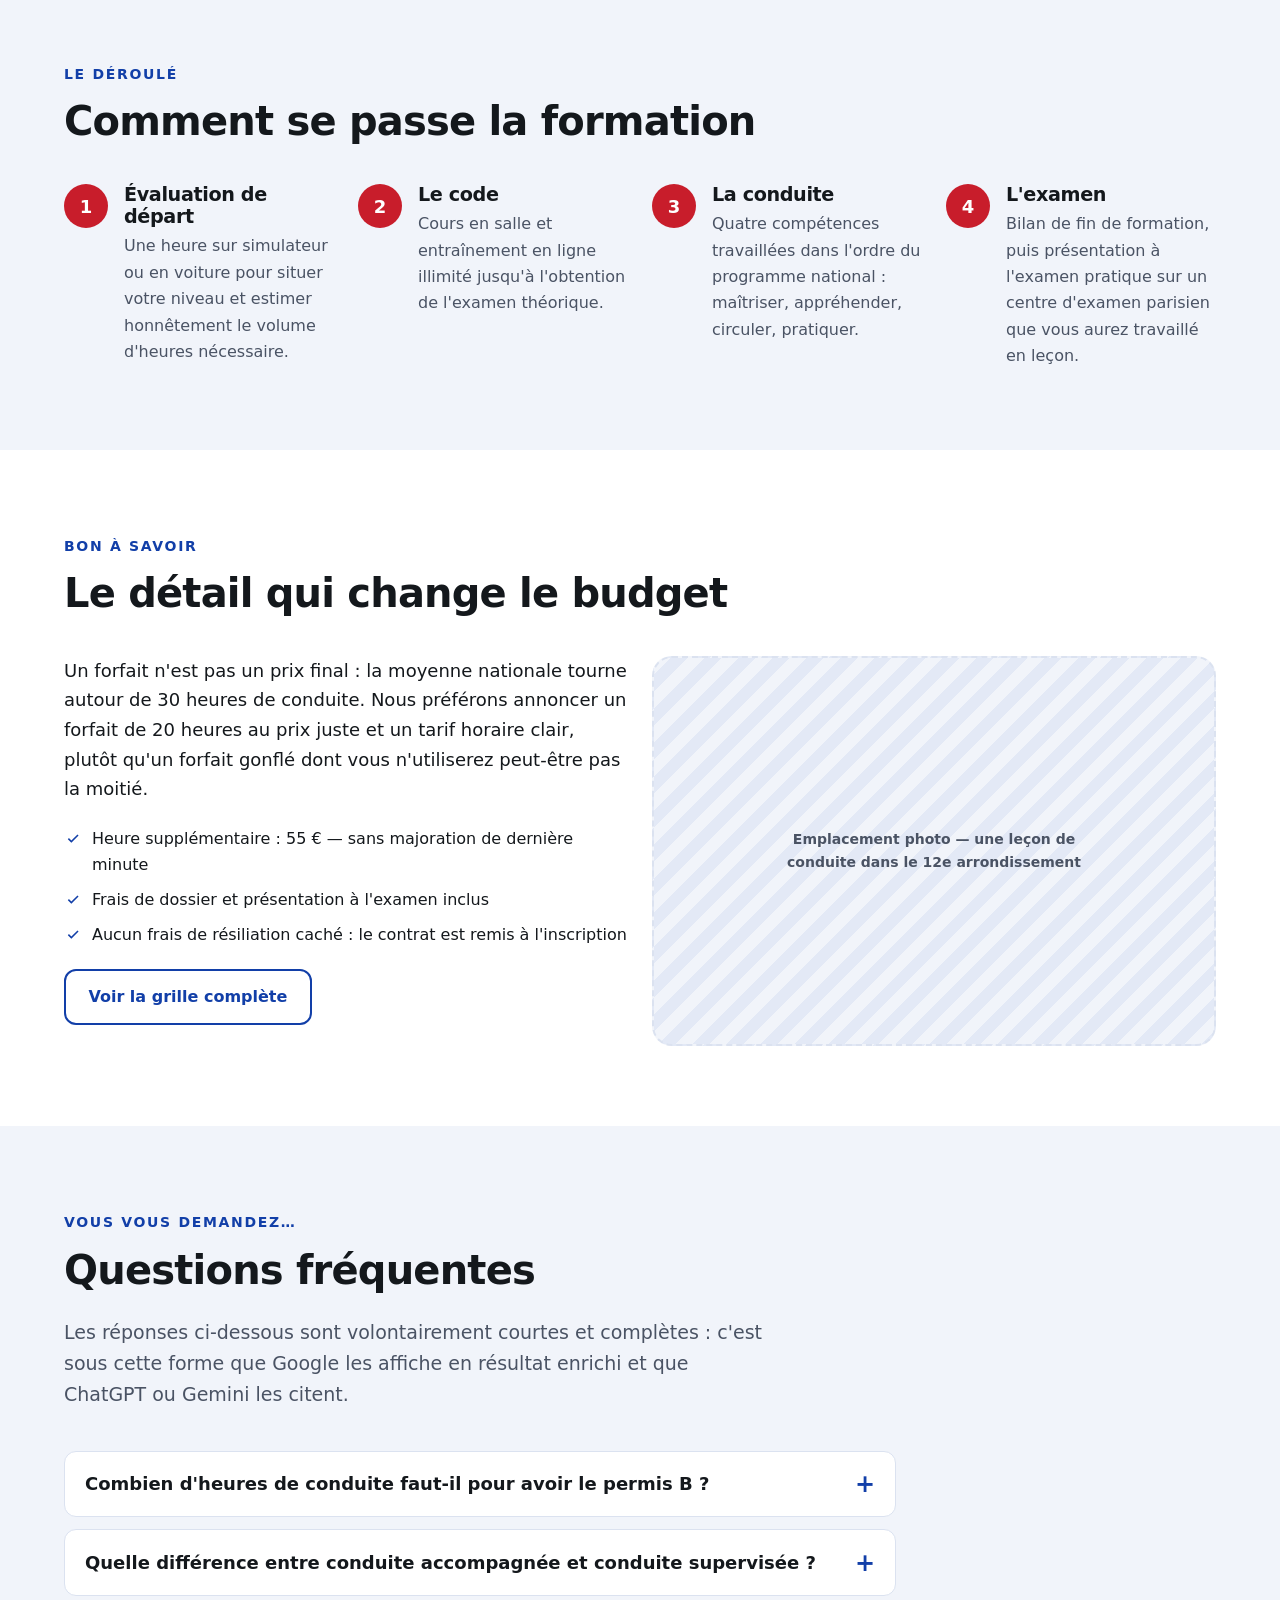
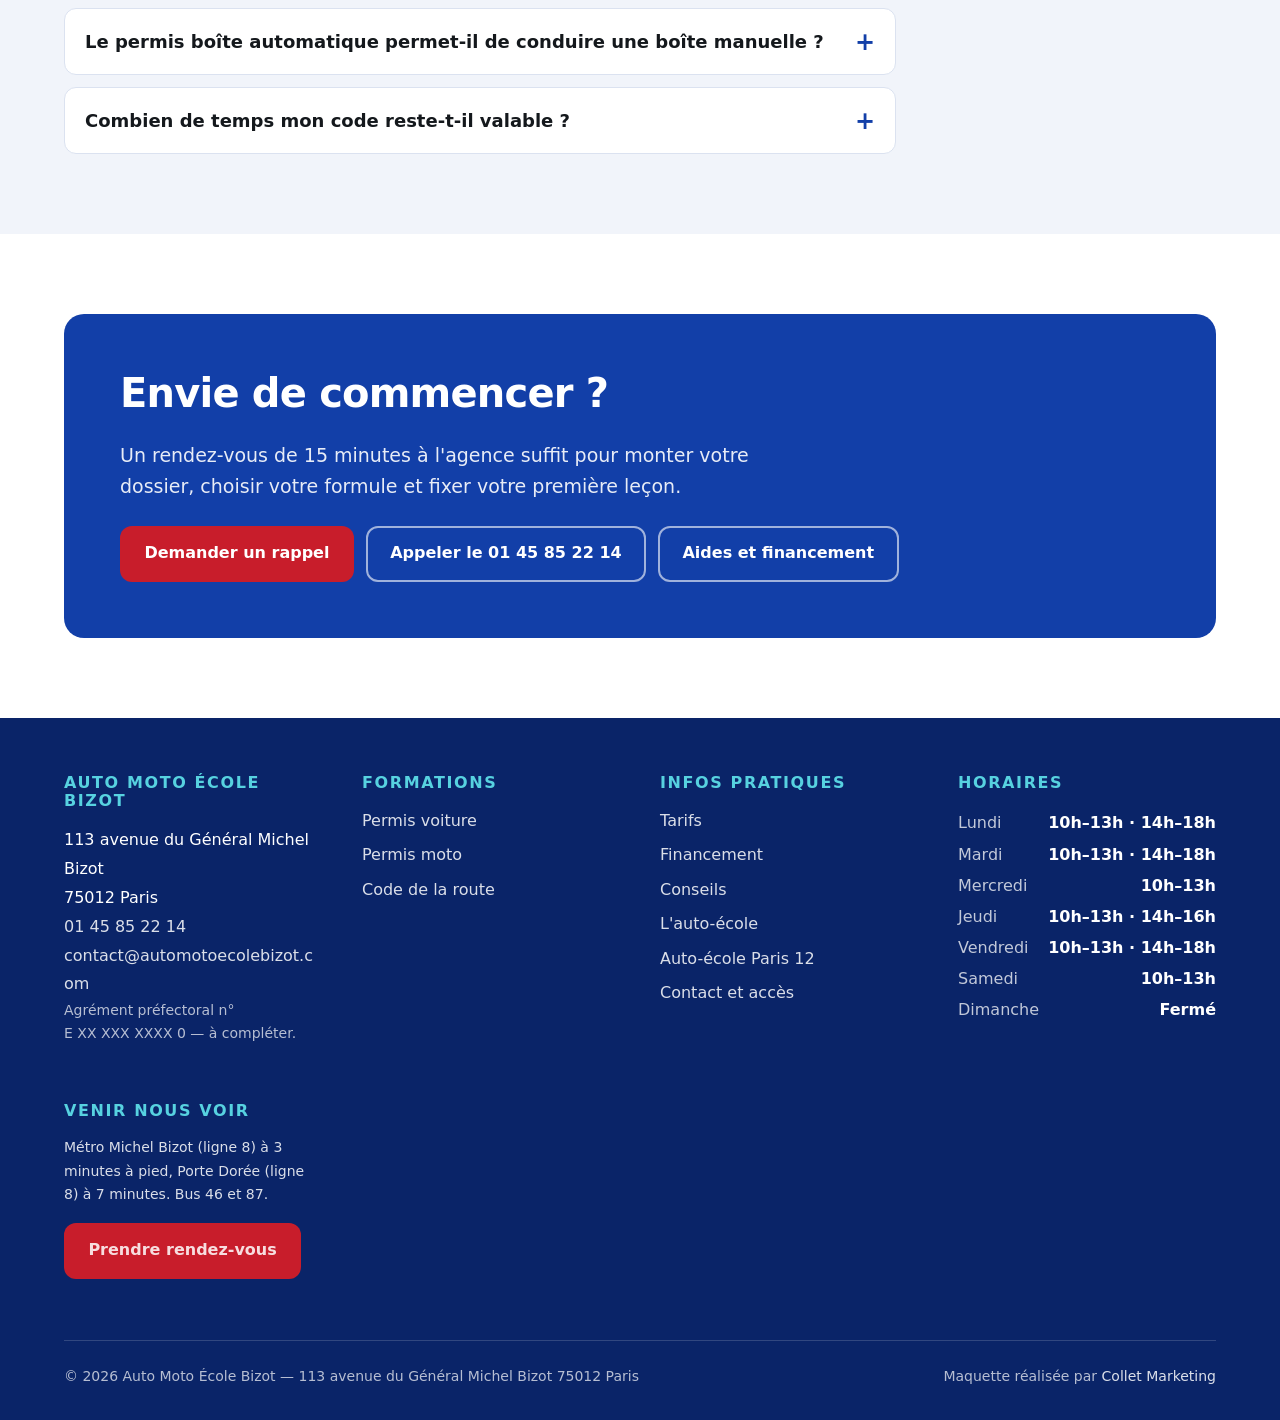
<file: permis-voiture.html>
<!DOCTYPE html>
<html lang="fr">
<head>
<meta charset="utf-8">
<meta name="viewport" content="width=device-width, initial-scale=1">
<title>Permis voiture à Paris 12 — permis B dès 990 € | Auto Moto École Bizot</title>
<meta name="description" content="Permis B boîte manuelle ou automatique à Paris 12 : forfait 20 h à 990 € tout inclus, conduite accompagnée dès 15 ans, formule accélérée. Inscription en ligne ou à l'agence.">
<link rel="canonical" href="https://www.automotoecolebizot.com/permis-voiture.html">
<meta name="theme-color" content="#123fa8">
<meta property="og:type" content="website">
<meta property="og:locale" content="fr_FR">
<meta property="og:site_name" content="Auto Moto École Bizot">
<meta property="og:title" content="Permis voiture à Paris 12 — permis B dès 990 € | Auto Moto École Bizot">
<meta property="og:description" content="Permis B boîte manuelle ou automatique à Paris 12 : forfait 20 h à 990 € tout inclus, conduite accompagnée dès 15 ans, formule accélérée. Inscription en ligne ou à l'agence.">
<meta property="og:url" content="https://www.automotoecolebizot.com/permis-voiture.html">
<meta name="twitter:card" content="summary_large_image">
<link rel="stylesheet" href="assets/css/bizot.css?v=4ac0fec944">
<script type="application/ld+json">{"@context":"https://schema.org","@type":["DrivingSchool","LocalBusiness"],"@id":"https://www.automotoecolebizot.com/#etablissement","name":"Auto Moto École Bizot","legalName":"AUTO MOTO ECOLE BIZOT","url":"https://www.automotoecolebizot.com/","telephone":"+33145852214","email":"contact@automotoecolebizot.com","image":"https://www.automotoecolebizot.com/assets/img/devanture.jpg","priceRange":"€€","currenciesAccepted":"EUR","address":{"@type":"PostalAddress","streetAddress":"113 avenue du Général Michel Bizot","postalCode":"75012","addressLocality":"Paris","addressRegion":"Île-de-France","addressCountry":"FR"},"geo":{"@type":"GeoCoordinates","latitude":"48.8368","longitude":"2.4048"},"openingHoursSpecification":[{"@type":"OpeningHoursSpecification","dayOfWeek":["Monday","Tuesday","Friday"],"opens":"10:00","closes":"13:00"},{"@type":"OpeningHoursSpecification","dayOfWeek":["Monday","Tuesday","Friday"],"opens":"14:00","closes":"18:00"},{"@type":"OpeningHoursSpecification","dayOfWeek":["Wednesday","Saturday"],"opens":"10:00","closes":"13:00"},{"@type":"OpeningHoursSpecification","dayOfWeek":"Thursday","opens":"10:00","closes":"13:00"},{"@type":"OpeningHoursSpecification","dayOfWeek":"Thursday","opens":"14:00","closes":"16:00"}],"areaServed":[{"@type":"City","name":"Paris 12e"},{"@type":"City","name":"Saint-Mandé"},{"@type":"City","name":"Charenton-le-Pont"},{"@type":"City","name":"Vincennes"}],"hasOfferCatalog":{"@type":"OfferCatalog","name":"Formations au permis de conduire","itemListElement":[{"@type":"Offer","name":"Permis B — forfait 20 h boîte manuelle","price":"990","priceCurrency":"EUR"},{"@type":"Offer","name":"Permis B — forfait 20 h boîte automatique","price":"990","priceCurrency":"EUR"},{"@type":"Offer","name":"Permis A2 — forfait 20 h moto","price":"890","priceCurrency":"EUR"}]},"publicAccess":true,"sameAs":["https://www.instagram.com/"]}</script>
<script type="application/ld+json">{"@context":"https://schema.org","@type":"FAQPage","mainEntity":[{"@type":"Question","name":"Combien d'heures de conduite faut-il pour avoir le permis B ?","acceptedAnswer":{"@type":"Answer","text":"La loi impose au minimum 20 heures de conduite en boîte manuelle et 13 heures en boîte automatique. La moyenne nationale se situe plutôt autour de 30 à 35 heures : c'est pourquoi nous annonçons un forfait de départ à 20 heures et un tarif horaire clair pour les heures supplémentaires, plutôt qu'un forfait gonflé."}},{"@type":"Question","name":"Quelle différence entre conduite accompagnée et conduite supervisée ?","acceptedAnswer":{"@type":"Answer","text":"La conduite accompagnée (AAC) démarre dès 15 ans, après 20 heures de formation, et impose 3 000 km sur au moins un an avant l'examen. La conduite supervisée s'adresse aux plus de 18 ans, sans kilométrage minimum : elle sert à prendre de l'expérience avant l'examen ou après un échec."}},{"@type":"Question","name":"Le permis boîte automatique permet-il de conduire une boîte manuelle ?","acceptedAnswer":{"@type":"Answer","text":"Non, pas immédiatement. Après trois mois de permis boîte automatique, une formation passerelle de 7 heures, sans examen, permet d'obtenir le permis boîte manuelle."}},{"@type":"Question","name":"Combien de temps mon code reste-t-il valable ?","acceptedAnswer":{"@type":"Answer","text":"Cinq ans, et pour cinq présentations à l'examen pratique. Au-delà, il faut le repasser."}}]}</script>
<script type="application/ld+json">{"@context":"https://schema.org","@type":"Service","serviceType":"Formation au permis de conduire catégorie B","provider":{"@id":"https://www.automotoecolebizot.com/#etablissement"},"areaServed":{"@type":"City","name":"Paris"},"offers":{"@type":"Offer","price":"990","priceCurrency":"EUR","description":"Forfait 20 heures tout inclus"}}</script>
<script type="application/ld+json">{"@context":"https://schema.org","@type":"BreadcrumbList","itemListElement":[{"@type":"ListItem","position":1,"name":"Accueil","item":"https://www.automotoecolebizot.com/index.html"},{"@type":"ListItem","position":2,"name":"Permis voiture"}]}</script>
</head>
<body>
<a class="saut-navigation" href="#contenu">Aller au contenu</a>
<div class="bandeau-maquette">Maquette de démonstration réalisée par <strong>Collet Marketing</strong> pour Auto Moto École Bizot — contenus, tarifs et photographies à valider avant mise en ligne.</div>
<header class="entete">
  <div class="conteneur entete__barre">
    <a class="logo" href="index.html">
      <span class="logo__lockup" aria-hidden="true"><svg class="logo__vehicule" viewBox="0 0 24 24" aria-hidden="true" focusable="false"><path d="M5 11l1.5-4.3A2 2 0 0 1 8.4 5h7.2a2 2 0 0 1 1.9 1.7L19 11h1a1 1 0 0 1 1 1v4a1 1 0 0 1-1 1h-1v1a1 1 0 0 1-1 1h-1a1 1 0 0 1-1-1v-1H8v1a1 1 0 0 1-1 1H6a1 1 0 0 1-1-1v-1H4a1 1 0 0 1-1-1v-4a1 1 0 0 1 1-1zm2.2 0h9.6l-1.1-3.4a.6.6 0 0 0-.5-.4H8.8a.6.6 0 0 0-.5.4zM7 13.2a1.3 1.3 0 1 0 0 2.6 1.3 1.3 0 0 0 0-2.6zm10 0a1.3 1.3 0 1 0 0 2.6 1.3 1.3 0 0 0 0-2.6z"/></svg><span class="logo__mot">AUT<i class="logo__o"></i>M<i class="logo__o"></i>T<i class="logo__o"></i></span><svg class="logo__vehicule" viewBox="0 0 24 24" aria-hidden="true" focusable="false"><path d="M5.5 13a3.5 3.5 0 1 0 0 7 3.5 3.5 0 0 0 0-7zm13 0a3.5 3.5 0 1 0 0 7 3.5 3.5 0 0 0 0-7zm-13 2a1.5 1.5 0 1 1 0 3 1.5 1.5 0 0 1 0-3zm13 0a1.5 1.5 0 1 1 0 3 1.5 1.5 0 0 1 0-3zM14 5h4v2h-2.6l1.3 2.4A5.5 5.5 0 0 1 18.5 12h-2a3.5 3.5 0 0 0-.8-1.6L14.4 12H9.9a5.5 5.5 0 0 0-4.4-2H3V8h2.5a7.5 7.5 0 0 1 5.6 2.5h2.1l-2-3.7A1.5 1.5 0 0 1 14 5z"/></svg></span><span class="logo__sous" aria-hidden="true">ÉCOLE · BIZOT<span class="logo__ville"> · PARIS 12<sup>e</sup></span></span>
      <span class="visuellement-cache">Auto Moto École Bizot — accueil</span>
    </a>
    <nav class="nav" aria-label="Navigation principale">
      <ul class="nav__liste"><li class="nav__groupe" data-groupe><button class="nav__lien nav__declencheur" type="button" data-groupe-bouton aria-expanded="false" aria-controls="menu-formations" data-courant="true">Formations<svg class="nav__chevron" viewBox="0 0 24 24" aria-hidden="true" focusable="false"><path d="M12 15.4 5.6 9l1.4-1.4 5 5 5-5L18.4 9z"/></svg></button><ul class="nav__sous" id="menu-formations"><li><a class="nav__sous-lien" href="permis-voiture.html" aria-current="page">Permis voiture</a></li><li><a class="nav__sous-lien" href="permis-moto.html">Permis moto</a></li><li><a class="nav__sous-lien" href="code-de-la-route.html">Code de la route</a></li></ul></li><li><a class="nav__lien" href="tarifs.html">Tarifs</a></li><li><a class="nav__lien" href="financement.html">Financement</a></li><li><a class="nav__lien" href="blog.html">Conseils</a></li><li><a class="nav__lien" href="a-propos.html">L'auto-école</a></li></ul>
    </nav>
    <div class="entete__actions">
      <a class="tel-entete" href="tel:+33145852214"><svg viewBox="0 0 24 24" aria-hidden="true" focusable="false"><path d="M6.6 10.8a15.1 15.1 0 0 0 6.6 6.6l2.2-2.2a1 1 0 0 1 1-.24 11.4 11.4 0 0 0 3.6.58 1 1 0 0 1 1 1V20a1 1 0 0 1-1 1A17 17 0 0 1 3 4a1 1 0 0 1 1-1h3.5a1 1 0 0 1 1 1 11.4 11.4 0 0 0 .58 3.6 1 1 0 0 1-.25 1z"/></svg><span class="tel-entete__texte">01 45 85 22 14</span></a>
      <a class="bouton bouton--principal entete__cta" href="contact.html">S'inscrire</a>
      <button class="bouton-menu" type="button" data-tiroir-ouvrir aria-label="Menu"
              aria-expanded="false" aria-controls="tiroir"><svg class="bouton-menu__icone" viewBox="0 0 24 24" aria-hidden="true" focusable="false"><path d="M3 6h18v2H3zm0 5h18v2H3zm0 5h18v2H3z"/></svg><span
              class="bouton-menu__texte">Menu</span></button>
    </div>
  </div>
</header>

<div class="voile" data-voile></div>
<div class="tiroir" id="tiroir" data-tiroir role="dialog" aria-modal="true" aria-label="Menu">
  <div class="tiroir__entete">
    <span class="tiroir__titre">Menu</span>
    <button class="tiroir__fermer" type="button" data-tiroir-fermer aria-label="Fermer le menu"><svg viewBox="0 0 24 24" aria-hidden="true" focusable="false"><path d="m12 10.6 5.3-5.3 1.4 1.4-5.3 5.3 5.3 5.3-1.4 1.4-5.3-5.3-5.3 5.3-1.4-1.4 5.3-5.3-5.3-5.3 1.4-1.4z"/></svg></button>
  </div>
  <nav class="tiroir__corps" aria-label="Navigation du menu">
    <p class="tiroir__section" id="tiroir-formations">Formations</p>
    <ul class="tiroir__liste" aria-labelledby="tiroir-formations"><li><a class="tiroir__lien" href="permis-voiture.html" aria-current="page">Permis voiture</a></li><li><a class="tiroir__lien" href="permis-moto.html">Permis moto</a></li><li><a class="tiroir__lien" href="code-de-la-route.html">Code de la route</a></li></ul>
    <p class="tiroir__section" id="tiroir-infos">Infos pratiques</p>
    <ul class="tiroir__liste" aria-labelledby="tiroir-infos"><li><a class="tiroir__lien" href="tarifs.html">Tarifs</a></li><li><a class="tiroir__lien" href="financement.html">Financement</a></li><li><a class="tiroir__lien" href="blog.html">Conseils</a></li><li><a class="tiroir__lien" href="a-propos.html">L'auto-école</a></li><li><a class="tiroir__lien" href="auto-ecole-paris-12.html">Auto-école Paris 12</a></li><li><a class="tiroir__lien" href="contact.html">Contact et accès</a></li></ul>
  </nav>
  <div class="tiroir__pied">
    <a class="tiroir__tel" href="tel:+33145852214"><svg viewBox="0 0 24 24" aria-hidden="true" focusable="false"><path d="M6.6 10.8a15.1 15.1 0 0 0 6.6 6.6l2.2-2.2a1 1 0 0 1 1-.24 11.4 11.4 0 0 0 3.6.58 1 1 0 0 1 1 1V20a1 1 0 0 1-1 1A17 17 0 0 1 3 4a1 1 0 0 1 1-1h3.5a1 1 0 0 1 1 1 11.4 11.4 0 0 0 .58 3.6 1 1 0 0 1-.25 1z"/></svg>01 45 85 22 14</a>
    <p class="tiroir__horaire">Ouvert du lundi au samedi</p>
    <a class="bouton bouton--principal bouton--large" href="contact.html">S'inscrire</a>
  </div>
</div>
<main id="contenu">
<div class="conteneur fil-ariane"><nav aria-label="Fil d'Ariane"><ol><li><a href="index.html">Accueil</a></li><li aria-current="page">Permis voiture</li></ol></nav></div>

<section class="heros sur-fond-sombre" style="padding-block:3.5rem 3rem">
  <div class="conteneur">
    <span class="surtitre">Permis B</span>
    <h1>Permis voiture à Paris 12 — boîte manuelle ou automatique</h1>
    <p class="heros__accroche">Formation classique, conduite accompagnée dès 15 ans ou conduite supervisée : trois chemins vers le même permis, avec le même suivi et un budget annoncé à l'avance.</p>
      <div class="boutons" style="margin-top:1.75rem">
        <a class="bouton bouton--principal" href="contact.html">Demander un rappel</a>
        <a class="bouton bouton--secondaire" href="tel:+33145852214">Appeler le 01 45 85 22 14</a>
      </div>
  </div>
</section>
<section class="section">
  <div class="conteneur">
    <div class="section__intro">
      <span class="surtitre">Les formules</span>
      <h2>Choisissez le parcours qui vous ressemble</h2>
    </div>
    <div class="grille grille--3"><article class="carte"><span class="carte__icone"><svg viewBox="0 0 24 24" aria-hidden="true" focusable="false"><path d="M5 11l1.5-4.3A2 2 0 0 1 8.4 5h7.2a2 2 0 0 1 1.9 1.7L19 11h1a1 1 0 0 1 1 1v4a1 1 0 0 1-1 1h-1v1a1 1 0 0 1-1 1h-1a1 1 0 0 1-1-1v-1H8v1a1 1 0 0 1-1 1H6a1 1 0 0 1-1-1v-1H4a1 1 0 0 1-1-1v-4a1 1 0 0 1 1-1zm2.2 0h9.6l-1.1-3.4a.6.6 0 0 0-.5-.4H8.8a.6.6 0 0 0-.5.4zM7 13.2a1.3 1.3 0 1 0 0 2.6 1.3 1.3 0 0 0 0-2.6zm10 0a1.3 1.3 0 1 0 0 2.6 1.3 1.3 0 0 0 0-2.6z"/></svg></span><h3>Formation classique</h3><p class="carte__prix">990 €<small>forfait 20 h tout inclus</small></p><p>Le parcours le plus courant : code puis conduite, à votre rythme, avec un objectif d'examen fixé ensemble.</p><ul class="liste-cochee"><li><svg viewBox="0 0 24 24" aria-hidden="true" focusable="false"><path d="M9.6 16.6 5 12l1.4-1.4 3.2 3.2 8-8L19 7.2z"/></svg><span>Dès 17 ans pour la conduite</span></li><li><svg viewBox="0 0 24 24" aria-hidden="true" focusable="false"><path d="M9.6 16.6 5 12l1.4-1.4 3.2 3.2 8-8L19 7.2z"/></svg><span>20 h minimum en boîte manuelle</span></li><li><svg viewBox="0 0 24 24" aria-hidden="true" focusable="false"><path d="M9.6 16.6 5 12l1.4-1.4 3.2 3.2 8-8L19 7.2z"/></svg><span>13 h minimum en boîte automatique</span></li><li><svg viewBox="0 0 24 24" aria-hidden="true" focusable="false"><path d="M9.6 16.6 5 12l1.4-1.4 3.2 3.2 8-8L19 7.2z"/></svg><span>Leçons de 1 h ou 2 h</span></li></ul></article><article class="carte"><span class="carte__icone"><svg viewBox="0 0 24 24" aria-hidden="true" focusable="false"><path d="M12 12a5 5 0 1 0 0-10 5 5 0 0 0 0 10zm0 2c-4.4 0-8 2.5-8 5.5V22h16v-2.5c0-3-3.6-5.5-8-5.5z"/></svg></span><h3>Conduite accompagnée (AAC)</h3><p class="carte__prix">À partir de 1 090 €<small>forfait AAC, rendez-vous inclus</small></p><p>À partir de 15 ans. Après la formation initiale, vous conduisez avec un proche pendant au moins un an et 3 000 km.</p><ul class="liste-cochee"><li><svg viewBox="0 0 24 24" aria-hidden="true" focusable="false"><path d="M9.6 16.6 5 12l1.4-1.4 3.2 3.2 8-8L19 7.2z"/></svg><span>Meilleur taux de réussite à l'examen</span></li><li><svg viewBox="0 0 24 24" aria-hidden="true" focusable="false"><path d="M9.6 16.6 5 12l1.4-1.4 3.2 3.2 8-8L19 7.2z"/></svg><span>Assurance souvent réduite ensuite</span></li><li><svg viewBox="0 0 24 24" aria-hidden="true" focusable="false"><path d="M9.6 16.6 5 12l1.4-1.4 3.2 3.2 8-8L19 7.2z"/></svg><span>2 rendez-vous pédagogiques inclus</span></li><li><svg viewBox="0 0 24 24" aria-hidden="true" focusable="false"><path d="M9.6 16.6 5 12l1.4-1.4 3.2 3.2 8-8L19 7.2z"/></svg><span>Examen possible dès 17 ans</span></li></ul></article><article class="carte"><span class="carte__icone"><svg viewBox="0 0 24 24" aria-hidden="true" focusable="false"><path d="M13 2 4 14h6l-1 8 9-12h-6z"/></svg></span><h3>Formule accélérée</h3><p class="carte__prix">Sur devis<small>selon disponibilité des places</small></p><p>Un permis en quelques semaines quand votre planning le permet : leçons groupées et place d'examen réservée en amont.</p><ul class="liste-cochee"><li><svg viewBox="0 0 24 24" aria-hidden="true" focusable="false"><path d="M9.6 16.6 5 12l1.4-1.4 3.2 3.2 8-8L19 7.2z"/></svg><span>Conduite tous les jours ou presque</span></li><li><svg viewBox="0 0 24 24" aria-hidden="true" focusable="false"><path d="M9.6 16.6 5 12l1.4-1.4 3.2 3.2 8-8L19 7.2z"/></svg><span>Code accéléré possible</span></li><li><svg viewBox="0 0 24 24" aria-hidden="true" focusable="false"><path d="M9.6 16.6 5 12l1.4-1.4 3.2 3.2 8-8L19 7.2z"/></svg><span>Sous réserve des places d'examen</span></li><li><svg viewBox="0 0 24 24" aria-hidden="true" focusable="false"><path d="M9.6 16.6 5 12l1.4-1.4 3.2 3.2 8-8L19 7.2z"/></svg><span>Devis établi au rendez-vous</span></li></ul></article></div>
  </div>
</section>
<section class="section section--claire">
  <div class="conteneur">
    <div class="section__intro">
      <span class="surtitre">Le déroulé</span>
      <h2>Comment se passe la formation</h2>
    </div>
    <div class="grille grille--4"><div class="etape"><span class="etape__numero">1</span><h3>Évaluation de départ</h3><p>Une heure sur simulateur ou en voiture pour situer votre niveau et estimer honnêtement le volume d'heures nécessaire.</p></div><div class="etape"><span class="etape__numero">2</span><h3>Le code</h3><p>Cours en salle et entraînement en ligne illimité jusqu'à l'obtention de l'examen théorique.</p></div><div class="etape"><span class="etape__numero">3</span><h3>La conduite</h3><p>Quatre compétences travaillées dans l'ordre du programme national : maîtriser, appréhender, circuler, pratiquer.</p></div><div class="etape"><span class="etape__numero">4</span><h3>L'examen</h3><p>Bilan de fin de formation, puis présentation à l'examen pratique sur un centre d'examen parisien que vous aurez travaillé en leçon.</p></div></div>
  </div>
</section>
<section class="section">
  <div class="conteneur">
    <div class="section__intro">
      <span class="surtitre">Bon à savoir</span>
      <h2>Le détail qui change le budget</h2>
    </div>
    
    <div class="grille grille--2">
      <div>
        <p>Un forfait n'est pas un prix final : la moyenne nationale tourne autour de
        30 heures de conduite. Nous préférons annoncer un forfait de 20 heures au prix juste
        et un tarif horaire clair, plutôt qu'un forfait gonflé dont vous n'utiliserez
        peut-être pas la moitié.</p>
        <ul class="liste-cochee">
          <li><svg viewBox="0 0 24 24" aria-hidden="true" focusable="false"><path d="M9.6 16.6 5 12l1.4-1.4 3.2 3.2 8-8L19 7.2z"/></svg><span>Heure supplémentaire : 55 € — sans majoration de dernière minute</span></li>
          <li><svg viewBox="0 0 24 24" aria-hidden="true" focusable="false"><path d="M9.6 16.6 5 12l1.4-1.4 3.2 3.2 8-8L19 7.2z"/></svg><span>Frais de dossier et présentation à l'examen inclus</span></li>
          <li><svg viewBox="0 0 24 24" aria-hidden="true" focusable="false"><path d="M9.6 16.6 5 12l1.4-1.4 3.2 3.2 8-8L19 7.2z"/></svg><span>Aucun frais de résiliation caché : le contrat est remis à l'inscription</span></li>
        </ul>
        <p><a class="bouton bouton--secondaire" href="tarifs.html">Voir la grille complète</a></p>
      </div>
      <div class="photo" role="img" aria-label="une leçon de conduite dans le 12e arrondissement"><span>Emplacement photo — une leçon de conduite dans le 12e arrondissement</span></div>
    </div>
  </div>
</section>
<section class="section section--claire">
  <div class="conteneur">
    <div class="section__intro">
      <span class="surtitre">Vous vous demandez…</span>
      <h2>Questions fréquentes</h2>
      <p>Les réponses ci-dessous sont volontairement courtes et complètes : c'est sous cette
      forme que Google les affiche en résultat enrichi et que ChatGPT ou Gemini les citent.</p>
    </div>
    <div class="faq"><details><summary>Combien d'heures de conduite faut-il pour avoir le permis B ?</summary><div><p>La loi impose au minimum 20 heures de conduite en boîte manuelle et 13 heures en boîte automatique. La moyenne nationale se situe plutôt autour de 30 à 35 heures : c'est pourquoi nous annonçons un forfait de départ à 20 heures et un tarif horaire clair pour les heures supplémentaires, plutôt qu'un forfait gonflé.</p></div></details><details><summary>Quelle différence entre conduite accompagnée et conduite supervisée ?</summary><div><p>La conduite accompagnée (AAC) démarre dès 15 ans, après 20 heures de formation, et impose 3 000 km sur au moins un an avant l'examen. La conduite supervisée s'adresse aux plus de 18 ans, sans kilométrage minimum : elle sert à prendre de l'expérience avant l'examen ou après un échec.</p></div></details><details><summary>Le permis boîte automatique permet-il de conduire une boîte manuelle ?</summary><div><p>Non, pas immédiatement. Après trois mois de permis boîte automatique, une formation passerelle de 7 heures, sans examen, permet d'obtenir le permis boîte manuelle.</p></div></details><details><summary>Combien de temps mon code reste-t-il valable ?</summary><div><p>Cinq ans, et pour cinq présentations à l'examen pratique. Au-delà, il faut le repasser.</p></div></details></div>
  </div>
</section>
<section class="section">
  <div class="conteneur">
    <div class="appel">
      <h2>Envie de commencer&nbsp;?</h2>
      <p>Un rendez-vous de 15 minutes à l'agence suffit pour monter votre dossier, choisir votre formule et fixer votre première leçon.</p>
      <div class="boutons">
        <a class="bouton bouton--principal" href="contact.html">Demander un rappel</a>
        <a class="bouton bouton--secondaire" href="tel:+33145852214">Appeler le 01 45 85 22 14</a>
        <a class="bouton bouton--secondaire" href="financement.html">Aides et financement</a>
      </div>
    </div>
  </div>
</section>
</main>

<footer class="pied">
  <div class="conteneur">
    <div class="pied__grille">
      <div>
        <h2>Auto Moto École Bizot</h2>
        <address>
          113 avenue du Général Michel Bizot<br>75012 Paris<br>
          <a href="tel:+33145852214">01 45 85 22 14</a><br>
          <a href="mailto:contact@automotoecolebizot.com">contact@automotoecolebizot.com</a>
        </address>
        <p class="mention" style="color:rgba(255,255,255,.7)">
          Agrément préfectoral n° E&nbsp;XX&nbsp;XXX&nbsp;XXXX&nbsp;0 — à compléter.
        </p>
      </div>
      <div>
        <h2>Formations</h2>
        <ul><li><a href="permis-voiture.html">Permis voiture</a></li><li><a href="permis-moto.html">Permis moto</a></li><li><a href="code-de-la-route.html">Code de la route</a></li></ul>
      </div>
      <div>
        <h2>Infos pratiques</h2>
        <ul><li><a href="tarifs.html">Tarifs</a></li><li><a href="financement.html">Financement</a></li><li><a href="blog.html">Conseils</a></li><li><a href="a-propos.html">L'auto-école</a></li><li><a href="auto-ecole-paris-12.html">Auto-école Paris 12</a></li><li><a href="contact.html">Contact et accès</a></li></ul>
      </div>
      <div>
        <h2>Horaires</h2>
        <dl class="pied__horaires"><div><dt>Lundi</dt><dd>10h–13h · 14h–18h</dd></div><div><dt>Mardi</dt><dd>10h–13h · 14h–18h</dd></div><div><dt>Mercredi</dt><dd>10h–13h</dd></div><div><dt>Jeudi</dt><dd>10h–13h · 14h–16h</dd></div><div><dt>Vendredi</dt><dd>10h–13h · 14h–18h</dd></div><div><dt>Samedi</dt><dd>10h–13h</dd></div><div><dt>Dimanche</dt><dd>Fermé</dd></div></dl>
      </div>
      <div>
        <h2>Venir nous voir</h2>
        <p class="mention" style="color:rgba(255,255,255,.85);max-width:16rem">
          Métro Michel Bizot (ligne 8) à 3 minutes à pied, Porte Dorée (ligne 8) à 7 minutes.
          Bus 46 et 87.
        </p>
        <p><a class="bouton bouton--principal" href="contact.html">Prendre rendez-vous</a></p>
      </div>
    </div>
    <div class="pied__bas">
      <p class="sans-marge-bas">© 2026 Auto Moto École Bizot — 113 avenue du Général Michel Bizot 75012 Paris</p>
      <p class="sans-marge-bas">Maquette réalisée par <a href="https://colletmarketing.com">Collet Marketing</a></p>
    </div>
  </div>
</footer>

<!-- assistant:début -->
<div class="chat" data-chat data-prefixe="">
  <button class="chat__lanceur" type="button" data-chat-ouvrir
          aria-expanded="false" aria-controls="chat-panneau">
    <svg class="chat__icone" viewBox="0 0 24 24" aria-hidden="true" focusable="false"><path d="M12 3c-5 0-9 3.4-9 7.5 0 2.3 1.3 4.4 3.3 5.8V21l3.4-2a11 11 0 0 0 2.3.2c5 0 9-3.4 9-7.7S17 3 12 3zm-3.5 8.7a1.3 1.3 0 1 1 0-2.6 1.3 1.3 0 0 1 0 2.6zm3.5 0a1.3 1.3 0 1 1 0-2.6 1.3 1.3 0 0 1 0 2.6zm3.5 0a1.3 1.3 0 1 1 0-2.6 1.3 1.3 0 0 1 0 2.6z"/></svg><span class="chat__lanceur-texte">Une question&nbsp;?</span>
  </button>
  <section class="chat__panneau" id="chat-panneau" data-chat-panneau
           role="dialog" aria-labelledby="chat-titre">
    <header class="chat__entete">
      <div>
        <p class="chat__titre" id="chat-titre">Assistant Auto Moto École Bizot</p>
        <p class="chat__note">Réponses préparées par l'auto-école, sans IA</p>
      </div>
      <button class="chat__fermer" type="button" data-chat-fermer aria-label="Fermer la discussion"><svg viewBox="0 0 24 24" aria-hidden="true" focusable="false"><path d="m12 10.6 5.3-5.3 1.4 1.4-5.3 5.3 5.3 5.3-1.4 1.4-5.3-5.3-5.3 5.3-1.4-1.4 5.3-5.3-5.3-5.3 1.4-1.4z"/></svg></button>
    </header>
    <div class="chat__fil" data-chat-fil role="log" aria-live="polite" aria-label="Conversation"></div>
    <div class="chat__suggestions" data-chat-suggestions></div>
    <form class="chat__saisie" data-chat-form>
      <label class="visuellement-cache" for="chat-champ">Votre question</label>
      <input id="chat-champ" data-chat-champ type="text" autocomplete="off"
             placeholder="Écrivez votre question…">
      <button class="chat__envoyer" type="submit" aria-label="Envoyer la question"><svg viewBox="0 0 24 24" aria-hidden="true" focusable="false"><path d="M3.4 20.4 21 12 3.4 3.6 3.4 10l12.6 2-12.6 2z"/></svg></button>
    </form>
  </section>
</div>
<!-- assistant:fin -->
<script src="assets/js/site.js?v=e7a0ee19bc" defer></script>
<script src="assets/js/chat.js?v=925b62ed51" defer></script>
</body>
</html>
</file>
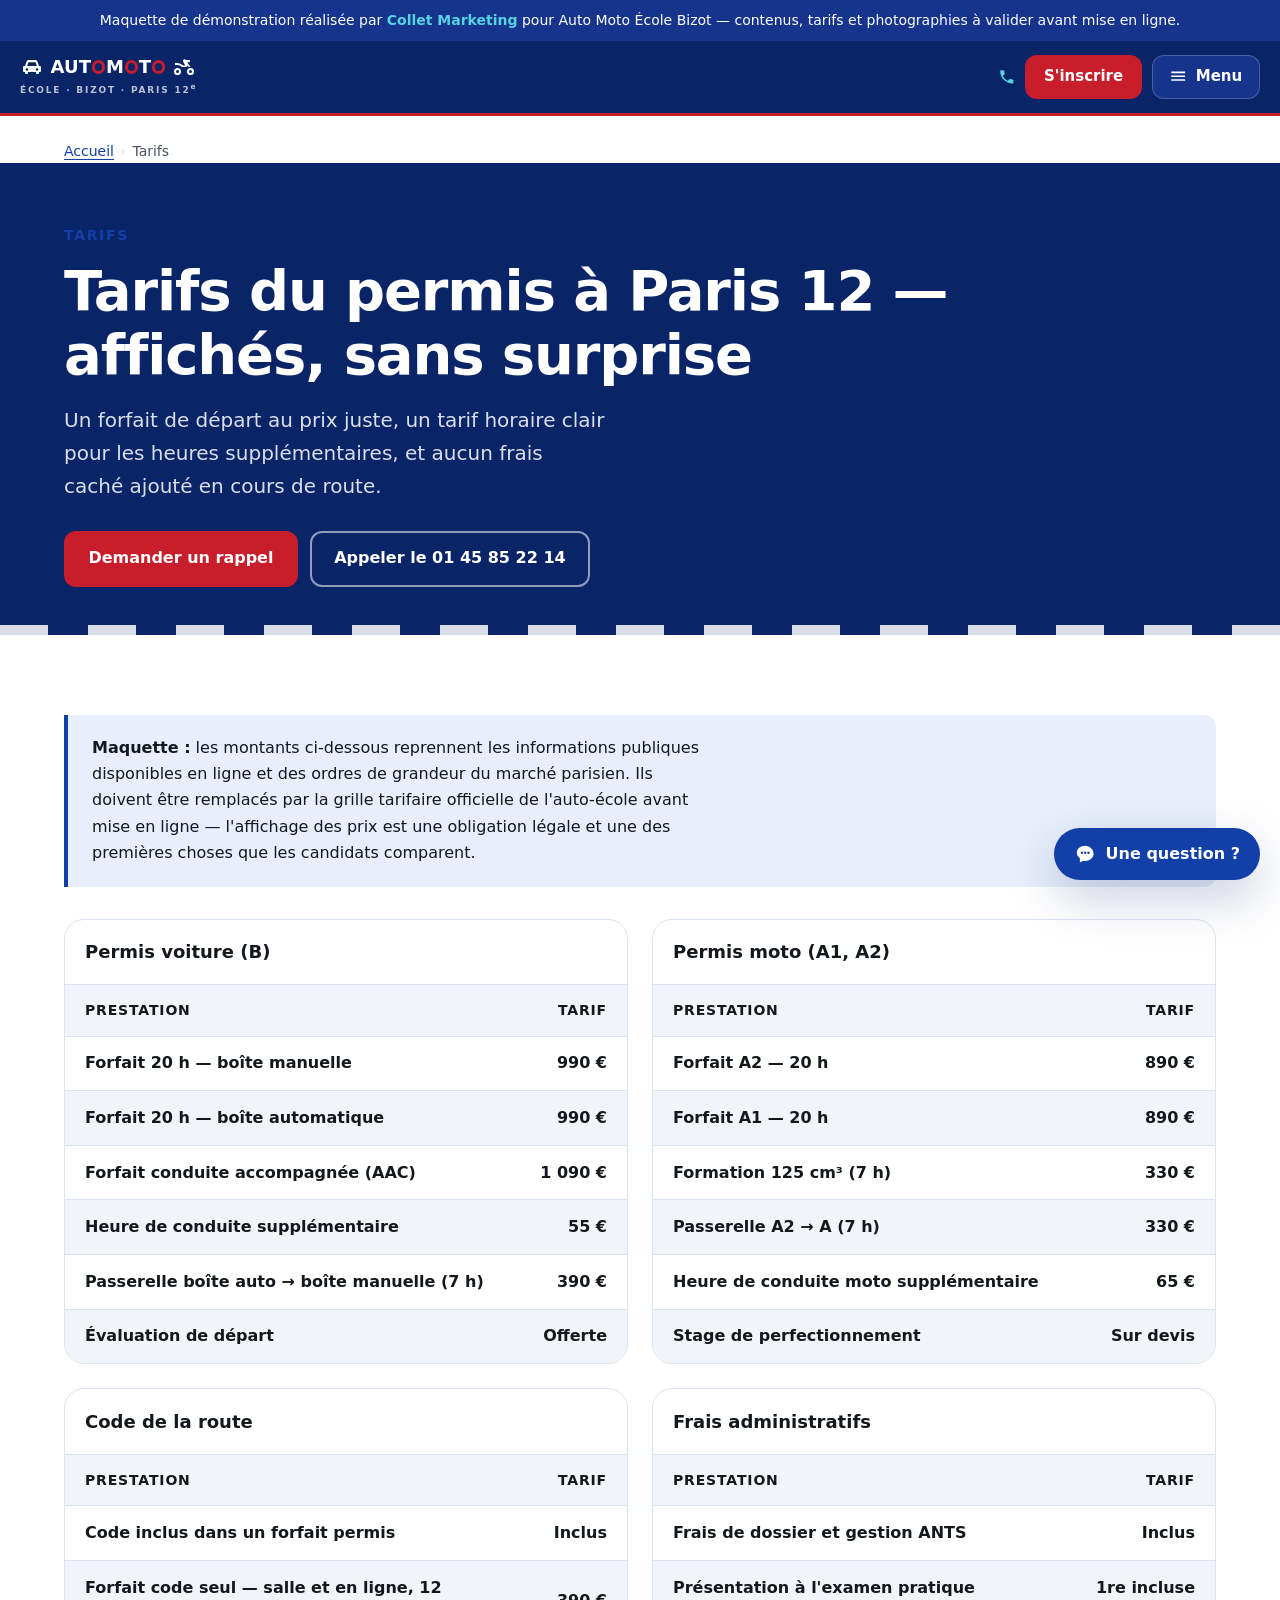
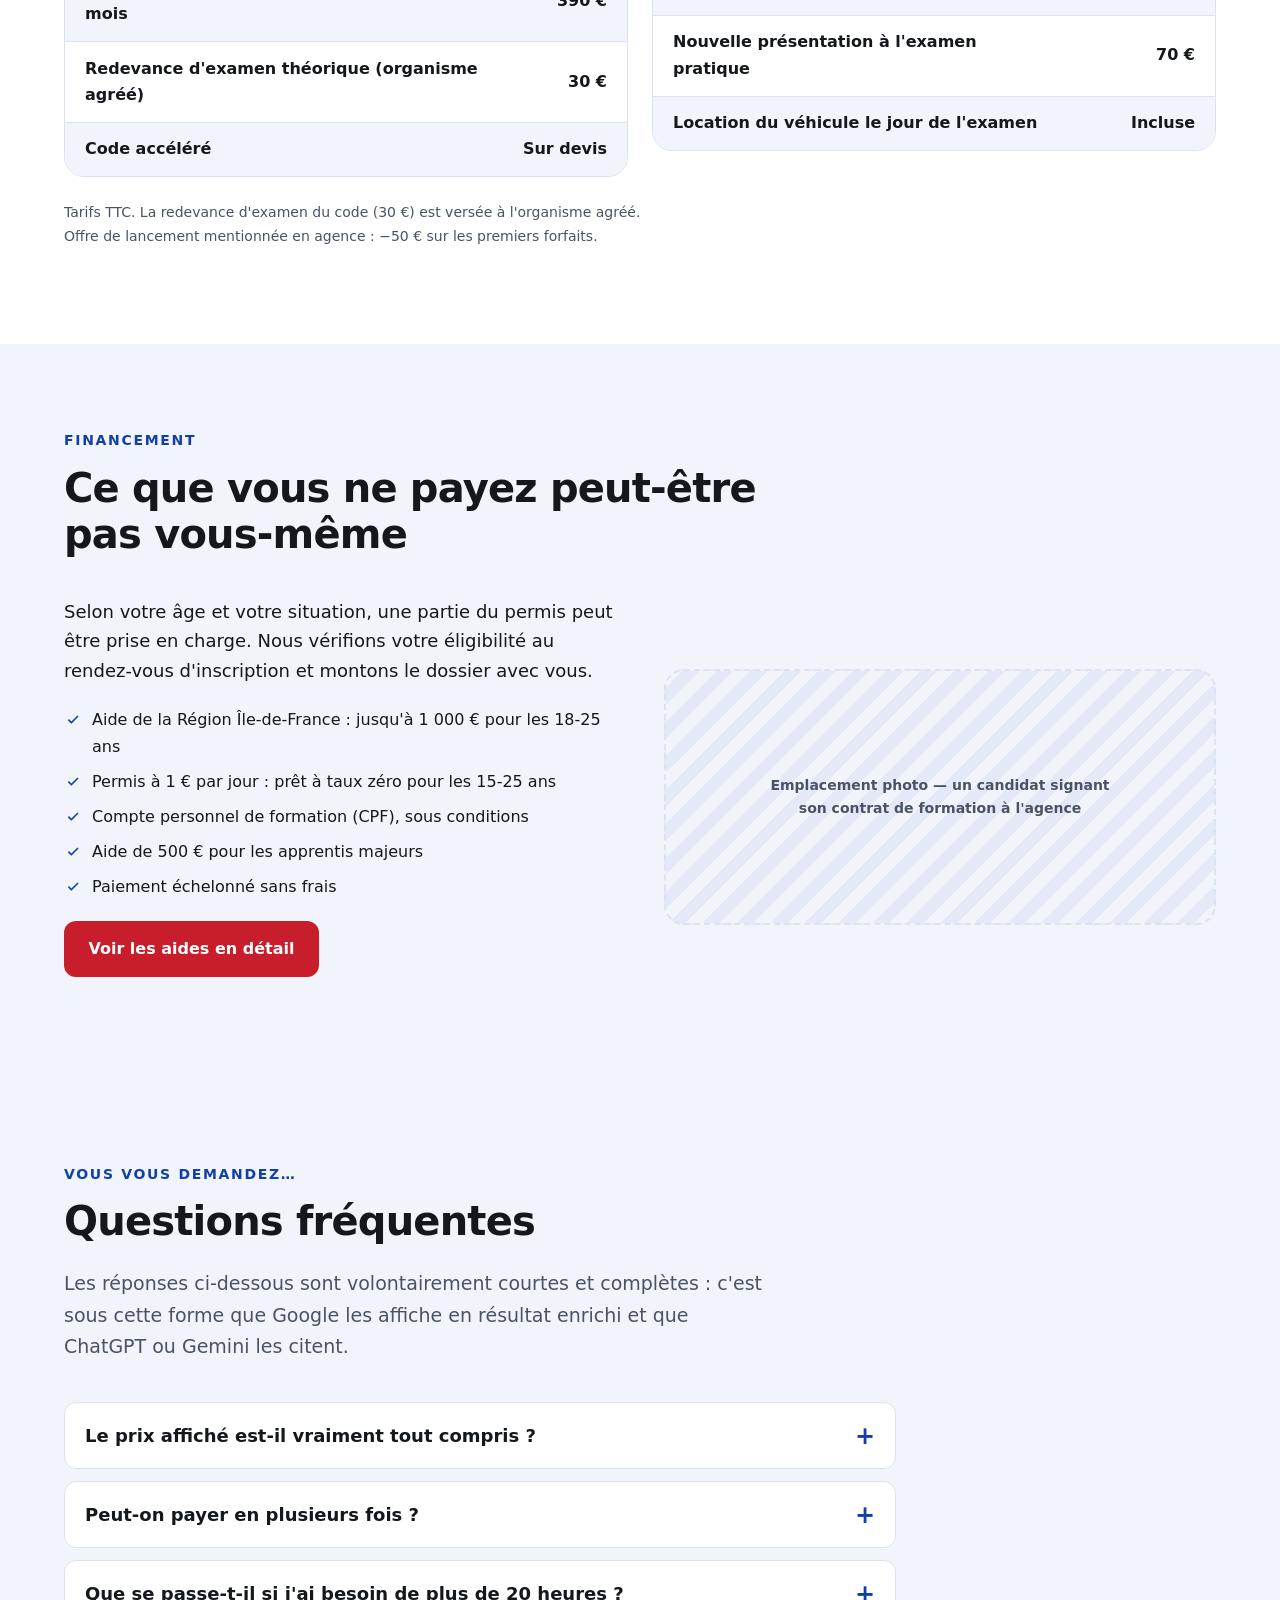
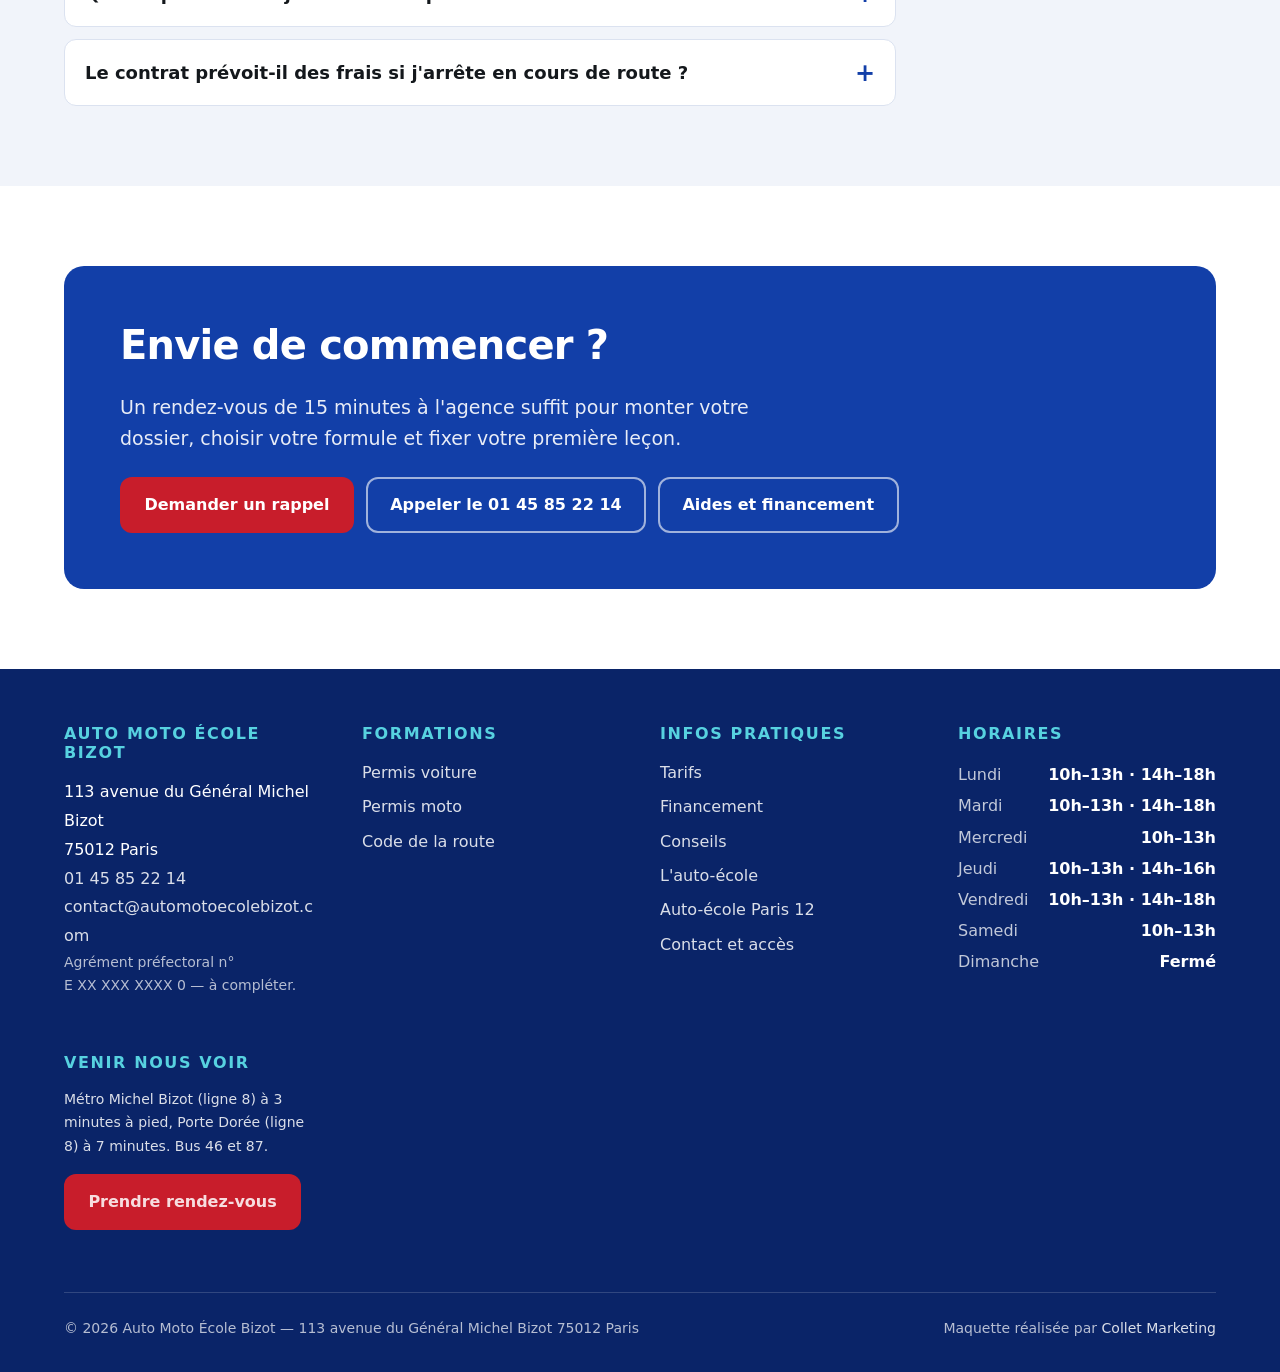
<file: tarifs.html>
<!DOCTYPE html>
<html lang="fr">
<head>
<meta charset="utf-8">
<meta name="viewport" content="width=device-width, initial-scale=1">
<title>Tarifs permis voiture et moto à Paris 12 | Auto Moto École Bizot</title>
<meta name="description" content="Grille tarifaire de l'auto-école Bizot à Paris 12 : permis B 20 h à 990 € tout inclus, moto A2 à 890 €, code, heures supplémentaires et frais administratifs affichés.">
<link rel="canonical" href="https://www.automotoecolebizot.com/tarifs.html">
<meta name="theme-color" content="#123fa8">
<meta property="og:type" content="website">
<meta property="og:locale" content="fr_FR">
<meta property="og:site_name" content="Auto Moto École Bizot">
<meta property="og:title" content="Tarifs permis voiture et moto à Paris 12 | Auto Moto École Bizot">
<meta property="og:description" content="Grille tarifaire de l'auto-école Bizot à Paris 12 : permis B 20 h à 990 € tout inclus, moto A2 à 890 €, code, heures supplémentaires et frais administratifs affichés.">
<meta property="og:url" content="https://www.automotoecolebizot.com/tarifs.html">
<meta name="twitter:card" content="summary_large_image">
<link rel="stylesheet" href="assets/css/bizot.css?v=4ac0fec944">
<script type="application/ld+json">{"@context":"https://schema.org","@type":["DrivingSchool","LocalBusiness"],"@id":"https://www.automotoecolebizot.com/#etablissement","name":"Auto Moto École Bizot","legalName":"AUTO MOTO ECOLE BIZOT","url":"https://www.automotoecolebizot.com/","telephone":"+33145852214","email":"contact@automotoecolebizot.com","image":"https://www.automotoecolebizot.com/assets/img/devanture.jpg","priceRange":"€€","currenciesAccepted":"EUR","address":{"@type":"PostalAddress","streetAddress":"113 avenue du Général Michel Bizot","postalCode":"75012","addressLocality":"Paris","addressRegion":"Île-de-France","addressCountry":"FR"},"geo":{"@type":"GeoCoordinates","latitude":"48.8368","longitude":"2.4048"},"openingHoursSpecification":[{"@type":"OpeningHoursSpecification","dayOfWeek":["Monday","Tuesday","Friday"],"opens":"10:00","closes":"13:00"},{"@type":"OpeningHoursSpecification","dayOfWeek":["Monday","Tuesday","Friday"],"opens":"14:00","closes":"18:00"},{"@type":"OpeningHoursSpecification","dayOfWeek":["Wednesday","Saturday"],"opens":"10:00","closes":"13:00"},{"@type":"OpeningHoursSpecification","dayOfWeek":"Thursday","opens":"10:00","closes":"13:00"},{"@type":"OpeningHoursSpecification","dayOfWeek":"Thursday","opens":"14:00","closes":"16:00"}],"areaServed":[{"@type":"City","name":"Paris 12e"},{"@type":"City","name":"Saint-Mandé"},{"@type":"City","name":"Charenton-le-Pont"},{"@type":"City","name":"Vincennes"}],"hasOfferCatalog":{"@type":"OfferCatalog","name":"Formations au permis de conduire","itemListElement":[{"@type":"Offer","name":"Permis B — forfait 20 h boîte manuelle","price":"990","priceCurrency":"EUR"},{"@type":"Offer","name":"Permis B — forfait 20 h boîte automatique","price":"990","priceCurrency":"EUR"},{"@type":"Offer","name":"Permis A2 — forfait 20 h moto","price":"890","priceCurrency":"EUR"}]},"publicAccess":true,"sameAs":["https://www.instagram.com/"]}</script>
<script type="application/ld+json">{"@context":"https://schema.org","@type":"FAQPage","mainEntity":[{"@type":"Question","name":"Le prix affiché est-il vraiment tout compris ?","acceptedAnswer":{"@type":"Answer","text":"Le forfait comprend l'évaluation de départ, les heures de conduite annoncées, l'accès au code en ligne, les frais de dossier et la présentation à l'examen. Restent à votre charge les éventuelles heures supplémentaires, la redevance d'examen du code de 30 € et une nouvelle présentation en cas d'échec à la conduite."}},{"@type":"Question","name":"Peut-on payer en plusieurs fois ?","acceptedAnswer":{"@type":"Answer","text":"Oui. Le règlement peut être échelonné sans frais sur la durée de la formation ; les modalités sont écrites dans le contrat remis à l'inscription."}},{"@type":"Question","name":"Que se passe-t-il si j'ai besoin de plus de 20 heures ?","acceptedAnswer":{"@type":"Answer","text":"Les heures supplémentaires sont facturées à l'unité, au tarif affiché, sans majoration. Votre moniteur vous prévient au moins deux leçons à l'avance quand il estime qu'il faudra prolonger, afin que vous puissiez anticiper le budget."}},{"@type":"Question","name":"Le contrat prévoit-il des frais si j'arrête en cours de route ?","acceptedAnswer":{"@type":"Answer","text":"En cas d'arrêt, seules les prestations réalisées sont dues, et le solde vous est restitué. Les conditions figurent en toutes lettres dans le contrat de formation."}}]}</script>
<script type="application/ld+json">{"@context":"https://schema.org","@type":"BreadcrumbList","itemListElement":[{"@type":"ListItem","position":1,"name":"Accueil","item":"https://www.automotoecolebizot.com/index.html"},{"@type":"ListItem","position":2,"name":"Tarifs"}]}</script>
</head>
<body>
<a class="saut-navigation" href="#contenu">Aller au contenu</a>
<div class="bandeau-maquette">Maquette de démonstration réalisée par <strong>Collet Marketing</strong> pour Auto Moto École Bizot — contenus, tarifs et photographies à valider avant mise en ligne.</div>
<header class="entete">
  <div class="conteneur entete__barre">
    <a class="logo" href="index.html">
      <span class="logo__lockup" aria-hidden="true"><svg class="logo__vehicule" viewBox="0 0 24 24" aria-hidden="true" focusable="false"><path d="M5 11l1.5-4.3A2 2 0 0 1 8.4 5h7.2a2 2 0 0 1 1.9 1.7L19 11h1a1 1 0 0 1 1 1v4a1 1 0 0 1-1 1h-1v1a1 1 0 0 1-1 1h-1a1 1 0 0 1-1-1v-1H8v1a1 1 0 0 1-1 1H6a1 1 0 0 1-1-1v-1H4a1 1 0 0 1-1-1v-4a1 1 0 0 1 1-1zm2.2 0h9.6l-1.1-3.4a.6.6 0 0 0-.5-.4H8.8a.6.6 0 0 0-.5.4zM7 13.2a1.3 1.3 0 1 0 0 2.6 1.3 1.3 0 0 0 0-2.6zm10 0a1.3 1.3 0 1 0 0 2.6 1.3 1.3 0 0 0 0-2.6z"/></svg><span class="logo__mot">AUT<i class="logo__o"></i>M<i class="logo__o"></i>T<i class="logo__o"></i></span><svg class="logo__vehicule" viewBox="0 0 24 24" aria-hidden="true" focusable="false"><path d="M5.5 13a3.5 3.5 0 1 0 0 7 3.5 3.5 0 0 0 0-7zm13 0a3.5 3.5 0 1 0 0 7 3.5 3.5 0 0 0 0-7zm-13 2a1.5 1.5 0 1 1 0 3 1.5 1.5 0 0 1 0-3zm13 0a1.5 1.5 0 1 1 0 3 1.5 1.5 0 0 1 0-3zM14 5h4v2h-2.6l1.3 2.4A5.5 5.5 0 0 1 18.5 12h-2a3.5 3.5 0 0 0-.8-1.6L14.4 12H9.9a5.5 5.5 0 0 0-4.4-2H3V8h2.5a7.5 7.5 0 0 1 5.6 2.5h2.1l-2-3.7A1.5 1.5 0 0 1 14 5z"/></svg></span><span class="logo__sous" aria-hidden="true">ÉCOLE · BIZOT<span class="logo__ville"> · PARIS 12<sup>e</sup></span></span>
      <span class="visuellement-cache">Auto Moto École Bizot — accueil</span>
    </a>
    <nav class="nav" aria-label="Navigation principale">
      <ul class="nav__liste"><li class="nav__groupe" data-groupe><button class="nav__lien nav__declencheur" type="button" data-groupe-bouton aria-expanded="false" aria-controls="menu-formations">Formations<svg class="nav__chevron" viewBox="0 0 24 24" aria-hidden="true" focusable="false"><path d="M12 15.4 5.6 9l1.4-1.4 5 5 5-5L18.4 9z"/></svg></button><ul class="nav__sous" id="menu-formations"><li><a class="nav__sous-lien" href="permis-voiture.html">Permis voiture</a></li><li><a class="nav__sous-lien" href="permis-moto.html">Permis moto</a></li><li><a class="nav__sous-lien" href="code-de-la-route.html">Code de la route</a></li></ul></li><li><a class="nav__lien" href="tarifs.html" aria-current="page">Tarifs</a></li><li><a class="nav__lien" href="financement.html">Financement</a></li><li><a class="nav__lien" href="blog.html">Conseils</a></li><li><a class="nav__lien" href="a-propos.html">L'auto-école</a></li></ul>
    </nav>
    <div class="entete__actions">
      <a class="tel-entete" href="tel:+33145852214"><svg viewBox="0 0 24 24" aria-hidden="true" focusable="false"><path d="M6.6 10.8a15.1 15.1 0 0 0 6.6 6.6l2.2-2.2a1 1 0 0 1 1-.24 11.4 11.4 0 0 0 3.6.58 1 1 0 0 1 1 1V20a1 1 0 0 1-1 1A17 17 0 0 1 3 4a1 1 0 0 1 1-1h3.5a1 1 0 0 1 1 1 11.4 11.4 0 0 0 .58 3.6 1 1 0 0 1-.25 1z"/></svg><span class="tel-entete__texte">01 45 85 22 14</span></a>
      <a class="bouton bouton--principal entete__cta" href="contact.html">S'inscrire</a>
      <button class="bouton-menu" type="button" data-tiroir-ouvrir aria-label="Menu"
              aria-expanded="false" aria-controls="tiroir"><svg class="bouton-menu__icone" viewBox="0 0 24 24" aria-hidden="true" focusable="false"><path d="M3 6h18v2H3zm0 5h18v2H3zm0 5h18v2H3z"/></svg><span
              class="bouton-menu__texte">Menu</span></button>
    </div>
  </div>
</header>

<div class="voile" data-voile></div>
<div class="tiroir" id="tiroir" data-tiroir role="dialog" aria-modal="true" aria-label="Menu">
  <div class="tiroir__entete">
    <span class="tiroir__titre">Menu</span>
    <button class="tiroir__fermer" type="button" data-tiroir-fermer aria-label="Fermer le menu"><svg viewBox="0 0 24 24" aria-hidden="true" focusable="false"><path d="m12 10.6 5.3-5.3 1.4 1.4-5.3 5.3 5.3 5.3-1.4 1.4-5.3-5.3-5.3 5.3-1.4-1.4 5.3-5.3-5.3-5.3 1.4-1.4z"/></svg></button>
  </div>
  <nav class="tiroir__corps" aria-label="Navigation du menu">
    <p class="tiroir__section" id="tiroir-formations">Formations</p>
    <ul class="tiroir__liste" aria-labelledby="tiroir-formations"><li><a class="tiroir__lien" href="permis-voiture.html">Permis voiture</a></li><li><a class="tiroir__lien" href="permis-moto.html">Permis moto</a></li><li><a class="tiroir__lien" href="code-de-la-route.html">Code de la route</a></li></ul>
    <p class="tiroir__section" id="tiroir-infos">Infos pratiques</p>
    <ul class="tiroir__liste" aria-labelledby="tiroir-infos"><li><a class="tiroir__lien" href="tarifs.html" aria-current="page">Tarifs</a></li><li><a class="tiroir__lien" href="financement.html">Financement</a></li><li><a class="tiroir__lien" href="blog.html">Conseils</a></li><li><a class="tiroir__lien" href="a-propos.html">L'auto-école</a></li><li><a class="tiroir__lien" href="auto-ecole-paris-12.html">Auto-école Paris 12</a></li><li><a class="tiroir__lien" href="contact.html">Contact et accès</a></li></ul>
  </nav>
  <div class="tiroir__pied">
    <a class="tiroir__tel" href="tel:+33145852214"><svg viewBox="0 0 24 24" aria-hidden="true" focusable="false"><path d="M6.6 10.8a15.1 15.1 0 0 0 6.6 6.6l2.2-2.2a1 1 0 0 1 1-.24 11.4 11.4 0 0 0 3.6.58 1 1 0 0 1 1 1V20a1 1 0 0 1-1 1A17 17 0 0 1 3 4a1 1 0 0 1 1-1h3.5a1 1 0 0 1 1 1 11.4 11.4 0 0 0 .58 3.6 1 1 0 0 1-.25 1z"/></svg>01 45 85 22 14</a>
    <p class="tiroir__horaire">Ouvert du lundi au samedi</p>
    <a class="bouton bouton--principal bouton--large" href="contact.html">S'inscrire</a>
  </div>
</div>
<main id="contenu">
<div class="conteneur fil-ariane"><nav aria-label="Fil d'Ariane"><ol><li><a href="index.html">Accueil</a></li><li aria-current="page">Tarifs</li></ol></nav></div>

<section class="heros sur-fond-sombre" style="padding-block:3.5rem 3rem">
  <div class="conteneur">
    <span class="surtitre">Tarifs</span>
    <h1>Tarifs du permis à Paris 12 — affichés, sans surprise</h1>
    <p class="heros__accroche">Un forfait de départ au prix juste, un tarif horaire clair pour les heures supplémentaires, et aucun frais caché ajouté en cours de route.</p>
      <div class="boutons" style="margin-top:1.75rem">
        <a class="bouton bouton--principal" href="contact.html">Demander un rappel</a>
        <a class="bouton bouton--secondaire" href="tel:+33145852214">Appeler le 01 45 85 22 14</a>
      </div>
  </div>
</section>
<section class="section">
  <div class="conteneur">
    
  <div class="encadre" style="margin-top:0">
    <p><strong>Maquette&nbsp;:</strong> les montants ci-dessous reprennent les informations
    publiques disponibles en ligne et des ordres de grandeur du marché parisien. Ils doivent
    être remplacés par la grille tarifaire officielle de l'auto-école avant mise en ligne —
    l'affichage des prix est une obligation légale et une des premières choses que les
    candidats comparent.</p>
  </div>
    <div class="grille grille--2" style="align-items:start">
      <div class="tableau-enveloppe">
  <table class="tarifs">
    <caption>Permis voiture (B)</caption>
    <thead><tr><th scope="col">Prestation</th><th scope="col">Tarif</th></tr></thead>
    <tbody><tr><th scope="row">Forfait 20 h — boîte manuelle</th><td>990 €</td></tr><tr><th scope="row">Forfait 20 h — boîte automatique</th><td>990 €</td></tr><tr><th scope="row">Forfait conduite accompagnée (AAC)</th><td>1 090 €</td></tr><tr><th scope="row">Heure de conduite supplémentaire</th><td>55 €</td></tr><tr><th scope="row">Passerelle boîte auto → boîte manuelle (7 h)</th><td>390 €</td></tr><tr><th scope="row">Évaluation de départ</th><td>Offerte</td></tr></tbody>
  </table>
</div>
      <div class="tableau-enveloppe">
  <table class="tarifs">
    <caption>Permis moto (A1, A2)</caption>
    <thead><tr><th scope="col">Prestation</th><th scope="col">Tarif</th></tr></thead>
    <tbody><tr><th scope="row">Forfait A2 — 20 h</th><td>890 €</td></tr><tr><th scope="row">Forfait A1 — 20 h</th><td>890 €</td></tr><tr><th scope="row">Formation 125 cm³ (7 h)</th><td>330 €</td></tr><tr><th scope="row">Passerelle A2 → A (7 h)</th><td>330 €</td></tr><tr><th scope="row">Heure de conduite moto supplémentaire</th><td>65 €</td></tr><tr><th scope="row">Stage de perfectionnement</th><td>Sur devis</td></tr></tbody>
  </table>
</div>
    </div>
    <div class="grille grille--2" style="align-items:start;margin-top:1.5rem">
      <div class="tableau-enveloppe">
  <table class="tarifs">
    <caption>Code de la route</caption>
    <thead><tr><th scope="col">Prestation</th><th scope="col">Tarif</th></tr></thead>
    <tbody><tr><th scope="row">Code inclus dans un forfait permis</th><td>Inclus</td></tr><tr><th scope="row">Forfait code seul — salle et en ligne, 12 mois</th><td>390 €</td></tr><tr><th scope="row">Redevance d'examen théorique (organisme agréé)</th><td>30 €</td></tr><tr><th scope="row">Code accéléré</th><td>Sur devis</td></tr></tbody>
  </table>
</div>
      <div class="tableau-enveloppe">
  <table class="tarifs">
    <caption>Frais administratifs</caption>
    <thead><tr><th scope="col">Prestation</th><th scope="col">Tarif</th></tr></thead>
    <tbody><tr><th scope="row">Frais de dossier et gestion ANTS</th><td>Inclus</td></tr><tr><th scope="row">Présentation à l'examen pratique</th><td>1re incluse</td></tr><tr><th scope="row">Nouvelle présentation à l'examen pratique</th><td>70 €</td></tr><tr><th scope="row">Location du véhicule le jour de l'examen</th><td>Incluse</td></tr></tbody>
  </table>
</div>
    </div>
    <p class="mention" style="margin-top:1.5rem">Tarifs TTC. La redevance d'examen du code
    (30 €) est versée à l'organisme agréé. Offre de lancement mentionnée en agence&nbsp;:
    −50 € sur les premiers forfaits.</p>
  </div>
</section>
<section class="section section--claire">
  <div class="conteneur">
    <div class="section__intro">
      <span class="surtitre">Financement</span>
      <h2>Ce que vous ne payez peut-être pas vous-même</h2>
    </div>
    
    <div class="grille grille--texte-media">
      <div>
        <p>Selon votre âge et votre situation, une partie du permis peut être prise en charge.
        Nous vérifions votre éligibilité au rendez-vous d'inscription et montons le dossier
        avec vous.</p>
        <ul class="liste-cochee">
          <li><svg viewBox="0 0 24 24" aria-hidden="true" focusable="false"><path d="M9.6 16.6 5 12l1.4-1.4 3.2 3.2 8-8L19 7.2z"/></svg><span>Aide de la Région Île-de-France : jusqu'à 1 000 € pour les 18-25 ans</span></li>
          <li><svg viewBox="0 0 24 24" aria-hidden="true" focusable="false"><path d="M9.6 16.6 5 12l1.4-1.4 3.2 3.2 8-8L19 7.2z"/></svg><span>Permis à 1 € par jour : prêt à taux zéro pour les 15-25 ans</span></li>
          <li><svg viewBox="0 0 24 24" aria-hidden="true" focusable="false"><path d="M9.6 16.6 5 12l1.4-1.4 3.2 3.2 8-8L19 7.2z"/></svg><span>Compte personnel de formation (CPF), sous conditions</span></li>
          <li><svg viewBox="0 0 24 24" aria-hidden="true" focusable="false"><path d="M9.6 16.6 5 12l1.4-1.4 3.2 3.2 8-8L19 7.2z"/></svg><span>Aide de 500 € pour les apprentis majeurs</span></li>
          <li><svg viewBox="0 0 24 24" aria-hidden="true" focusable="false"><path d="M9.6 16.6 5 12l1.4-1.4 3.2 3.2 8-8L19 7.2z"/></svg><span>Paiement échelonné sans frais</span></li>
        </ul>
        <p><a class="bouton bouton--principal" href="financement.html">Voir les aides en détail</a></p>
      </div>
      <div class="photo" role="img" aria-label="un candidat signant son contrat de formation à l'agence"><span>Emplacement photo — un candidat signant son contrat de formation à l'agence</span></div>
    </div>
  </div>
</section>
<section class="section section--claire">
  <div class="conteneur">
    <div class="section__intro">
      <span class="surtitre">Vous vous demandez…</span>
      <h2>Questions fréquentes</h2>
      <p>Les réponses ci-dessous sont volontairement courtes et complètes : c'est sous cette
      forme que Google les affiche en résultat enrichi et que ChatGPT ou Gemini les citent.</p>
    </div>
    <div class="faq"><details><summary>Le prix affiché est-il vraiment tout compris ?</summary><div><p>Le forfait comprend l'évaluation de départ, les heures de conduite annoncées, l'accès au code en ligne, les frais de dossier et la présentation à l'examen. Restent à votre charge les éventuelles heures supplémentaires, la redevance d'examen du code de 30 € et une nouvelle présentation en cas d'échec à la conduite.</p></div></details><details><summary>Peut-on payer en plusieurs fois ?</summary><div><p>Oui. Le règlement peut être échelonné sans frais sur la durée de la formation ; les modalités sont écrites dans le contrat remis à l'inscription.</p></div></details><details><summary>Que se passe-t-il si j'ai besoin de plus de 20 heures ?</summary><div><p>Les heures supplémentaires sont facturées à l'unité, au tarif affiché, sans majoration. Votre moniteur vous prévient au moins deux leçons à l'avance quand il estime qu'il faudra prolonger, afin que vous puissiez anticiper le budget.</p></div></details><details><summary>Le contrat prévoit-il des frais si j'arrête en cours de route ?</summary><div><p>En cas d'arrêt, seules les prestations réalisées sont dues, et le solde vous est restitué. Les conditions figurent en toutes lettres dans le contrat de formation.</p></div></details></div>
  </div>
</section>
<section class="section">
  <div class="conteneur">
    <div class="appel">
      <h2>Envie de commencer&nbsp;?</h2>
      <p>Un rendez-vous de 15 minutes à l'agence suffit pour monter votre dossier, choisir votre formule et fixer votre première leçon.</p>
      <div class="boutons">
        <a class="bouton bouton--principal" href="contact.html">Demander un rappel</a>
        <a class="bouton bouton--secondaire" href="tel:+33145852214">Appeler le 01 45 85 22 14</a>
        <a class="bouton bouton--secondaire" href="financement.html">Aides et financement</a>
      </div>
    </div>
  </div>
</section>
</main>

<footer class="pied">
  <div class="conteneur">
    <div class="pied__grille">
      <div>
        <h2>Auto Moto École Bizot</h2>
        <address>
          113 avenue du Général Michel Bizot<br>75012 Paris<br>
          <a href="tel:+33145852214">01 45 85 22 14</a><br>
          <a href="mailto:contact@automotoecolebizot.com">contact@automotoecolebizot.com</a>
        </address>
        <p class="mention" style="color:rgba(255,255,255,.7)">
          Agrément préfectoral n° E&nbsp;XX&nbsp;XXX&nbsp;XXXX&nbsp;0 — à compléter.
        </p>
      </div>
      <div>
        <h2>Formations</h2>
        <ul><li><a href="permis-voiture.html">Permis voiture</a></li><li><a href="permis-moto.html">Permis moto</a></li><li><a href="code-de-la-route.html">Code de la route</a></li></ul>
      </div>
      <div>
        <h2>Infos pratiques</h2>
        <ul><li><a href="tarifs.html">Tarifs</a></li><li><a href="financement.html">Financement</a></li><li><a href="blog.html">Conseils</a></li><li><a href="a-propos.html">L'auto-école</a></li><li><a href="auto-ecole-paris-12.html">Auto-école Paris 12</a></li><li><a href="contact.html">Contact et accès</a></li></ul>
      </div>
      <div>
        <h2>Horaires</h2>
        <dl class="pied__horaires"><div><dt>Lundi</dt><dd>10h–13h · 14h–18h</dd></div><div><dt>Mardi</dt><dd>10h–13h · 14h–18h</dd></div><div><dt>Mercredi</dt><dd>10h–13h</dd></div><div><dt>Jeudi</dt><dd>10h–13h · 14h–16h</dd></div><div><dt>Vendredi</dt><dd>10h–13h · 14h–18h</dd></div><div><dt>Samedi</dt><dd>10h–13h</dd></div><div><dt>Dimanche</dt><dd>Fermé</dd></div></dl>
      </div>
      <div>
        <h2>Venir nous voir</h2>
        <p class="mention" style="color:rgba(255,255,255,.85);max-width:16rem">
          Métro Michel Bizot (ligne 8) à 3 minutes à pied, Porte Dorée (ligne 8) à 7 minutes.
          Bus 46 et 87.
        </p>
        <p><a class="bouton bouton--principal" href="contact.html">Prendre rendez-vous</a></p>
      </div>
    </div>
    <div class="pied__bas">
      <p class="sans-marge-bas">© 2026 Auto Moto École Bizot — 113 avenue du Général Michel Bizot 75012 Paris</p>
      <p class="sans-marge-bas">Maquette réalisée par <a href="https://colletmarketing.com">Collet Marketing</a></p>
    </div>
  </div>
</footer>

<!-- assistant:début -->
<div class="chat" data-chat data-prefixe="">
  <button class="chat__lanceur" type="button" data-chat-ouvrir
          aria-expanded="false" aria-controls="chat-panneau">
    <svg class="chat__icone" viewBox="0 0 24 24" aria-hidden="true" focusable="false"><path d="M12 3c-5 0-9 3.4-9 7.5 0 2.3 1.3 4.4 3.3 5.8V21l3.4-2a11 11 0 0 0 2.3.2c5 0 9-3.4 9-7.7S17 3 12 3zm-3.5 8.7a1.3 1.3 0 1 1 0-2.6 1.3 1.3 0 0 1 0 2.6zm3.5 0a1.3 1.3 0 1 1 0-2.6 1.3 1.3 0 0 1 0 2.6zm3.5 0a1.3 1.3 0 1 1 0-2.6 1.3 1.3 0 0 1 0 2.6z"/></svg><span class="chat__lanceur-texte">Une question&nbsp;?</span>
  </button>
  <section class="chat__panneau" id="chat-panneau" data-chat-panneau
           role="dialog" aria-labelledby="chat-titre">
    <header class="chat__entete">
      <div>
        <p class="chat__titre" id="chat-titre">Assistant Auto Moto École Bizot</p>
        <p class="chat__note">Réponses préparées par l'auto-école, sans IA</p>
      </div>
      <button class="chat__fermer" type="button" data-chat-fermer aria-label="Fermer la discussion"><svg viewBox="0 0 24 24" aria-hidden="true" focusable="false"><path d="m12 10.6 5.3-5.3 1.4 1.4-5.3 5.3 5.3 5.3-1.4 1.4-5.3-5.3-5.3 5.3-1.4-1.4 5.3-5.3-5.3-5.3 1.4-1.4z"/></svg></button>
    </header>
    <div class="chat__fil" data-chat-fil role="log" aria-live="polite" aria-label="Conversation"></div>
    <div class="chat__suggestions" data-chat-suggestions></div>
    <form class="chat__saisie" data-chat-form>
      <label class="visuellement-cache" for="chat-champ">Votre question</label>
      <input id="chat-champ" data-chat-champ type="text" autocomplete="off"
             placeholder="Écrivez votre question…">
      <button class="chat__envoyer" type="submit" aria-label="Envoyer la question"><svg viewBox="0 0 24 24" aria-hidden="true" focusable="false"><path d="M3.4 20.4 21 12 3.4 3.6 3.4 10l12.6 2-12.6 2z"/></svg></button>
    </form>
  </section>
</div>
<!-- assistant:fin -->
<script src="assets/js/site.js?v=e7a0ee19bc" defer></script>
<script src="assets/js/chat.js?v=925b62ed51" defer></script>
</body>
</html>
</file>
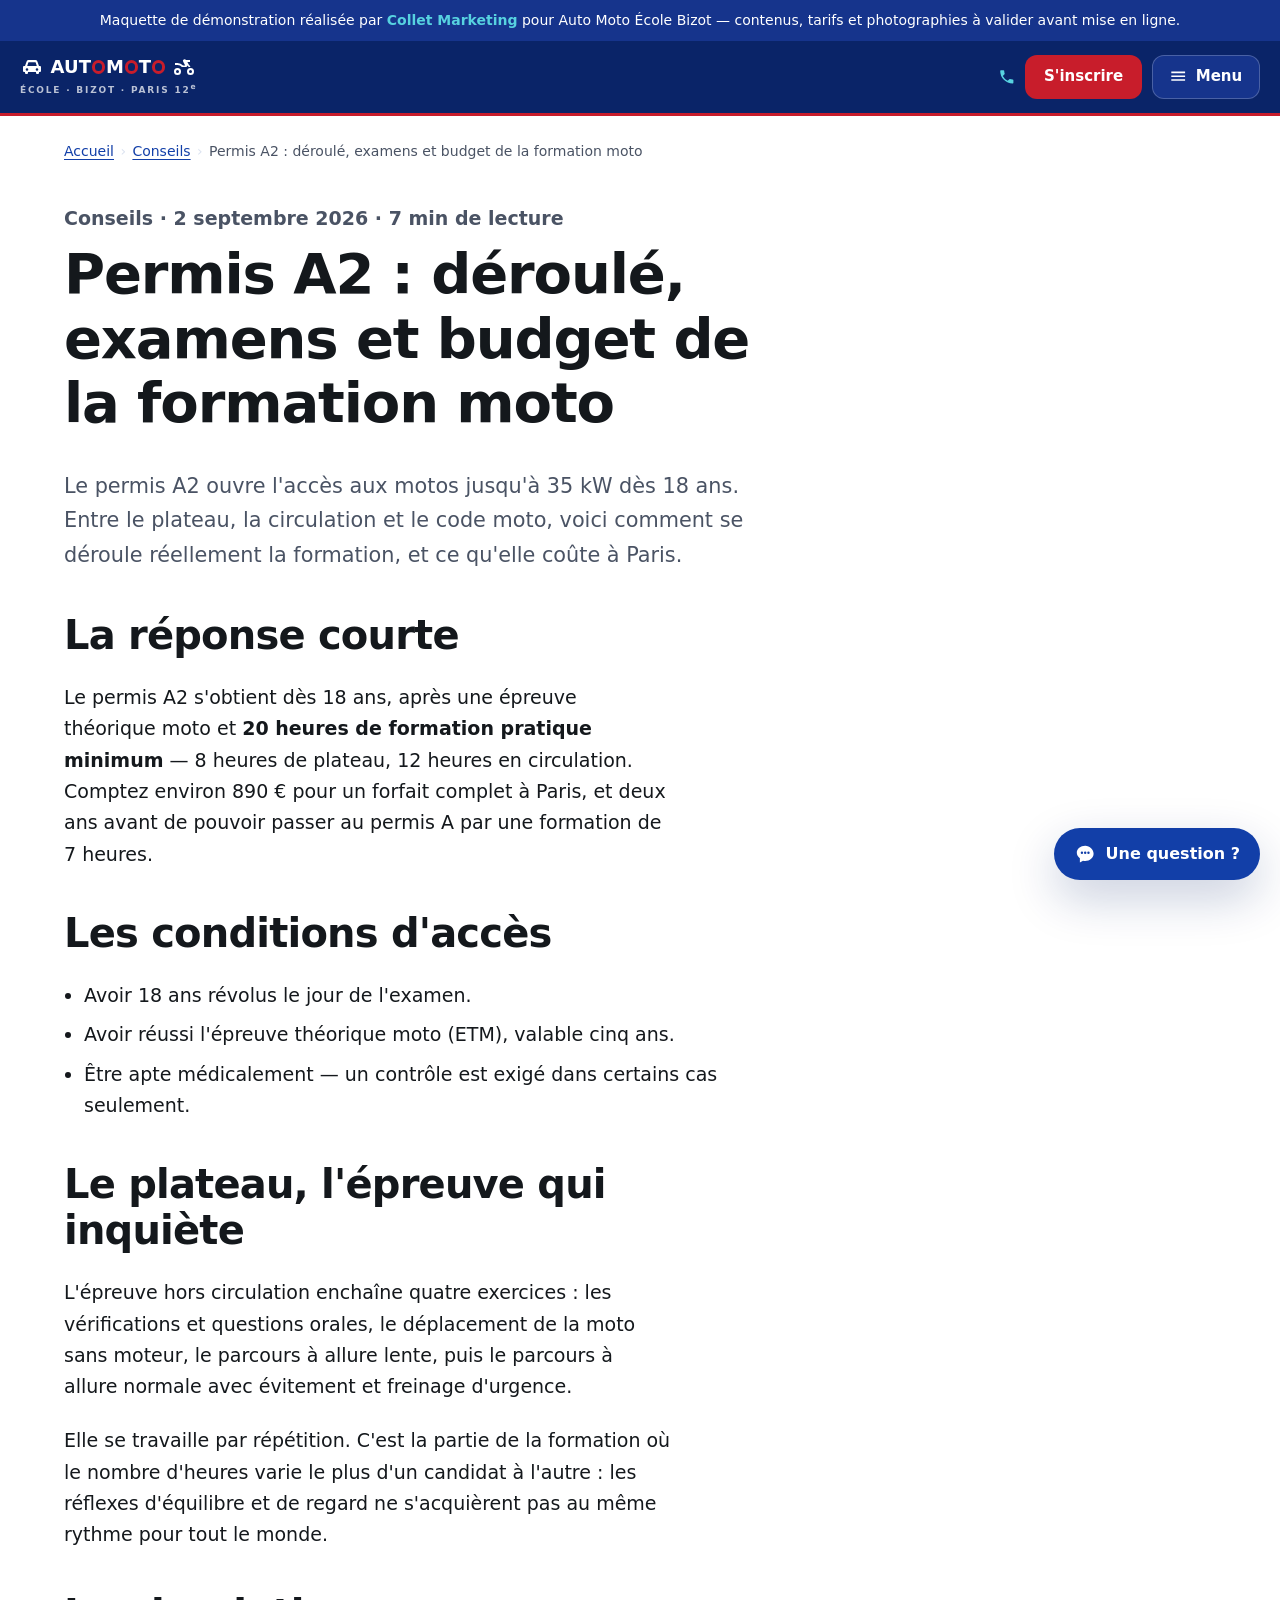
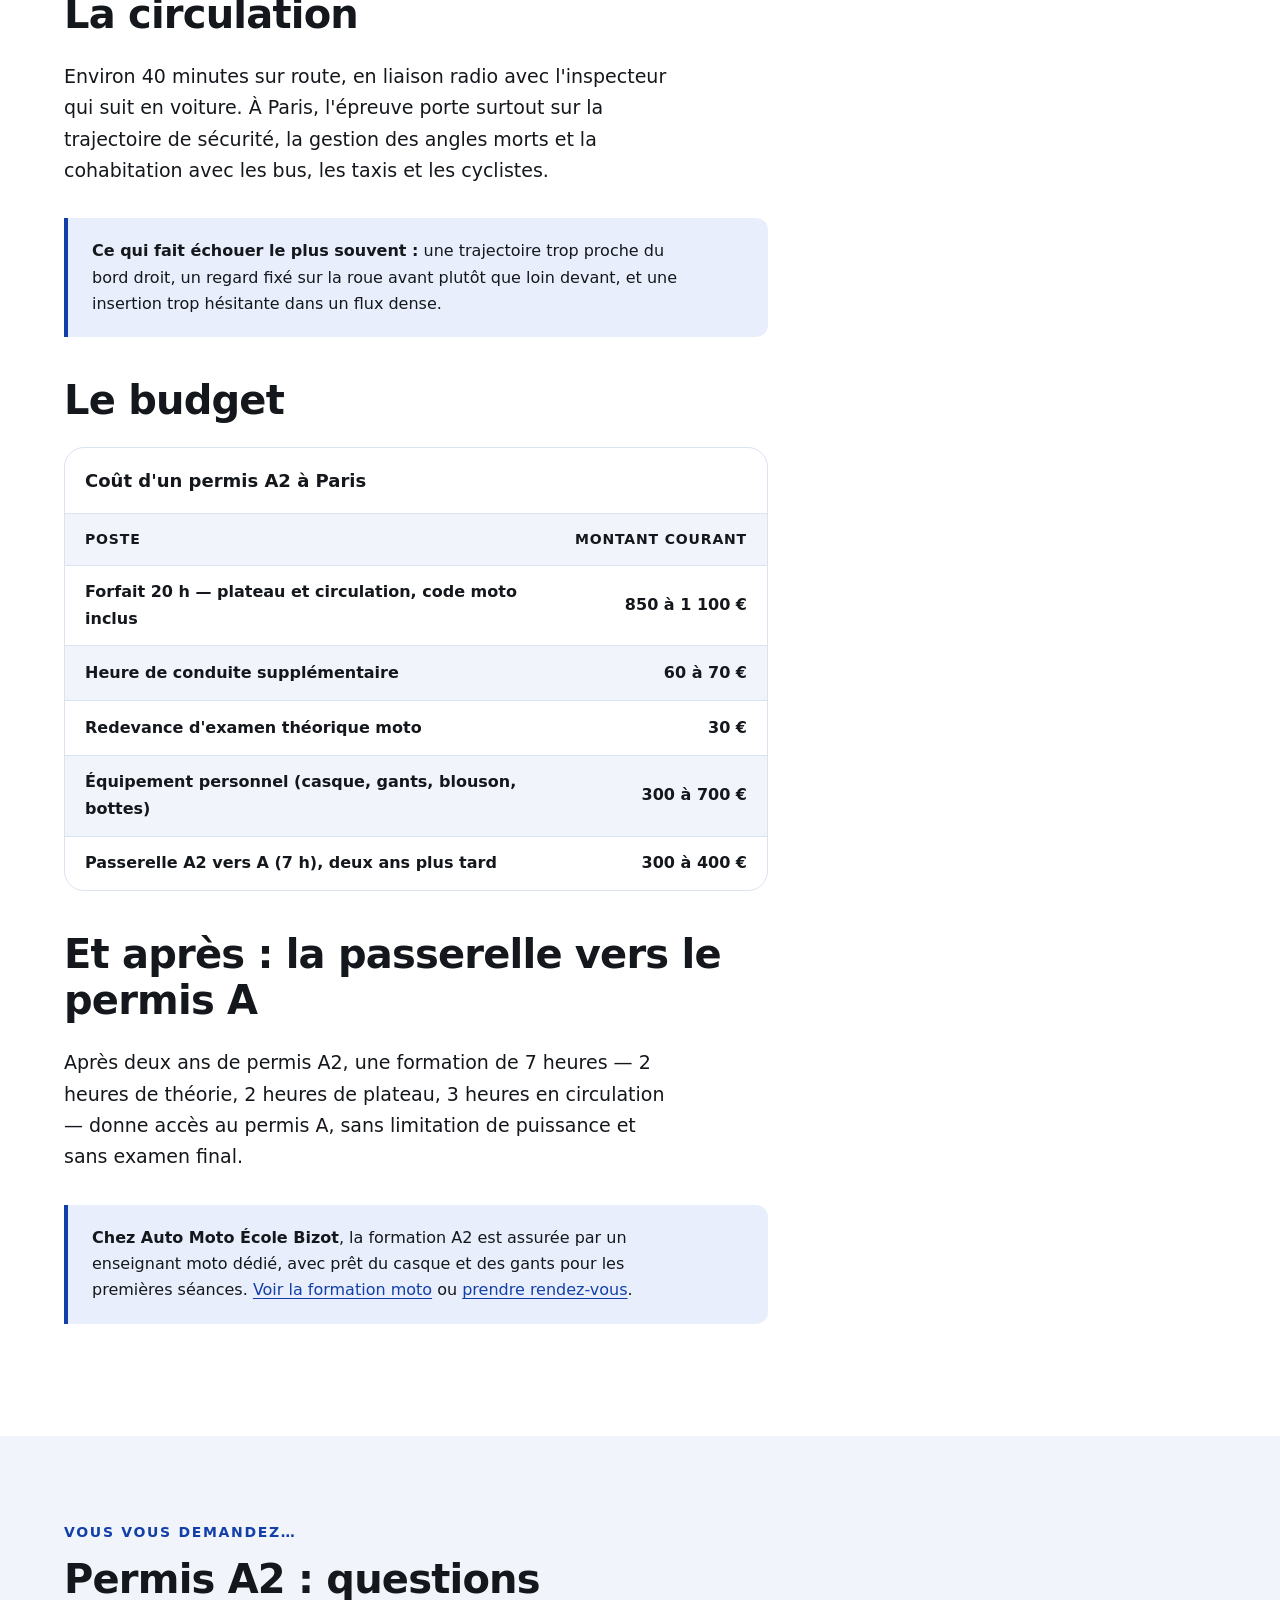
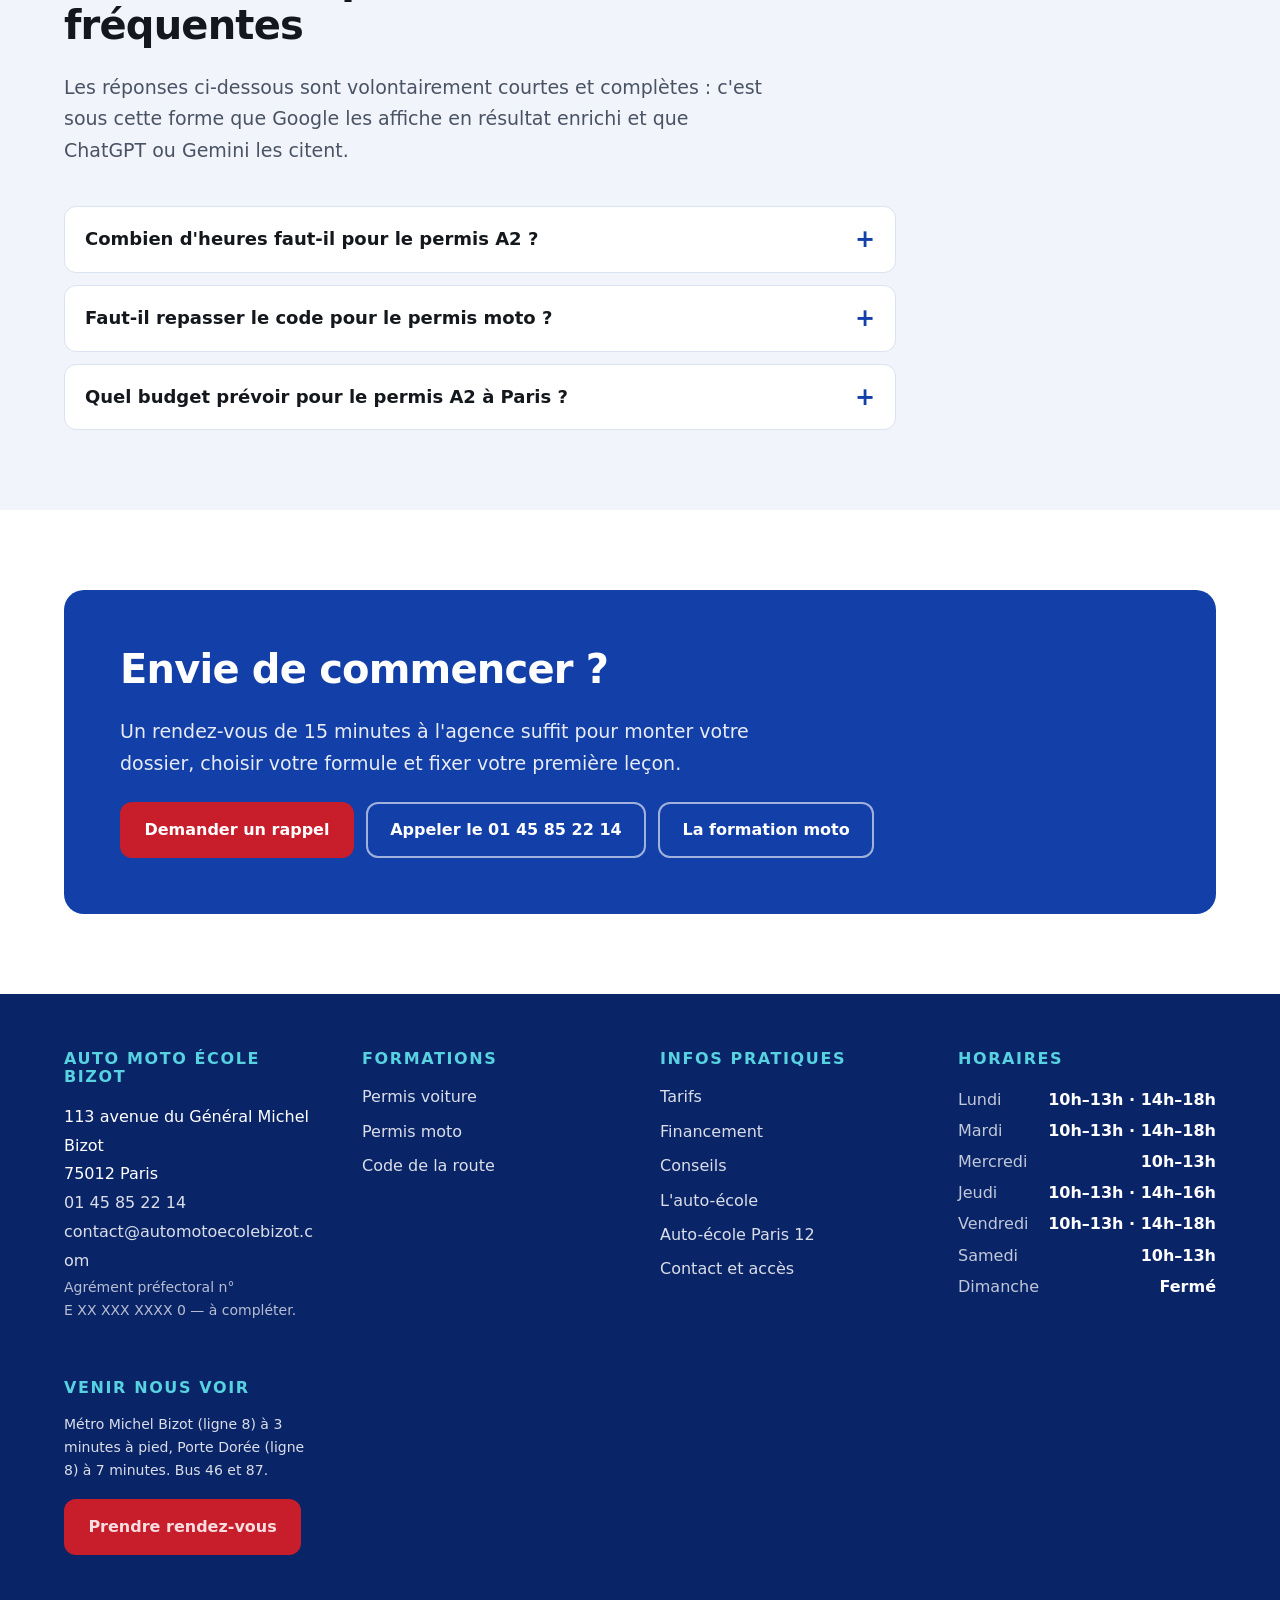
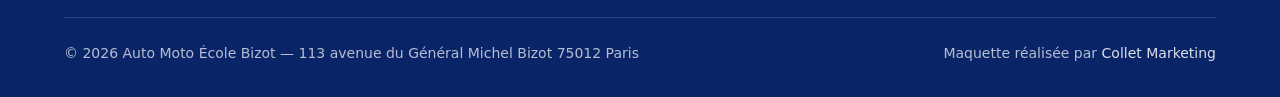
<file: blog/permis-a2-moto-paris.html>
<!DOCTYPE html>
<html lang="fr">
<head>
<meta charset="utf-8">
<meta name="viewport" content="width=device-width, initial-scale=1">
<title>Permis A2 à Paris — déroulé, examens et budget | AME Bizot</title>
<meta name="description" content="Permis moto A2 : conditions d'accès, plateau et circulation, nombre d'heures, coût et passerelle vers le permis A. Le guide complet pour les candidats parisiens.">
<link rel="canonical" href="https://www.automotoecolebizot.com/blog/permis-a2-moto-paris.html">
<meta name="theme-color" content="#123fa8">
<meta property="og:type" content="website">
<meta property="og:locale" content="fr_FR">
<meta property="og:site_name" content="Auto Moto École Bizot">
<meta property="og:title" content="Permis A2 à Paris — déroulé, examens et budget | AME Bizot">
<meta property="og:description" content="Permis moto A2 : conditions d'accès, plateau et circulation, nombre d'heures, coût et passerelle vers le permis A. Le guide complet pour les candidats parisiens.">
<meta property="og:url" content="https://www.automotoecolebizot.com/blog/permis-a2-moto-paris.html">
<meta name="twitter:card" content="summary_large_image">
<link rel="stylesheet" href="../assets/css/bizot.css?v=4ac0fec944">
<script type="application/ld+json">{"@context":"https://schema.org","@type":"Article","headline":"Permis A2 : déroulé, examens et budget de la formation moto","description":"Permis moto A2 : conditions d'accès, plateau et circulation, nombre d'heures, coût et passerelle vers le permis A. Le guide complet pour les candidats parisiens.","datePublished":"2026-09-02","dateModified":"2026-09-02","inLanguage":"fr-FR","author":{"@type":"Organization","name":"Auto Moto École Bizot","url":"https://www.automotoecolebizot.com/"},"publisher":{"@id":"https://www.automotoecolebizot.com/#etablissement"},"mainEntityOfPage":{"@type":"WebPage","@id":"https://www.automotoecolebizot.com/blog/permis-a2-moto-paris.html"}}</script>
<script type="application/ld+json">{"@context":"https://schema.org","@type":"FAQPage","mainEntity":[{"@type":"Question","name":"Combien d'heures faut-il pour le permis A2 ?","acceptedAnswer":{"@type":"Answer","text":"La formation pratique minimale est de 20 heures : 8 heures de plateau hors circulation et 12 heures en circulation. Beaucoup de candidats ajoutent quelques heures de plateau, l'épreuve de maniabilité étant la plus exigeante."}},{"@type":"Question","name":"Faut-il repasser le code pour le permis moto ?","acceptedAnswer":{"@type":"Answer","text":"Oui, sauf si vous avez obtenu une autre catégorie de permis depuis moins de cinq ans. L'épreuve théorique moto (ETM) est spécifique : elle porte sur l'équipement, la trajectoire de sécurité et la mécanique du deux-roues."}},{"@type":"Question","name":"Quel budget prévoir pour le permis A2 à Paris ?","acceptedAnswer":{"@type":"Answer","text":"Comptez environ 890 € pour un forfait de 20 heures tout inclus, auquel s'ajoutent les éventuelles heures supplémentaires — autour de 65 € — et l'équipement personnel."}}]}</script>
<script type="application/ld+json">{"@context":"https://schema.org","@type":"BreadcrumbList","itemListElement":[{"@type":"ListItem","position":1,"name":"Accueil","item":"https://www.automotoecolebizot.com/index.html"},{"@type":"ListItem","position":2,"name":"Conseils","item":"https://www.automotoecolebizot.com/blog.html"},{"@type":"ListItem","position":3,"name":"Permis A2 : déroulé, examens et budget de la formation moto"}]}</script>
</head>
<body>
<a class="saut-navigation" href="#contenu">Aller au contenu</a>
<div class="bandeau-maquette">Maquette de démonstration réalisée par <strong>Collet Marketing</strong> pour Auto Moto École Bizot — contenus, tarifs et photographies à valider avant mise en ligne.</div>
<header class="entete">
  <div class="conteneur entete__barre">
    <a class="logo" href="../index.html">
      <span class="logo__lockup" aria-hidden="true"><svg class="logo__vehicule" viewBox="0 0 24 24" aria-hidden="true" focusable="false"><path d="M5 11l1.5-4.3A2 2 0 0 1 8.4 5h7.2a2 2 0 0 1 1.9 1.7L19 11h1a1 1 0 0 1 1 1v4a1 1 0 0 1-1 1h-1v1a1 1 0 0 1-1 1h-1a1 1 0 0 1-1-1v-1H8v1a1 1 0 0 1-1 1H6a1 1 0 0 1-1-1v-1H4a1 1 0 0 1-1-1v-4a1 1 0 0 1 1-1zm2.2 0h9.6l-1.1-3.4a.6.6 0 0 0-.5-.4H8.8a.6.6 0 0 0-.5.4zM7 13.2a1.3 1.3 0 1 0 0 2.6 1.3 1.3 0 0 0 0-2.6zm10 0a1.3 1.3 0 1 0 0 2.6 1.3 1.3 0 0 0 0-2.6z"/></svg><span class="logo__mot">AUT<i class="logo__o"></i>M<i class="logo__o"></i>T<i class="logo__o"></i></span><svg class="logo__vehicule" viewBox="0 0 24 24" aria-hidden="true" focusable="false"><path d="M5.5 13a3.5 3.5 0 1 0 0 7 3.5 3.5 0 0 0 0-7zm13 0a3.5 3.5 0 1 0 0 7 3.5 3.5 0 0 0 0-7zm-13 2a1.5 1.5 0 1 1 0 3 1.5 1.5 0 0 1 0-3zm13 0a1.5 1.5 0 1 1 0 3 1.5 1.5 0 0 1 0-3zM14 5h4v2h-2.6l1.3 2.4A5.5 5.5 0 0 1 18.5 12h-2a3.5 3.5 0 0 0-.8-1.6L14.4 12H9.9a5.5 5.5 0 0 0-4.4-2H3V8h2.5a7.5 7.5 0 0 1 5.6 2.5h2.1l-2-3.7A1.5 1.5 0 0 1 14 5z"/></svg></span><span class="logo__sous" aria-hidden="true">ÉCOLE · BIZOT<span class="logo__ville"> · PARIS 12<sup>e</sup></span></span>
      <span class="visuellement-cache">Auto Moto École Bizot — accueil</span>
    </a>
    <nav class="nav" aria-label="Navigation principale">
      <ul class="nav__liste"><li class="nav__groupe" data-groupe><button class="nav__lien nav__declencheur" type="button" data-groupe-bouton aria-expanded="false" aria-controls="menu-formations">Formations<svg class="nav__chevron" viewBox="0 0 24 24" aria-hidden="true" focusable="false"><path d="M12 15.4 5.6 9l1.4-1.4 5 5 5-5L18.4 9z"/></svg></button><ul class="nav__sous" id="menu-formations"><li><a class="nav__sous-lien" href="../permis-voiture.html">Permis voiture</a></li><li><a class="nav__sous-lien" href="../permis-moto.html">Permis moto</a></li><li><a class="nav__sous-lien" href="../code-de-la-route.html">Code de la route</a></li></ul></li><li><a class="nav__lien" href="../tarifs.html">Tarifs</a></li><li><a class="nav__lien" href="../financement.html">Financement</a></li><li><a class="nav__lien" href="../blog.html" aria-current="page">Conseils</a></li><li><a class="nav__lien" href="../a-propos.html">L'auto-école</a></li></ul>
    </nav>
    <div class="entete__actions">
      <a class="tel-entete" href="tel:+33145852214"><svg viewBox="0 0 24 24" aria-hidden="true" focusable="false"><path d="M6.6 10.8a15.1 15.1 0 0 0 6.6 6.6l2.2-2.2a1 1 0 0 1 1-.24 11.4 11.4 0 0 0 3.6.58 1 1 0 0 1 1 1V20a1 1 0 0 1-1 1A17 17 0 0 1 3 4a1 1 0 0 1 1-1h3.5a1 1 0 0 1 1 1 11.4 11.4 0 0 0 .58 3.6 1 1 0 0 1-.25 1z"/></svg><span class="tel-entete__texte">01 45 85 22 14</span></a>
      <a class="bouton bouton--principal entete__cta" href="../contact.html">S'inscrire</a>
      <button class="bouton-menu" type="button" data-tiroir-ouvrir aria-label="Menu"
              aria-expanded="false" aria-controls="tiroir"><svg class="bouton-menu__icone" viewBox="0 0 24 24" aria-hidden="true" focusable="false"><path d="M3 6h18v2H3zm0 5h18v2H3zm0 5h18v2H3z"/></svg><span
              class="bouton-menu__texte">Menu</span></button>
    </div>
  </div>
</header>

<div class="voile" data-voile></div>
<div class="tiroir" id="tiroir" data-tiroir role="dialog" aria-modal="true" aria-label="Menu">
  <div class="tiroir__entete">
    <span class="tiroir__titre">Menu</span>
    <button class="tiroir__fermer" type="button" data-tiroir-fermer aria-label="Fermer le menu"><svg viewBox="0 0 24 24" aria-hidden="true" focusable="false"><path d="m12 10.6 5.3-5.3 1.4 1.4-5.3 5.3 5.3 5.3-1.4 1.4-5.3-5.3-5.3 5.3-1.4-1.4 5.3-5.3-5.3-5.3 1.4-1.4z"/></svg></button>
  </div>
  <nav class="tiroir__corps" aria-label="Navigation du menu">
    <p class="tiroir__section" id="tiroir-formations">Formations</p>
    <ul class="tiroir__liste" aria-labelledby="tiroir-formations"><li><a class="tiroir__lien" href="../permis-voiture.html">Permis voiture</a></li><li><a class="tiroir__lien" href="../permis-moto.html">Permis moto</a></li><li><a class="tiroir__lien" href="../code-de-la-route.html">Code de la route</a></li></ul>
    <p class="tiroir__section" id="tiroir-infos">Infos pratiques</p>
    <ul class="tiroir__liste" aria-labelledby="tiroir-infos"><li><a class="tiroir__lien" href="../tarifs.html">Tarifs</a></li><li><a class="tiroir__lien" href="../financement.html">Financement</a></li><li><a class="tiroir__lien" href="../blog.html" aria-current="page">Conseils</a></li><li><a class="tiroir__lien" href="../a-propos.html">L'auto-école</a></li><li><a class="tiroir__lien" href="../auto-ecole-paris-12.html">Auto-école Paris 12</a></li><li><a class="tiroir__lien" href="../contact.html">Contact et accès</a></li></ul>
  </nav>
  <div class="tiroir__pied">
    <a class="tiroir__tel" href="tel:+33145852214"><svg viewBox="0 0 24 24" aria-hidden="true" focusable="false"><path d="M6.6 10.8a15.1 15.1 0 0 0 6.6 6.6l2.2-2.2a1 1 0 0 1 1-.24 11.4 11.4 0 0 0 3.6.58 1 1 0 0 1 1 1V20a1 1 0 0 1-1 1A17 17 0 0 1 3 4a1 1 0 0 1 1-1h3.5a1 1 0 0 1 1 1 11.4 11.4 0 0 0 .58 3.6 1 1 0 0 1-.25 1z"/></svg>01 45 85 22 14</a>
    <p class="tiroir__horaire">Ouvert du lundi au samedi</p>
    <a class="bouton bouton--principal bouton--large" href="../contact.html">S'inscrire</a>
  </div>
</div>
<main id="contenu">
<div class="conteneur fil-ariane"><nav aria-label="Fil d'Ariane"><ol><li><a href="../index.html">Accueil</a></li><li><a href="../blog.html">Conseils</a></li><li aria-current="page">Permis A2 : déroulé, examens et budget de la formation moto</li></ol></nav></div>

<article class="section" style="padding-top:2.5rem">
  <div class="conteneur">
    <div class="article">
      <p class="article-meta">Conseils · 2 septembre 2026 · 7 min de lecture</p>
      <h1>Permis A2 : déroulé, examens et budget de la formation moto</h1>
      <p class="article__chapeau">Le permis A2 ouvre l'accès aux motos jusqu'à 35 kW dès 18 ans. Entre le plateau, la circulation et le code moto, voici comment se déroule réellement la formation, et ce qu'elle coûte à Paris.</p>

      <h2>La réponse courte</h2>
      <p>Le permis A2 s'obtient dès 18 ans, après une épreuve théorique moto et
      <strong>20 heures de formation pratique minimum</strong> — 8 heures de plateau,
      12 heures en circulation. Comptez environ 890 € pour un forfait complet à Paris, et
      deux ans avant de pouvoir passer au permis A par une formation de 7 heures.</p>

      <h2>Les conditions d'accès</h2>
      <ul>
        <li>Avoir 18 ans révolus le jour de l'examen.</li>
        <li>Avoir réussi l'épreuve théorique moto (ETM), valable cinq ans.</li>
        <li>Être apte médicalement — un contrôle est exigé dans certains cas seulement.</li>
      </ul>

      <h2>Le plateau, l'épreuve qui inquiète</h2>
      <p>L'épreuve hors circulation enchaîne quatre exercices : les vérifications et questions
      orales, le déplacement de la moto sans moteur, le parcours à allure lente, puis le
      parcours à allure normale avec évitement et freinage d'urgence.</p>
      <p>Elle se travaille par répétition. C'est la partie de la formation où le nombre
      d'heures varie le plus d'un candidat à l'autre : les réflexes d'équilibre et de regard
      ne s'acquièrent pas au même rythme pour tout le monde.</p>

      <h2>La circulation</h2>
      <p>Environ 40 minutes sur route, en liaison radio avec l'inspecteur qui suit en voiture.
      À Paris, l'épreuve porte surtout sur la trajectoire de sécurité, la gestion des angles
      morts et la cohabitation avec les bus, les taxis et les cyclistes.</p>

      <div class="encadre">
        <p><strong>Ce qui fait échouer le plus souvent :</strong> une trajectoire trop proche
        du bord droit, un regard fixé sur la roue avant plutôt que loin devant, et une
        insertion trop hésitante dans un flux dense.</p>
      </div>

      <h2>Le budget</h2>
      <div class="tableau-enveloppe">
  <table class="tarifs">
    <caption>Coût d'un permis A2 à Paris</caption>
    <thead><tr><th scope="col">Poste</th><th scope="col">Montant courant</th></tr></thead>
    <tbody><tr><th scope="row">Forfait 20 h — plateau et circulation, code moto inclus</th><td>850 à 1 100 €</td></tr><tr><th scope="row">Heure de conduite supplémentaire</th><td>60 à 70 €</td></tr><tr><th scope="row">Redevance d'examen théorique moto</th><td>30 €</td></tr><tr><th scope="row">Équipement personnel (casque, gants, blouson, bottes)</th><td>300 à 700 €</td></tr><tr><th scope="row">Passerelle A2 vers A (7 h), deux ans plus tard</th><td>300 à 400 €</td></tr></tbody>
  </table>
</div>

      <h2>Et après : la passerelle vers le permis A</h2>
      <p>Après deux ans de permis A2, une formation de 7 heures — 2 heures de théorie,
      2 heures de plateau, 3 heures en circulation — donne accès au permis A, sans limitation
      de puissance et sans examen final.</p>

      <div class="encadre">
        <p><strong>Chez Auto Moto École Bizot</strong>, la formation A2 est assurée par un
        enseignant moto dédié, avec prêt du casque et des gants pour les premières séances.
        <a href="../permis-moto.html">Voir la formation moto</a> ou
        <a href="../contact.html">prendre rendez-vous</a>.</p>
      </div>
    </div>
  </div>
</article>

<section class="section section--claire">
  <div class="conteneur">
    <div class="section__intro">
      <span class="surtitre">Vous vous demandez…</span>
      <h2>Permis A2 : questions fréquentes</h2>
      <p>Les réponses ci-dessous sont volontairement courtes et complètes : c'est sous cette
      forme que Google les affiche en résultat enrichi et que ChatGPT ou Gemini les citent.</p>
    </div>
    <div class="faq"><details><summary>Combien d'heures faut-il pour le permis A2 ?</summary><div><p>La formation pratique minimale est de 20 heures : 8 heures de plateau hors circulation et 12 heures en circulation. Beaucoup de candidats ajoutent quelques heures de plateau, l'épreuve de maniabilité étant la plus exigeante.</p></div></details><details><summary>Faut-il repasser le code pour le permis moto ?</summary><div><p>Oui, sauf si vous avez obtenu une autre catégorie de permis depuis moins de cinq ans. L'épreuve théorique moto (ETM) est spécifique : elle porte sur l'équipement, la trajectoire de sécurité et la mécanique du deux-roues.</p></div></details><details><summary>Quel budget prévoir pour le permis A2 à Paris ?</summary><div><p>Comptez environ 890 € pour un forfait de 20 heures tout inclus, auquel s'ajoutent les éventuelles heures supplémentaires — autour de 65 € — et l'équipement personnel.</p></div></details></div>
  </div>
</section>

<section class="section">
  <div class="conteneur">
    <div class="appel">
      <h2>Envie de commencer&nbsp;?</h2>
      <p>Un rendez-vous de 15 minutes à l'agence suffit pour monter votre dossier, choisir votre formule et fixer votre première leçon.</p>
      <div class="boutons">
        <a class="bouton bouton--principal" href="../contact.html">Demander un rappel</a>
        <a class="bouton bouton--secondaire" href="tel:+33145852214">Appeler le 01 45 85 22 14</a>
        <a class="bouton bouton--secondaire" href="../permis-moto.html">La formation moto</a>
      </div>
    </div>
  </div>
</section>

</main>

<footer class="pied">
  <div class="conteneur">
    <div class="pied__grille">
      <div>
        <h2>Auto Moto École Bizot</h2>
        <address>
          113 avenue du Général Michel Bizot<br>75012 Paris<br>
          <a href="tel:+33145852214">01 45 85 22 14</a><br>
          <a href="mailto:contact@automotoecolebizot.com">contact@automotoecolebizot.com</a>
        </address>
        <p class="mention" style="color:rgba(255,255,255,.7)">
          Agrément préfectoral n° E&nbsp;XX&nbsp;XXX&nbsp;XXXX&nbsp;0 — à compléter.
        </p>
      </div>
      <div>
        <h2>Formations</h2>
        <ul><li><a href="../permis-voiture.html">Permis voiture</a></li><li><a href="../permis-moto.html">Permis moto</a></li><li><a href="../code-de-la-route.html">Code de la route</a></li></ul>
      </div>
      <div>
        <h2>Infos pratiques</h2>
        <ul><li><a href="../tarifs.html">Tarifs</a></li><li><a href="../financement.html">Financement</a></li><li><a href="../blog.html">Conseils</a></li><li><a href="../a-propos.html">L'auto-école</a></li><li><a href="../auto-ecole-paris-12.html">Auto-école Paris 12</a></li><li><a href="../contact.html">Contact et accès</a></li></ul>
      </div>
      <div>
        <h2>Horaires</h2>
        <dl class="pied__horaires"><div><dt>Lundi</dt><dd>10h–13h · 14h–18h</dd></div><div><dt>Mardi</dt><dd>10h–13h · 14h–18h</dd></div><div><dt>Mercredi</dt><dd>10h–13h</dd></div><div><dt>Jeudi</dt><dd>10h–13h · 14h–16h</dd></div><div><dt>Vendredi</dt><dd>10h–13h · 14h–18h</dd></div><div><dt>Samedi</dt><dd>10h–13h</dd></div><div><dt>Dimanche</dt><dd>Fermé</dd></div></dl>
      </div>
      <div>
        <h2>Venir nous voir</h2>
        <p class="mention" style="color:rgba(255,255,255,.85);max-width:16rem">
          Métro Michel Bizot (ligne 8) à 3 minutes à pied, Porte Dorée (ligne 8) à 7 minutes.
          Bus 46 et 87.
        </p>
        <p><a class="bouton bouton--principal" href="../contact.html">Prendre rendez-vous</a></p>
      </div>
    </div>
    <div class="pied__bas">
      <p class="sans-marge-bas">© 2026 Auto Moto École Bizot — 113 avenue du Général Michel Bizot 75012 Paris</p>
      <p class="sans-marge-bas">Maquette réalisée par <a href="https://colletmarketing.com">Collet Marketing</a></p>
    </div>
  </div>
</footer>

<!-- assistant:début -->
<div class="chat" data-chat data-prefixe="../">
  <button class="chat__lanceur" type="button" data-chat-ouvrir
          aria-expanded="false" aria-controls="chat-panneau">
    <svg class="chat__icone" viewBox="0 0 24 24" aria-hidden="true" focusable="false"><path d="M12 3c-5 0-9 3.4-9 7.5 0 2.3 1.3 4.4 3.3 5.8V21l3.4-2a11 11 0 0 0 2.3.2c5 0 9-3.4 9-7.7S17 3 12 3zm-3.5 8.7a1.3 1.3 0 1 1 0-2.6 1.3 1.3 0 0 1 0 2.6zm3.5 0a1.3 1.3 0 1 1 0-2.6 1.3 1.3 0 0 1 0 2.6zm3.5 0a1.3 1.3 0 1 1 0-2.6 1.3 1.3 0 0 1 0 2.6z"/></svg><span class="chat__lanceur-texte">Une question&nbsp;?</span>
  </button>
  <section class="chat__panneau" id="chat-panneau" data-chat-panneau
           role="dialog" aria-labelledby="chat-titre">
    <header class="chat__entete">
      <div>
        <p class="chat__titre" id="chat-titre">Assistant Auto Moto École Bizot</p>
        <p class="chat__note">Réponses préparées par l'auto-école, sans IA</p>
      </div>
      <button class="chat__fermer" type="button" data-chat-fermer aria-label="Fermer la discussion"><svg viewBox="0 0 24 24" aria-hidden="true" focusable="false"><path d="m12 10.6 5.3-5.3 1.4 1.4-5.3 5.3 5.3 5.3-1.4 1.4-5.3-5.3-5.3 5.3-1.4-1.4 5.3-5.3-5.3-5.3 1.4-1.4z"/></svg></button>
    </header>
    <div class="chat__fil" data-chat-fil role="log" aria-live="polite" aria-label="Conversation"></div>
    <div class="chat__suggestions" data-chat-suggestions></div>
    <form class="chat__saisie" data-chat-form>
      <label class="visuellement-cache" for="chat-champ">Votre question</label>
      <input id="chat-champ" data-chat-champ type="text" autocomplete="off"
             placeholder="Écrivez votre question…">
      <button class="chat__envoyer" type="submit" aria-label="Envoyer la question"><svg viewBox="0 0 24 24" aria-hidden="true" focusable="false"><path d="M3.4 20.4 21 12 3.4 3.6 3.4 10l12.6 2-12.6 2z"/></svg></button>
    </form>
  </section>
</div>
<!-- assistant:fin -->
<script src="../assets/js/site.js?v=e7a0ee19bc" defer></script>
<script src="../assets/js/chat.js?v=925b62ed51" defer></script>
</body>
</html>
</file>
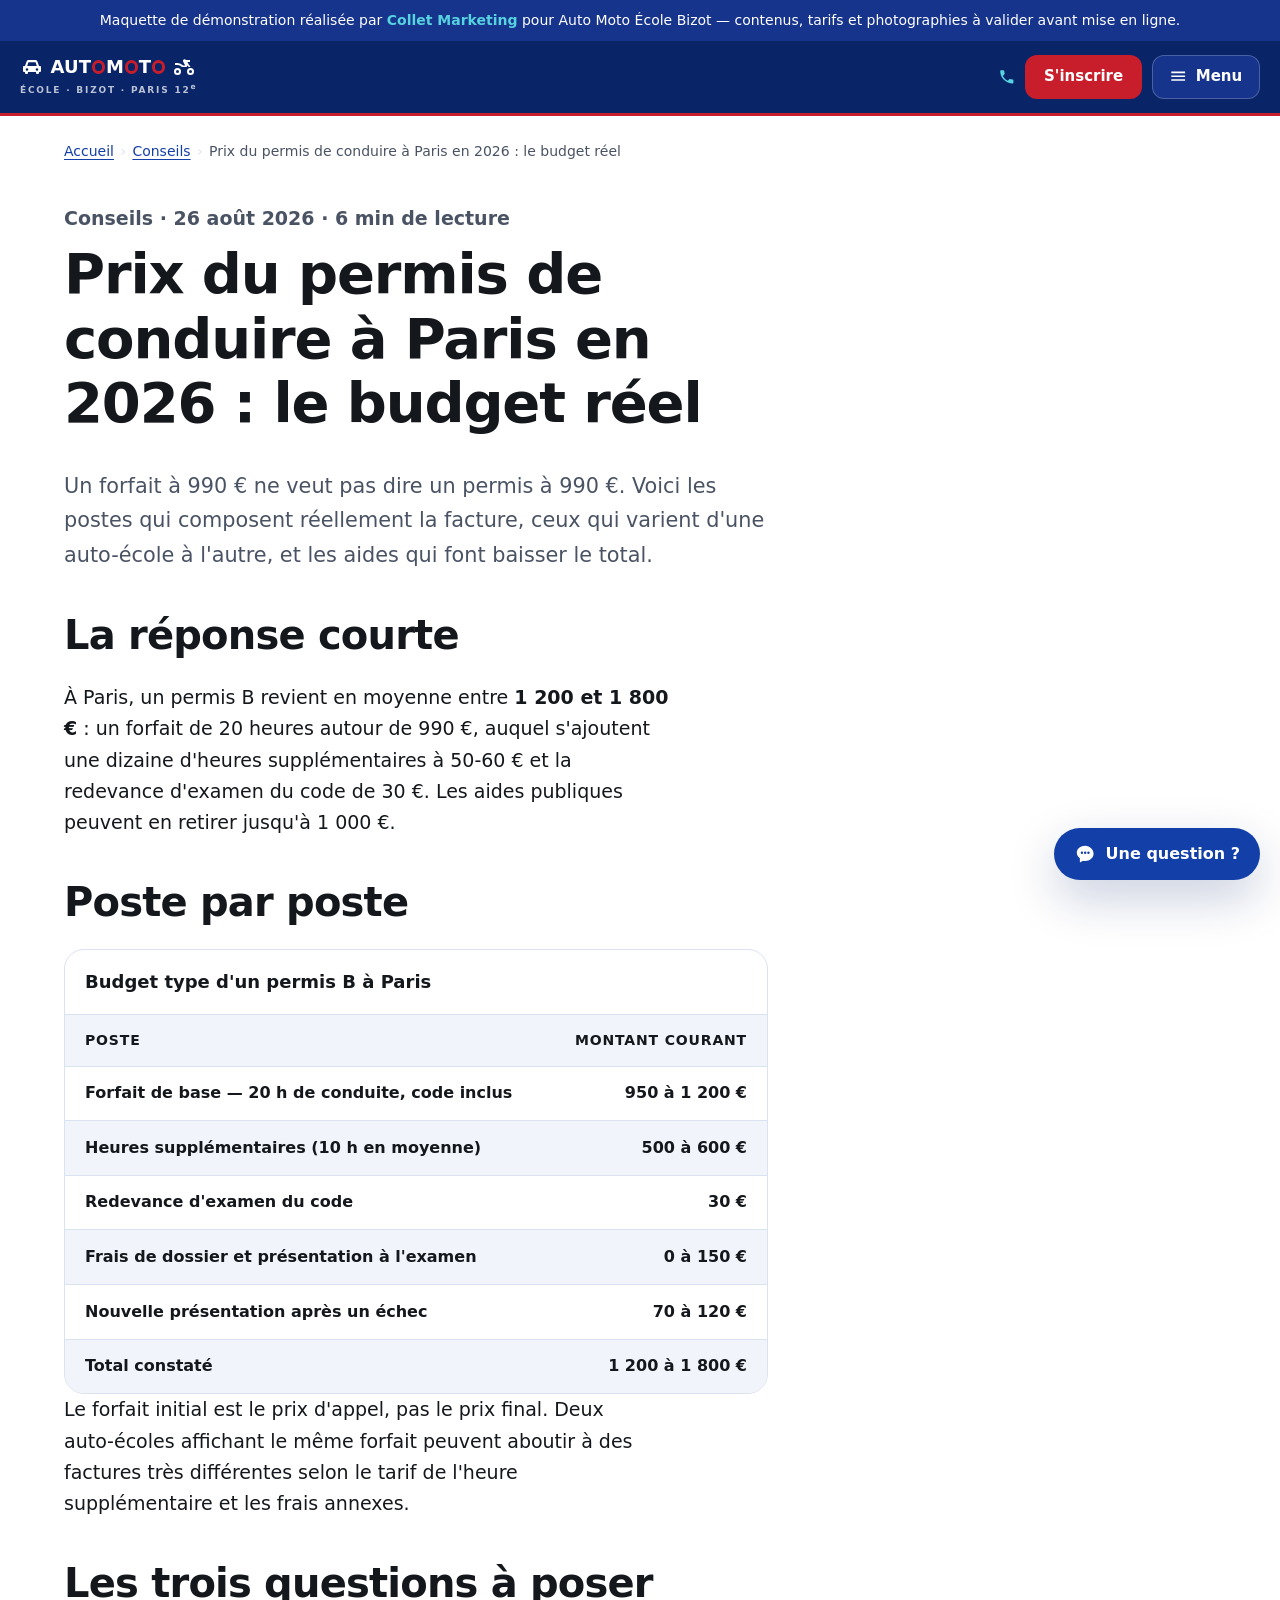
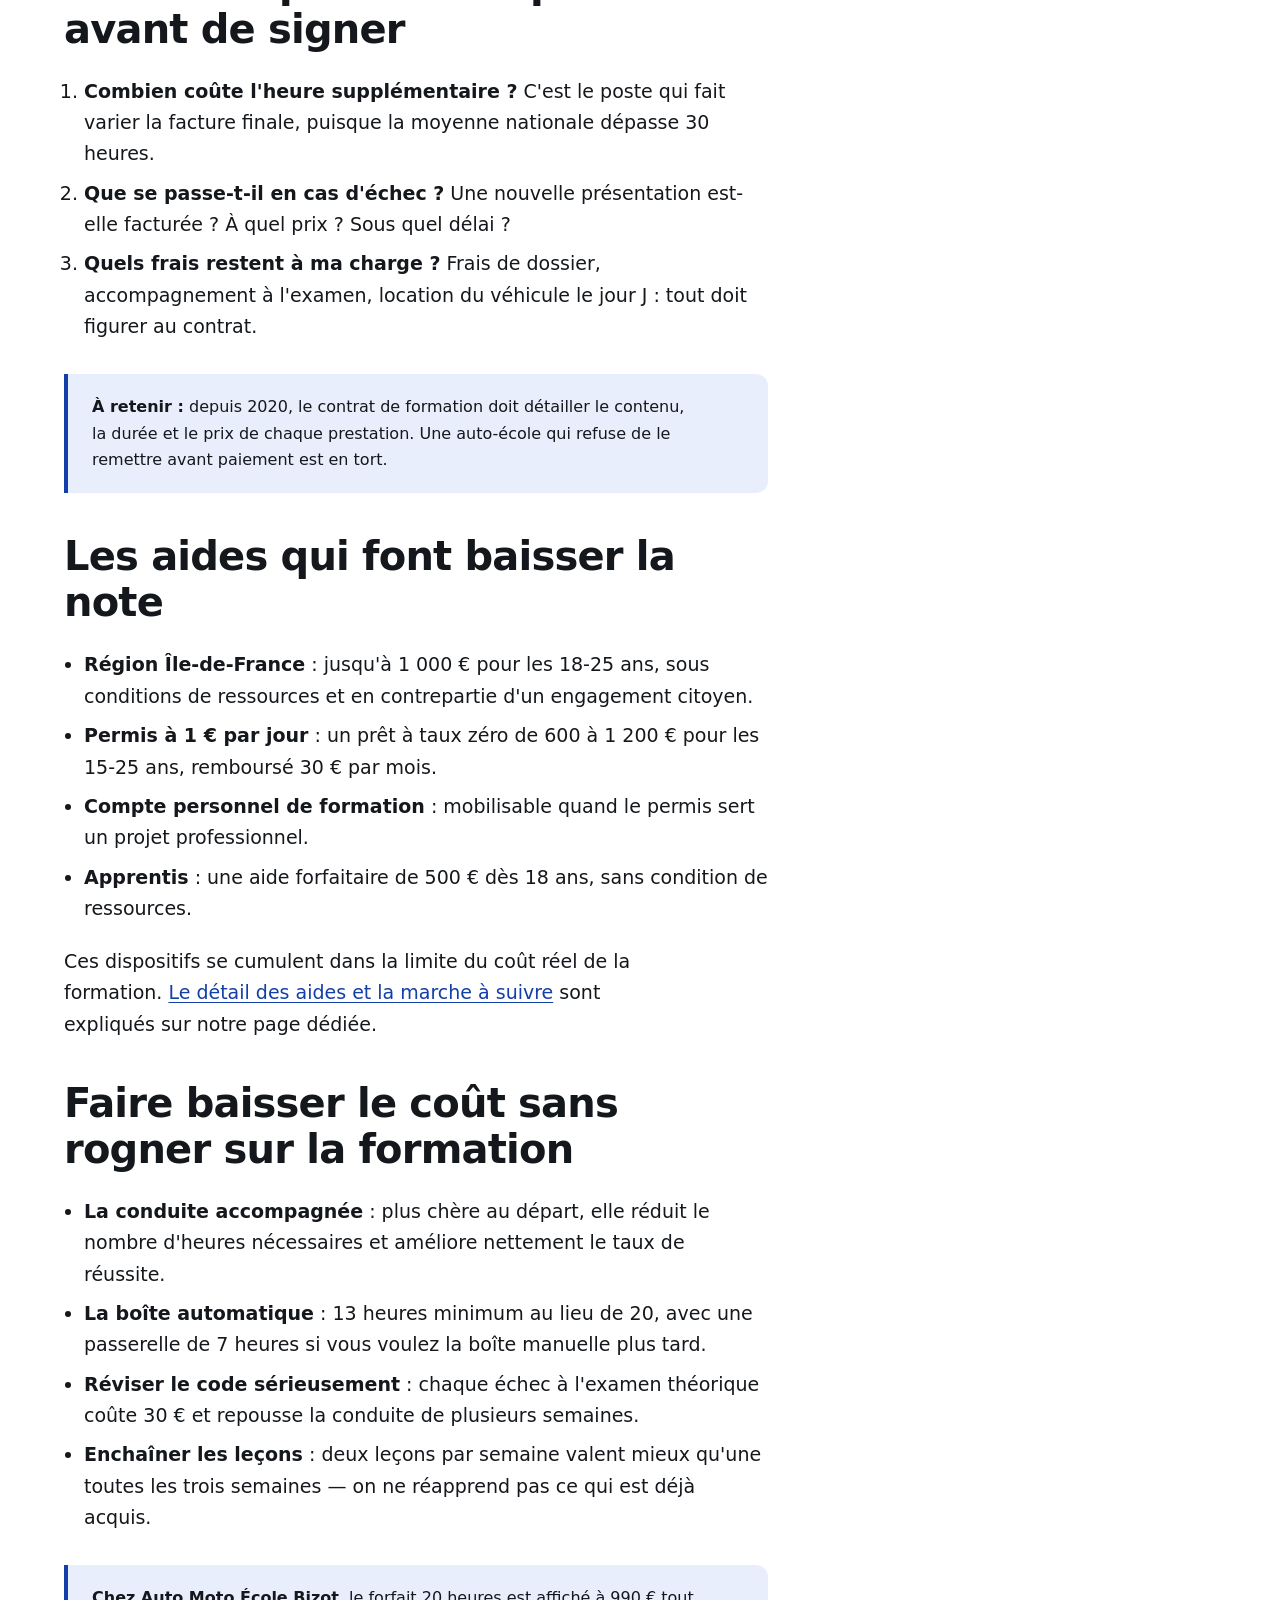
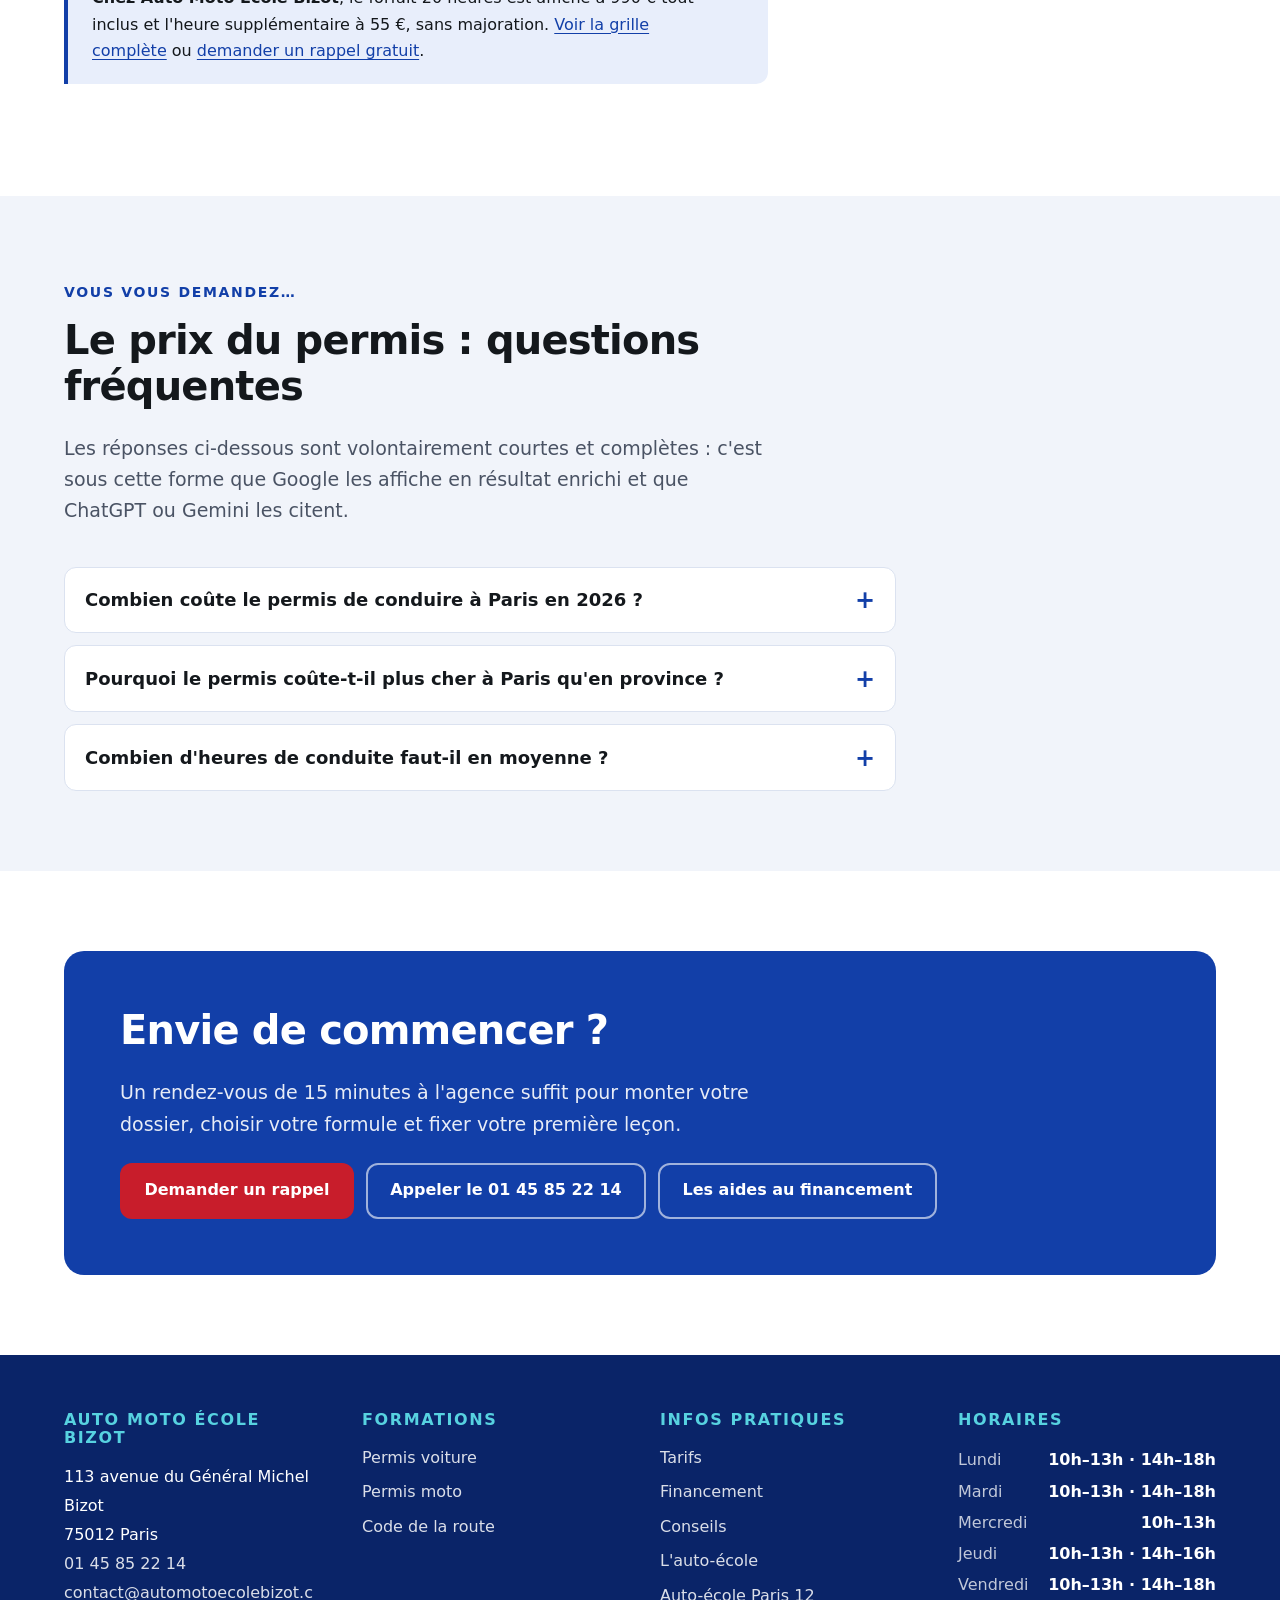
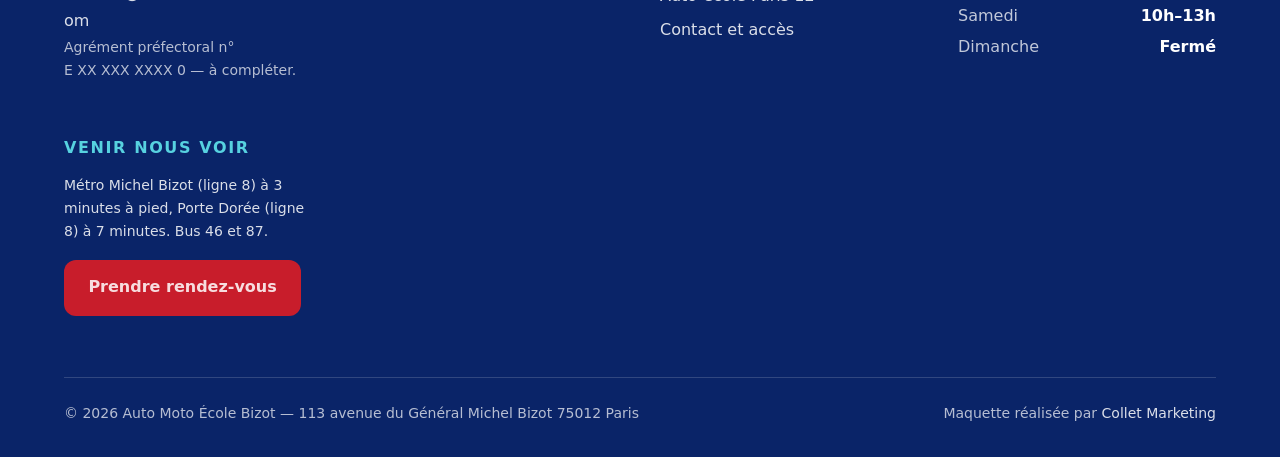
<file: blog/prix-permis-de-conduire-paris.html>
<!DOCTYPE html>
<html lang="fr">
<head>
<meta charset="utf-8">
<meta name="viewport" content="width=device-width, initial-scale=1">
<title>Prix du permis de conduire à Paris en 2026 | AME Bizot</title>
<meta name="description" content="Combien coûte vraiment le permis à Paris ? Forfait, heures supplémentaires, examens, aides : le détail poste par poste, avec les montants pratiqués dans le 12e arrondissement.">
<link rel="canonical" href="https://www.automotoecolebizot.com/blog/prix-permis-de-conduire-paris.html">
<meta name="theme-color" content="#123fa8">
<meta property="og:type" content="website">
<meta property="og:locale" content="fr_FR">
<meta property="og:site_name" content="Auto Moto École Bizot">
<meta property="og:title" content="Prix du permis de conduire à Paris en 2026 | AME Bizot">
<meta property="og:description" content="Combien coûte vraiment le permis à Paris ? Forfait, heures supplémentaires, examens, aides : le détail poste par poste, avec les montants pratiqués dans le 12e arrondissement.">
<meta property="og:url" content="https://www.automotoecolebizot.com/blog/prix-permis-de-conduire-paris.html">
<meta name="twitter:card" content="summary_large_image">
<link rel="stylesheet" href="../assets/css/bizot.css?v=4ac0fec944">
<script type="application/ld+json">{"@context":"https://schema.org","@type":"Article","headline":"Prix du permis de conduire à Paris en 2026 : le budget réel","description":"Combien coûte vraiment le permis à Paris ? Forfait, heures supplémentaires, examens, aides : le détail poste par poste, avec les montants pratiqués dans le 12e arrondissement.","datePublished":"2026-08-26","dateModified":"2026-08-26","inLanguage":"fr-FR","author":{"@type":"Organization","name":"Auto Moto École Bizot","url":"https://www.automotoecolebizot.com/"},"publisher":{"@id":"https://www.automotoecolebizot.com/#etablissement"},"mainEntityOfPage":{"@type":"WebPage","@id":"https://www.automotoecolebizot.com/blog/prix-permis-de-conduire-paris.html"}}</script>
<script type="application/ld+json">{"@context":"https://schema.org","@type":"FAQPage","mainEntity":[{"@type":"Question","name":"Combien coûte le permis de conduire à Paris en 2026 ?","acceptedAnswer":{"@type":"Answer","text":"Comptez entre 1 200 et 1 800 € pour un permis B à Paris, en tenant compte d'un forfait de 20 heures autour de 990 € et d'une dizaine d'heures supplémentaires. Les aides publiques — jusqu'à 1 000 € pour la Région Île-de-France — peuvent réduire fortement cette somme."}},{"@type":"Question","name":"Pourquoi le permis coûte-t-il plus cher à Paris qu'en province ?","acceptedAnswer":{"@type":"Answer","text":"Le coût horaire des enseignants et des locaux y est plus élevé, et la circulation dense allonge souvent la formation de quelques heures. En contrepartie, un candidat formé à Paris conduit ensuite partout sans difficulté."}},{"@type":"Question","name":"Combien d'heures de conduite faut-il en moyenne ?","acceptedAnswer":{"@type":"Answer","text":"Le minimum légal est de 20 heures en boîte manuelle, mais la moyenne nationale se situe autour de 30 à 35 heures. C'est cette différence qu'il faut anticiper dans le budget."}}]}</script>
<script type="application/ld+json">{"@context":"https://schema.org","@type":"BreadcrumbList","itemListElement":[{"@type":"ListItem","position":1,"name":"Accueil","item":"https://www.automotoecolebizot.com/index.html"},{"@type":"ListItem","position":2,"name":"Conseils","item":"https://www.automotoecolebizot.com/blog.html"},{"@type":"ListItem","position":3,"name":"Prix du permis de conduire à Paris en 2026 : le budget réel"}]}</script>
</head>
<body>
<a class="saut-navigation" href="#contenu">Aller au contenu</a>
<div class="bandeau-maquette">Maquette de démonstration réalisée par <strong>Collet Marketing</strong> pour Auto Moto École Bizot — contenus, tarifs et photographies à valider avant mise en ligne.</div>
<header class="entete">
  <div class="conteneur entete__barre">
    <a class="logo" href="../index.html">
      <span class="logo__lockup" aria-hidden="true"><svg class="logo__vehicule" viewBox="0 0 24 24" aria-hidden="true" focusable="false"><path d="M5 11l1.5-4.3A2 2 0 0 1 8.4 5h7.2a2 2 0 0 1 1.9 1.7L19 11h1a1 1 0 0 1 1 1v4a1 1 0 0 1-1 1h-1v1a1 1 0 0 1-1 1h-1a1 1 0 0 1-1-1v-1H8v1a1 1 0 0 1-1 1H6a1 1 0 0 1-1-1v-1H4a1 1 0 0 1-1-1v-4a1 1 0 0 1 1-1zm2.2 0h9.6l-1.1-3.4a.6.6 0 0 0-.5-.4H8.8a.6.6 0 0 0-.5.4zM7 13.2a1.3 1.3 0 1 0 0 2.6 1.3 1.3 0 0 0 0-2.6zm10 0a1.3 1.3 0 1 0 0 2.6 1.3 1.3 0 0 0 0-2.6z"/></svg><span class="logo__mot">AUT<i class="logo__o"></i>M<i class="logo__o"></i>T<i class="logo__o"></i></span><svg class="logo__vehicule" viewBox="0 0 24 24" aria-hidden="true" focusable="false"><path d="M5.5 13a3.5 3.5 0 1 0 0 7 3.5 3.5 0 0 0 0-7zm13 0a3.5 3.5 0 1 0 0 7 3.5 3.5 0 0 0 0-7zm-13 2a1.5 1.5 0 1 1 0 3 1.5 1.5 0 0 1 0-3zm13 0a1.5 1.5 0 1 1 0 3 1.5 1.5 0 0 1 0-3zM14 5h4v2h-2.6l1.3 2.4A5.5 5.5 0 0 1 18.5 12h-2a3.5 3.5 0 0 0-.8-1.6L14.4 12H9.9a5.5 5.5 0 0 0-4.4-2H3V8h2.5a7.5 7.5 0 0 1 5.6 2.5h2.1l-2-3.7A1.5 1.5 0 0 1 14 5z"/></svg></span><span class="logo__sous" aria-hidden="true">ÉCOLE · BIZOT<span class="logo__ville"> · PARIS 12<sup>e</sup></span></span>
      <span class="visuellement-cache">Auto Moto École Bizot — accueil</span>
    </a>
    <nav class="nav" aria-label="Navigation principale">
      <ul class="nav__liste"><li class="nav__groupe" data-groupe><button class="nav__lien nav__declencheur" type="button" data-groupe-bouton aria-expanded="false" aria-controls="menu-formations">Formations<svg class="nav__chevron" viewBox="0 0 24 24" aria-hidden="true" focusable="false"><path d="M12 15.4 5.6 9l1.4-1.4 5 5 5-5L18.4 9z"/></svg></button><ul class="nav__sous" id="menu-formations"><li><a class="nav__sous-lien" href="../permis-voiture.html">Permis voiture</a></li><li><a class="nav__sous-lien" href="../permis-moto.html">Permis moto</a></li><li><a class="nav__sous-lien" href="../code-de-la-route.html">Code de la route</a></li></ul></li><li><a class="nav__lien" href="../tarifs.html">Tarifs</a></li><li><a class="nav__lien" href="../financement.html">Financement</a></li><li><a class="nav__lien" href="../blog.html" aria-current="page">Conseils</a></li><li><a class="nav__lien" href="../a-propos.html">L'auto-école</a></li></ul>
    </nav>
    <div class="entete__actions">
      <a class="tel-entete" href="tel:+33145852214"><svg viewBox="0 0 24 24" aria-hidden="true" focusable="false"><path d="M6.6 10.8a15.1 15.1 0 0 0 6.6 6.6l2.2-2.2a1 1 0 0 1 1-.24 11.4 11.4 0 0 0 3.6.58 1 1 0 0 1 1 1V20a1 1 0 0 1-1 1A17 17 0 0 1 3 4a1 1 0 0 1 1-1h3.5a1 1 0 0 1 1 1 11.4 11.4 0 0 0 .58 3.6 1 1 0 0 1-.25 1z"/></svg><span class="tel-entete__texte">01 45 85 22 14</span></a>
      <a class="bouton bouton--principal entete__cta" href="../contact.html">S'inscrire</a>
      <button class="bouton-menu" type="button" data-tiroir-ouvrir aria-label="Menu"
              aria-expanded="false" aria-controls="tiroir"><svg class="bouton-menu__icone" viewBox="0 0 24 24" aria-hidden="true" focusable="false"><path d="M3 6h18v2H3zm0 5h18v2H3zm0 5h18v2H3z"/></svg><span
              class="bouton-menu__texte">Menu</span></button>
    </div>
  </div>
</header>

<div class="voile" data-voile></div>
<div class="tiroir" id="tiroir" data-tiroir role="dialog" aria-modal="true" aria-label="Menu">
  <div class="tiroir__entete">
    <span class="tiroir__titre">Menu</span>
    <button class="tiroir__fermer" type="button" data-tiroir-fermer aria-label="Fermer le menu"><svg viewBox="0 0 24 24" aria-hidden="true" focusable="false"><path d="m12 10.6 5.3-5.3 1.4 1.4-5.3 5.3 5.3 5.3-1.4 1.4-5.3-5.3-5.3 5.3-1.4-1.4 5.3-5.3-5.3-5.3 1.4-1.4z"/></svg></button>
  </div>
  <nav class="tiroir__corps" aria-label="Navigation du menu">
    <p class="tiroir__section" id="tiroir-formations">Formations</p>
    <ul class="tiroir__liste" aria-labelledby="tiroir-formations"><li><a class="tiroir__lien" href="../permis-voiture.html">Permis voiture</a></li><li><a class="tiroir__lien" href="../permis-moto.html">Permis moto</a></li><li><a class="tiroir__lien" href="../code-de-la-route.html">Code de la route</a></li></ul>
    <p class="tiroir__section" id="tiroir-infos">Infos pratiques</p>
    <ul class="tiroir__liste" aria-labelledby="tiroir-infos"><li><a class="tiroir__lien" href="../tarifs.html">Tarifs</a></li><li><a class="tiroir__lien" href="../financement.html">Financement</a></li><li><a class="tiroir__lien" href="../blog.html" aria-current="page">Conseils</a></li><li><a class="tiroir__lien" href="../a-propos.html">L'auto-école</a></li><li><a class="tiroir__lien" href="../auto-ecole-paris-12.html">Auto-école Paris 12</a></li><li><a class="tiroir__lien" href="../contact.html">Contact et accès</a></li></ul>
  </nav>
  <div class="tiroir__pied">
    <a class="tiroir__tel" href="tel:+33145852214"><svg viewBox="0 0 24 24" aria-hidden="true" focusable="false"><path d="M6.6 10.8a15.1 15.1 0 0 0 6.6 6.6l2.2-2.2a1 1 0 0 1 1-.24 11.4 11.4 0 0 0 3.6.58 1 1 0 0 1 1 1V20a1 1 0 0 1-1 1A17 17 0 0 1 3 4a1 1 0 0 1 1-1h3.5a1 1 0 0 1 1 1 11.4 11.4 0 0 0 .58 3.6 1 1 0 0 1-.25 1z"/></svg>01 45 85 22 14</a>
    <p class="tiroir__horaire">Ouvert du lundi au samedi</p>
    <a class="bouton bouton--principal bouton--large" href="../contact.html">S'inscrire</a>
  </div>
</div>
<main id="contenu">
<div class="conteneur fil-ariane"><nav aria-label="Fil d'Ariane"><ol><li><a href="../index.html">Accueil</a></li><li><a href="../blog.html">Conseils</a></li><li aria-current="page">Prix du permis de conduire à Paris en 2026 : le budget réel</li></ol></nav></div>

<article class="section" style="padding-top:2.5rem">
  <div class="conteneur">
    <div class="article">
      <p class="article-meta">Conseils · 26 août 2026 · 6 min de lecture</p>
      <h1>Prix du permis de conduire à Paris en 2026 : le budget réel</h1>
      <p class="article__chapeau">Un forfait à 990 € ne veut pas dire un permis à 990 €. Voici les postes qui composent réellement la facture, ceux qui varient d'une auto-école à l'autre, et les aides qui font baisser le total.</p>

      <h2>La réponse courte</h2>
      <p>À Paris, un permis B revient en moyenne entre <strong>1 200 et 1 800 €</strong> :
      un forfait de 20 heures autour de 990 €, auquel s'ajoutent une dizaine d'heures
      supplémentaires à 50-60 € et la redevance d'examen du code de 30 €. Les aides publiques
      peuvent en retirer jusqu'à 1 000 €.</p>

      <h2>Poste par poste</h2>
      <div class="tableau-enveloppe">
  <table class="tarifs">
    <caption>Budget type d'un permis B à Paris</caption>
    <thead><tr><th scope="col">Poste</th><th scope="col">Montant courant</th></tr></thead>
    <tbody><tr><th scope="row">Forfait de base — 20 h de conduite, code inclus</th><td>950 à 1 200 €</td></tr><tr><th scope="row">Heures supplémentaires (10 h en moyenne)</th><td>500 à 600 €</td></tr><tr><th scope="row">Redevance d'examen du code</th><td>30 €</td></tr><tr><th scope="row">Frais de dossier et présentation à l'examen</th><td>0 à 150 €</td></tr><tr><th scope="row">Nouvelle présentation après un échec</th><td>70 à 120 €</td></tr><tr><th scope="row">Total constaté</th><td>1 200 à 1 800 €</td></tr></tbody>
  </table>
</div>
      <p>Le forfait initial est le prix d'appel, pas le prix final. Deux auto-écoles affichant
      le même forfait peuvent aboutir à des factures très différentes selon le tarif de l'heure
      supplémentaire et les frais annexes.</p>

      <h2>Les trois questions à poser avant de signer</h2>
      <ol>
        <li><strong>Combien coûte l'heure supplémentaire&nbsp;?</strong> C'est le poste qui fait
        varier la facture finale, puisque la moyenne nationale dépasse 30 heures.</li>
        <li><strong>Que se passe-t-il en cas d'échec&nbsp;?</strong> Une nouvelle présentation
        est-elle facturée&nbsp;? À quel prix&nbsp;? Sous quel délai&nbsp;?</li>
        <li><strong>Quels frais restent à ma charge&nbsp;?</strong> Frais de dossier,
        accompagnement à l'examen, location du véhicule le jour J : tout doit figurer au
        contrat.</li>
      </ol>

      <div class="encadre">
        <p><strong>À retenir :</strong> depuis 2020, le contrat de formation doit détailler le
        contenu, la durée et le prix de chaque prestation. Une auto-école qui refuse de le
        remettre avant paiement est en tort.</p>
      </div>

      <h2>Les aides qui font baisser la note</h2>
      <ul>
        <li><strong>Région Île-de-France</strong> : jusqu'à 1 000 € pour les 18-25 ans, sous
        conditions de ressources et en contrepartie d'un engagement citoyen.</li>
        <li><strong>Permis à 1 € par jour</strong> : un prêt à taux zéro de 600 à 1 200 € pour
        les 15-25 ans, remboursé 30 € par mois.</li>
        <li><strong>Compte personnel de formation</strong> : mobilisable quand le permis sert
        un projet professionnel.</li>
        <li><strong>Apprentis</strong> : une aide forfaitaire de 500 € dès 18 ans, sans
        condition de ressources.</li>
      </ul>
      <p>Ces dispositifs se cumulent dans la limite du coût réel de la formation.
      <a href="../financement.html">Le détail des aides et la marche à suivre</a> sont
      expliqués sur notre page dédiée.</p>

      <h2>Faire baisser le coût sans rogner sur la formation</h2>
      <ul>
        <li><strong>La conduite accompagnée</strong> : plus chère au départ, elle réduit le
        nombre d'heures nécessaires et améliore nettement le taux de réussite.</li>
        <li><strong>La boîte automatique</strong> : 13 heures minimum au lieu de 20, avec une
        passerelle de 7 heures si vous voulez la boîte manuelle plus tard.</li>
        <li><strong>Réviser le code sérieusement</strong> : chaque échec à l'examen théorique
        coûte 30 € et repousse la conduite de plusieurs semaines.</li>
        <li><strong>Enchaîner les leçons</strong> : deux leçons par semaine valent mieux qu'une
        toutes les trois semaines — on ne réapprend pas ce qui est déjà acquis.</li>
      </ul>

      <div class="encadre">
        <p><strong>Chez Auto Moto École Bizot</strong>, le forfait 20 heures est affiché à
        990 € tout inclus et l'heure supplémentaire à 55 €, sans majoration.
        <a href="../tarifs.html">Voir la grille complète</a> ou
        <a href="../contact.html">demander un rappel gratuit</a>.</p>
      </div>
    </div>
  </div>
</article>

<section class="section section--claire">
  <div class="conteneur">
    <div class="section__intro">
      <span class="surtitre">Vous vous demandez…</span>
      <h2>Le prix du permis : questions fréquentes</h2>
      <p>Les réponses ci-dessous sont volontairement courtes et complètes : c'est sous cette
      forme que Google les affiche en résultat enrichi et que ChatGPT ou Gemini les citent.</p>
    </div>
    <div class="faq"><details><summary>Combien coûte le permis de conduire à Paris en 2026 ?</summary><div><p>Comptez entre 1 200 et 1 800 € pour un permis B à Paris, en tenant compte d'un forfait de 20 heures autour de 990 € et d'une dizaine d'heures supplémentaires. Les aides publiques — jusqu'à 1 000 € pour la Région Île-de-France — peuvent réduire fortement cette somme.</p></div></details><details><summary>Pourquoi le permis coûte-t-il plus cher à Paris qu'en province ?</summary><div><p>Le coût horaire des enseignants et des locaux y est plus élevé, et la circulation dense allonge souvent la formation de quelques heures. En contrepartie, un candidat formé à Paris conduit ensuite partout sans difficulté.</p></div></details><details><summary>Combien d'heures de conduite faut-il en moyenne ?</summary><div><p>Le minimum légal est de 20 heures en boîte manuelle, mais la moyenne nationale se situe autour de 30 à 35 heures. C'est cette différence qu'il faut anticiper dans le budget.</p></div></details></div>
  </div>
</section>

<section class="section">
  <div class="conteneur">
    <div class="appel">
      <h2>Envie de commencer&nbsp;?</h2>
      <p>Un rendez-vous de 15 minutes à l'agence suffit pour monter votre dossier, choisir votre formule et fixer votre première leçon.</p>
      <div class="boutons">
        <a class="bouton bouton--principal" href="../contact.html">Demander un rappel</a>
        <a class="bouton bouton--secondaire" href="tel:+33145852214">Appeler le 01 45 85 22 14</a>
        <a class="bouton bouton--secondaire" href="../financement.html">Les aides au financement</a>
      </div>
    </div>
  </div>
</section>

</main>

<footer class="pied">
  <div class="conteneur">
    <div class="pied__grille">
      <div>
        <h2>Auto Moto École Bizot</h2>
        <address>
          113 avenue du Général Michel Bizot<br>75012 Paris<br>
          <a href="tel:+33145852214">01 45 85 22 14</a><br>
          <a href="mailto:contact@automotoecolebizot.com">contact@automotoecolebizot.com</a>
        </address>
        <p class="mention" style="color:rgba(255,255,255,.7)">
          Agrément préfectoral n° E&nbsp;XX&nbsp;XXX&nbsp;XXXX&nbsp;0 — à compléter.
        </p>
      </div>
      <div>
        <h2>Formations</h2>
        <ul><li><a href="../permis-voiture.html">Permis voiture</a></li><li><a href="../permis-moto.html">Permis moto</a></li><li><a href="../code-de-la-route.html">Code de la route</a></li></ul>
      </div>
      <div>
        <h2>Infos pratiques</h2>
        <ul><li><a href="../tarifs.html">Tarifs</a></li><li><a href="../financement.html">Financement</a></li><li><a href="../blog.html">Conseils</a></li><li><a href="../a-propos.html">L'auto-école</a></li><li><a href="../auto-ecole-paris-12.html">Auto-école Paris 12</a></li><li><a href="../contact.html">Contact et accès</a></li></ul>
      </div>
      <div>
        <h2>Horaires</h2>
        <dl class="pied__horaires"><div><dt>Lundi</dt><dd>10h–13h · 14h–18h</dd></div><div><dt>Mardi</dt><dd>10h–13h · 14h–18h</dd></div><div><dt>Mercredi</dt><dd>10h–13h</dd></div><div><dt>Jeudi</dt><dd>10h–13h · 14h–16h</dd></div><div><dt>Vendredi</dt><dd>10h–13h · 14h–18h</dd></div><div><dt>Samedi</dt><dd>10h–13h</dd></div><div><dt>Dimanche</dt><dd>Fermé</dd></div></dl>
      </div>
      <div>
        <h2>Venir nous voir</h2>
        <p class="mention" style="color:rgba(255,255,255,.85);max-width:16rem">
          Métro Michel Bizot (ligne 8) à 3 minutes à pied, Porte Dorée (ligne 8) à 7 minutes.
          Bus 46 et 87.
        </p>
        <p><a class="bouton bouton--principal" href="../contact.html">Prendre rendez-vous</a></p>
      </div>
    </div>
    <div class="pied__bas">
      <p class="sans-marge-bas">© 2026 Auto Moto École Bizot — 113 avenue du Général Michel Bizot 75012 Paris</p>
      <p class="sans-marge-bas">Maquette réalisée par <a href="https://colletmarketing.com">Collet Marketing</a></p>
    </div>
  </div>
</footer>

<!-- assistant:début -->
<div class="chat" data-chat data-prefixe="../">
  <button class="chat__lanceur" type="button" data-chat-ouvrir
          aria-expanded="false" aria-controls="chat-panneau">
    <svg class="chat__icone" viewBox="0 0 24 24" aria-hidden="true" focusable="false"><path d="M12 3c-5 0-9 3.4-9 7.5 0 2.3 1.3 4.4 3.3 5.8V21l3.4-2a11 11 0 0 0 2.3.2c5 0 9-3.4 9-7.7S17 3 12 3zm-3.5 8.7a1.3 1.3 0 1 1 0-2.6 1.3 1.3 0 0 1 0 2.6zm3.5 0a1.3 1.3 0 1 1 0-2.6 1.3 1.3 0 0 1 0 2.6zm3.5 0a1.3 1.3 0 1 1 0-2.6 1.3 1.3 0 0 1 0 2.6z"/></svg><span class="chat__lanceur-texte">Une question&nbsp;?</span>
  </button>
  <section class="chat__panneau" id="chat-panneau" data-chat-panneau
           role="dialog" aria-labelledby="chat-titre">
    <header class="chat__entete">
      <div>
        <p class="chat__titre" id="chat-titre">Assistant Auto Moto École Bizot</p>
        <p class="chat__note">Réponses préparées par l'auto-école, sans IA</p>
      </div>
      <button class="chat__fermer" type="button" data-chat-fermer aria-label="Fermer la discussion"><svg viewBox="0 0 24 24" aria-hidden="true" focusable="false"><path d="m12 10.6 5.3-5.3 1.4 1.4-5.3 5.3 5.3 5.3-1.4 1.4-5.3-5.3-5.3 5.3-1.4-1.4 5.3-5.3-5.3-5.3 1.4-1.4z"/></svg></button>
    </header>
    <div class="chat__fil" data-chat-fil role="log" aria-live="polite" aria-label="Conversation"></div>
    <div class="chat__suggestions" data-chat-suggestions></div>
    <form class="chat__saisie" data-chat-form>
      <label class="visuellement-cache" for="chat-champ">Votre question</label>
      <input id="chat-champ" data-chat-champ type="text" autocomplete="off"
             placeholder="Écrivez votre question…">
      <button class="chat__envoyer" type="submit" aria-label="Envoyer la question"><svg viewBox="0 0 24 24" aria-hidden="true" focusable="false"><path d="M3.4 20.4 21 12 3.4 3.6 3.4 10l12.6 2-12.6 2z"/></svg></button>
    </form>
  </section>
</div>
<!-- assistant:fin -->
<script src="../assets/js/site.js?v=e7a0ee19bc" defer></script>
<script src="../assets/js/chat.js?v=925b62ed51" defer></script>
</body>
</html>
</file>
<file: assets/css/bizot.css>
:root {
  /* Palette — relevée sur l'enseigne et le logo de l'auto-école.
     Bleu de la devanture, rouge des anneaux du logotype, turquoise du mur
     d'accueil : le site prolonge ce que le passant voit avenue du Général
     Michel Bizot. */
  --bleu:           #123fa8;  /* enseigne — couleur de marque, aplats          */
  --bleu-nuit:      #0a2468;  /* fonds profonds : en-tête, héros, pied         */
  --rouge:          #c81d2b;  /* anneaux du logo — action principale, jamais du texte courant */
  --turquoise:      #0e727f;  /* mur de l'agence — accents sur fond clair      */
  --gris:           #f1f4fa;  /* fonds de section clairs                       */
  --blanc:          #ffffff;
  --encre:          #14181c;  /* texte — le noir du logotype                   */

  /* Teintes dérivées — états d'interface et lisibilité sur fond sombre.
     Aucune n'est une couleur de marque supplémentaire. */
  --bleu-voile:     #e8eefb;  /* bleu très dilué : encadrés, fonds d'icône     */
  --bleu-fonce:     #0e3187;  /* survol des liens                              */
  --bleu-profond:   #16348c;  /* aplats secondaires sur fond sombre            */
  --rouge-fonce:    #a5151f;  /* survol du bouton principal                    */
  --turquoise-vif:  #57d2e0;  /* turquoise éclairci — accents sur fond sombre  */
  --encre-douce:    #4a5364;  /* texte secondaire — 7,3:1 sur blanc            */
  --trait:          #dbe2f0;

  /* Rôles — les composants ne consomment jamais la palette directement. */
  --fond-page:      var(--blanc);
  --fond-clair:     var(--gris);
  --fond-sombre:    var(--bleu-nuit);
  --texte:          var(--encre);
  --texte-doux:     var(--encre-douce);
  --texte-sombre:   var(--blanc);        /* texte posé sur --fond-sombre       */
  --action-fond:    var(--rouge);        /* blanc sur rouge = 5,9:1            */
  --action-texte:   var(--blanc);
  --marque:         var(--bleu);         /* bleu sur blanc = 7,6:1             */
  --accent-sombre:  var(--turquoise-vif);/* turquoise clair sur bleu nuit = 8,9:1 */

  /* Typographie — tout en rem, jamais en px : le réglage « taille du texte »
     du navigateur doit rester opérant. */
  --police: system-ui, -apple-system, "Segoe UI", Roboto, "Helvetica Neue", Arial, sans-serif;
  --corps:   1.125rem;  /* 18 px minimum sur tout le texte courant */
  --petit:   1rem;
  --mention: 0.875rem;  /* mentions légales et micro-libellés uniquement */

  /* Rythme */
  --pas:        0.5rem;
  --gouttiere:  1.5rem;
  --section:    5rem;
  --largeur:    72rem;
  --largeur-entete: 82rem;   /* l'en-tête tient sur une ligne jusqu'à 80rem */
  --lecture:    38rem;   /* ~68 caractères */

  --rayon:       0.75rem;
  --rayon-large: 1.25rem;
  --ombre:       0 1px 2px rgba(10, 36, 104, .07), 0 8px 24px rgba(10, 36, 104, .08);
  --ombre-forte: 0 18px 48px rgba(10, 36, 104, .22);
}

/* --------------------------------------------------------------------------
   2. Socle
   -------------------------------------------------------------------------- */
*, *::before, *::after { box-sizing: border-box; }

html {
  scroll-behavior: smooth;
  /* Le tiroir fermé est rangé hors écran par translateX(100%). Sur un écran
     de 320 px, sa boîte élargissait la zone de défilement et la page se
     décalait latéralement. « clip » supprime ce débordement sans créer de
     conteneur de défilement — contrairement à « hidden », qui casserait
     l'en-tête collant. */
  overflow-x: clip;
}
@media (prefers-reduced-motion: reduce) {
  html { scroll-behavior: auto; }
  *, *::before, *::after { animation-duration: .01ms !important; transition-duration: .01ms !important; }
}

body {
  margin: 0;
  font-family: var(--police);
  font-size: var(--corps);
  line-height: 1.65;
  color: var(--texte);
  background: var(--fond-page);
  -webkit-font-smoothing: antialiased;
  /* Une adresse électronique ne se coupe nulle part : sur un écran étroit,
     contact@automotoecolebizot.com débordait du pied de page. */
  overflow-wrap: break-word;
}

h1, h2, h3, h4 { line-height: 1.15; margin: 0 0 .6em; letter-spacing: -.02em; font-weight: 800; }
h1 { font-size: clamp(2.1rem, 1.4rem + 2.8vw, 3.5rem); }
h2 { font-size: clamp(1.7rem, 1.2rem + 1.9vw, 2.5rem); }
h3 { font-size: clamp(1.2rem, 1.05rem + .6vw, 1.5rem); }
h4 { font-size: 1.125rem; }

p, ul, ol, dl, table { margin: 0 0 1.2em; }
p { max-width: var(--lecture); }
img, svg { max-width: 100%; }
img { height: auto; display: block; }

a { color: var(--marque); text-underline-offset: .18em; }
a:hover { color: var(--bleu-fonce); }

:focus-visible {
  outline: 3px solid var(--bleu);
  outline-offset: 3px;
  border-radius: 4px;
}
.sur-fond-sombre :focus-visible, .pied :focus-visible { outline-color: var(--accent-sombre); }

.saut-navigation {
  position: absolute; top: 0; left: 0; z-index: 100;
  width: 1px; height: 1px; overflow: hidden; clip-path: inset(50%);
  background: var(--action-fond); color: var(--action-texte);
  padding: .75rem 1.25rem; font-weight: 700; border-radius: 0 0 var(--rayon) 0;
}
.saut-navigation:focus {
  width: auto; height: auto; overflow: visible; clip-path: none;
}

/* --------------------------------------------------------------------------
   3. Mise en page
   -------------------------------------------------------------------------- */
.conteneur {
  width: min(100% - 2.5rem, var(--largeur));
  margin-inline: auto;
}

.section { padding-block: var(--section); }
.section--serree { padding-block: 3.5rem; }
.section--claire { background: var(--fond-clair); }
.section--sombre { background: var(--fond-sombre); color: var(--texte-sombre); }
.section--sombre h2, .section--sombre h3 { color: var(--texte-sombre); }
.section--sombre a { color: var(--accent-sombre); }

.section__intro { max-width: 44rem; margin-bottom: 2.5rem; }
.section__intro p { max-width: none; color: var(--texte-doux); font-size: 1.1875rem; }
.section--sombre .section__intro p { color: rgba(255,255,255,.82); }

.surtitre {
  display: inline-block;
  font-size: var(--mention); font-weight: 800;
  letter-spacing: .12em; text-transform: uppercase;
  color: var(--marque); margin-bottom: .75rem;
}
.section--sombre .surtitre { color: var(--accent-sombre); }

/* minmax(min(Xrem, 100%), 1fr) et non minmax(Xrem, 1fr) : sur un écran de
   320 px, un minimum de 20rem dépasse la largeur du conteneur et la page se
   met à défiler latéralement. Le min() laisse la colonne se réduire. */
.grille { display: grid; gap: var(--gouttiere); }
.grille--2 { grid-template-columns: repeat(auto-fit, minmax(min(19rem, 100%), 1fr)); }
.grille--3 { grid-template-columns: repeat(auto-fit, minmax(min(17rem, 100%), 1fr)); }
.grille--4 { grid-template-columns: repeat(auto-fit, minmax(min(14rem, 100%), 1fr)); }
.grille--texte-media { grid-template-columns: repeat(auto-fit, minmax(min(20rem, 100%), 1fr)); align-items: center; gap: 3rem; }

/* --------------------------------------------------------------------------
   4. En-tête
   -------------------------------------------------------------------------- */
.bandeau-maquette {
  background: var(--bleu-profond); color: var(--blanc);
  font-size: var(--mention); text-align: center;
  padding: .55rem 1rem;
}
.bandeau-maquette a { color: var(--accent-sombre); font-weight: 700; }
.bandeau-maquette strong { color: var(--accent-sombre); }

.entete {
  position: sticky; top: 0; z-index: 50;
  background: var(--bleu-nuit); color: var(--texte-sombre);
  border-bottom: 3px solid var(--rouge);
}
.entete__barre {
  width: min(100% - 2.5rem, var(--largeur-entete));
  display: flex; align-items: center; gap: 1rem;
  min-height: 4.5rem;
}
/* Logotype — reprise du logo de l'enseigne : le mot AUTOMOTO dont les O sont
   des anneaux rouges, encadré de la voiture et de la moto. Les anneaux sont
   des bordures, pas des images : ils suivent la taille du texte et restent
   nets à toute échelle. Le fichier officiel de l'auto-école, déposé dans
   assets/img/, remplace ce tracé (voir gabarits.py, LOGO_FICHIER). */
.logo { display: inline-flex; flex-direction: column; gap: .15rem; text-decoration: none; color: var(--blanc); flex: 0 0 auto; }
.logo__lockup { display: flex; align-items: center; gap: .4rem; }
.logo__mot {
  display: flex; align-items: center; gap: .04em;
  font-weight: 900; font-size: 1.125rem; letter-spacing: .01em; line-height: 1;
}
.logo__o {
  display: inline-block; width: .74em; height: .74em;
  border: .19em solid var(--rouge); border-radius: 50%;
}
.logo__vehicule { width: 1.5rem; height: 1.5rem; fill: currentColor; flex: 0 0 auto; }
.logo__sous { font-size: .5625rem; font-weight: 700; letter-spacing: .2em; color: rgba(255,255,255,.72); }
.logo__image { height: 2.5rem; width: auto; }

.nav { margin-left: auto; }
.nav__liste { display: flex; align-items: center; gap: .15rem; list-style: none; margin: 0; padding: 0; }
.nav__lien {
  display: flex; align-items: center; gap: .3rem;
  padding: .55rem .7rem; border-radius: var(--rayon); white-space: nowrap;
  color: var(--blanc); text-decoration: none; font-size: .9375rem; font-weight: 600;
}
.nav__lien:hover { background: var(--bleu-profond); color: var(--blanc); }
.nav__lien[aria-current="page"], .nav__declencheur[data-courant="true"] { color: var(--accent-sombre); }

/* Déroulant « Formations » — ouvert au survol pour la souris, au clic ou au
   clavier pour tout le monde. L'état vit sur l'élément de liste, jamais sur
   le seul survol : sans cela, la navigation au clavier serait impossible. */
.nav__groupe { position: relative; }
.nav__declencheur { background: none; border: 0; font: inherit; font-size: .9375rem; font-weight: 600; cursor: pointer; }
.nav__chevron { width: .9rem; height: .9rem; fill: currentColor; transition: transform .15s ease; }
.nav__groupe[data-ouvert="true"] .nav__chevron { transform: rotate(180deg); }

.nav__sous {
  position: absolute; top: calc(100% + .35rem); left: 0; z-index: 5;
  min-width: 14rem; list-style: none; margin: 0; padding: .35rem;
  background: var(--blanc); border-radius: var(--rayon-large);
  box-shadow: var(--ombre-forte);
  opacity: 0; visibility: hidden; transform: translateY(-.35rem);
  transition: opacity .15s ease, transform .15s ease, visibility .15s;
}
.nav__groupe[data-ouvert="true"] .nav__sous,
.nav__groupe:focus-within .nav__sous { opacity: 1; visibility: visible; transform: none; }
@media (hover: hover) {
  .nav__groupe:hover .nav__sous { opacity: 1; visibility: visible; transform: none; }
}
.nav__sous-lien {
  display: block; padding: .65rem .75rem; border-radius: .5rem;
  color: var(--texte); text-decoration: none; font-size: .9375rem; font-weight: 600;
}
.nav__sous-lien:hover { background: var(--bleu-voile); color: var(--marque); }
.nav__sous-lien[aria-current="page"] { color: var(--marque); background: var(--bleu-voile); }

.entete__actions { display: flex; align-items: center; gap: .6rem; flex: 0 0 auto; }

/* Les trois éléments d'action de l'en-tête — téléphone, inscription, menu —
   partagent hauteur, rayon et taille de texte. Sans cela chacun suit sa
   propre règle et la barre part en escalier. */
.entete__actions .tel-entete,
.entete__actions .entete__cta,
.entete__actions .bouton-menu {
  height: 2.75rem; min-height: 2.75rem;
  padding: 0 1.05rem;
  border-radius: var(--rayon);
  font-size: .9375rem; font-weight: 800;
}
.tel-entete {
  display: inline-flex; align-items: center; gap: .5rem;
  color: var(--blanc); text-decoration: none; white-space: nowrap;
  padding-inline: .35rem;
}
.tel-entete svg { width: 1.1rem; height: 1.1rem; fill: var(--accent-sombre); }

.bouton-menu {
  display: none; align-items: center; gap: .5rem;
  background: var(--bleu-profond); color: var(--blanc);
  border: 1px solid rgba(255,255,255,.22);
  font: inherit; cursor: pointer;
}
.bouton-menu__icone { width: 1.15rem; height: 1.15rem; fill: currentColor; }

/* --------------------------------------------------------------------------
   4 bis. Tiroir de navigation — en dessous de 80rem
   Le menu glisse depuis la droite au-dessus d'un voile. Le téléphone et le
   bouton d'inscription sont épinglés en bas du tiroir : ce sont les deux
   actions qui comptent, elles ne doivent jamais sortir de l'écran.
   -------------------------------------------------------------------------- */
.voile {
  position: fixed; inset: 0; z-index: 60;
  background: rgba(10, 36, 104, .6);
  opacity: 0; visibility: hidden; transition: opacity .25s ease, visibility .25s;
}
.voile[data-ouvert="true"] { opacity: 1; visibility: visible; }

.tiroir {
  position: fixed; top: 0; right: 0; bottom: 0; z-index: 70;
  width: min(22.5rem, 88vw);
  display: flex; flex-direction: column;
  background: var(--bleu-nuit); color: var(--blanc);
  box-shadow: -18px 0 48px rgba(10, 36, 104, .45);
  transform: translateX(100%); visibility: hidden;
  transition: transform .25s ease, visibility .25s;
}
.tiroir[data-ouvert="true"] { transform: none; visibility: visible; }

.tiroir__entete {
  display: flex; align-items: center; justify-content: space-between;
  padding: 1rem 1.25rem; border-bottom: 1px solid rgba(255,255,255,.14);
}
.tiroir__titre { font-size: .75rem; font-weight: 800; letter-spacing: .16em; text-transform: uppercase; color: var(--accent-sombre); }
.tiroir__fermer {
  display: inline-flex; align-items: center; justify-content: center;
  width: 44px; height: 44px; padding: 0; cursor: pointer;
  background: var(--bleu-profond); color: var(--blanc);
  border: 1px solid rgba(255,255,255,.22); border-radius: var(--rayon);
}
.tiroir__fermer svg { width: 1.25rem; height: 1.25rem; fill: currentColor; }

.tiroir__corps { flex: 1; overflow-y: auto; padding: .25rem 1.25rem 1.5rem; -webkit-overflow-scrolling: touch; }
.tiroir__section {
  margin: 1.5rem 0 .25rem; font-size: .75rem; font-weight: 800;
  letter-spacing: .14em; text-transform: uppercase; color: var(--accent-sombre);
}
.tiroir__liste { list-style: none; margin: 0; padding: 0; }
.tiroir__lien {
  display: flex; align-items: center; min-height: 48px;
  padding: .6rem 0; color: var(--blanc); text-decoration: none;
  font-size: 1.0625rem; font-weight: 600;
  border-bottom: 1px solid rgba(255,255,255,.1);
}
.tiroir__lien:hover { color: var(--accent-sombre); }
.tiroir__lien[aria-current="page"] { color: var(--accent-sombre); }

.tiroir__pied {
  display: grid; gap: .4rem; padding: .85rem 1.25rem 1rem;
  background: var(--bleu-profond); border-top: 1px solid rgba(255,255,255,.14);
}
.tiroir__tel {
  display: inline-flex; align-items: center; gap: .5rem;
  color: var(--blanc); text-decoration: none; font-size: 1.0625rem; font-weight: 800;
}
.tiroir__tel svg { width: 1.1rem; height: 1.1rem; fill: var(--accent-sombre); }
.tiroir__horaire { margin: 0 0 .15rem; font-size: .8125rem; color: rgba(255,255,255,.75); max-width: none; }
.tiroir__pied .bouton { min-height: 2.75rem; padding: 0 1rem; font-size: .9375rem; }

body.tiroir-ouvert { overflow: hidden; }

/* En dessous de 80rem, la barre garde ses deux actions — s'inscrire et ouvrir
   le menu — dans le même gabarit ; seule la navigation passe dans le tiroir.
   Puis, à mesure que la place manque, on retire par ordre d'importance
   décroissante : le libellé du téléphone, le téléphone lui-même (il est en
   gros en bas du tiroir), le mot « Menu », enfin les véhicules du logotype.
   Le bouton d'inscription, lui, ne bouge jamais. */
@media (max-width: 80rem) {
  .nav { display: none; }
  .entete__actions .bouton-menu { display: inline-flex; }
  .entete__actions { margin-left: auto; }
  .tel-entete__texte { display: none; }
  .entete__actions .tel-entete { padding-inline: 0; }
}

@media (max-width: 48rem) {
  .entete__actions .tel-entete { display: none; }
  .entete__actions .bouton-menu { padding: 0 .85rem; }
}

/* Le mot « Menu » cède avant le logotype : l'icône à trois barres se comprend
   sans libellé, et le bouton garde son nom accessible. */
@media (max-width: 36rem) {
  .bouton-menu__texte { display: none; }
  .entete__actions .bouton-menu { padding: 0 .8rem; }
  .logo__ville { display: none; }
}

@media (max-width: 24rem) {
  .entete__actions .entete__cta { padding: 0 .85rem; }
  .logo__vehicule { display: none; }
  .logo__mot { font-size: 1.0625rem; }
}

/* Écrans de 320 px : le logotype cède les derniers pixels, jamais le bouton. */
@media (max-width: 22rem) {
  .bouton { padding: .8rem 1rem; }
  .entete__barre { gap: .45rem; }
  .logo__mot { font-size: .9375rem; }
  .logo__sous { letter-spacing: .14em; }
}

/* Au-delà, le tiroir n'existe plus : la barre suffit. */
@media (min-width: 80.0625rem) {
  .tiroir, .voile { display: none; }
}

/* --------------------------------------------------------------------------
   5. Boutons
   -------------------------------------------------------------------------- */
.bouton {
  display: inline-flex; align-items: center; justify-content: center; gap: .5rem;
  /* Un bouton ne dépasse jamais son conteneur : « Appeler le 01 45 85 22 14 »
     fait 329 px sur un écran de 320. Le libellé passe alors à la ligne. */
  max-width: 100%; text-align: center;
  min-height: 48px; padding: .8rem 1.4rem;
  border: 2px solid transparent; border-radius: var(--rayon);
  font: inherit; font-size: var(--petit); font-weight: 800; text-decoration: none;
  cursor: pointer; transition: background-color .15s ease, transform .15s ease;
}
.bouton:hover { transform: translateY(-1px); }
.bouton--principal { background: var(--action-fond); color: var(--action-texte); }
.bouton--principal:hover { background: var(--rouge-fonce); color: var(--action-texte); }
.bouton--secondaire { background: transparent; color: var(--marque); border-color: var(--marque); }
.bouton--secondaire:hover { background: var(--bleu-voile); color: var(--bleu-fonce); }
.sur-fond-sombre .bouton--secondaire, .section--sombre .bouton--secondaire {
  color: var(--blanc); border-color: rgba(255,255,255,.55);
}
.sur-fond-sombre .bouton--secondaire:hover, .section--sombre .bouton--secondaire:hover {
  background: rgba(255,255,255,.1); color: var(--blanc);
}
.bouton--large { width: 100%; }
.boutons { display: flex; flex-wrap: wrap; gap: .75rem; }

/* --------------------------------------------------------------------------
   6. Héros
   -------------------------------------------------------------------------- */
.heros {
  background: var(--bleu-nuit); color: var(--texte-sombre);
  position: relative; overflow: hidden;
  padding-block: 4.5rem 4rem;
}
/* Marquage au sol : une bande discontinue en fond, tracée en CSS. */
.heros::after {
  content: ""; position: absolute; inset: auto 0 0 0; height: 10px;
  background: repeating-linear-gradient(90deg, var(--blanc) 0 3rem, transparent 3rem 5.5rem);
  opacity: .85;
}
.heros__grille { display: grid; grid-template-columns: repeat(auto-fit, minmax(min(20rem, 100%), 1fr)); gap: 3rem; align-items: center; }
.heros h1 { margin-bottom: 1rem; }
.heros h1 em { font-style: normal; color: var(--accent-sombre); }
.heros__accroche { font-size: 1.25rem; color: rgba(255,255,255,.85); max-width: 34rem; }
.heros__preuves { list-style: none; margin: 1.75rem 0 0; padding: 0; display: grid; gap: .6rem; }
.heros__preuves li { display: flex; align-items: flex-start; gap: .6rem; font-size: var(--petit); color: rgba(255,255,255,.9); }
.heros__preuves svg { width: 1.25rem; height: 1.25rem; flex: 0 0 auto; margin-top: .2rem; fill: var(--accent-sombre); }

.encart-devis {
  background: var(--blanc); color: var(--texte);
  border-radius: var(--rayon-large); box-shadow: var(--ombre-forte);
  padding: 1.75rem;
}
.encart-devis h2 { font-size: 1.4rem; }
.encart-devis p { font-size: var(--petit); color: var(--texte-doux); }

/* Bandeau de réassurance sous le héros */
.rassurance { background: var(--bleu-voile); border-bottom: 1px solid var(--trait); }
.rassurance__liste {
  list-style: none; margin: 0; padding: 1.1rem 0;
  display: flex; flex-wrap: wrap; gap: .75rem 2.25rem; justify-content: space-between;
}
.rassurance__liste li { display: flex; align-items: center; gap: .55rem; font-size: var(--petit); font-weight: 600; }
.rassurance__liste svg { width: 1.15rem; height: 1.15rem; fill: var(--marque); flex: 0 0 auto; }

/* --------------------------------------------------------------------------
   7. Cartes
   -------------------------------------------------------------------------- */
.carte {
  display: flex; flex-direction: column;
  background: var(--blanc); border: 1px solid var(--trait);
  border-radius: var(--rayon-large); padding: 1.75rem;
  box-shadow: var(--ombre);
}
.carte h3 { margin-bottom: .4rem; }
.carte p { max-width: none; color: var(--texte-doux); font-size: var(--petit); }
.carte__icone {
  display: inline-flex; align-items: center; justify-content: center;
  width: 3rem; height: 3rem; border-radius: var(--rayon);
  background: var(--bleu-voile); margin-bottom: 1rem;
}
.carte__icone svg { width: 1.6rem; height: 1.6rem; fill: var(--marque); }
.carte__prix { font-weight: 900; font-size: 1.5rem; color: var(--texte); margin: .25rem 0 .75rem; }
.carte__prix small { display: block; font-size: var(--mention); font-weight: 600; color: var(--texte-doux); }
.carte__pied { margin-top: auto; padding-top: 1rem; }
.carte--formation { border-top: 4px solid var(--rouge); }

.liste-cochee { list-style: none; margin: 0 0 1.25rem; padding: 0; display: grid; gap: .55rem; }
.liste-cochee li { display: flex; align-items: flex-start; gap: .6rem; font-size: var(--petit); }
.liste-cochee svg { width: 1.15rem; height: 1.15rem; flex: 0 0 auto; margin-top: .25rem; fill: var(--marque); }
.section--sombre .liste-cochee svg { fill: var(--accent-sombre); }

/* Étapes numérotées */
.etape { position: relative; padding-left: 3.75rem; }
.etape__numero {
  position: absolute; left: 0; top: 0;
  width: 2.75rem; height: 2.75rem; border-radius: 50%;
  display: inline-flex; align-items: center; justify-content: center;
  background: var(--rouge); color: var(--blanc);
  font-weight: 900; font-size: 1.125rem;
}
.etape h3 { margin-bottom: .3rem; font-size: 1.2rem; }
.etape p { color: var(--texte-doux); font-size: var(--petit); max-width: none; margin: 0; }
.section--sombre .etape p { color: rgba(255,255,255,.8); }

/* Chiffres clés */
.chiffre { text-align: left; }
.chiffre__valeur { display: block; font-size: clamp(2.2rem, 1.6rem + 2vw, 3rem); font-weight: 900; color: var(--accent-sombre); line-height: 1; }
.chiffre p { font-size: var(--petit); margin: .5rem 0 0; color: rgba(255,255,255,.85); }

/* Avis */
.avis { background: var(--blanc); border: 1px solid var(--trait); border-radius: var(--rayon-large); padding: 1.5rem; box-shadow: var(--ombre); }
.avis blockquote { margin: 0 0 1rem; font-size: var(--petit); }
.avis figcaption { font-size: var(--mention); color: var(--texte-doux); font-weight: 600; }
.note { display: flex; align-items: center; gap: .5rem; margin-bottom: .75rem; }
.note__etoiles { display: inline-flex; gap: .1rem; }
.note__etoiles svg { width: 1.1rem; height: 1.1rem; fill: var(--rouge); stroke: var(--encre); stroke-width: .8; }
.note__texte { font-size: var(--mention); font-weight: 700; }

/* --------------------------------------------------------------------------
   8. Tableaux de tarifs
   -------------------------------------------------------------------------- */
.tableau-enveloppe { overflow-x: auto; border: 1px solid var(--trait); border-radius: var(--rayon-large); background: var(--blanc); }
table.tarifs { width: 100%; border-collapse: collapse; font-size: var(--petit); min-width: 34rem; margin: 0; }
table.tarifs caption { text-align: left; padding: 1.1rem 1.25rem; font-weight: 800; font-size: 1.125rem; }
table.tarifs th, table.tarifs td { padding: .85rem 1.25rem; text-align: left; border-top: 1px solid var(--trait); }
table.tarifs thead th { background: var(--gris); font-size: var(--mention); text-transform: uppercase; letter-spacing: .06em; }
table.tarifs tbody tr:nth-child(even) { background: var(--gris); }
table.tarifs td:last-child, table.tarifs th:last-child { text-align: right; font-weight: 700; white-space: nowrap; }

/* --------------------------------------------------------------------------
   9. Questions fréquentes — repliables, sans JavaScript obligatoire
   -------------------------------------------------------------------------- */
.faq { display: grid; gap: .75rem; max-width: 52rem; }
.faq details { background: var(--blanc); border: 1px solid var(--trait); border-radius: var(--rayon); }
.faq summary {
  cursor: pointer; list-style: none; padding: 1.1rem 1.25rem;
  font-weight: 700; display: flex; justify-content: space-between; gap: 1rem; align-items: center;
  min-height: 48px;
}
.faq summary::-webkit-details-marker { display: none; }
.faq summary::after { content: "+"; font-size: 1.5rem; color: var(--marque); line-height: 1; }
.faq details[open] summary::after { content: "–"; }
.faq details > div { padding: 0 1.25rem 1.25rem; }
.faq p { margin: 0; font-size: var(--petit); color: var(--texte-doux); max-width: 46rem; }
.faq p + p { margin-top: .75rem; }

/* --------------------------------------------------------------------------
   10. Formulaires
   -------------------------------------------------------------------------- */
.champ { margin-bottom: 1rem; }
.champ label { display: block; font-size: var(--petit); font-weight: 700; margin-bottom: .35rem; }
.champ input, .champ select, .champ textarea {
  width: 100%; font: inherit; font-size: var(--petit);
  padding: .7rem .85rem; min-height: 48px;
  border: 2px solid var(--trait); border-radius: var(--rayon);
  background: var(--blanc); color: var(--texte);
}
.champ textarea { min-height: 7rem; resize: vertical; }
.champ input:focus, .champ select:focus, .champ textarea:focus { border-color: var(--bleu); }
.champ__aide { font-size: var(--mention); color: var(--texte-doux); margin: .35rem 0 0; }
.champs-2 { display: grid; gap: 0 1rem; grid-template-columns: repeat(auto-fit, minmax(min(12rem, 100%), 1fr)); }
.mention { font-size: var(--mention); color: var(--texte-doux); }
.formulaire__retour {
  margin-top: 1rem; padding: 1rem 1.15rem; border-radius: var(--rayon);
  background: var(--bleu-voile); border-left: 4px solid var(--bleu); font-size: var(--petit);
}
.formulaire__retour[hidden] { display: none; }

/* --------------------------------------------------------------------------
   11. Emplacements photographiques
   -------------------------------------------------------------------------- */
.photo {
  display: flex; align-items: center; justify-content: center; text-align: center;
  background: repeating-linear-gradient(135deg, var(--gris) 0 12px, #e3e9f6 12px 24px);
  border: 2px dashed var(--trait); border-radius: var(--rayon-large);
  color: var(--texte-doux); font-size: var(--mention); font-weight: 600;
  padding: 1.5rem; min-height: 16rem;
}
.photo span { max-width: 22rem; }
.photo--haute { min-height: 22rem; }
.photo--large { min-height: 12rem; }

/* Plan d'accès */
.plan {
  border-radius: var(--rayon-large); overflow: hidden;
  border: 1px solid var(--trait); background: var(--gris); min-height: 18rem;
  display: flex; align-items: center; justify-content: center; padding: 1.5rem;
  text-align: center; font-size: var(--mention); color: var(--texte-doux);
}

/* --------------------------------------------------------------------------
   12. Blog
   -------------------------------------------------------------------------- */
.article-carte h3 { font-size: 1.25rem; }
.article-carte h3 a { text-decoration: none; color: var(--texte); }
.article-carte h3 a:hover { color: var(--marque); }
.article-meta { font-size: var(--mention); color: var(--texte-doux); font-weight: 600; margin-bottom: .5rem; }

.article { max-width: 44rem; }
.article p, .article li { font-size: 1.1875rem; }
.article h2 { margin-top: 2.5rem; }
.article h3 { margin-top: 1.75rem; }
.article ul, .article ol { padding-left: 1.25rem; }
.article li { margin-bottom: .5rem; }
.article__chapeau { font-size: 1.3rem !important; color: var(--texte-doux); max-width: none; }
.encadre {
  background: var(--bleu-voile); border-left: 4px solid var(--bleu);
  border-radius: 0 var(--rayon) var(--rayon) 0; padding: 1.25rem 1.5rem; margin: 2rem 0;
}
.encadre p { margin: 0; font-size: var(--petit) !important; }
.encadre p + p { margin-top: .75rem; }

.fil-ariane { font-size: var(--mention); color: var(--texte-doux); padding-top: 1.5rem; }
.fil-ariane ol { list-style: none; display: flex; flex-wrap: wrap; gap: .4rem; margin: 0; padding: 0; }
.fil-ariane li::after { content: "›"; margin-left: .4rem; color: var(--trait); }
.fil-ariane li:last-child::after { content: ""; }

/* --------------------------------------------------------------------------
   13. Appel à l'action de bas de page
   -------------------------------------------------------------------------- */
.appel { background: var(--bleu); color: var(--blanc); border-radius: var(--rayon-large); padding: clamp(2rem, 1rem + 4vw, 3.5rem); }
.appel h2 { color: var(--blanc); }
.appel p { color: rgba(255,255,255,.9); max-width: 40rem; font-size: 1.1875rem; }
.appel .bouton--secondaire { color: var(--blanc); border-color: rgba(255,255,255,.6); }
.appel .bouton--secondaire:hover { background: rgba(255,255,255,.12); color: var(--blanc); }

/* --------------------------------------------------------------------------
   14. Pied de page
   -------------------------------------------------------------------------- */
.pied { background: var(--bleu-nuit); color: var(--blanc); padding-block: 3.5rem 2rem; }
.pied a { color: rgba(255,255,255,.85); text-decoration: none; }
.pied a:hover { color: var(--accent-sombre); text-decoration: underline; }
.pied h2 { font-size: 1rem; text-transform: uppercase; letter-spacing: .1em; color: var(--accent-sombre); margin-bottom: 1rem; }
.pied__grille { display: grid; gap: 2.5rem; grid-template-columns: repeat(auto-fit, minmax(min(14rem, 100%), 1fr)); }
.pied ul { list-style: none; margin: 0; padding: 0; display: grid; gap: .5rem; font-size: var(--petit); }
.pied address { font-style: normal; font-size: var(--petit); line-height: 1.8; overflow-wrap: anywhere; }
.pied__horaires { font-size: var(--petit); }
.pied__horaires div { display: flex; justify-content: space-between; gap: 1rem; max-width: 18rem; padding: .15rem 0; }
.pied__horaires dt { color: rgba(255,255,255,.75); }
.pied__horaires dd { margin: 0; font-weight: 600; }
.pied__bas {
  margin-top: 2.5rem; padding-top: 1.5rem; border-top: 1px solid rgba(255,255,255,.16);
  display: flex; flex-wrap: wrap; gap: .75rem 1.5rem; justify-content: space-between;
  font-size: var(--mention); color: rgba(255,255,255,.7);
}

/* --------------------------------------------------------------------------
   15. Utilitaires
   -------------------------------------------------------------------------- */
.centre { text-align: center; }
.centre p { margin-inline: auto; }
.sans-marge-bas { margin-bottom: 0; }
.pile > * + * { margin-top: 1rem; }
.badge {
  display: inline-flex; align-items: center; gap: .4rem;
  background: var(--turquoise); color: var(--blanc);
  border: 2px solid transparent;
  border-radius: 999px; padding: .2rem .8rem;
  font-size: var(--mention); font-weight: 800;
}
.badge--sombre { background: transparent; color: var(--accent-sombre); border-color: var(--accent-sombre); }
.visuellement-cache {
  position: absolute; width: 1px; height: 1px; overflow: hidden;
  clip: rect(0 0 0 0); clip-path: inset(50%); white-space: nowrap;
}

/* --------------------------------------------------------------------------
   16. Assistant de discussion
   Bulle flottante en bas à droite, panneau au-dessus. Le panneau passe sous
   le voile du tiroir de navigation (z-index 55 contre 60) : les deux ne se
   disputent jamais l'écran.
   -------------------------------------------------------------------------- */
.chat { position: fixed; right: 1.25rem; bottom: 1.25rem; z-index: 55; }

.chat__lanceur {
  display: inline-flex; align-items: center; gap: .55rem;
  height: 3.25rem; padding: 0 1.25rem;
  background: var(--bleu); color: var(--blanc);
  border: 0; border-radius: 999px;
  font: inherit; font-size: var(--petit); font-weight: 800;
  box-shadow: var(--ombre-forte); cursor: pointer;
}
.chat__lanceur:hover { background: var(--bleu-fonce); }
.chat__icone { width: 1.4rem; height: 1.4rem; fill: currentColor; }

.chat__panneau {
  position: absolute; right: 0; bottom: 4rem;
  display: flex; flex-direction: column;
  width: min(23rem, calc(100vw - 2.5rem));
  max-height: min(38rem, calc(100vh - 7.5rem));
  max-height: min(38rem, calc(100dvh - 7.5rem));
  background: var(--blanc); color: var(--texte);
  border-radius: var(--rayon-large); overflow: hidden;
  box-shadow: var(--ombre-forte);
  opacity: 0; visibility: hidden; transform: translateY(.75rem);
  transition: opacity .2s ease, transform .2s ease, visibility .2s;
}
.chat[data-ouvert="true"] .chat__panneau { opacity: 1; visibility: visible; transform: none; }

.chat__entete {
  flex: 0 0 auto;
  display: flex; align-items: flex-start; gap: .75rem;
  padding: .75rem 1rem; background: var(--bleu-nuit); color: var(--blanc);
}
.chat__titre { margin: 0; font-size: var(--petit); font-weight: 800; }
.chat__note { margin: .15rem 0 0; font-size: .75rem; color: rgba(255,255,255,.72); max-width: none; }
.chat__fermer {
  margin-left: auto; flex: 0 0 auto;
  display: inline-flex; align-items: center; justify-content: center;
  width: 36px; height: 36px; padding: 0; cursor: pointer;
  background: var(--bleu-profond); color: var(--blanc);
  border: 1px solid rgba(255,255,255,.22); border-radius: .5rem;
}
.chat__fermer svg { width: 1.1rem; height: 1.1rem; fill: currentColor; }

/* La conversation d'abord : elle prend toute la place restante et ne descend
   jamais sous 14rem. Sans ce minimum, la règle « min-height: auto » d'un
   conteneur défilant vaut zéro en flexbox — les suggestions et le champ de
   saisie écrasaient alors le fil à deux ou trois lignes. */
.chat__fil {
  flex: 1 1 auto; min-height: 14rem; overflow-y: auto; padding: 1rem;
  display: flex; flex-direction: column; gap: .6rem;
  background: var(--gris);
}
.chat__bulle {
  max-width: 88%; padding: .7rem .9rem; border-radius: var(--rayon);
  font-size: 1rem; line-height: 1.5;
}
.chat__bulle p { margin: 0; max-width: none; font-size: inherit; }
.chat__bulle p + p { margin-top: .55rem; }
.chat__bulle--assistant { background: var(--blanc); border: 1px solid var(--trait); align-self: flex-start; }
.chat__bulle--visiteur { background: var(--bleu); color: var(--blanc); align-self: flex-end; font-weight: 600; }
.chat__bulle--assistant a { color: var(--marque); font-weight: 700; }
.chat__mention { font-size: .8125rem; color: var(--texte-doux); }

.chat__points { display: inline-flex; gap: .25rem; padding: .1rem 0; }
.chat__points i { width: .4rem; height: .4rem; border-radius: 50%; background: var(--encre-douce); animation: chat-point 1s infinite; }
.chat__points i:nth-child(2) { animation-delay: .15s; }
.chat__points i:nth-child(3) { animation-delay: .3s; }
@keyframes chat-point { 0%, 60%, 100% { opacity: .3; } 30% { opacity: 1; } }

/* Les suggestions sont une aide, pas le sujet : elles gardent une hauteur
   plafonnée et défilent au-delà, plutôt que de repousser la conversation. */
.chat__suggestions {
  flex: 0 0 auto;
  display: flex; flex-wrap: wrap; gap: .35rem;
  max-height: 5.75rem; overflow-y: auto;  /* deux rangées entières, jamais une coupée */
  padding: .6rem 1rem; border-top: 1px solid var(--trait); background: var(--blanc);
}
.chat__suggestions:empty { display: none; }
.chat__suggestion {
  min-height: 34px; padding: .3rem .7rem;
  background: var(--bleu-voile); color: var(--marque);
  border: 1px solid transparent; border-radius: 999px;
  font: inherit; font-size: .8125rem; font-weight: 700; cursor: pointer;
}
.chat__suggestion:hover { background: var(--blanc); border-color: var(--marque); }

.chat__saisie { flex: 0 0 auto; display: flex; gap: .5rem; padding: .6rem 1rem .75rem; border-top: 1px solid var(--trait); background: var(--blanc); }
.chat__saisie input {
  flex: 1; min-width: 0; min-height: 44px;
  padding: .5rem .75rem; font: inherit; font-size: 1rem;
  border: 2px solid var(--trait); border-radius: var(--rayon);
  background: var(--blanc); color: var(--texte);
}
.chat__saisie input:focus { border-color: var(--bleu); }
.chat__envoyer {
  flex: 0 0 auto; width: 44px; height: 44px; padding: 0; cursor: pointer;
  display: inline-flex; align-items: center; justify-content: center;
  background: var(--bleu); color: var(--blanc); border: 0; border-radius: var(--rayon);
}
.chat__envoyer:hover { background: var(--bleu-fonce); }
.chat__envoyer svg { width: 1.2rem; height: 1.2rem; fill: currentColor; }

.chat__rappel { display: grid; gap: .35rem; margin-top: .6rem; }
.chat__rappel label { font-size: .8125rem; font-weight: 700; }
.chat__rappel input {
  min-height: 44px; padding: .45rem .7rem; font: inherit; font-size: 1rem;
  border: 2px solid var(--trait); border-radius: .5rem; background: var(--blanc); color: var(--texte);
}
.chat__rappel input:focus { border-color: var(--bleu); }
.chat__rappel .bouton { min-height: 44px; margin-top: .35rem; font-size: .9375rem; }

/* Le tiroir de navigation prend toute la place : l'assistant s'efface. */
body.tiroir-ouvert .chat { display: none; }

@media (max-width: 30rem) {
  .chat { right: .75rem; bottom: .75rem; left: .75rem; }
  .chat__lanceur { height: 3rem; padding: 0 1rem; font-size: .9375rem; }
  .chat__panneau {
    width: auto; left: 0; right: 0; bottom: 3.75rem;
    max-height: calc(100vh - 6rem);
    max-height: calc(100dvh - 6rem);
  }
}

@media print { .chat { display: none; } }
</file>
